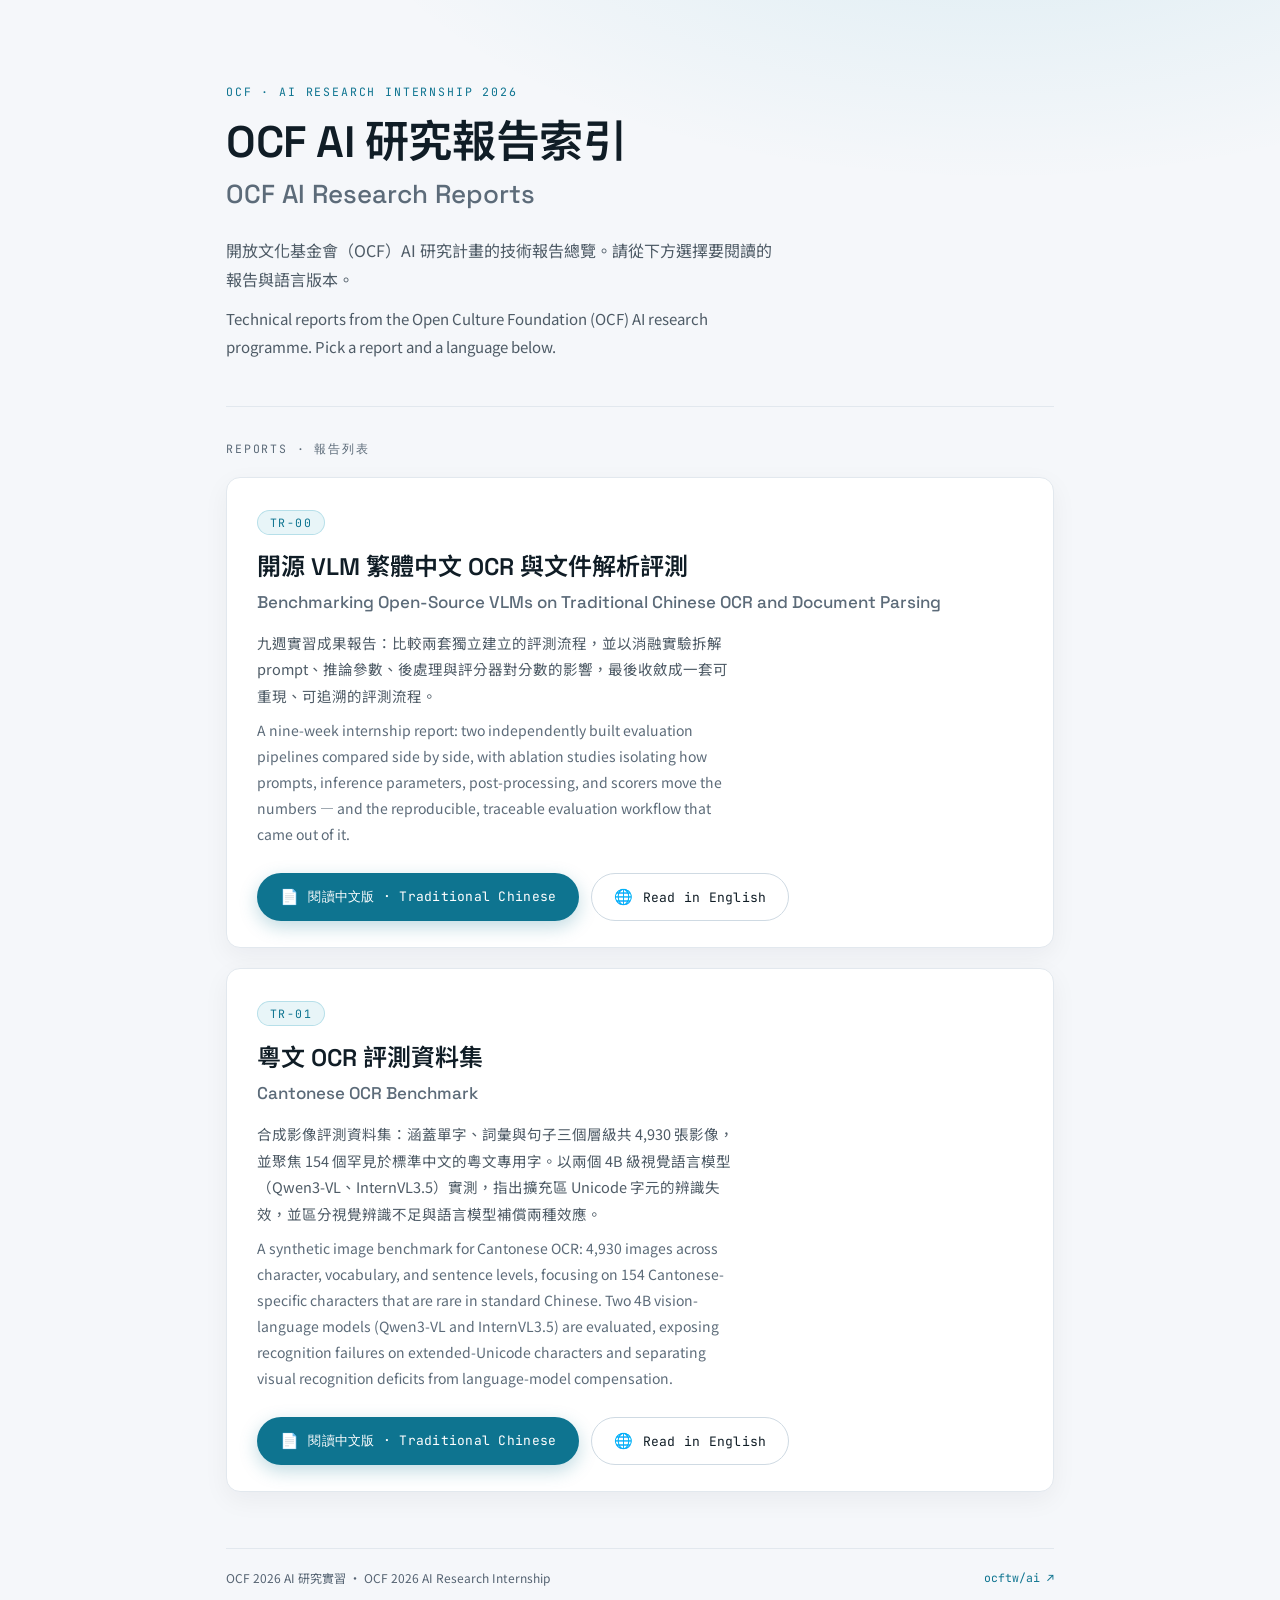
<file: index.html>
<!DOCTYPE html>
<html lang="zh-Hant">
<head>
  <meta charset="utf-8">
  <meta name="viewport" content="width=device-width, initial-scale=1">
  <meta name="description" content="OCF 2026 AI 研究實習：技術報告索引 / OCF 2026 AI Research Internship: technical report index.">
  <title>OCF AI 研究報告索引 | OCF AI Research Reports</title>

  <!-- 字型：無法連線時會自動使用系統字型。 -->
  <link rel="preconnect" href="https://fonts.googleapis.com">
  <link rel="preconnect" href="https://fonts.gstatic.com" crossorigin>
  <link href="https://fonts.googleapis.com/css2?family=JetBrains+Mono:wght@400;500;700&family=Noto+Sans+TC:wght@300;400;500;600;700&family=Space+Grotesk:wght@400;500;600&display=swap" rel="stylesheet">

  <style>
    :root {
      --color-ink: #101d26;
      --color-body: #4e5b66;
      --color-muted: #5c6b79;
      --color-brand: #0e7490;
      --color-surface: #ffffff;
      --color-page: #f5f7fa;
      --color-border: #e2e8ee;
      --font-display: "Space Grotesk", "Noto Sans TC", sans-serif;
      --font-body: "Noto Sans TC", "Space Grotesk", system-ui, sans-serif;
      --font-mono: "JetBrains Mono", monospace;
    }

    * { box-sizing: border-box; }

    html { scroll-behavior: smooth; }

    body {
      margin: 0;
      min-height: 100vh;
      background: radial-gradient(1100px 560px at 78% -10%, rgb(8 145 178 / 12%), transparent 62%), var(--color-page);
      color: var(--color-ink);
      font-family: var(--font-body);
      -webkit-font-smoothing: antialiased;
    }

    a { color: var(--color-brand); text-decoration: none; }
    a:hover { color: #0369a1; }
    ::selection { background: rgb(8 145 178 / 22%); }

    .shell {
      max-width: 880px;
      margin: 0 auto;
      padding: 84px 26px 72px;
    }

    .masthead__eyebrow {
      font-family: var(--font-mono);
      font-size: 11.5px;
      letter-spacing: .16em;
      text-transform: uppercase;
      color: var(--color-brand);
    }

    .masthead__title {
      font-family: var(--font-display);
      font-size: 44px;
      line-height: 1.18;
      font-weight: 600;
      margin: 18px 0 0;
      letter-spacing: -.01em;
    }

    .masthead__title-en {
      display: block;
      font-size: 26px;
      font-weight: 500;
      color: var(--color-muted);
      margin-top: 10px;
      letter-spacing: 0;
    }

    .masthead__lede {
      font-size: 16px;
      line-height: 1.85;
      color: var(--color-body);
      max-width: 62ch;
      margin: 26px 0 0;
    }

    .masthead__lede + .masthead__lede { margin-top: 10px; font-size: 15px; }

    .rule {
      height: 1px;
      background: var(--color-border);
      margin: 46px 0 34px;
    }

    .list-label {
      font-family: var(--font-mono);
      font-size: 11.5px;
      letter-spacing: .16em;
      text-transform: uppercase;
      color: var(--color-muted);
      margin-bottom: 20px;
    }

    .report-card {
      background: var(--color-surface);
      border: 1px solid var(--color-border);
      border-radius: 14px;
      padding: 30px 30px 26px;
      box-shadow: 0 8px 26px rgb(16 29 38 / 5%);
    }

    .report-card + .report-card { margin-top: 20px; }

    .report-card__id {
      display: inline-block;
      font-family: var(--font-mono);
      font-size: 11.5px;
      letter-spacing: .12em;
      color: var(--color-brand);
      background: rgb(8 145 178 / 9%);
      border: 1px solid rgb(8 145 178 / 22%);
      border-radius: 999px;
      padding: 4px 12px;
    }

    .report-card__title {
      font-family: var(--font-display);
      font-size: 24px;
      font-weight: 600;
      line-height: 1.35;
      margin: 16px 0 0;
    }

    .report-card__title-en {
      display: block;
      font-size: 17px;
      font-weight: 500;
      color: var(--color-muted);
      margin-top: 7px;
    }

    .report-card__desc {
      font-size: 14.5px;
      line-height: 1.85;
      color: var(--color-body);
      margin: 16px 0 0;
      max-width: 60ch;
    }

    .report-card__desc--en { font-size: 14px; color: var(--color-muted); margin-top: 8px; }

    .button-row {
      display: flex;
      flex-wrap: wrap;
      gap: 12px;
      margin-top: 26px;
    }

    .button {
      display: inline-flex;
      align-items: center;
      gap: 9px;
      padding: 13px 22px;
      border-radius: 999px;
      font-family: var(--font-mono);
      font-size: 13px;
      letter-spacing: .02em;
      border: 1px solid transparent;
      transition: transform .15s ease, box-shadow .15s ease, background .15s ease, color .15s ease;
    }

    .button:hover { transform: translateY(-1px); }

    .button--primary {
      background: var(--color-brand);
      color: #fff;
      box-shadow: 0 6px 18px rgb(14 116 144 / 26%);
    }

    .button--primary:hover { background: #0b5f76; color: #fff; }

    .button--outline {
      background: rgb(255 255 255 / 90%);
      border-color: #cfdae3;
      color: var(--color-ink);
    }

    .button--outline:hover { border-color: var(--color-brand); color: var(--color-brand); }

    .button__flag { font-size: 15px; }

    .page-footer {
      margin-top: 56px;
      padding-top: 20px;
      border-top: 1px solid var(--color-border);
      display: flex;
      flex-wrap: wrap;
      gap: 10px 18px;
      justify-content: space-between;
      align-items: center;
      font-size: 12px;
      color: #556372;
    }

    .page-footer__eyebrow { font-family: var(--font-mono); font-size: 11.5px; }

    @media (max-width: 640px) {
      .shell { padding: 52px 20px 60px; }
      .masthead__title { font-size: 32px; }
      .masthead__title-en { font-size: 20px; }
      .report-card { padding: 24px 22px 22px; }
      .button { width: 100%; justify-content: center; }
    }
  </style>
</head>
<body>

<div class="shell">

  <header class="masthead">
    <div class="masthead__eyebrow">OCF · AI Research Internship 2026</div>
    <h1 class="masthead__title">
      OCF AI 研究報告索引
      <span class="masthead__title-en">OCF AI Research Reports</span>
    </h1>
    <p class="masthead__lede">開放文化基金會（OCF）AI 研究計畫的技術報告總覽。請從下方選擇要閱讀的報告與語言版本。</p>
    <p class="masthead__lede">Technical reports from the Open Culture Foundation (OCF) AI research programme. Pick a report and a language below.</p>
  </header>

  <div class="rule"></div>

  <div class="list-label">Reports · 報告列表</div>

  <article class="report-card">
    <span class="report-card__id">TR-00</span>
    <h2 class="report-card__title">
      開源 VLM 繁體中文 OCR 與文件解析評測
      <span class="report-card__title-en">Benchmarking Open-Source VLMs on Traditional Chinese OCR and Document Parsing</span>
    </h2>
    <p class="report-card__desc">九週實習成果報告：比較兩套獨立建立的評測流程，並以消融實驗拆解 prompt、推論參數、後處理與評分器對分數的影響，最後收斂成一套可重現、可追溯的評測流程。</p>
    <p class="report-card__desc report-card__desc--en">A nine-week internship report: two independently built evaluation pipelines compared side by side, with ablation studies isolating how prompts, inference parameters, post-processing, and scorers move the numbers — and the reproducible, traceable evaluation workflow that came out of it.</p>

    <div class="button-row">
      <a class="button button--primary" href="TR-00.html" hreflang="zh-Hant">
        <span class="button__flag">📄</span>閱讀中文版 · Traditional Chinese
      </a>
      <a class="button button--outline" href="TR-00-en.html" hreflang="en">
        <span class="button__flag">🌐</span>Read in English
      </a>
    </div>
  </article>

  <article class="report-card">
    <span class="report-card__id">TR-01</span>
    <h2 class="report-card__title">
      粵文 OCR 評測資料集
      <span class="report-card__title-en">Cantonese OCR Benchmark</span>
    </h2>
    <p class="report-card__desc">合成影像評測資料集：涵蓋單字、詞彙與句子三個層級共 4,930 張影像，並聚焦 154 個罕見於標準中文的粵文專用字。以兩個 4B 級視覺語言模型（Qwen3-VL、InternVL3.5）實測，指出擴充區 Unicode 字元的辨識失效，並區分視覺辨識不足與語言模型補償兩種效應。</p>
    <p class="report-card__desc report-card__desc--en">A synthetic image benchmark for Cantonese OCR: 4,930 images across character, vocabulary, and sentence levels, focusing on 154 Cantonese-specific characters that are rare in standard Chinese. Two 4B vision-language models (Qwen3-VL and InternVL3.5) are evaluated, exposing recognition failures on extended-Unicode characters and separating visual recognition deficits from language-model compensation.</p>

    <div class="button-row">
      <a class="button button--primary" href="https://trickster-2005.github.io/Cantonese-OCR-Benchmark/" hreflang="zh-Hant">
        <span class="button__flag">📄</span>閱讀中文版 · Traditional Chinese
      </a>
      <a class="button button--outline" href="https://trickster-2005.github.io/Cantonese-OCR-Benchmark/en/" hreflang="en">
        <span class="button__flag">🌐</span>Read in English
      </a>
    </div>
  </article>

  <footer class="page-footer">
    <span>OCF 2026 AI 研究實習 · OCF 2026 AI Research Internship</span>
    <a class="page-footer__eyebrow" href="https://github.com/ocftw/ai">ocftw/ai ↗</a>
  </footer>

</div>

</body>
</html>
</file>
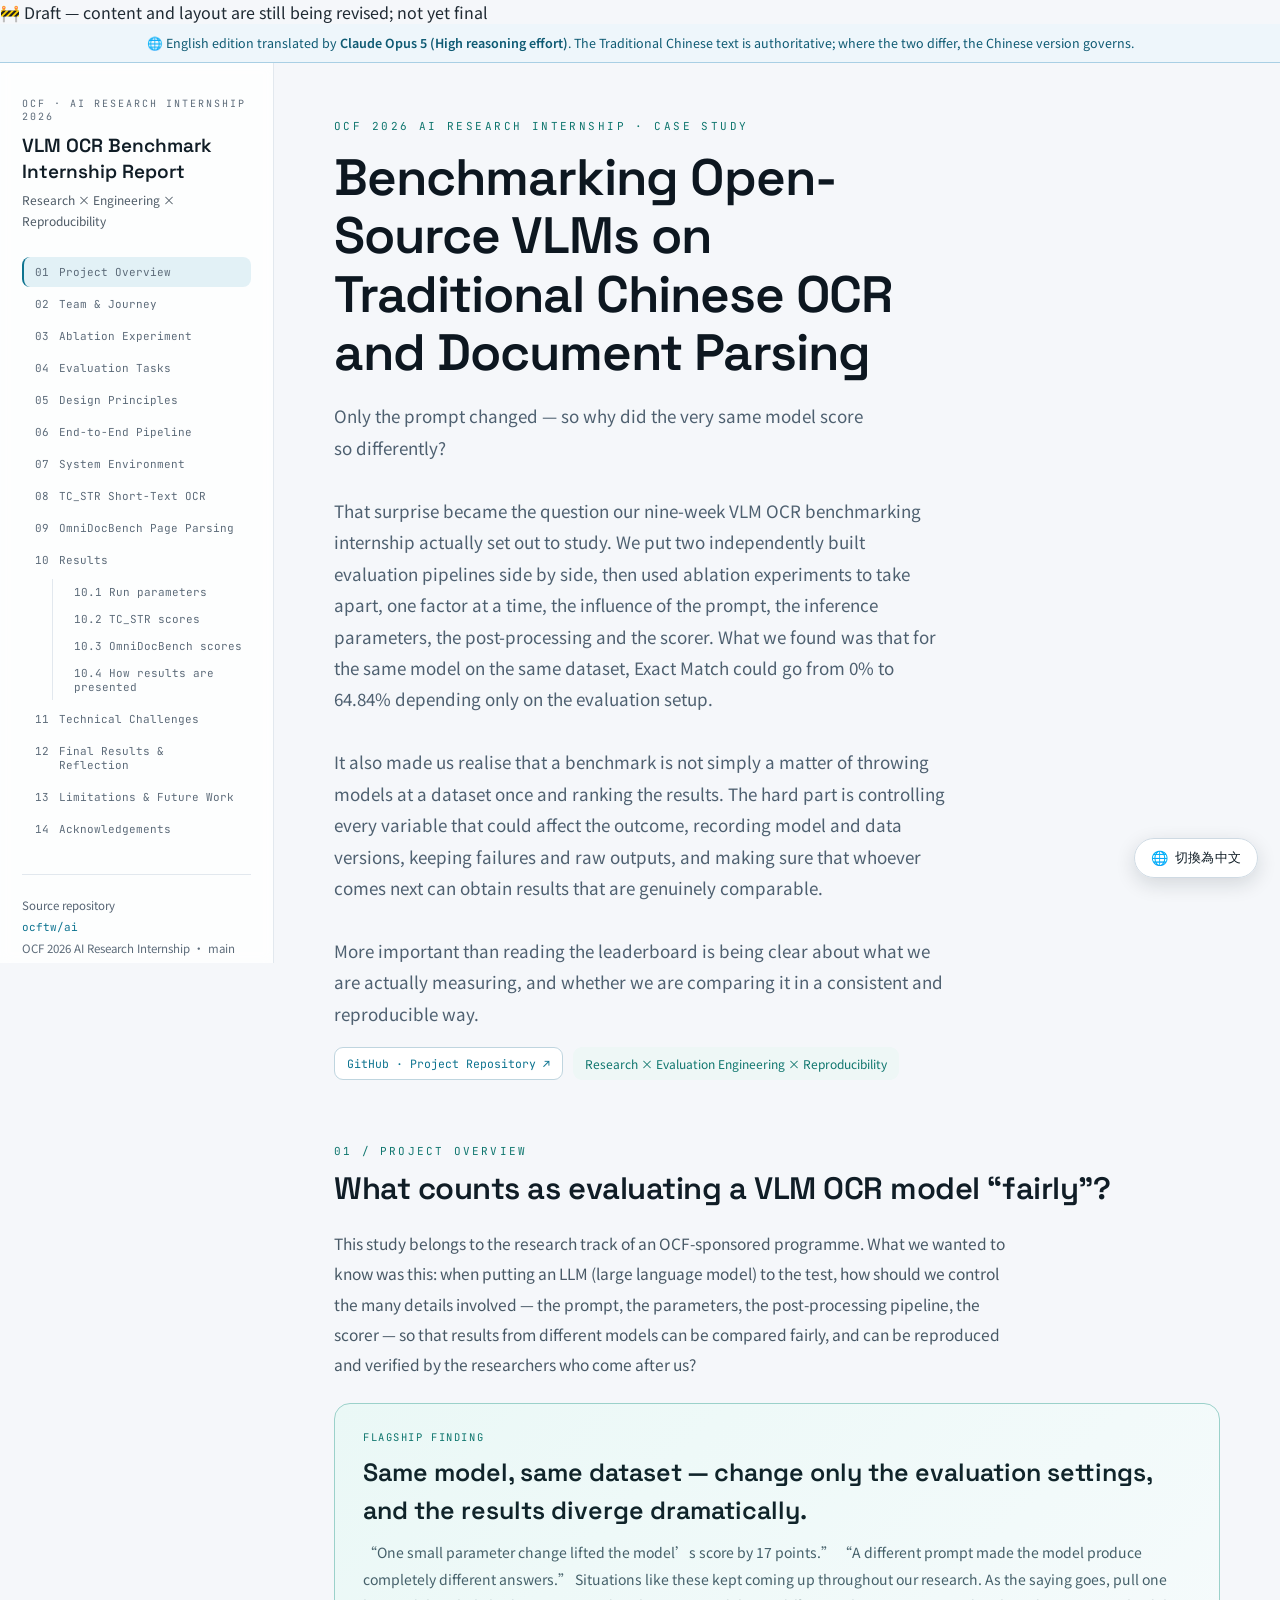
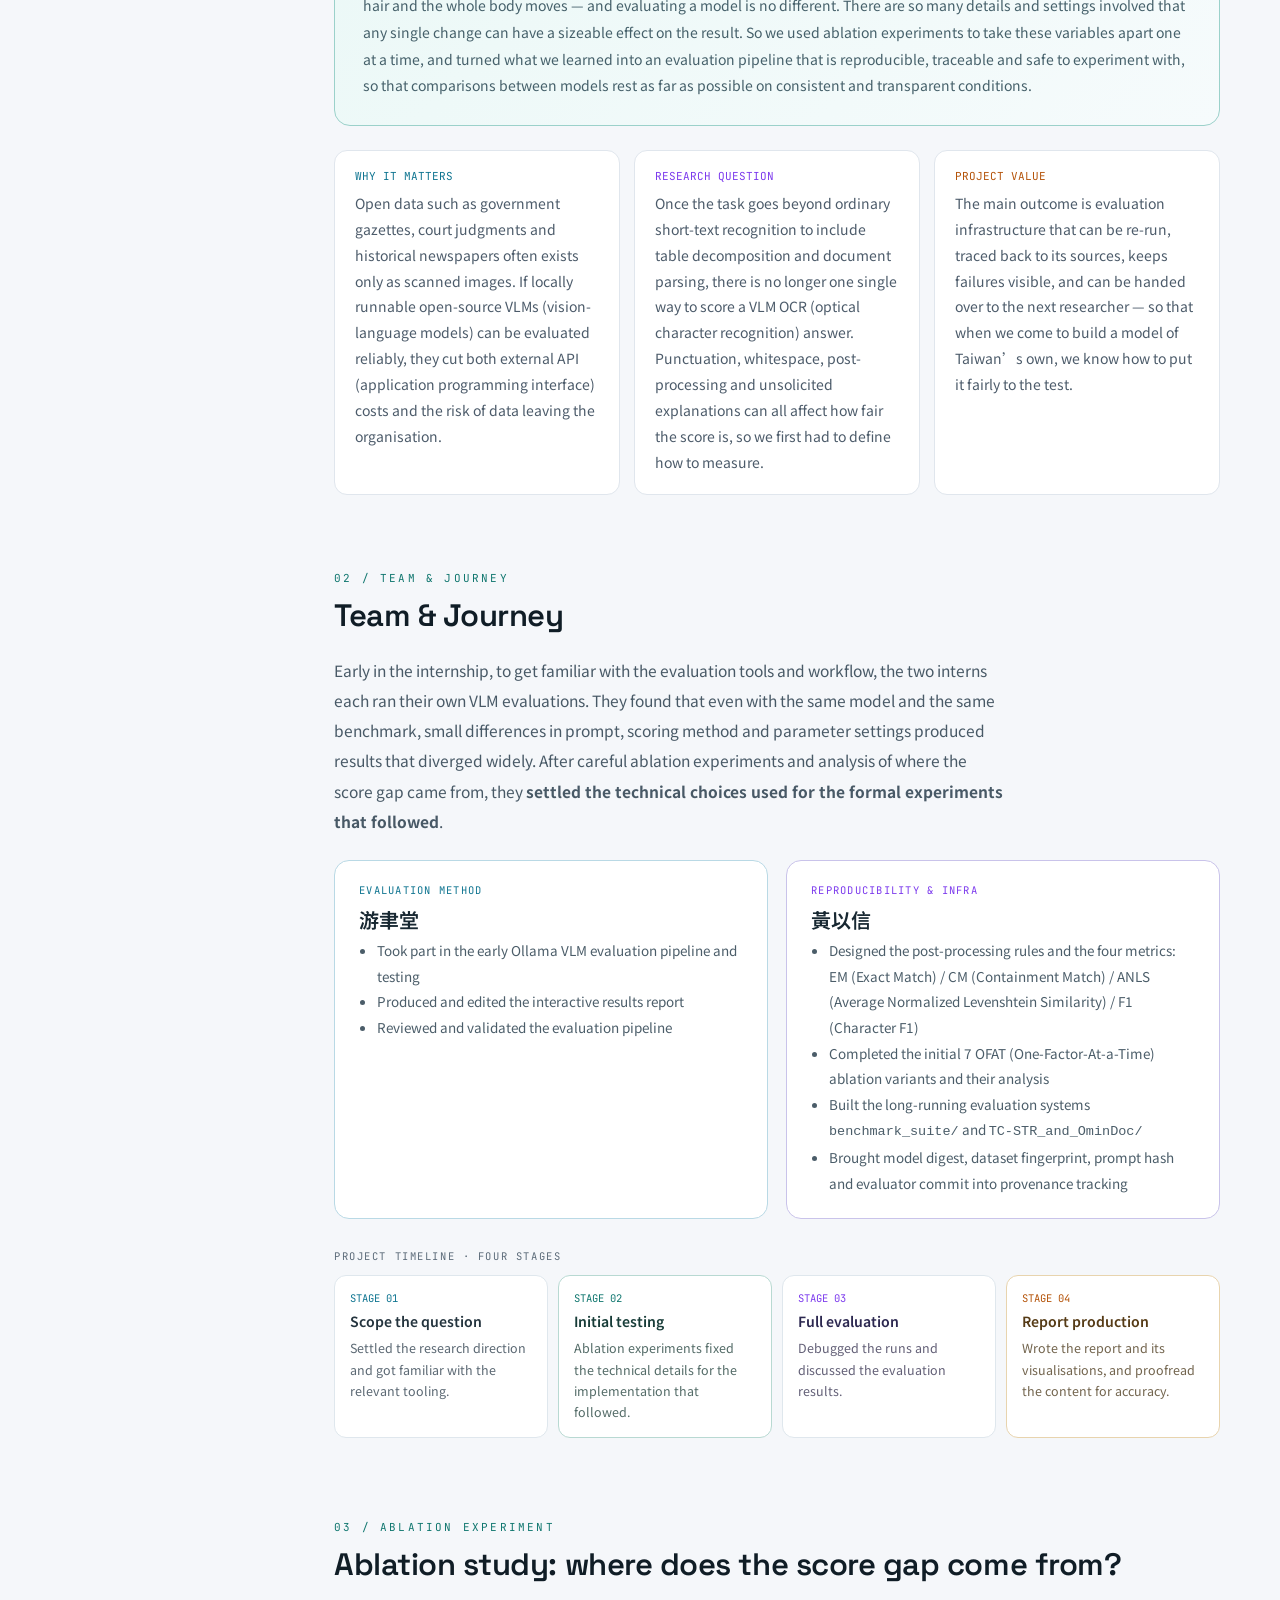
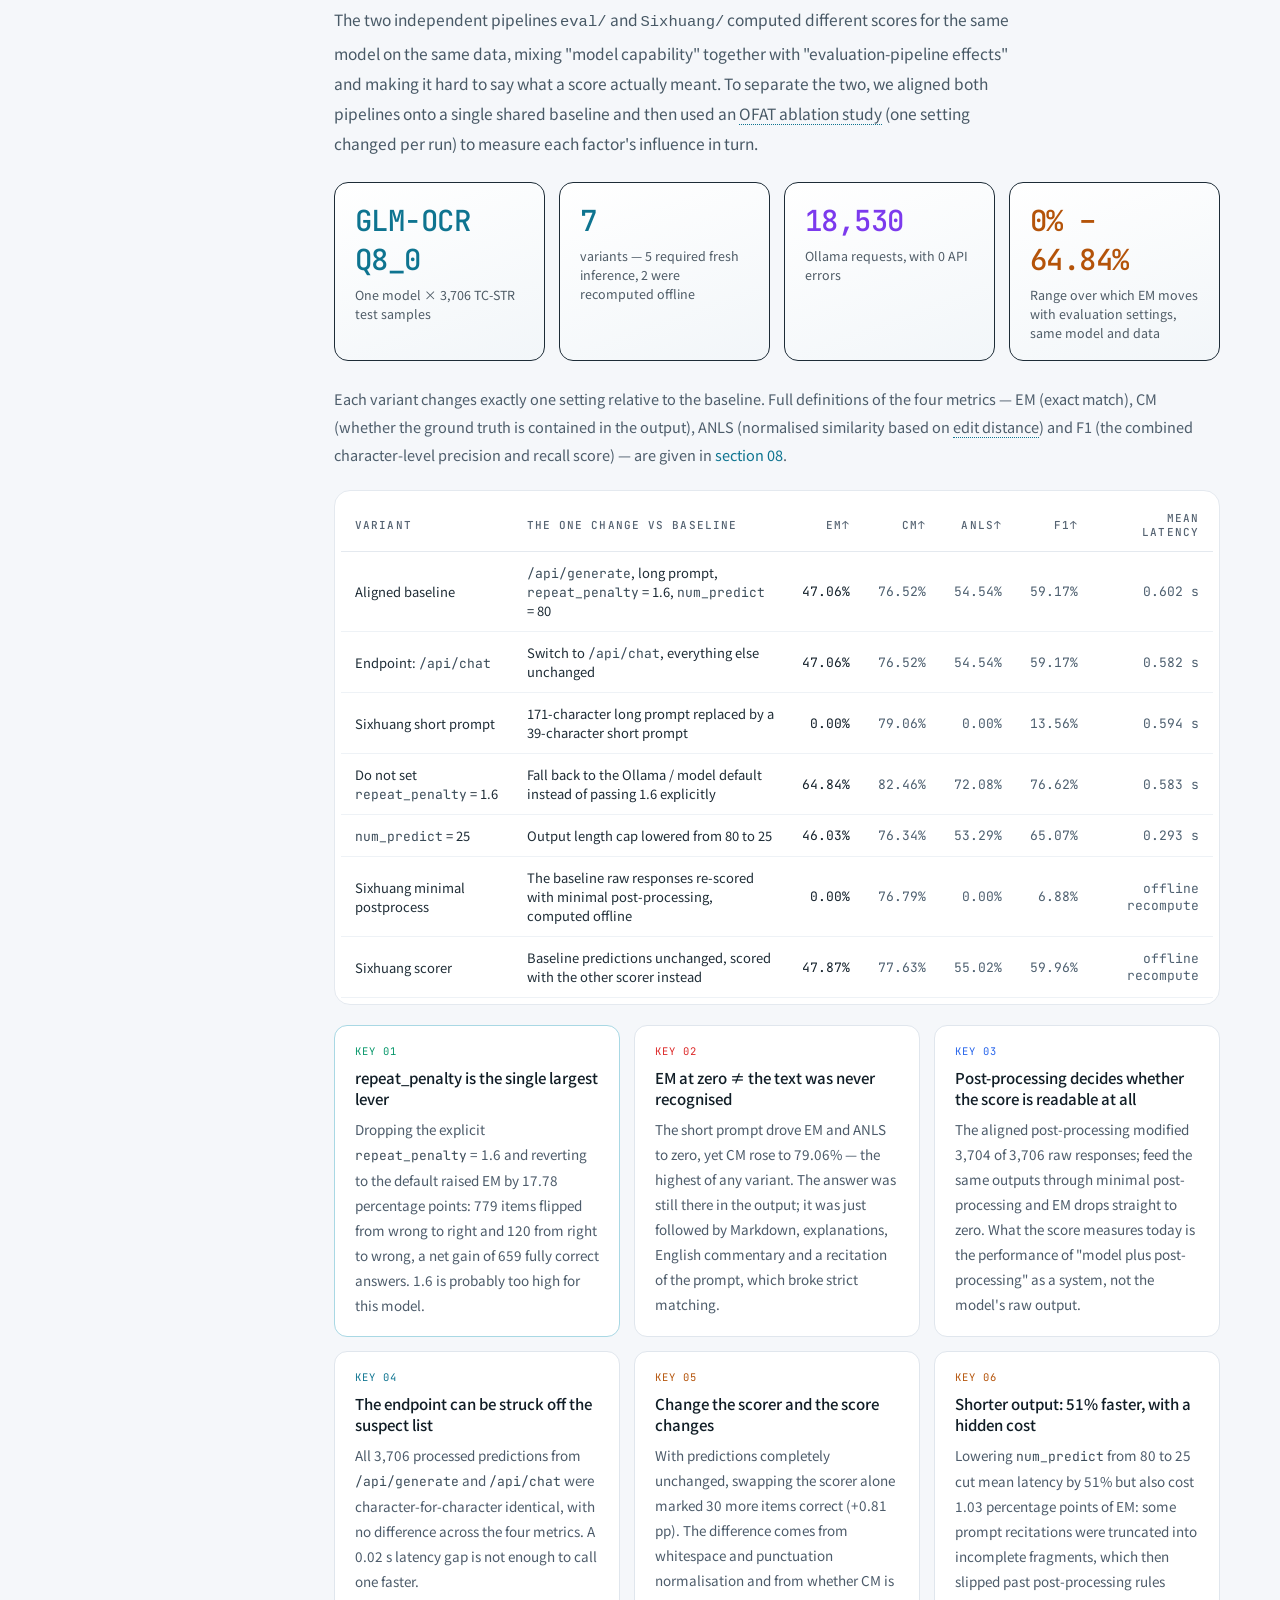
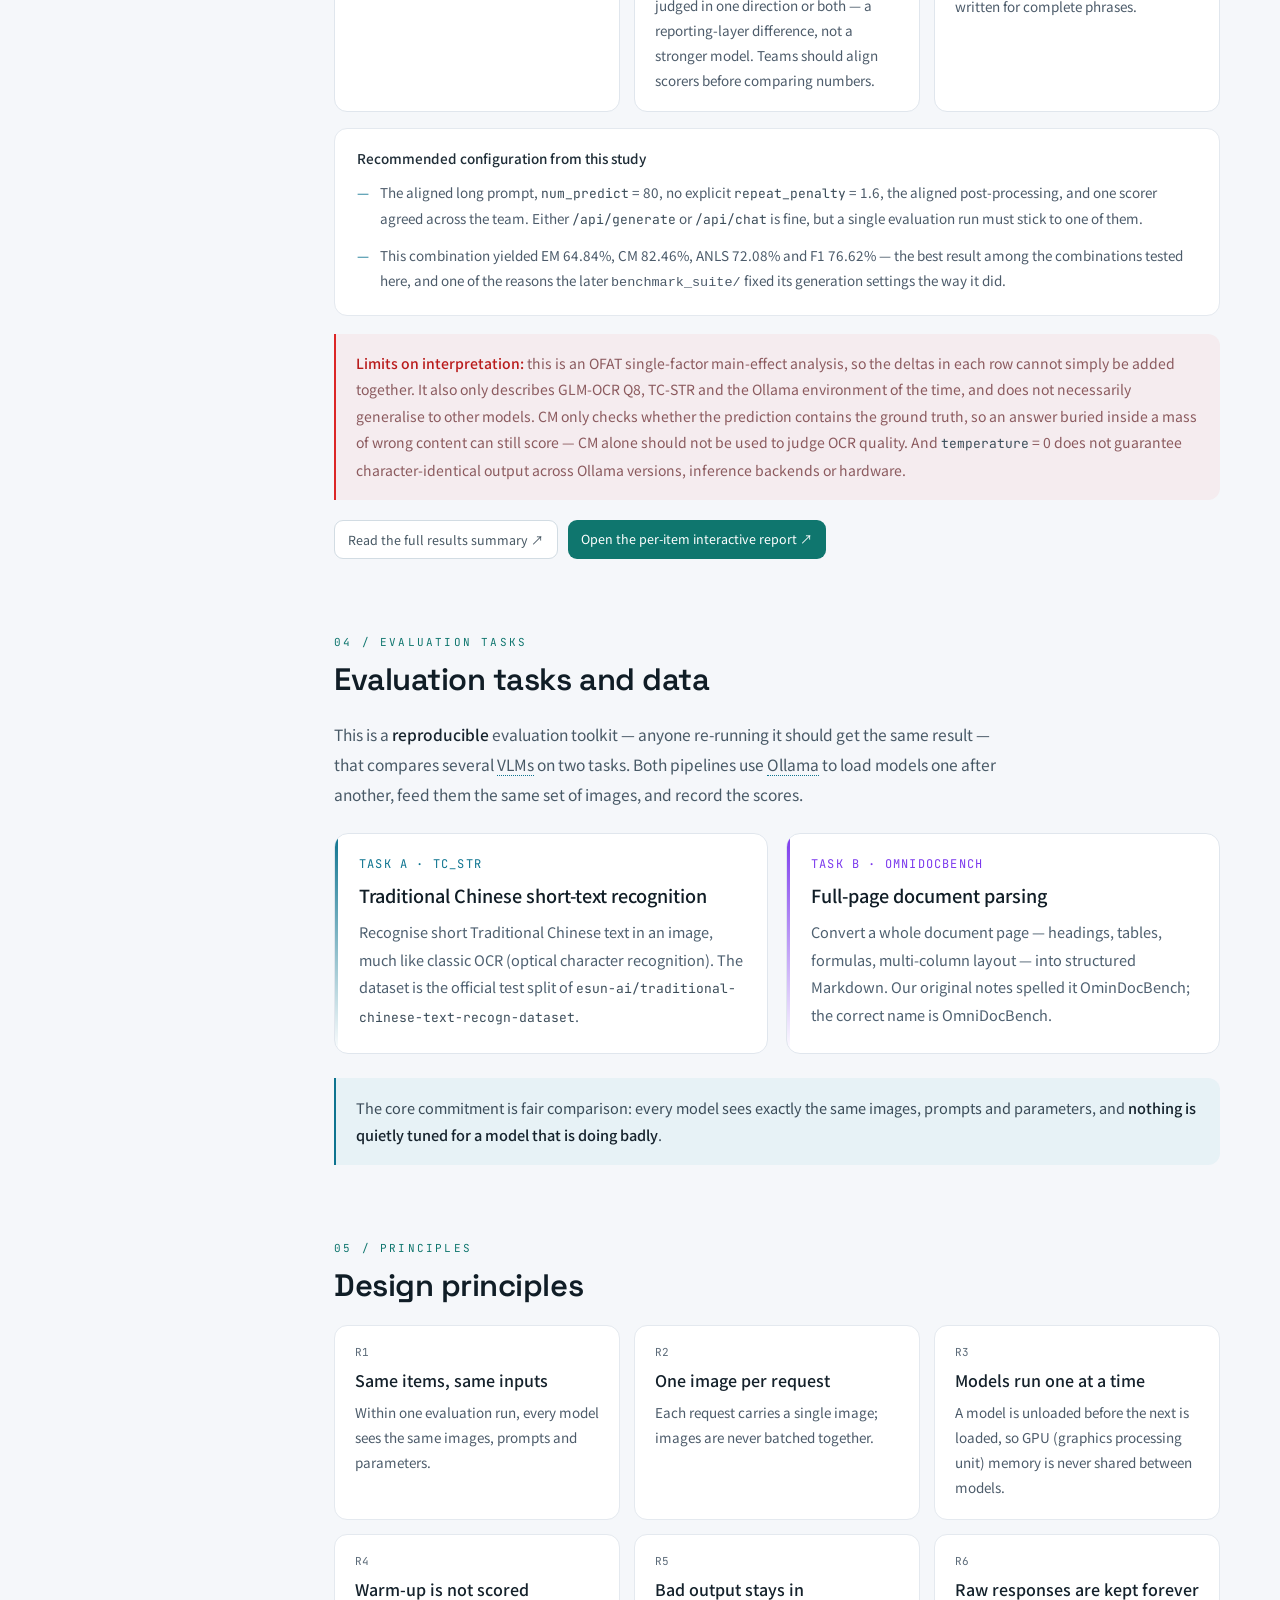
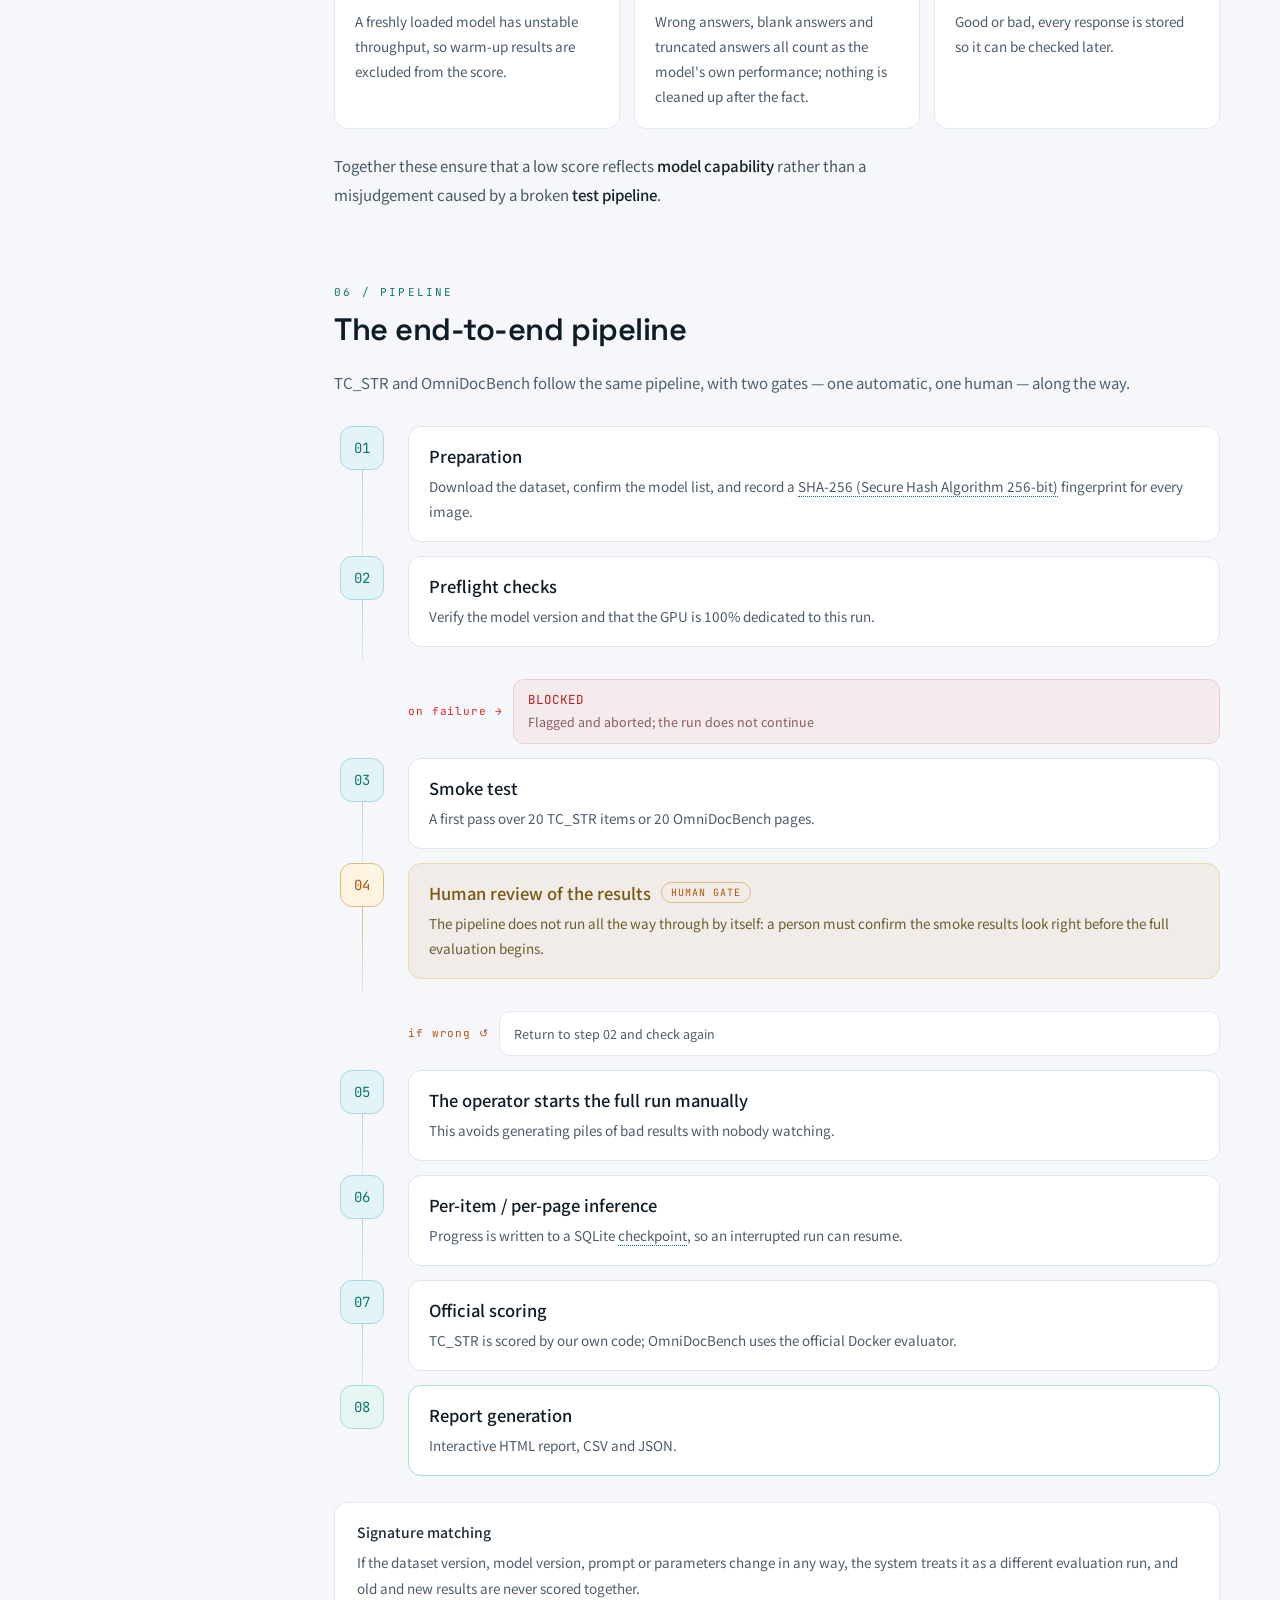
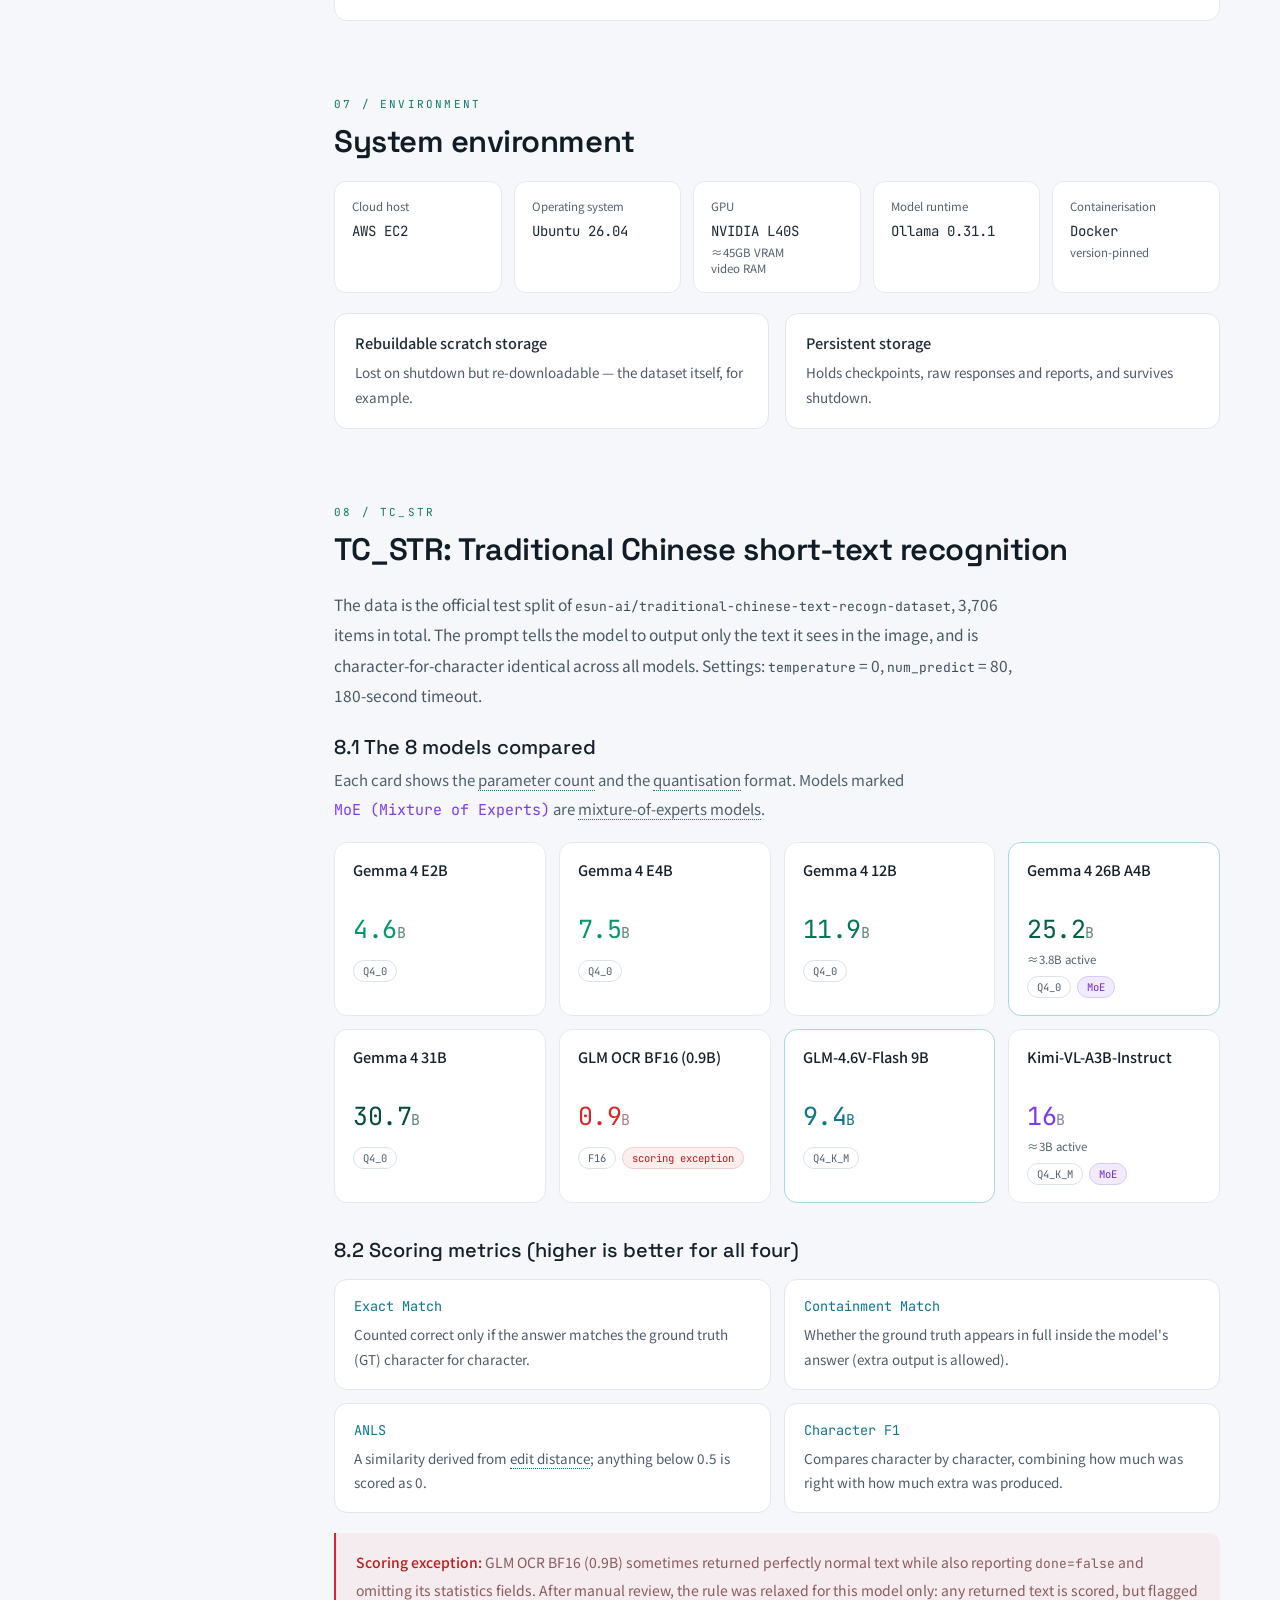
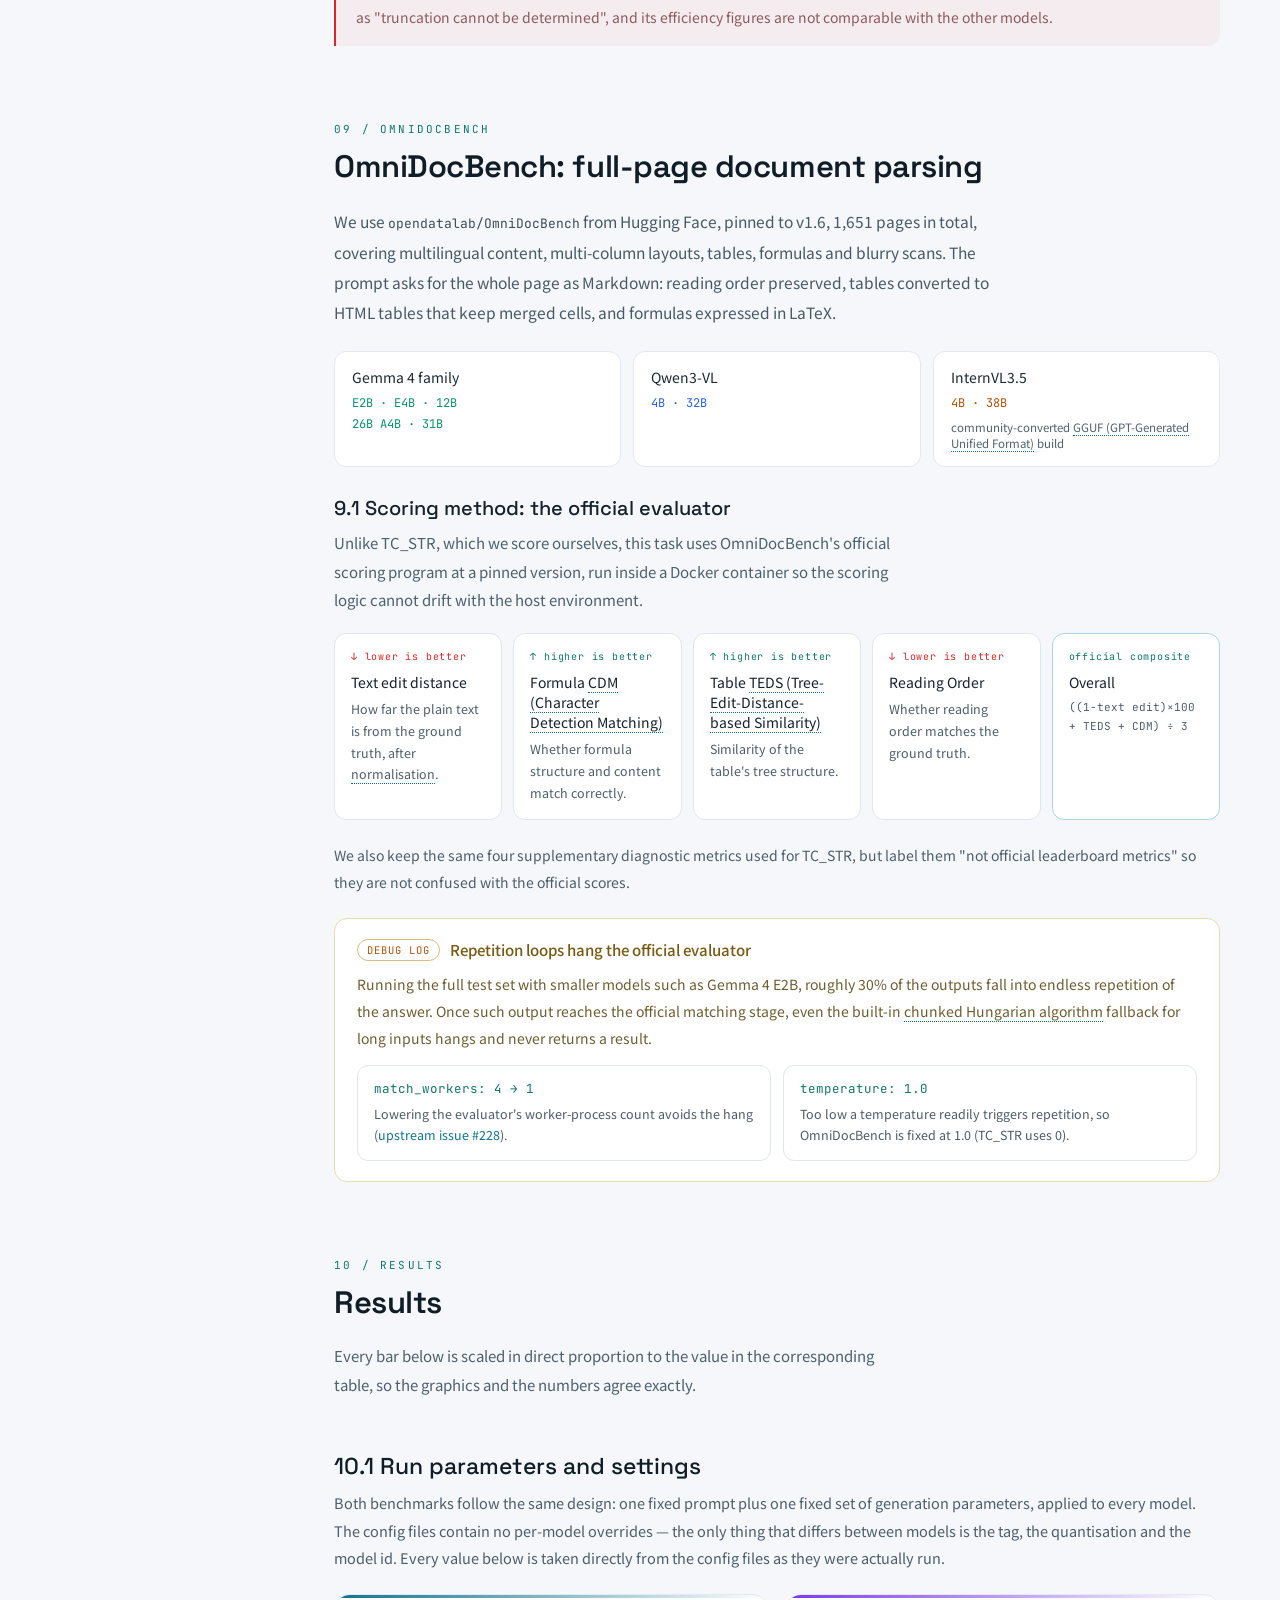
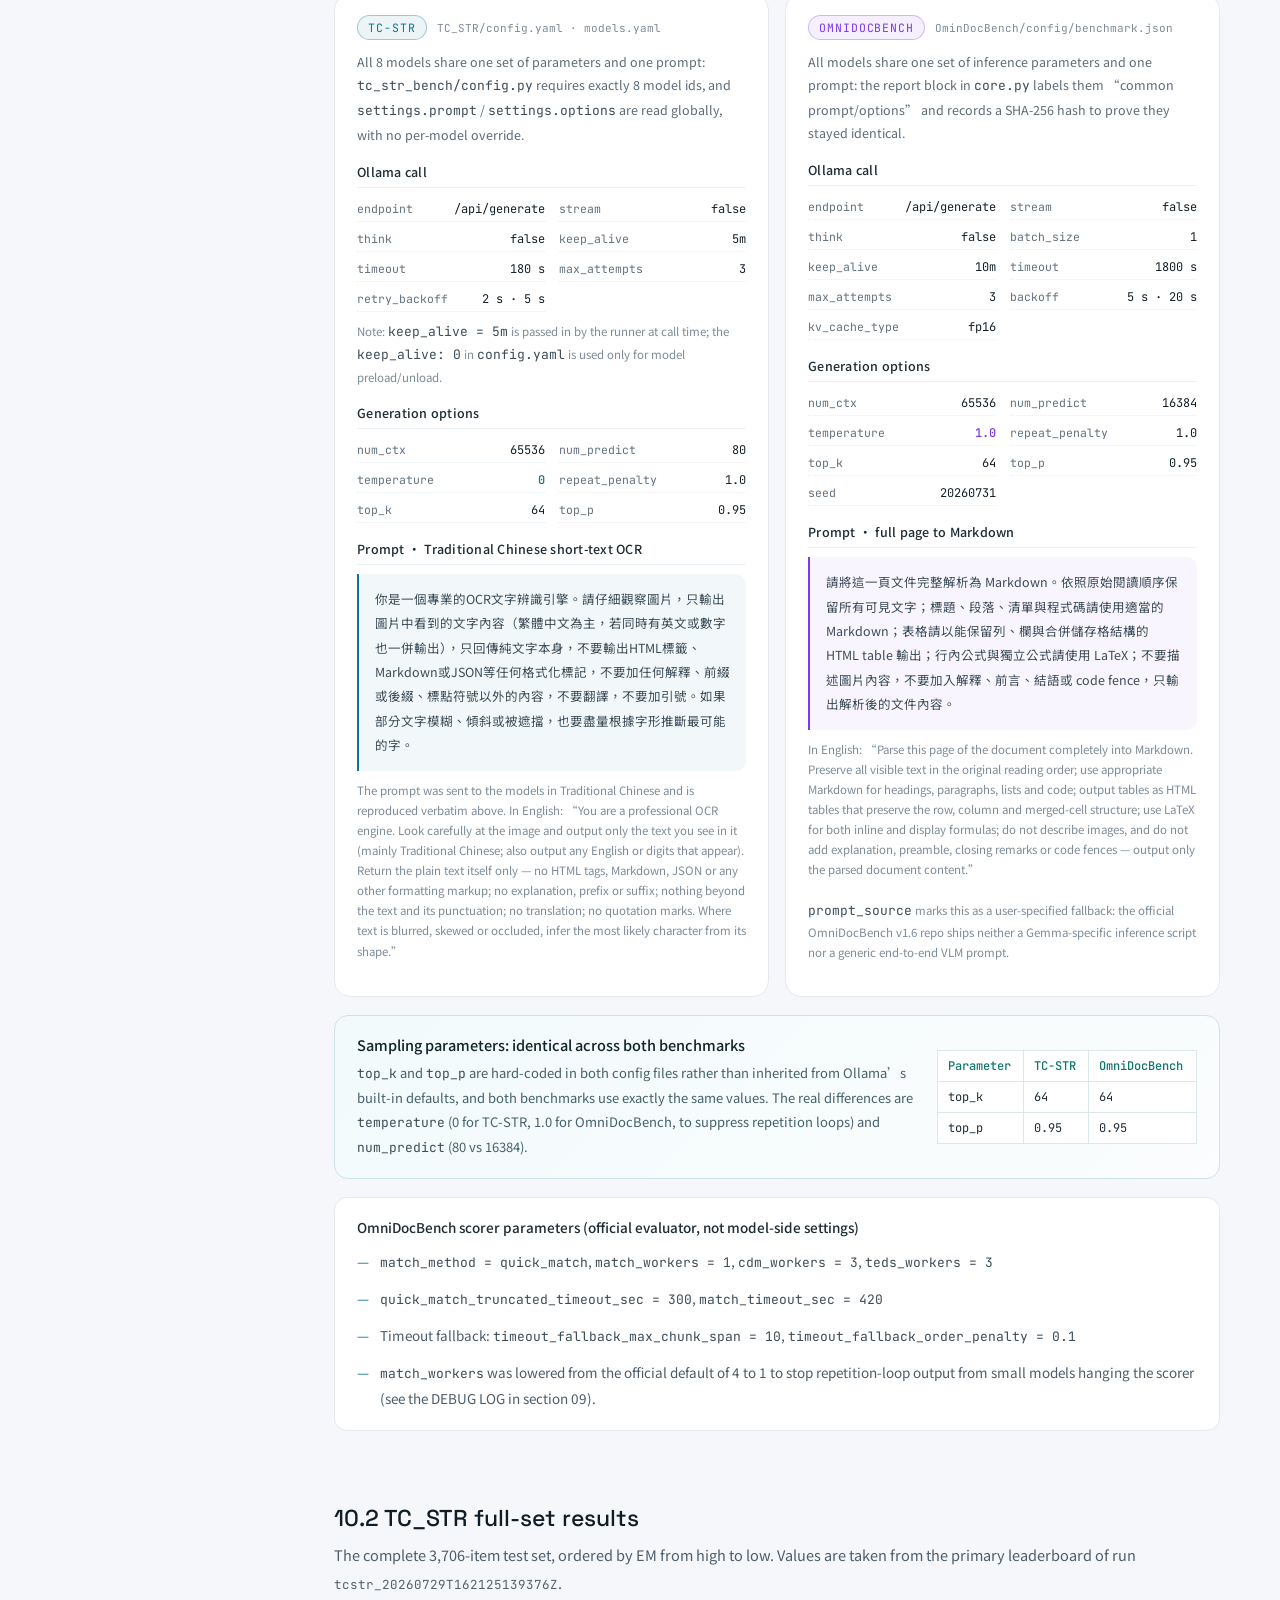
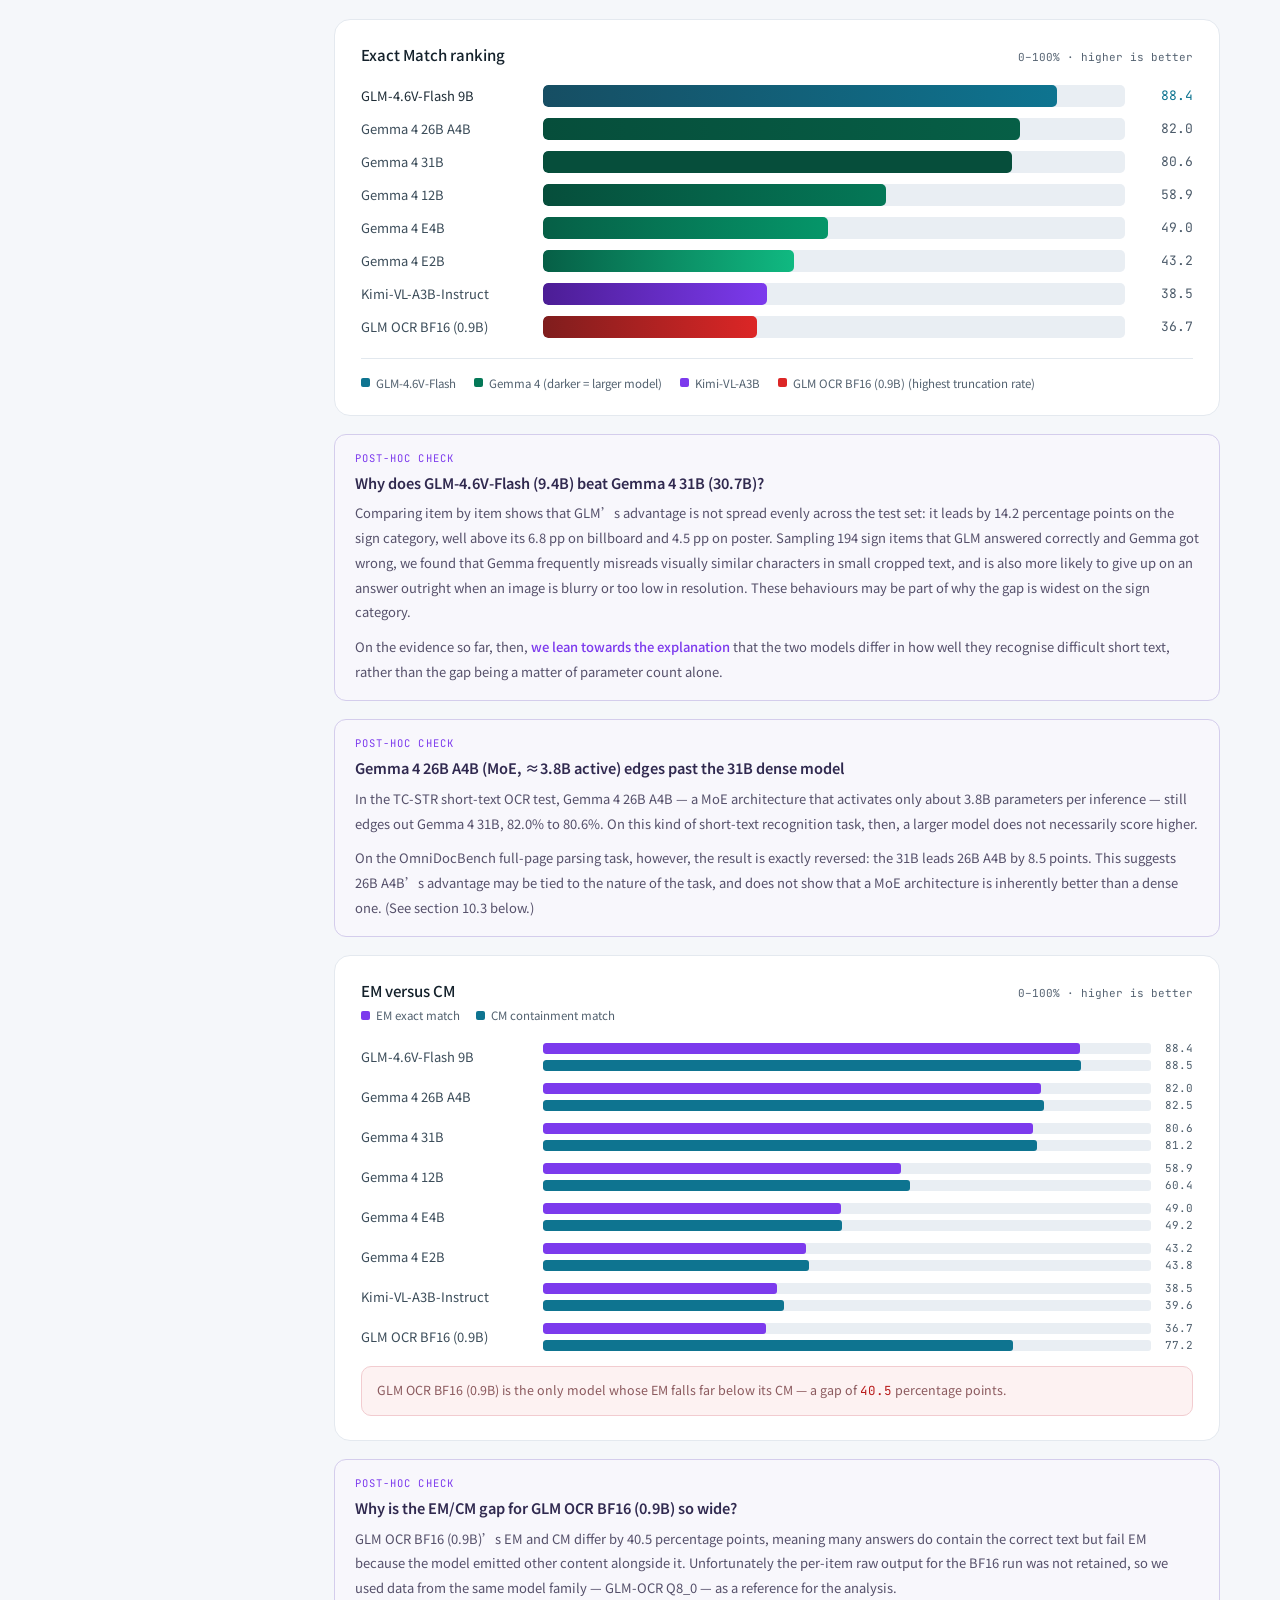
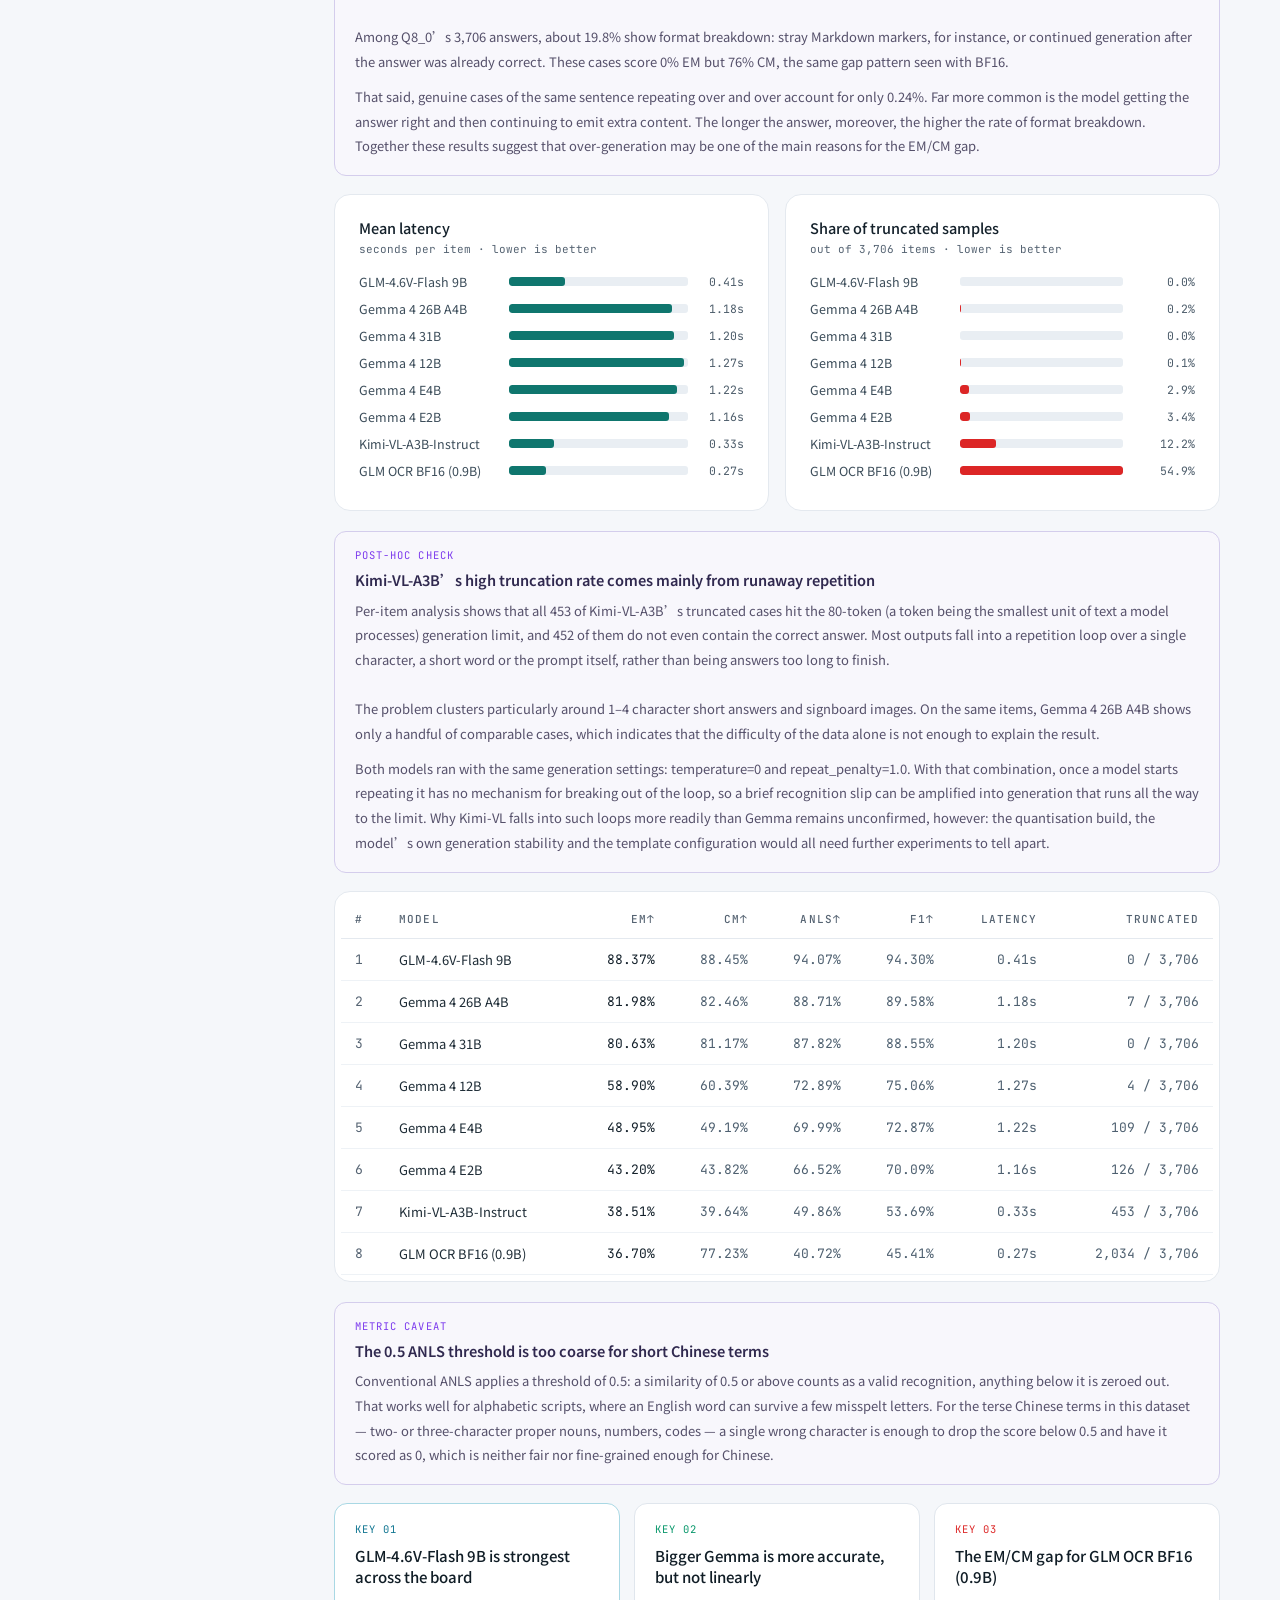
<file: index-en.html>
<!DOCTYPE html>
<html lang="en" data-lang="en">
<head>
  <meta charset="utf-8">
  <meta name="viewport" content="width=device-width, initial-scale=1">
  <meta name="description" content="OCF 2026 AI Research Internship: benchmarking open-source VLMs on Traditional Chinese OCR and document parsing.">
  <title>[Draft] VLM OCR Benchmark Internship Report | OCF 2026</title>

  <!-- Fonts: falls back to system fonts when offline. -->
  <link rel="preconnect" href="https://fonts.googleapis.com">
  <link rel="preconnect" href="https://fonts.gstatic.com" crossorigin>
  <link href="https://fonts.googleapis.com/css2?family=JetBrains+Mono:wght@400;500;700&family=Noto+Sans+TC:wght@300;400;500;600;700&family=Space+Grotesk:wght@400;500;600&display=swap" rel="stylesheet">
  <link rel="stylesheet" href="styles.css">
</head>
<body>

<div class="draft-banner">
  <span data-lang="en">🚧 Draft — content and layout are still being revised; not yet final</span>
</div>

<div class="translation-banner" data-lang="en">🌐 English edition translated by <strong>Claude Opus 5 (High reasoning effort)</strong>. The Traditional Chinese text is authoritative; where the two differ, the Chinese version governs.</div>

<a class="lang-toggle" href="index.html" hreflang="zh-Hant"
   aria-label="Switch to the Traditional Chinese version">
  <span class="lang-toggle__icon">🌐</span>
  <span class="lang-toggle__label">切換為中文</span>
</a>

<div class="page-layout">
  <aside class="sidebar" aria-label="Section navigation">
    <div class="sidebar__eyebrow">OCF · AI RESEARCH INTERNSHIP 2026</div>
    <div class="sidebar__title" data-lang="en">VLM OCR Benchmark<br>Internship Report</div>
    <div class="sidebar__subtitle">Research × Engineering × Reproducibility</div>
    <nav class="sidebar__nav" aria-label="Table of contents">
      <a class="toc-link" data-toc="project" href="#project"><span>01</span><span data-lang="en">Project Overview</span></a>
      <a class="toc-link" data-toc="journey" href="#journey"><span>02</span><span data-lang="en">Team &amp; Journey</span></a>
      <a class="toc-link" data-toc="ablation" href="#ablation"><span>03</span><span data-lang="en">Ablation Experiment</span></a>
      <a class="toc-link" data-toc="intro" href="#intro"><span>04</span><span data-lang="en">Evaluation Tasks</span></a>
      <a class="toc-link" data-toc="principles" href="#principles"><span>05</span><span data-lang="en">Design Principles</span></a>
      <a class="toc-link" data-toc="pipeline" href="#pipeline"><span>06</span><span data-lang="en">End-to-End Pipeline</span></a>
      <a class="toc-link" data-toc="env" href="#env"><span>07</span><span data-lang="en">System Environment</span></a>
      <a class="toc-link" data-toc="tcstr" href="#tcstr"><span>08</span><span data-lang="en">TC_STR Short-Text OCR</span></a>
      <a class="toc-link" data-toc="omni" href="#omni"><span>09</span><span data-lang="en">OmniDocBench Page Parsing</span></a>
      <a class="toc-link" data-toc="results" href="#results"><span>10</span><span data-lang="en">Results</span></a>
      <div class="toc-subnav">
        <a class="toc-link toc-link--sub" data-toc="results-config" href="#results-config"><span data-lang="en">10.1 Run parameters</span></a>
        <a class="toc-link toc-link--sub" data-toc="results-tcstr" href="#results-tcstr"><span data-lang="en">10.2 TC_STR scores</span></a>
        <a class="toc-link toc-link--sub" data-toc="results-omni" href="#results-omni"><span data-lang="en">10.3 OmniDocBench scores</span></a>
        <a class="toc-link toc-link--sub" data-toc="results-present" href="#results-present"><span data-lang="en">10.4 How results are presented</span></a>
      </div>
      <a class="toc-link" data-toc="challenges" href="#challenges"><span>11</span><span data-lang="en">Technical Challenges</span></a>
      <a class="toc-link" data-toc="deliverables" href="#deliverables"><span>12</span><span data-lang="en">Final Results &amp; Reflection</span></a>
      <a class="toc-link" data-toc="summary" href="#summary"><span>13</span><span data-lang="en">Limitations &amp; Future Work</span></a>
      <a class="toc-link" data-toc="acknowledgements" href="#acknowledgements"><span>14</span><span data-lang="en">Acknowledgements</span></a>
    </nav>
    <div class="sidebar__footer">
      <span class="sidebar__footer-label" data-lang="en">Source repository</span><br><a href="https://github.com/ocftw/ai">ocftw/ai</a><br><span data-lang="en">OCF 2026 AI Research Internship · main</span>
    </div>
  </aside>
  <main class="main-content">
    <div class="report-content">
      <header class="report-hero">
        <div class="report-hero__eyebrow">OCF 2026 AI RESEARCH INTERNSHIP · CASE STUDY</div>
        <h1 data-lang="en">Benchmarking Open-Source VLMs on Traditional Chinese OCR and Document Parsing</h1>
        <p class="report-hero__summary" data-lang="en">Only the prompt changed &mdash; so why did the very same model score so differently?<br><br>That surprise became the question our nine-week VLM OCR benchmarking internship actually set out to study. We put two independently built evaluation pipelines side by side, then used ablation experiments to take apart, one factor at a time, the influence of the prompt, the inference parameters, the post-processing and the scorer. What we found was that for the same model on the same dataset, Exact Match could go from 0% to 64.84% depending only on the evaluation setup.<br><br>It also made us realise that a benchmark is not simply a matter of throwing models at a dataset once and ranking the results. The hard part is controlling every variable that could affect the outcome, recording model and data versions, keeping failures and raw outputs, and making sure that whoever comes next can obtain results that are genuinely comparable.<br><br>More important than reading the leaderboard is being clear about what we are actually measuring, and whether we are comparing it in a consistent and reproducible way.</p>
        <div class="report-hero__actions">
          <a class="button button--outline" href="https://github.com/ocftw/ai">GitHub · Project Repository ↗</a>
          <span class="tag" data-lang="en">Research × Evaluation Engineering × Reproducibility</span>
        </div>
      </header>
<section id="project" class="report-section">
<div class="section-eyebrow">01 / PROJECT OVERVIEW</div>
<h2 class="section-title" data-lang="en">What counts as evaluating a VLM OCR model &ldquo;fairly&rdquo;?</h2>
<p class="section-lede" data-lang="en">This study belongs to the research track of an OCF-sponsored programme. What we wanted to know was this: when putting an LLM (large language model) to the test, how should we control the many details involved — the prompt, the parameters, the post-processing pipeline, the scorer — so that results from different models can be compared fairly, and can be reproduced and verified by the researchers who come after us?</p>
<div class="callout--teal">
<div class="callout__eyebrow">FLAGSHIP FINDING</div>
<div class="callout__headline" data-lang="en">Same model, same dataset — change only the evaluation settings, and the results diverge dramatically.</div>
<p class="callout__note" data-lang="en">&ldquo;One small parameter change lifted the model&rsquo;s score by 17 points.&rdquo; &ldquo;A different prompt made the model produce completely different answers.&rdquo; Situations like these kept coming up throughout our research. As the saying goes, pull one hair and the whole body moves — and evaluating a model is no different. There are so many details and settings involved that any single change can have a sizeable effect on the result. So we used ablation experiments to take these variables apart one at a time, and turned what we learned into an evaluation pipeline that is reproducible, traceable and safe to experiment with, so that comparisons between models rest as far as possible on consistent and transparent conditions.</p>
</div>
<div class="context-grid">
<div class="context-card"><div class="eyebrow-label--cyan">WHY IT MATTERS</div><div class="context-card__body" data-lang="en">Open data such as government gazettes, court judgments and historical newspapers often exists only as scanned images. If locally runnable open-source VLMs (vision-language models) can be evaluated reliably, they cut both external API (application programming interface) costs and the risk of data leaving the organisation.</div></div>
<div class="context-card"><div class="eyebrow-label--violet">RESEARCH QUESTION</div><div class="context-card__body" data-lang="en">Once the task goes beyond ordinary short-text recognition to include table decomposition and document parsing, there is no longer one single way to score a VLM OCR (optical character recognition) answer. Punctuation, whitespace, post-processing and unsolicited explanations can all affect how fair the score is, so we first had to define how to measure.</div></div>
<div class="context-card"><div class="eyebrow-label--amber">PROJECT VALUE</div><div class="context-card__body" data-lang="en">The main outcome is evaluation infrastructure that can be re-run, traced back to its sources, keeps failures visible, and can be handed over to the next researcher — so that when we come to build a model of Taiwan&rsquo;s own, we know how to put it fairly to the test.</div></div>
</div>
</section>
<section id="journey" class="report-section">
<div class="section-eyebrow">02 / TEAM &amp; JOURNEY</div>
<h2 class="section-title" data-lang="en">Team &amp; Journey</h2>
<p class="section-lede" data-lang="en">Early in the internship, to get familiar with the evaluation tools and workflow, the two interns each ran their own VLM evaluations. They found that even with the same model and the same benchmark, small differences in prompt, scoring method and parameter settings produced results that diverged widely. After careful ablation experiments and analysis of where the score gap came from, they <strong>settled the technical choices used for the formal experiments that followed</strong>.</p>
<div class="people-grid">
<div class="person-card--method">
<div class="person-card__label--method">EVALUATION METHOD</div>
<div class="person-card__name">游聿堂</div>
<ul class="person-card__list" data-lang="en">
<li>Took part in the early Ollama VLM evaluation pipeline and testing</li>
<li>Produced and edited the interactive results report</li>
<li>Reviewed and validated the evaluation pipeline</li>
</ul>
</div>
<div class="person-card--infra">
<div class="person-card__label--infra">REPRODUCIBILITY &amp; INFRA</div>
<div class="person-card__name">黃以信</div>
<ul class="person-card__list" data-lang="en">
<li>Designed the post-processing rules and the four metrics: EM (Exact Match) / CM (Containment Match) / ANLS (Average Normalized Levenshtein Similarity) / F1 (Character F1)</li>
<li>Completed the initial 7 OFAT (One-Factor-At-a-Time) ablation variants and their analysis</li>
<li>Built the long-running evaluation systems <code>benchmark_suite/</code> and <code>TC-STR_and_OminDoc/</code></li>
<li>Brought model digest, dataset fingerprint, prompt hash and evaluator commit into provenance tracking</li>
</ul>
</div>
</div>
<div class="timeline__eyebrow">PROJECT TIMELINE · FOUR STAGES</div>
<div class="timeline">
<div class="timeline-stage"><div class="timeline-stage__date">STAGE 01</div><div class="timeline-stage__title" data-lang="en">Scope the question</div><div class="timeline-stage__desc" data-lang="en">Settled the research direction and got familiar with the relevant tooling.</div></div>
<div class="timeline-stage--teal"><div class="timeline-stage__date--teal">STAGE 02</div><div class="timeline-stage__title--teal" data-lang="en">Initial testing</div><div class="timeline-stage__desc--teal" data-lang="en">Ablation experiments fixed the technical details for the implementation that followed.</div></div>
<div class="timeline-stage"><div class="timeline-stage__date--violet">STAGE 03</div><div class="timeline-stage__title--violet" data-lang="en">Full evaluation</div><div class="timeline-stage__desc--violet" data-lang="en">Debugged the runs and discussed the evaluation results.</div></div>
<div class="timeline-stage--amber"><div class="timeline-stage__date--amber">STAGE 04</div><div class="timeline-stage__title--amber" data-lang="en">Report production</div><div class="timeline-stage__desc--amber" data-lang="en">Wrote the report and its visualisations, and proofread the content for accuracy.</div></div>
</div>
</section>
<section id="ablation" class="report-section">
<div class="section-eyebrow">03 / ABLATION EXPERIMENT</div>
<h2 class="section-title" data-lang="en">Ablation study: where does the score gap come from?</h2>
<p class="section-lede" data-lang="en">The two independent pipelines <code>eval/</code> and <code>Sixhuang/</code> computed different scores for the same model on the same data, mixing "model capability" together with "evaluation-pipeline effects" and making it hard to say what a score actually meant. To separate the two, we aligned both pipelines onto a single shared baseline and then used an <span class="term" title="One-Factor-At-a-Time: change exactly one setting at a time and hold everything else fixed, so the main effect of that single factor can be measured. Its weakness is that it cannot capture interactions between factors.">OFAT ablation study</span> (one setting changed per run) to measure each factor's influence in turn.</p>
<div class="stats-grid">
<div class="stat-card"><div class="stat-card__value">GLM-OCR Q8_0</div><div class="stat-card__label" data-lang="en">One model × 3,706 TC-STR test samples</div></div>
<div class="stat-card"><div class="stat-card__value">7</div><div class="stat-card__label" data-lang="en">variants — 5 required fresh inference, 2 were recomputed offline</div></div>
<div class="stat-card stat-card--violet"><div class="stat-card__value">18,530</div><div class="stat-card__label" data-lang="en">Ollama requests, with 0 API errors</div></div>
<div class="stat-card stat-card--amber"><div class="stat-card__value">0% – 64.84%</div><div class="stat-card__label" data-lang="en">Range over which EM moves with evaluation settings, same model and data</div></div>
</div>
<p class="results-caption" data-lang="en">Each variant changes exactly one setting relative to the baseline. Full definitions of the four metrics — EM (exact match), CM (whether the ground truth is contained in the output), ANLS (normalised similarity based on <span class="term" title="Levenshtein distance: the minimum number of character edits needed to turn one string into another. ANLS derives a similarity from it, and anything below 0.5 is scored as 0.">edit distance</span>) and F1 (the combined character-level precision and recall score) — are given in <a href="#tcstr">section 08</a>.</p>
<div class="table-wrap">
<table class="data-table">
<thead>
<tr data-lang="en">
<th class="table-wrap__th">VARIANT</th>
<th class="table-wrap__th">THE ONE CHANGE VS BASELINE</th>
<th class="table-wrap__th--num">EM↑</th>
<th class="table-wrap__th--num">CM↑</th>
<th class="table-wrap__th--num">ANLS↑</th>
<th class="table-wrap__th--num">F1↑</th>
<th class="table-wrap__th--num">MEAN LATENCY</th>
</tr>
</thead>
<tbody>
<tr class="data-table__row" data-lang="en">
<td class="data-table__cell">Aligned baseline</td>
<td class="data-table__cell"><span class="mono-value">/api/generate</span>, long prompt, <span class="mono-value">repeat_penalty</span> = 1.6, <span class="mono-value">num_predict</span> = 80</td>
<td class="data-table__number data-table__number--strong">47.06%</td>
<td class="data-table__number">76.52%</td>
<td class="data-table__number">54.54%</td>
<td class="data-table__number">59.17%</td>
<td class="data-table__number">0.602 s</td>
</tr>
<tr class="data-table__row" data-lang="en">
<td class="data-table__cell">Endpoint: <span class="mono-value">/api/chat</span></td>
<td class="data-table__cell">Switch to <span class="mono-value">/api/chat</span>, everything else unchanged</td>
<td class="data-table__number data-table__number--strong">47.06%</td>
<td class="data-table__number">76.52%</td>
<td class="data-table__number">54.54%</td>
<td class="data-table__number">59.17%</td>
<td class="data-table__number">0.582 s</td>
</tr>
<tr class="data-table__row" data-lang="en">
<td class="data-table__cell">Sixhuang short prompt</td>
<td class="data-table__cell">171-character long prompt replaced by a 39-character short prompt</td>
<td class="data-table__number data-table__number--strong">0.00%</td>
<td class="data-table__number">79.06%</td>
<td class="data-table__number">0.00%</td>
<td class="data-table__number">13.56%</td>
<td class="data-table__number">0.594 s</td>
</tr>
<tr class="data-table__row" data-lang="en">
<td class="data-table__cell">Do not set <span class="mono-value">repeat_penalty</span> = 1.6</td>
<td class="data-table__cell">Fall back to the Ollama / model default instead of passing 1.6 explicitly</td>
<td class="data-table__number data-table__number--strong">64.84%</td>
<td class="data-table__number">82.46%</td>
<td class="data-table__number">72.08%</td>
<td class="data-table__number">76.62%</td>
<td class="data-table__number">0.583 s</td>
</tr>
<tr class="data-table__row" data-lang="en">
<td class="data-table__cell"><span class="mono-value">num_predict</span> = 25</td>
<td class="data-table__cell">Output length cap lowered from 80 to 25</td>
<td class="data-table__number data-table__number--strong">46.03%</td>
<td class="data-table__number">76.34%</td>
<td class="data-table__number">53.29%</td>
<td class="data-table__number">65.07%</td>
<td class="data-table__number">0.293 s</td>
</tr>
<tr class="data-table__row" data-lang="en">
<td class="data-table__cell">Sixhuang minimal postprocess</td>
<td class="data-table__cell">The baseline raw responses re-scored with minimal post-processing, computed offline</td>
<td class="data-table__number data-table__number--strong">0.00%</td>
<td class="data-table__number">76.79%</td>
<td class="data-table__number">0.00%</td>
<td class="data-table__number">6.88%</td>
<td class="data-table__number">offline recompute</td>
</tr>
<tr class="data-table__row" data-lang="en">
<td class="data-table__cell">Sixhuang scorer</td>
<td class="data-table__cell">Baseline predictions unchanged, scored with the other scorer instead</td>
<td class="data-table__number data-table__number--strong">47.87%</td>
<td class="data-table__number">77.63%</td>
<td class="data-table__number">55.02%</td>
<td class="data-table__number">59.96%</td>
<td class="data-table__number">offline recompute</td>
</tr>
</tbody>
</table>
</div>
<div class="key-findings-grid">
<div class="key-finding-card--highlight">
<div class="key-finding-card__label--positive">KEY 01</div>
<div class="key-finding-card__title" data-lang="en">repeat_penalty is the single largest lever</div>
<div class="principle-card__desc" data-lang="en">Dropping the explicit <span class="mono-value">repeat_penalty</span> = 1.6 and reverting to the default raised EM by 17.78 percentage points: 779 items flipped from wrong to right and 120 from right to wrong, a net gain of 659 fully correct answers. 1.6 is probably too high for this model.</div>
</div>
<div class="surface-card">
<div class="key-finding-card__label--negative">KEY 02</div>
<div class="key-finding-card__title" data-lang="en">EM at zero ≠ the text was never recognised</div>
<div class="principle-card__desc" data-lang="en">The short prompt drove EM and ANLS to zero, yet CM rose to 79.06% — the highest of any variant. The answer was still there in the output; it was just followed by Markdown, explanations, English commentary and a recitation of the prompt, which broke strict matching.</div>
</div>
<div class="surface-card">
<div class="key-finding-card__label--primary">KEY 03</div>
<div class="key-finding-card__title" data-lang="en">Post-processing decides whether the score is readable at all</div>
<div class="principle-card__desc" data-lang="en">The aligned post-processing modified 3,704 of 3,706 raw responses; feed the same outputs through minimal post-processing and EM drops straight to zero. What the score measures today is the performance of "model plus post-processing" as a system, not the model's raw output.</div>
</div>
<div class="surface-card">
<div class="key-finding-card__label--info">KEY 04</div>
<div class="key-finding-card__title" data-lang="en">The endpoint can be struck off the suspect list</div>
<div class="principle-card__desc" data-lang="en">All 3,706 processed predictions from <span class="mono-value">/api/generate</span> and <span class="mono-value">/api/chat</span> were character-for-character identical, with no difference across the four metrics. A 0.02 s latency gap is not enough to call one faster.</div>
</div>
<div class="surface-card">
<div class="key-finding-card__label--caution">KEY 05</div>
<div class="key-finding-card__title" data-lang="en">Change the scorer and the score changes</div>
<div class="principle-card__desc" data-lang="en">With predictions completely unchanged, swapping the scorer alone marked 30 more items correct (+0.81 pp). The difference comes from whitespace and punctuation normalisation and from whether CM is judged in one direction or both — a reporting-layer difference, not a stronger model. Teams should align scorers before comparing numbers.</div>
</div>
<div class="surface-card">
<div class="key-finding-card__label--caution">KEY 06</div>
<div class="key-finding-card__title" data-lang="en">Shorter output: 51% faster, with a hidden cost</div>
<div class="principle-card__desc" data-lang="en">Lowering <span class="mono-value">num_predict</span> from 80 to 25 cut mean latency by 51% but also cost 1.03 percentage points of EM: some prompt recitations were truncated into incomplete fragments, which then slipped past post-processing rules written for complete phrases.</div>
</div>
</div>
<div class="insights-card">
<div class="insights-card__title" data-lang="en">Recommended configuration from this study</div>
<div class="insights-list" data-lang="en">
<div class="insights-list__item"><span class="insights-list__marker">—</span><span>The aligned long prompt, <span class="mono-value">num_predict</span> = 80, no explicit <span class="mono-value">repeat_penalty</span> = 1.6, the aligned post-processing, and one scorer agreed across the team. Either <span class="mono-value">/api/generate</span> or <span class="mono-value">/api/chat</span> is fine, but a single evaluation run must stick to one of them.</span></div>
<div class="insights-list__item"><span class="insights-list__marker">—</span><span>This combination yielded EM 64.84%, CM 82.46%, ANLS 72.08% and F1 76.62% — the best result among the combinations tested here, and one of the reasons the later <code>benchmark_suite/</code> fixed its generation settings the way it did.</span></div>
</div>
</div>
<div class="callout--danger" data-lang="en">
<strong class="text-emphasis--danger">Limits on interpretation:</strong> this is an OFAT single-factor main-effect analysis, so the deltas in each row cannot simply be added together. It also only describes GLM-OCR Q8, TC-STR and the Ollama environment of the time, and does not necessarily generalise to other models. CM only checks whether the prediction contains the ground truth, so an answer buried inside a mass of wrong content can still score — CM alone should not be used to judge OCR quality. And <span class="mono-value">temperature</span> = 0 does not guarantee character-identical output across Ollama versions, inference backends or hardware.
      </div>
<div class="deliverables__links" data-lang="en">
<a href="https://github.com/ocftw/ai/blob/main/ablation_experiment/RESULTS.md" class="link-button--outline">Read the full results summary ↗</a>
<a href="https://github.com/ocftw/ai/blob/main/ablation_experiment/results/ablation_report.html" class="link-button--filled">Open the per-item interactive report ↗</a>
</div>
</section>
<section id="intro" class="report-section">
<div class="section-eyebrow">04 / EVALUATION TASKS</div>
<h2 class="section-title" data-lang="en">Evaluation tasks and data</h2>
<p class="section-lede" data-lang="en">This is a <strong class="text-emphasis">reproducible</strong> evaluation toolkit — anyone re-running it should get the same result — that compares several <span class="term" title="Vision-Language Model: an AI model that can both &quot;see&quot; images and &quot;understand&quot; text.">VLMs</span> on two tasks. Both pipelines use <span class="term" title="A tool for running open-source large language models locally, with no external cloud API required. This project uses it to load and unload each model in turn.">Ollama</span> to load models one after another, feed them the same set of images, and record the scores.</p>
<div class="task-grid">
<div class="task-card">
<div class="task-card__accent--cyan"></div>
<div class="task-card__eyebrow--cyan">TASK A · TC_STR</div>
<div class="task-card__title" data-lang="en">Traditional Chinese short-text recognition</div>
<p class="task-card__desc" data-lang="en">Recognise short Traditional Chinese text in an image, much like classic OCR (optical character recognition). The dataset is the official test split of <span class="mono-value">esun-ai/traditional-chinese-text-recogn-dataset</span>.</p>
</div>
<div class="task-card">
<div class="task-card__accent--violet"></div>
<div class="task-card__eyebrow--violet">TASK B · OMNIDOCBENCH</div>
<div class="task-card__title" data-lang="en">Full-page document parsing</div>
<p class="task-card__desc" data-lang="en">Convert a whole document page — headings, tables, formulas, multi-column layout — into structured Markdown. Our original notes spelled it OminDocBench; the correct name is OmniDocBench.</p>
</div>
</div>
<div class="callout-inline" data-lang="en">The core commitment is fair comparison: every model sees exactly the same images, prompts and parameters, and <strong class="text-emphasis">nothing is quietly tuned for a model that is doing badly</strong>.</div>
</section>
<section id="principles" class="report-section">
<div class="section-eyebrow">05 / PRINCIPLES</div>
<h2 class="section-title" data-lang="en">Design principles</h2>
<div class="principles-grid">
<div class="info-card">
<div class="principle-card__index">R1</div>
<div class="principle-card__title" data-lang="en">Same items, same inputs</div>
<div class="principle-card__desc" data-lang="en">Within one evaluation run, every model sees the same images, prompts and parameters.</div>
</div>
<div class="info-card">
<div class="principle-card__index">R2</div>
<div class="principle-card__title" data-lang="en">One image per request</div>
<div class="principle-card__desc" data-lang="en">Each request carries a single image; images are never batched together.</div>
</div>
<div class="info-card">
<div class="principle-card__index">R3</div>
<div class="principle-card__title" data-lang="en">Models run one at a time</div>
<div class="principle-card__desc" data-lang="en">A model is unloaded before the next is loaded, so GPU (graphics processing unit) memory is never shared between models.</div>
</div>
<div class="info-card">
<div class="principle-card__index">R4</div>
<div class="principle-card__title" data-lang="en">Warm-up is not scored</div>
<div class="principle-card__desc" data-lang="en">A freshly loaded model has unstable throughput, so warm-up results are excluded from the score.</div>
</div>
<div class="info-card">
<div class="principle-card__index">R5</div>
<div class="principle-card__title" data-lang="en">Bad output stays in</div>
<div class="principle-card__desc" data-lang="en">Wrong answers, blank answers and truncated answers all count as the model's own performance; nothing is cleaned up after the fact.</div>
</div>
<div class="info-card">
<div class="principle-card__index">R6</div>
<div class="principle-card__title" data-lang="en">Raw responses are kept forever</div>
<div class="principle-card__desc" data-lang="en">Good or bad, every response is stored so it can be checked later.</div>
</div>
</div>
<p class="principles-note" data-lang="en">Together these ensure that a low score reflects <strong class="text-emphasis">model capability</strong> rather than a misjudgement caused by a broken <strong class="text-emphasis">test pipeline</strong>.</p>
</section>
<section id="pipeline" class="report-section">
<div class="section-eyebrow">06 / PIPELINE</div>
<h2 class="section-title" data-lang="en">The end-to-end pipeline</h2>
<p class="pipeline-lede" data-lang="en">TC_STR and OmniDocBench follow the same pipeline, with two gates — one automatic, one human — along the way.</p>
<div class="pipeline-steps">
<div class="pipeline-step">
<div class="pipeline-step__rail">
<div class="pipeline-step__icon">01</div>
<div class="pipeline-step__connector"></div>
</div>
<div class="pipeline-step__card">
<div class="pipeline-step__title" data-lang="en">Preparation</div>
<div class="principle-card__desc" data-lang="en">Download the dataset, confirm the model list, and record a <span class="term" title="A hash algorithm that turns file content into a unique &quot;fingerprint&quot;, used here to confirm that a re-run uses exactly the same image data.">SHA-256 (Secure Hash Algorithm 256-bit)</span> fingerprint for every image.</div>
</div>
</div>
<div class="pipeline-step">
<div class="pipeline-step__rail">
<div class="pipeline-step__icon">02</div>
<div class="pipeline-step__connector"></div>
</div>
<div class="pipeline-step__card">
<div class="pipeline-step__title" data-lang="en">Preflight checks</div>
<div class="principle-card__desc" data-lang="en">Verify the model version and that the GPU is 100% dedicated to this run.</div>
</div>
<div class="pipeline-step__blocked-row">
<div class="pipeline-step__blocked-label" data-lang="en">on failure →</div>
<div class="pipeline-step__blocked-box">
<div class="pipeline-step__blocked-title">BLOCKED</div>
<div class="pipeline-step__blocked-desc" data-lang="en">Flagged and aborted; the run does not continue</div>
</div>
</div>
</div>
<div class="pipeline-step">
<div class="pipeline-step__rail">
<div class="pipeline-step__icon">03</div>
<div class="pipeline-step__connector"></div>
</div>
<div class="pipeline-step__card">
<div class="pipeline-step__title" data-lang="en">Smoke test</div>
<div class="principle-card__desc" data-lang="en">A first pass over 20 TC_STR items or 20 OmniDocBench pages.</div>
</div>
</div>
<div class="pipeline-step">
<div class="pipeline-step__rail">
<div class="pipeline-step__icon--warn">04</div>
<div class="pipeline-step__connector--warn"></div>
</div>
<div class="pipeline-step__card--warn">
<div class="pipeline-step__card-header">
<div class="pipeline-step__card-title--warn" data-lang="en">Human review of the results</div>
<div class="pipeline-step__badge--warn">HUMAN GATE</div>
</div>
<div class="pipeline-step__card-desc--warn" data-lang="en">The pipeline does not run all the way through by itself: a person must confirm the smoke results look right before the full evaluation begins.</div>
</div>
<div class="pipeline-step__blocked-row">
<div class="pipeline-step__blocked-label--warn" data-lang="en">if wrong ↺</div>
<div class="pipeline-step__blocked-box--warn" data-lang="en">Return to step 02 and check again</div>
</div>
</div>
<div class="pipeline-step">
<div class="pipeline-step__rail">
<div class="pipeline-step__icon">05</div>
<div class="pipeline-step__connector"></div>
</div>
<div class="pipeline-step__card">
<div class="pipeline-step__title" data-lang="en">The operator starts the full run manually</div>
<div class="principle-card__desc" data-lang="en">This avoids generating piles of bad results with nobody watching.</div>
</div>
</div>
<div class="pipeline-step">
<div class="pipeline-step__rail">
<div class="pipeline-step__icon">06</div>
<div class="pipeline-step__connector"></div>
</div>
<div class="pipeline-step__card">
<div class="pipeline-step__title" data-lang="en">Per-item / per-page inference</div>
<div class="principle-card__desc" data-lang="en">Progress is written to a SQLite <span class="term" title="Checkpoint: a lightweight database records progress item by item, so an interrupted evaluation can resume instead of starting over.">checkpoint</span>, so an interrupted run can resume.</div>
</div>
</div>
<div class="pipeline-step">
<div class="pipeline-step__rail">
<div class="pipeline-step__icon">07</div>
<div class="pipeline-step__connector"></div>
</div>
<div class="pipeline-step__card">
<div class="pipeline-step__title" data-lang="en">Official scoring</div>
<div class="principle-card__desc" data-lang="en">TC_STR is scored by our own code; OmniDocBench uses the official Docker evaluator.</div>
</div>
</div>
<div class="pipeline-step">
<div class="pipeline-step__rail">
<div class="pipeline-step__icon--final">08</div>
</div>
<div class="pipeline-step__card--final">
<div class="pipeline-step__title" data-lang="en">Report generation</div>
<div class="principle-card__desc" data-lang="en">Interactive HTML report, CSV and JSON.</div>
</div>
</div>
</div>
<div class="pipeline-signature">
<div class="pipeline-signature__title" data-lang="en">Signature matching</div>
<div class="pipeline-signature__desc" data-lang="en">If the dataset version, model version, prompt or parameters change in any way, the system treats it as a different evaluation run, and old and new results are never scored together.</div>
</div>
</section>
<section id="env" class="report-section">
<div class="section-eyebrow">07 / ENVIRONMENT</div>
<h2 class="section-title" data-lang="en">System environment</h2>
<div class="env-grid">
<div class="env-card">
<div class="env-card__label" data-lang="en">Cloud host</div>
<div class="env-card__value">AWS EC2</div>
</div>
<div class="env-card">
<div class="env-card__label" data-lang="en">Operating system</div>
<div class="env-card__value">Ubuntu 26.04</div>
</div>
<div class="env-card">
<div class="env-card__label" data-lang="en">GPU</div>
<div class="env-card__value">NVIDIA L40S</div>
<div class="env-card__note">≈45GB VRAM<br>video RAM</div>
</div>
<div class="env-card">
<div class="env-card__label" data-lang="en">Model runtime</div>
<div class="env-card__value">Ollama 0.31.1</div>
</div>
<div class="env-card">
<div class="env-card__label" data-lang="en">Containerisation</div>
<div class="env-card__value">Docker</div>
<div class="env-card__note" data-lang="en">version-pinned</div>
</div>
</div>
<div class="env-storage-grid">
<div class="surface-card">
<div class="surface-card__title" data-lang="en">Rebuildable scratch storage</div>
<div class="principle-card__desc" data-lang="en">Lost on shutdown but re-downloadable — the dataset itself, for example.</div>
</div>
<div class="surface-card">
<div class="surface-card__title" data-lang="en">Persistent storage</div>
<div class="principle-card__desc" data-lang="en">Holds checkpoints, raw responses and reports, and survives shutdown.</div>
</div>
</div>
</section>
<section id="tcstr" class="report-section">
<div class="section-eyebrow">08 / TC_STR</div>
<h2 class="section-title" data-lang="en">TC_STR: Traditional Chinese short-text recognition</h2>
<p class="section-lede" data-lang="en">The data is the official test split of <span class="mono-value">esun-ai/traditional-chinese-text-recogn-dataset</span>, 3,706 items in total. The prompt tells the model to output only the text it sees in the image, and is character-for-character identical across all models. Settings: <span class="mono-value">temperature</span> = 0, <span class="mono-value">num_predict</span> = 80, 180-second timeout.</p>
<h3 class="subsection-heading" data-lang="en">8.1 The 8 models compared</h3>
<p class="subsection-lede" data-lang="en">Each card shows the <span class="term" title="The number of tunable numeric values inside a model. Conceptually, more usually means the model knows more, but it also costs more compute and video memory.">parameter count</span> and the <span class="term" title="Compressing a model's internal numbers from high to low precision (Q4, for instance, squeezes them down to about 4 bits). The file gets smaller and uses less video memory, at some possible cost in accuracy.">quantisation</span> format. Models marked <span class="mono-emphasis--violet">MoE (Mixture of Experts)</span> are <span class="term" title="MoE (Mixture of Experts): total parameter count is large, but only a small subset of &quot;experts&quot; is activated per token, so actual compute cost is far below the total. The A3B / A4B naming indicates roughly 3B / 4B active parameters.">mixture-of-experts models</span>.</p>
<div class="model-card-grid">
<div class="info-card info-card--compact">
<div class="model-card__name">Gemma 4 E2B</div>
<div class="model-card__params" style="--accent:var(--accent-gemma-e4b)">4.6<span class="model-card__params-unit" style="--accent:#5f8577">B</span></div>
<div class="model-card__badges"><span class="model-card__badge">Q4_0</span></div>
</div>
<div class="info-card info-card--compact">
<div class="model-card__name">Gemma 4 E4B</div>
<div class="model-card__params" style="--accent:var(--accent-gemma-e4b)">7.5<span class="model-card__params-unit" style="--accent:#5f8577">B</span></div>
<div class="model-card__badges"><span class="model-card__badge">Q4_0</span></div>
</div>
<div class="info-card info-card--compact">
<div class="model-card__name">Gemma 4 12B</div>
<div class="model-card__params" style="--accent:var(--accent-gemma-12b)">11.9<span class="model-card__params-unit" style="--accent:#5f8577">B</span></div>
<div class="model-card__badges"><span class="model-card__badge">Q4_0</span></div>
</div>
<div class="model-card--highlighted">
<div class="model-card__name">Gemma 4 26B A4B</div>
<div class="model-card__params" style="--accent:var(--accent-gemma-26b)">25.2<span class="model-card__params-unit" style="--accent:#5f8577">B</span></div>
<div class="model-card__params-note" data-lang="en">≈3.8B active</div>
<div class="model-card__badges--tight"><span class="model-card__badge">Q4_0</span><span class="model-card__badge--moe">MoE</span></div>
</div>
<div class="info-card info-card--compact">
<div class="model-card__name">Gemma 4 31B</div>
<div class="model-card__params" style="--accent:var(--accent-gemma-31b)">30.7<span class="model-card__params-unit" style="--accent:#5f8577">B</span></div>
<div class="model-card__badges"><span class="model-card__badge">Q4_0</span></div>
</div>
<div class="info-card info-card--compact">
<div class="model-card__name">GLM OCR BF16 (0.9B)</div>
<div class="model-card__params" style="--accent:var(--accent-danger)">0.9<span class="model-card__params-unit" style="--accent:#a8807f">B</span></div>
<div class="model-card__badges"><span class="model-card__badge">F16</span><span class="model-card__badge--exception" data-lang="en">scoring exception</span></div>
</div>
<div class="model-card--highlighted">
<div class="model-card__name">GLM-4.6V-Flash 9B</div>
<div class="model-card__params" style="--accent:var(--accent-glm-flash)">9.4<span class="model-card__params-unit" style="--accent:var(--accent-glm-flash)">B</span></div>
<div class="model-card__badges"><span class="model-card__badge">Q4_K_M</span></div>
</div>
<div class="info-card info-card--compact">
<div class="model-card__name">Kimi-VL-A3B-Instruct</div>
<div class="model-card__params" style="--accent:var(--accent-kimi)">16<span class="model-card__params-unit" style="--accent:#8b7fb0">B</span></div>
<div class="model-card__params-note" data-lang="en">≈3B active</div>
<div class="model-card__badges--tight"><span class="model-card__badge">Q4_K_M</span><span class="model-card__badge--moe">MoE</span></div>
</div>
</div>
<h3 class="subsection-heading--spaced" data-lang="en">8.2 Scoring metrics (higher is better for all four)</h3>
<div class="metric-grid">
<div class="metric-card">
<div class="metric-card__title">Exact Match</div>
<div class="principle-card__desc" data-lang="en">Counted correct only if the answer matches the ground truth (GT) character for character.</div>
</div>
<div class="metric-card">
<div class="metric-card__title">Containment Match</div>
<div class="principle-card__desc" data-lang="en">Whether the ground truth appears in full inside the model's answer (extra output is allowed).</div>
</div>
<div class="metric-card">
<div class="metric-card__title">ANLS</div>
<div class="principle-card__desc" data-lang="en">A similarity derived from <span class="term" title="Levenshtein distance: the minimum number of character edits needed to turn one string into another. ANLS derives a similarity from it, and anything too low (&lt; 0.5) is scored as 0.">edit distance</span>; anything below 0.5 is scored as 0.</div>
</div>
<div class="metric-card">
<div class="metric-card__title">Character F1</div>
<div class="principle-card__desc" data-lang="en">Compares character by character, combining how much was right with how much extra was produced.</div>
</div>
</div>
<div class="callout--danger" data-lang="en">
<strong class="text-emphasis--danger">Scoring exception:</strong> GLM OCR BF16 (0.9B) sometimes returned perfectly normal text while also reporting <span class="mono-inline">done=false</span> and omitting its statistics fields. After manual review, the rule was relaxed for this model only: any returned text is scored, but flagged as "truncation cannot be determined", and its efficiency figures are not comparable with the other models.
      </div>
</section>
<section id="omni" class="report-section">
<div class="section-eyebrow">09 / OMNIDOCBENCH</div>
<h2 class="section-title" data-lang="en">OmniDocBench: full-page document parsing</h2>
<p class="section-lede" data-lang="en">We use <span class="mono-value">opendatalab/OmniDocBench</span> from Hugging Face, pinned to v1.6, 1,651 pages in total, covering multilingual content, multi-column layouts, tables, formulas and blurry scans. The prompt asks for the whole page as Markdown: reading order preserved, tables converted to HTML tables that keep merged cells, and formulas expressed in LaTeX.</p>
<div class="model-group-grid">
<div class="model-group-card"><div class="model-group-card__name" data-lang="en">Gemma 4 family</div><div class="model-group-card__variants">E2B · E4B · 12B<br/>26B A4B · 31B</div></div>
<div class="model-group-card"><div class="model-group-card__name">Qwen3-VL</div><div class="model-group-card__variants--blue">4B · 32B</div></div>
<div class="model-group-card"><div class="model-group-card__name">InternVL3.5</div><div class="model-group-card__variants--amber">4B · 38B</div><div class="model-card__params-note" data-lang="en">community-converted <span class="term" title="A common file format for locally run models. Because InternVL3.5 is absent from the official Ollama library, we used community-converted GGUF quantisations.">GGUF (GPT-Generated Unified Format)</span> build</div></div>
</div>
<h3 class="subsection-heading--divider" data-lang="en">9.1 Scoring method: the official evaluator</h3>
<p class="subsection-lede" data-lang="en">Unlike TC_STR, which we score ourselves, this task uses OmniDocBench's official scoring program at a pinned version, run inside a Docker container so the scoring logic cannot drift with the host environment.</p>
<div class="metric-grid--omni">
<div class="omni-metric-card">
<div class="omni-metric-card__direction--bad" data-lang="en">↓ lower is better</div>
<div class="omni-metric-card__title" data-lang="en">Text edit distance</div>
<div class="omni-metric-card__desc" data-lang="en">How far the plain text is from the ground truth, after <span class="term" title="Dividing edit distance by string length to get a 0–1 ratio, so pages of different lengths can be compared.">normalisation</span>.</div>
</div>
<div class="omni-metric-card">
<div class="omni-metric-card__direction--good" data-lang="en">↑ higher is better</div>
<div class="omni-metric-card__title" data-lang="en">Formula <span class="term" title="Character Detection Matching: a metric judging whether an output LaTeX formula matches the ground truth in both structure and symbol content.">CDM (Character Detection Matching)</span></div>
<div class="omni-metric-card__desc" data-lang="en">Whether formula structure and content match correctly.</div>
</div>
<div class="omni-metric-card">
<div class="omni-metric-card__direction--good" data-lang="en">↑ higher is better</div>
<div class="omni-metric-card__title" data-lang="en">Table <span class="term" title="Tree-Edit-Distance-based Similarity: treats a table as a tree and computes similarity, checking both cell content and the row/column/merge structure.">TEDS (Tree-Edit-Distance-based Similarity)</span></div>
<div class="omni-metric-card__desc" data-lang="en">Similarity of the table's tree structure.</div>
</div>
<div class="omni-metric-card">
<div class="omni-metric-card__direction--bad" data-lang="en">↓ lower is better</div>
<div class="omni-metric-card__title">Reading Order</div>
<div class="omni-metric-card__desc" data-lang="en">Whether reading order matches the ground truth.</div>
</div>
<div class="omni-metric-card--overall">
<div class="omni-metric-card__direction--good" data-lang="en">official composite</div>
<div class="omni-metric-card__title">Overall</div>
<div class="omni-metric-card__formula">((1−text edit)×100<br/>+ TEDS + CDM) ÷ 3</div>
</div>
</div>
<p class="omni-note" data-lang="en">We also keep the same four supplementary diagnostic metrics used for TC_STR, but label them "not official leaderboard metrics" so they are not confused with the official scores.</p>
<div class="debug-log">
<div class="debug-log__header">
<div class="debug-log__badge">DEBUG LOG</div>
<div class="debug-log__title" data-lang="en">Repetition loops hang the official evaluator</div>
</div>
<p class="debug-log__desc" data-lang="en">Running the full test set with smaller models such as Gemma 4 E2B, roughly 30% of the outputs fall into endless repetition of the answer. Once such output reaches the official matching stage, even the built-in <span class="term" title="A chunked Hungarian matching algorithm, used here to optimally pair the model's text blocks with the ground-truth blocks. Extremely long repetitive output hangs it along with its fallback path.">chunked Hungarian algorithm</span> fallback for long inputs hangs and never returns a result.</p>
<div class="debug-log__fixes">
<div class="debug-log__fix-card">
<div class="debug-log__fix-title">match_workers: 4 → 1</div>
<div class="debug-log__fix-desc" data-lang="en">Lowering the evaluator's worker-process count avoids the hang (<a href="https://github.com/opendatalab/OmniDocBench/issues/228">upstream issue #228</a>).</div>
</div>
<div class="debug-log__fix-card">
<div class="debug-log__fix-title">temperature: 1.0</div>
<div class="debug-log__fix-desc" data-lang="en">Too low a temperature readily triggers repetition, so OmniDocBench is fixed at 1.0 (TC_STR uses 0).</div>
</div>
</div>
</div>
</section>
<section id="results" class="report-section report-section--compact">
<div class="section-eyebrow">10 / RESULTS</div>
<h2 class="section-title" data-lang="en">Results</h2>
<p class="omni-results-lede" data-lang="en">Every bar below is scaled in direct proportion to the value in the corresponding table, so the graphics and the numbers agree exactly.</p>
</section>
<section id="results-config" class="report-section report-section--subsection">
<h3 class="section-subtitle" data-lang="en">10.1 Run parameters and settings</h3>
<p class="results-caption" data-lang="en">Both benchmarks follow the same design: one fixed prompt plus one fixed set of generation parameters, applied to every model. The config files contain no per-model overrides &mdash; the only thing that differs between models is the tag, the quantisation and the model id. Every value below is taken directly from the config files as they were actually run.</p>
<div class="config-grid">
<article class="config-card">
<div class="config-card__head">
<span class="config-card__badge">TC-STR</span>
<span class="config-card__source">TC_STR/config.yaml · models.yaml</span>
</div>
<p class="config-card__note" data-lang="en">All 8 models share one set of parameters and one prompt: <span class="mono-value">tc_str_bench/config.py</span> requires exactly 8 model ids, and <span class="mono-value">settings.prompt</span> / <span class="mono-value">settings.options</span> are read globally, with no per-model override.</p>
<div class="config-block">
<div class="config-block__title" data-lang="en">Ollama call</div>
<ul class="config-kv">
<li><span class="config-kv__k">endpoint</span><span class="config-kv__v">/api/generate</span></li>
<li><span class="config-kv__k">stream</span><span class="config-kv__v">false</span></li>
<li><span class="config-kv__k">think</span><span class="config-kv__v">false</span></li>
<li><span class="config-kv__k">keep_alive</span><span class="config-kv__v">5m</span></li>
<li><span class="config-kv__k">timeout</span><span class="config-kv__v">180 s</span></li>
<li><span class="config-kv__k">max_attempts</span><span class="config-kv__v">3</span></li>
<li><span class="config-kv__k">retry_backoff</span><span class="config-kv__v">2 s · 5 s</span></li>
</ul>
<p class="config-prompt__source" data-lang="en">Note: <span class="mono-value">keep_alive = 5m</span> is passed in by the runner at call time; the <span class="mono-value">keep_alive: 0</span> in <span class="mono-value">config.yaml</span> is used only for model preload/unload.</p>
</div>
<div class="config-block">
<div class="config-block__title" data-lang="en">Generation options</div>
<ul class="config-kv">
<li><span class="config-kv__k">num_ctx</span><span class="config-kv__v">65536</span></li>
<li><span class="config-kv__k">num_predict</span><span class="config-kv__v">80</span></li>
<li><span class="config-kv__k">temperature</span><span class="config-kv__v config-kv__v--accent">0</span></li>
<li><span class="config-kv__k">repeat_penalty</span><span class="config-kv__v">1.0</span></li>
<li><span class="config-kv__k">top_k</span><span class="config-kv__v">64</span></li>
<li><span class="config-kv__k">top_p</span><span class="config-kv__v">0.95</span></li>
</ul>
</div>
<div class="config-block">
<div class="config-block__title" data-lang="en">Prompt · Traditional Chinese short-text OCR</div>
<blockquote class="config-prompt" data-lang="en">你是一個專業的OCR文字辨識引擎。請仔細觀察圖片，只輸出圖片中看到的文字內容（繁體中文為主，若同時有英文或數字也一併輸出），只回傳純文字本身，不要輸出HTML標籤、Markdown或JSON等任何格式化標記，不要加任何解釋、前綴或後綴、標點符號以外的內容，不要翻譯，不要加引號。如果部分文字模糊、傾斜或被遮擋，也要盡量根據字形推斷最可能的字。</blockquote>
<p class="config-prompt__source" data-lang="en">The prompt was sent to the models in Traditional Chinese and is reproduced verbatim above. In English: &ldquo;You are a professional OCR engine. Look carefully at the image and output only the text you see in it (mainly Traditional Chinese; also output any English or digits that appear). Return the plain text itself only &mdash; no HTML tags, Markdown, JSON or any other formatting markup; no explanation, prefix or suffix; nothing beyond the text and its punctuation; no translation; no quotation marks. Where text is blurred, skewed or occluded, infer the most likely character from its shape.&rdquo;</p>
</div>
</article>
<article class="config-card config-card--violet">
<div class="config-card__head">
<span class="config-card__badge">OMNIDOCBENCH</span>
<span class="config-card__source">OminDocBench/config/benchmark.json</span>
</div>
<p class="config-card__note" data-lang="en">All models share one set of inference parameters and one prompt: the report block in <span class="mono-value">core.py</span> labels them &ldquo;common prompt/options&rdquo; and records a SHA-256 hash to prove they stayed identical.</p>
<div class="config-block">
<div class="config-block__title" data-lang="en">Ollama call</div>
<ul class="config-kv">
<li><span class="config-kv__k">endpoint</span><span class="config-kv__v">/api/generate</span></li>
<li><span class="config-kv__k">stream</span><span class="config-kv__v">false</span></li>
<li><span class="config-kv__k">think</span><span class="config-kv__v">false</span></li>
<li><span class="config-kv__k">batch_size</span><span class="config-kv__v">1</span></li>
<li><span class="config-kv__k">keep_alive</span><span class="config-kv__v">10m</span></li>
<li><span class="config-kv__k">timeout</span><span class="config-kv__v">1800 s</span></li>
<li><span class="config-kv__k">max_attempts</span><span class="config-kv__v">3</span></li>
<li><span class="config-kv__k">backoff</span><span class="config-kv__v">5 s · 20 s</span></li>
<li><span class="config-kv__k">kv_cache_type</span><span class="config-kv__v">fp16</span></li>
</ul>
</div>
<div class="config-block">
<div class="config-block__title" data-lang="en">Generation options</div>
<ul class="config-kv">
<li><span class="config-kv__k">num_ctx</span><span class="config-kv__v">65536</span></li>
<li><span class="config-kv__k">num_predict</span><span class="config-kv__v">16384</span></li>
<li><span class="config-kv__k">temperature</span><span class="config-kv__v config-kv__v--accent">1.0</span></li>
<li><span class="config-kv__k">repeat_penalty</span><span class="config-kv__v">1.0</span></li>
<li><span class="config-kv__k">top_k</span><span class="config-kv__v">64</span></li>
<li><span class="config-kv__k">top_p</span><span class="config-kv__v">0.95</span></li>
<li><span class="config-kv__k">seed</span><span class="config-kv__v">20260731</span></li>
</ul>
</div>
<div class="config-block">
<div class="config-block__title" data-lang="en">Prompt · full page to Markdown</div>
<blockquote class="config-prompt" data-lang="en">請將這一頁文件完整解析為 Markdown。依照原始閱讀順序保留所有可見文字；標題、段落、清單與程式碼請使用適當的 Markdown；表格請以能保留列、欄與合併儲存格結構的 HTML table 輸出；行內公式與獨立公式請使用 LaTeX；不要描述圖片內容，不要加入解釋、前言、結語或 code fence，只輸出解析後的文件內容。</blockquote>
<p class="config-prompt__source" data-lang="en">In English: &ldquo;Parse this page of the document completely into Markdown. Preserve all visible text in the original reading order; use appropriate Markdown for headings, paragraphs, lists and code; output tables as HTML tables that preserve the row, column and merged-cell structure; use LaTeX for both inline and display formulas; do not describe images, and do not add explanation, preamble, closing remarks or code fences &mdash; output only the parsed document content.&rdquo;<br><br><span class="mono-value">prompt_source</span> marks this as a user-specified fallback: the official OmniDocBench v1.6 repo ships neither a Gemma-specific inference script nor a generic end-to-end VLM prompt.</p>
</div>
</article>
</div>
<div class="config-shared">
<div>
<div class="config-shared__title" data-lang="en">Sampling parameters: identical across both benchmarks</div>
<p class="config-shared__desc" data-lang="en"><span class="mono-value">top_k</span> and <span class="mono-value">top_p</span> are hard-coded in both config files rather than inherited from Ollama&rsquo;s built-in defaults, and both benchmarks use exactly the same values. The real differences are <span class="mono-value">temperature</span> (0 for TC-STR, 1.0 for OmniDocBench, to suppress repetition loops) and <span class="mono-value">num_predict</span> (80 vs 16384).</p>
</div>
<table class="config-shared__table">
<thead><tr><th data-lang="en">Parameter</th><th>TC-STR</th><th>OmniDocBench</th></tr></thead>
<tbody>
<tr><td>top_k</td><td>64</td><td>64</td></tr>
<tr><td>top_p</td><td>0.95</td><td>0.95</td></tr>
</tbody>
</table>
</div>
<div class="insights-card">
<div class="insights-card__title" data-lang="en">OmniDocBench scorer parameters (official evaluator, not model-side settings)</div>
<div class="insights-list" data-lang="en">
<div class="insights-list__item"><span class="insights-list__marker">—</span><span><span class="mono-value">match_method = quick_match</span>, <span class="mono-value">match_workers = 1</span>, <span class="mono-value">cdm_workers = 3</span>, <span class="mono-value">teds_workers = 3</span></span></div>
<div class="insights-list__item"><span class="insights-list__marker">—</span><span><span class="mono-value">quick_match_truncated_timeout_sec = 300</span>, <span class="mono-value">match_timeout_sec = 420</span></span></div>
<div class="insights-list__item"><span class="insights-list__marker">—</span><span>Timeout fallback: <span class="mono-value">timeout_fallback_max_chunk_span = 10</span>, <span class="mono-value">timeout_fallback_order_penalty = 0.1</span></span></div>
<div class="insights-list__item"><span class="insights-list__marker">—</span><span><span class="mono-value">match_workers</span> was lowered from the official default of 4 to 1 to stop repetition-loop output from small models hanging the scorer (see the DEBUG LOG in section 09).</span></div>
</div>
</div>
</section>
<section id="results-tcstr" class="report-section report-section--subsection">
<h3 class="section-subtitle" data-lang="en">10.2 TC_STR full-set results</h3>
<p class="results-caption" data-lang="en">The complete 3,706-item test set, ordered by EM from high to low. Values are taken from the primary leaderboard of run <span class="run-id">tcstr_20260729T162125139376Z</span>.</p>
<div class="chart-card">
<div class="chart-card__header">
<div class="chart-card__title" data-lang="en">Exact Match ranking</div>
<div class="chart-card__unit" data-lang="en">0–100% · higher is better</div>
</div>
<div class="rank-list">
<div class="rank-row">
<div class="rank-row__name--top">GLM-4.6V-Flash 9B</div>
<div class="rank-row__track"><div class="bar-fill bar-fill--glm-flash" style="--pct:88.37"></div></div>
<div class="rank-row__value--top" style="--accent:var(--accent-glm-flash)">88.4</div>
</div>
<div class="rank-row">
<div class="rank-row__name">Gemma 4 26B A4B</div>
<div class="rank-row__track"><div class="bar-fill bar-fill--gemma-26b" style="--pct:81.98"></div></div>
<div class="rank-row__value">82.0</div>
</div>
<div class="rank-row">
<div class="rank-row__name">Gemma 4 31B</div>
<div class="rank-row__track"><div class="bar-fill bar-fill--gemma-31b" style="--pct:80.63"></div></div>
<div class="rank-row__value">80.6</div>
</div>
<div class="rank-row">
<div class="rank-row__name">Gemma 4 12B</div>
<div class="rank-row__track"><div class="bar-fill bar-fill--gemma-12b" style="--pct:58.90"></div></div>
<div class="rank-row__value">58.9</div>
</div>
<div class="rank-row">
<div class="rank-row__name">Gemma 4 E4B</div>
<div class="rank-row__track"><div class="bar-fill bar-fill--gemma-e4b" style="--pct:48.95"></div></div>
<div class="rank-row__value">49.0</div>
</div>
<div class="rank-row">
<div class="rank-row__name">Gemma 4 E2B</div>
<div class="rank-row__track"><div class="bar-fill bar-fill--gemma-e2b" style="--pct:43.20"></div></div>
<div class="rank-row__value">43.2</div>
</div>
<div class="rank-row">
<div class="rank-row__name">Kimi-VL-A3B-Instruct</div>
<div class="rank-row__track"><div class="bar-fill bar-fill--kimi" style="--pct:38.51"></div></div>
<div class="rank-row__value">38.5</div>
</div>
<div class="rank-row">
<div class="rank-row__name">GLM OCR BF16 (0.9B)</div>
<div class="rank-row__track"><div class="bar-fill bar-fill--danger" style="--pct:36.70"></div></div>
<div class="rank-row__value">36.7</div>
</div>
</div>
<div class="chart-legend" data-lang="en">
<span class="chart-legend__item"><span class="legend-dot legend-dot--cm"></span>GLM-4.6V-Flash</span>
<span class="chart-legend__item"><span class="legend-dot legend-dot--gemma-12b"></span>Gemma 4 (darker = larger model)</span>
<span class="chart-legend__item"><span class="legend-dot legend-dot--em"></span>Kimi-VL-A3B</span>
<span class="chart-legend__item"><span class="legend-dot legend-dot--danger"></span>GLM OCR BF16 (0.9B) (highest truncation rate)</span>
</div>
</div>
<div class="verify-note">
<div class="verify-note__label" data-lang="en">POST-HOC CHECK</div>
<div class="verify-note__title" data-lang="en">Why does GLM-4.6V-Flash (9.4B) beat Gemma 4 31B (30.7B)?</div>
<div class="verify-note__body" data-lang="en">Comparing item by item shows that GLM&rsquo;s advantage is not spread evenly across the test set: it leads by 14.2 percentage points on the sign category, well above its 6.8 pp on billboard and 4.5 pp on poster. Sampling 194 sign items that GLM answered correctly and Gemma got wrong, we found that Gemma frequently misreads visually similar characters in small cropped text, and is also more likely to give up on an answer outright when an image is blurry or too low in resolution. These behaviours may be part of why the gap is widest on the sign category.</div>
<div class="verify-note__body" data-lang="en">On the evidence so far, then, <span class="text-emphasis--violet">we lean towards the explanation</span> that the two models differ in how well they recognise difficult short text, rather than the gap being a matter of parameter count alone.</div>
</div>
<div class="verify-note">
<div class="verify-note__label" data-lang="en">POST-HOC CHECK</div>
<div class="verify-note__title" data-lang="en">Gemma 4 26B A4B (MoE, ≈3.8B active) edges past the 31B dense model</div>
<div class="verify-note__body" data-lang="en">In the TC-STR short-text OCR test, Gemma 4 26B A4B — a MoE architecture that activates only about 3.8B parameters per inference — still edges out Gemma 4 31B, 82.0% to 80.6%. On this kind of short-text recognition task, then, a larger model does not necessarily score higher.</div>
<div class="verify-note__body" data-lang="en">On the OmniDocBench full-page parsing task, however, the result is exactly reversed: the 31B leads 26B A4B by 8.5 points. This suggests 26B A4B&rsquo;s advantage may be tied to the nature of the task, and does not show that a MoE architecture is inherently better than a dense one. (See section 10.3 below.)</div>
</div>
<div class="chart-card">
<div class="chart-card__header--tight">
<div class="chart-card__title" data-lang="en">EM versus CM</div>
<div class="chart-card__unit" data-lang="en">0–100% · higher is better</div>
</div>
<div class="chart-legend--inline" data-lang="en">
<span class="chart-legend__item"><span class="legend-dot legend-dot--em"></span>EM exact match</span>
<span class="chart-legend__item"><span class="legend-dot legend-dot--cm"></span>CM containment match</span>
</div>

<div class="compare-row">
<div class="rank-row__name">GLM-4.6V-Flash 9B</div>
<div class="compare-row__bars">
<div class="compare-row__bar-line">
<div class="compare-row__track"><div class="bar-fill bar-fill--sm bar-fill--em" style="--pct:88.37"></div></div>
<div class="compare-row__value">88.4</div>
</div>
<div class="compare-row__bar-line">
<div class="compare-row__track"><div class="bar-fill bar-fill--sm bar-fill--cm" style="--pct:88.45"></div></div>
<div class="compare-row__value">88.5</div>
</div>
</div>
</div>

<div class="compare-row">
<div class="rank-row__name">Gemma 4 26B A4B</div>
<div class="compare-row__bars">
<div class="compare-row__bar-line">
<div class="compare-row__track"><div class="bar-fill bar-fill--sm bar-fill--em" style="--pct:81.98"></div></div>
<div class="compare-row__value">82.0</div>
</div>
<div class="compare-row__bar-line">
<div class="compare-row__track"><div class="bar-fill bar-fill--sm bar-fill--cm" style="--pct:82.46"></div></div>
<div class="compare-row__value">82.5</div>
</div>
</div>
</div>

<div class="compare-row">
<div class="rank-row__name">Gemma 4 31B</div>
<div class="compare-row__bars">
<div class="compare-row__bar-line">
<div class="compare-row__track"><div class="bar-fill bar-fill--sm bar-fill--em" style="--pct:80.63"></div></div>
<div class="compare-row__value">80.6</div>
</div>
<div class="compare-row__bar-line">
<div class="compare-row__track"><div class="bar-fill bar-fill--sm bar-fill--cm" style="--pct:81.17"></div></div>
<div class="compare-row__value">81.2</div>
</div>
</div>
</div>

<div class="compare-row">
<div class="rank-row__name">Gemma 4 12B</div>
<div class="compare-row__bars">
<div class="compare-row__bar-line">
<div class="compare-row__track"><div class="bar-fill bar-fill--sm bar-fill--em" style="--pct:58.9"></div></div>
<div class="compare-row__value">58.9</div>
</div>
<div class="compare-row__bar-line">
<div class="compare-row__track"><div class="bar-fill bar-fill--sm bar-fill--cm" style="--pct:60.39"></div></div>
<div class="compare-row__value">60.4</div>
</div>
</div>
</div>

<div class="compare-row">
<div class="rank-row__name">Gemma 4 E4B</div>
<div class="compare-row__bars">
<div class="compare-row__bar-line">
<div class="compare-row__track"><div class="bar-fill bar-fill--sm bar-fill--em" style="--pct:48.95"></div></div>
<div class="compare-row__value">49.0</div>
</div>
<div class="compare-row__bar-line">
<div class="compare-row__track"><div class="bar-fill bar-fill--sm bar-fill--cm" style="--pct:49.19"></div></div>
<div class="compare-row__value">49.2</div>
</div>
</div>
</div>

<div class="compare-row">
<div class="rank-row__name">Gemma 4 E2B</div>
<div class="compare-row__bars">
<div class="compare-row__bar-line">
<div class="compare-row__track"><div class="bar-fill bar-fill--sm bar-fill--em" style="--pct:43.2"></div></div>
<div class="compare-row__value">43.2</div>
</div>
<div class="compare-row__bar-line">
<div class="compare-row__track"><div class="bar-fill bar-fill--sm bar-fill--cm" style="--pct:43.82"></div></div>
<div class="compare-row__value">43.8</div>
</div>
</div>
</div>

<div class="compare-row">
<div class="rank-row__name">Kimi-VL-A3B-Instruct</div>
<div class="compare-row__bars">
<div class="compare-row__bar-line">
<div class="compare-row__track"><div class="bar-fill bar-fill--sm bar-fill--em" style="--pct:38.51"></div></div>
<div class="compare-row__value">38.5</div>
</div>
<div class="compare-row__bar-line">
<div class="compare-row__track"><div class="bar-fill bar-fill--sm bar-fill--cm" style="--pct:39.64"></div></div>
<div class="compare-row__value">39.6</div>
</div>
</div>
</div>

<div class="compare-row">
<div class="rank-row__name">GLM OCR BF16 (0.9B)</div>
<div class="compare-row__bars">
<div class="compare-row__bar-line">
<div class="compare-row__track"><div class="bar-fill bar-fill--sm bar-fill--em" style="--pct:36.7"></div></div>
<div class="compare-row__value">36.7</div>
</div>
<div class="compare-row__bar-line">
<div class="compare-row__track"><div class="bar-fill bar-fill--sm bar-fill--cm" style="--pct:77.23"></div></div>
<div class="compare-row__value">77.2</div>
</div>
</div>
</div>

<div class="chart-callout--danger" data-lang="en">GLM OCR BF16 (0.9B) is the only model whose EM falls far below its CM — a gap of <span class="mono-emphasis--danger">40.5</span> percentage points.</div>
</div>
<div class="verify-note">
<div class="verify-note__label" data-lang="en">POST-HOC CHECK</div>
<div class="verify-note__title" data-lang="en">Why is the EM/CM gap for GLM OCR BF16 (0.9B) so wide?</div>
<div class="verify-note__body" data-lang="en">GLM OCR BF16 (0.9B)&rsquo;s EM and CM differ by 40.5 percentage points, meaning many answers do contain the correct text but fail EM because the model emitted other content alongside it. Unfortunately the per-item raw output for the BF16 run was not retained, so we used data from the same model family — GLM-OCR Q8_0 — as a reference for the analysis.<br><br>Among Q8_0&rsquo;s 3,706 answers, about 19.8% show format breakdown: stray Markdown markers, for instance, or continued generation after the answer was already correct. These cases score 0% EM but 76% CM, the same gap pattern seen with BF16.</div>
<div class="verify-note__body" data-lang="en">That said, genuine cases of the same sentence repeating over and over account for only 0.24%. Far more common is the model getting the answer right and then continuing to emit extra content. The longer the answer, moreover, the higher the rate of format breakdown. Together these results suggest that over-generation may be one of the main reasons for the EM/CM gap.</div>
</div>
<div class="stat-chart-grid">
<div class="stat-chart-card">
<div class="stat-chart-card__title" data-lang="en">Mean latency</div>
<div class="stat-chart-card__unit" data-lang="en">seconds per item · lower is better</div>

<div class="stat-row">
<div class="stat-row__name">GLM-4.6V-Flash 9B</div>
<div class="stat-row__track"><div class="bar-fill bar-fill--xs bar-fill--latency" style="--pct:31.5"></div></div>
<div class="stat-row__value">0.41s</div>
</div>

<div class="stat-row">
<div class="stat-row__name">Gemma 4 26B A4B</div>
<div class="stat-row__track"><div class="bar-fill bar-fill--xs bar-fill--latency" style="--pct:90.8"></div></div>
<div class="stat-row__value">1.18s</div>
</div>

<div class="stat-row">
<div class="stat-row__name">Gemma 4 31B</div>
<div class="stat-row__track"><div class="bar-fill bar-fill--xs bar-fill--latency" style="--pct:92.3"></div></div>
<div class="stat-row__value">1.20s</div>
</div>

<div class="stat-row">
<div class="stat-row__name">Gemma 4 12B</div>
<div class="stat-row__track"><div class="bar-fill bar-fill--xs bar-fill--latency" style="--pct:97.7"></div></div>
<div class="stat-row__value">1.27s</div>
</div>

<div class="stat-row">
<div class="stat-row__name">Gemma 4 E4B</div>
<div class="stat-row__track"><div class="bar-fill bar-fill--xs bar-fill--latency" style="--pct:93.8"></div></div>
<div class="stat-row__value">1.22s</div>
</div>

<div class="stat-row">
<div class="stat-row__name">Gemma 4 E2B</div>
<div class="stat-row__track"><div class="bar-fill bar-fill--xs bar-fill--latency" style="--pct:89.2"></div></div>
<div class="stat-row__value">1.16s</div>
</div>

<div class="stat-row">
<div class="stat-row__name">Kimi-VL-A3B-Instruct</div>
<div class="stat-row__track"><div class="bar-fill bar-fill--xs bar-fill--latency" style="--pct:25.4"></div></div>
<div class="stat-row__value">0.33s</div>
</div>

<div class="stat-row">
<div class="stat-row__name">GLM OCR BF16 (0.9B)</div>
<div class="stat-row__track"><div class="bar-fill bar-fill--xs bar-fill--latency" style="--pct:20.8"></div></div>
<div class="stat-row__value">0.27s</div>
</div>

</div>
<div class="stat-chart-card">
<div class="stat-chart-card__title" data-lang="en">Share of truncated samples</div>
<div class="stat-chart-card__unit" data-lang="en">out of 3,706 items · lower is better</div>

<div class="stat-row--wide">
<div class="stat-row__name">GLM-4.6V-Flash 9B</div>
<div class="stat-row__track"><div class="bar-fill bar-fill--xs bar-fill--truncation" style="--pct:0.0"></div></div>
<div class="stat-row__value">0.0%</div>
</div>

<div class="stat-row--wide">
<div class="stat-row__name">Gemma 4 26B A4B</div>
<div class="stat-row__track"><div class="bar-fill bar-fill--xs bar-fill--truncation" style="--pct:0.3"></div></div>
<div class="stat-row__value">0.2%</div>
</div>

<div class="stat-row--wide">
<div class="stat-row__name">Gemma 4 31B</div>
<div class="stat-row__track"><div class="bar-fill bar-fill--xs bar-fill--truncation" style="--pct:0.0"></div></div>
<div class="stat-row__value">0.0%</div>
</div>

<div class="stat-row--wide">
<div class="stat-row__name">Gemma 4 12B</div>
<div class="stat-row__track"><div class="bar-fill bar-fill--xs bar-fill--truncation" style="--pct:0.2"></div></div>
<div class="stat-row__value">0.1%</div>
</div>

<div class="stat-row--wide">
<div class="stat-row__name">Gemma 4 E4B</div>
<div class="stat-row__track"><div class="bar-fill bar-fill--xs bar-fill--truncation" style="--pct:5.4"></div></div>
<div class="stat-row__value">2.9%</div>
</div>

<div class="stat-row--wide">
<div class="stat-row__name">Gemma 4 E2B</div>
<div class="stat-row__track"><div class="bar-fill bar-fill--xs bar-fill--truncation" style="--pct:6.2"></div></div>
<div class="stat-row__value">3.4%</div>
</div>

<div class="stat-row--wide">
<div class="stat-row__name">Kimi-VL-A3B-Instruct</div>
<div class="stat-row__track"><div class="bar-fill bar-fill--xs bar-fill--truncation" style="--pct:22.3"></div></div>
<div class="stat-row__value">12.2%</div>
</div>

<div class="stat-row--wide">
<div class="stat-row__name">GLM OCR BF16 (0.9B)</div>
<div class="stat-row__track"><div class="bar-fill bar-fill--xs bar-fill--truncation" style="--pct:100.0"></div></div>
<div class="stat-row__value">54.9%</div>
</div>

</div>
</div>

<div class="verify-note">
<div class="verify-note__label" data-lang="en">POST-HOC CHECK</div>
<div class="verify-note__title" data-lang="en">Kimi-VL-A3B&rsquo;s high truncation rate comes mainly from runaway repetition</div>
<div class="verify-note__body" data-lang="en">Per-item analysis shows that all 453 of Kimi-VL-A3B&rsquo;s truncated cases hit the 80-token (a token being the smallest unit of text a model processes) generation limit, and 452 of them do not even contain the correct answer. Most outputs fall into a repetition loop over a single character, a short word or the prompt itself, rather than being answers too long to finish.<br><br>The problem clusters particularly around 1–4 character short answers and signboard images. On the same items, Gemma 4 26B A4B shows only a handful of comparable cases, which indicates that the difficulty of the data alone is not enough to explain the result.</div>
<div class="verify-note__body" data-lang="en">Both models ran with the same generation settings: temperature=0 and repeat_penalty=1.0. With that combination, once a model starts repeating it has no mechanism for breaking out of the loop, so a brief recognition slip can be amplified into generation that runs all the way to the limit. Why Kimi-VL falls into such loops more readily than Gemma remains unconfirmed, however: the quantisation build, the model&rsquo;s own generation stability and the template configuration would all need further experiments to tell apart.</div>
</div>

<div class="table-wrap">
<table class="data-table">
<thead>
<tr data-lang="en">
<th class="table-wrap__th">#</th>
<th class="table-wrap__th">MODEL</th>
<th class="table-wrap__th--num">EM↑</th>
<th class="table-wrap__th--num">CM↑</th>
<th class="table-wrap__th--num">ANLS↑</th>
<th class="table-wrap__th--num">F1↑</th>
<th class="table-wrap__th--num">LATENCY</th>
<th class="table-wrap__th--num">TRUNCATED</th>
</tr>
</thead>
<tbody>

<tr class="data-table__row">
<td class="data-table__meta">1</td>
<td class="data-table__cell">GLM-4.6V-Flash 9B</td>
<td class="data-table__number data-table__number--strong">88.37%</td>
<td class="data-table__number">88.45%</td>
<td class="data-table__number">94.07%</td>
<td class="data-table__number">94.30%</td>
<td class="data-table__number">0.41s</td>
<td class="data-table__number">0 / 3,706</td>
</tr>

<tr class="data-table__row">
<td class="data-table__meta">2</td>
<td class="data-table__cell">Gemma 4 26B A4B</td>
<td class="data-table__number data-table__number--strong">81.98%</td>
<td class="data-table__number">82.46%</td>
<td class="data-table__number">88.71%</td>
<td class="data-table__number">89.58%</td>
<td class="data-table__number">1.18s</td>
<td class="data-table__number">7 / 3,706</td>
</tr>

<tr class="data-table__row">
<td class="data-table__meta">3</td>
<td class="data-table__cell">Gemma 4 31B</td>
<td class="data-table__number data-table__number--strong">80.63%</td>
<td class="data-table__number">81.17%</td>
<td class="data-table__number">87.82%</td>
<td class="data-table__number">88.55%</td>
<td class="data-table__number">1.20s</td>
<td class="data-table__number">0 / 3,706</td>
</tr>

<tr class="data-table__row">
<td class="data-table__meta">4</td>
<td class="data-table__cell">Gemma 4 12B</td>
<td class="data-table__number data-table__number--strong">58.90%</td>
<td class="data-table__number">60.39%</td>
<td class="data-table__number">72.89%</td>
<td class="data-table__number">75.06%</td>
<td class="data-table__number">1.27s</td>
<td class="data-table__number">4 / 3,706</td>
</tr>

<tr class="data-table__row">
<td class="data-table__meta">5</td>
<td class="data-table__cell">Gemma 4 E4B</td>
<td class="data-table__number data-table__number--strong">48.95%</td>
<td class="data-table__number">49.19%</td>
<td class="data-table__number">69.99%</td>
<td class="data-table__number">72.87%</td>
<td class="data-table__number">1.22s</td>
<td class="data-table__number">109 / 3,706</td>
</tr>

<tr class="data-table__row">
<td class="data-table__meta">6</td>
<td class="data-table__cell">Gemma 4 E2B</td>
<td class="data-table__number data-table__number--strong">43.20%</td>
<td class="data-table__number">43.82%</td>
<td class="data-table__number">66.52%</td>
<td class="data-table__number">70.09%</td>
<td class="data-table__number">1.16s</td>
<td class="data-table__number">126 / 3,706</td>
</tr>

<tr class="data-table__row">
<td class="data-table__meta">7</td>
<td class="data-table__cell">Kimi-VL-A3B-Instruct</td>
<td class="data-table__number data-table__number--strong">38.51%</td>
<td class="data-table__number">39.64%</td>
<td class="data-table__number">49.86%</td>
<td class="data-table__number">53.69%</td>
<td class="data-table__number">0.33s</td>
<td class="data-table__number">453 / 3,706</td>
</tr>

<tr class="data-table__row">
<td class="data-table__meta">8</td>
<td class="data-table__cell">GLM OCR BF16 (0.9B)</td>
<td class="data-table__number data-table__number--strong">36.70%</td>
<td class="data-table__number">77.23%</td>
<td class="data-table__number">40.72%</td>
<td class="data-table__number">45.41%</td>
<td class="data-table__number">0.27s</td>
<td class="data-table__number">2,034 / 3,706</td>
</tr>

</tbody>
</table>
</div>

<div class="verify-note">
<div class="verify-note__label" data-lang="en">METRIC CAVEAT</div>
<div class="verify-note__title" data-lang="en">The 0.5 ANLS threshold is too coarse for short Chinese terms</div>
<div class="verify-note__body" data-lang="en">Conventional ANLS applies a threshold of 0.5: a similarity of 0.5 or above counts as a valid recognition, anything below it is zeroed out. That works well for alphabetic scripts, where an English word can survive a few misspelt letters. For the terse Chinese terms in this dataset &mdash; two- or three-character proper nouns, numbers, codes &mdash; a single wrong character is enough to drop the score below 0.5 and have it scored as 0, which is neither fair nor fine-grained enough for Chinese.</div>
</div>

<div class="key-findings-grid">
<div class="key-finding-card--highlight">
<div class="key-finding-card__label--info">KEY 01</div>
<div class="key-finding-card__title" data-lang="en">GLM-4.6V-Flash 9B is strongest across the board</div>
<div class="principle-card__desc" data-lang="en">Highest on all four of EM, CM, ANLS and F1, with zero truncations, zero anomalies and a 100% success rate — and among the fastest at 0.41 s per item.</div>
</div>
<div class="surface-card">
<div class="key-finding-card__label--positive">KEY 02</div>
<div class="key-finding-card__title" data-lang="en">Bigger Gemma is more accurate, but not linearly</div>
<div class="principle-card__desc" data-lang="en">26B A4B (MoE, ≈3.8B active) edges past the larger dense 31B model, 82.0 to 80.6 — unlike section 10.3, where scores rise strictly with parameter count.</div>
</div>
<div class="surface-card">
<div class="key-finding-card__label--negative">KEY 03</div>
<div class="key-finding-card__title" data-lang="en">The EM/CM gap for GLM OCR BF16 (0.9B)</div>
<div class="principle-card__desc" data-lang="en">54.9% of samples (2,034 of 3,706) are flagged as truncated. The answer is often buried inside the output — hence the high CM — but format breakdown loses the points under strict matching, hence the low EM.</div>
</div>
</div>

<div class="insights-card">
<div class="insights-card__title" data-lang="en">Further observations</div>
<div class="insights-list" data-lang="en">
<div class="insights-list__item"><span class="insights-list__marker">—</span><span>Inference speed tracks architecture more directly than parameter count: the three non-Gemma models all sit at 0.27–0.41 s, far faster than every Gemma 4 (1.15–1.27 s). Quantisation format (F16 / Q4_K_M vs Q4_0) or inference architecture may be responsible.</span></div>
<div class="insights-list__item"><span class="insights-list__marker">—</span><span>Kimi-VL-A3B-Instruct is a MoE with few active parameters, yet its anomaly rate is far from low (453 truncations) and its EM only 38.5%. MoE alone guarantees no stability; it still comes down to each model's training and quantisation quality.</span></div>
</div>
</div>

</section>
<section id="results-omni" class="report-section report-section--subsection">
<h3 class="section-subtitle" data-lang="en">10.3 OmniDocBench full-corpus results</h3>
<p class="results-caption" data-lang="en">Official evaluator scores over the full 1,651-page corpus, ordered by Overall from high to low. Overall draws on just three components: text, table and formula.</p>
<div class="chart-card">
<div class="chart-card__header">
<div class="chart-card__title" data-lang="en">Overall score ranking</div>
<div class="chart-card__unit" data-lang="en">0–100 · higher is better</div>
</div>
<div class="rank-list">
<div class="rank-row--omni">
<div class="rank-row__name--top">Qwen3-VL 32B</div>
<div class="rank-row__track"><div class="bar-fill bar-fill--qwen-32b" style="--pct:85.31"></div></div>
<div class="rank-row__value--top" style="--accent:var(--accent-qwen-32b)">85.3</div>
</div>
<div class="rank-row--omni">
<div class="rank-row__name">Qwen3-VL 4B</div>
<div class="rank-row__track"><div class="bar-fill bar-fill--qwen-4b" style="--pct:75.62"></div></div>
<div class="rank-row__value">75.6</div>
</div>
<div class="rank-row--omni">
<div class="rank-row__name">Gemma 4 31B</div>
<div class="rank-row__track"><div class="bar-fill bar-fill--gemma-31b" style="--pct:71.93"></div></div>
<div class="rank-row__value">71.9</div>
</div>
<div class="rank-row--omni">
<div class="rank-row__name">InternVL3.5 38B</div>
<div class="rank-row__track"><div class="bar-fill bar-fill--internvl" style="--pct:70.47"></div></div>
<div class="rank-row__value">70.5</div>
</div>
<div class="rank-row--omni">
<div class="rank-row__name">InternVL3.5 4B</div>
<div class="rank-row__track"><div class="bar-fill bar-fill--internvl" style="--pct:69.64"></div></div>
<div class="rank-row__value">69.6</div>
</div>
<div class="rank-row--omni">
<div class="rank-row__name">Gemma 4 26B A4B</div>
<div class="rank-row__track"><div class="bar-fill bar-fill--gemma-26b" style="--pct:63.43"></div></div>
<div class="rank-row__value">63.4</div>
</div>
<div class="rank-row--omni">
<div class="rank-row__name">Gemma 4 12B</div>
<div class="rank-row__track"><div class="bar-fill bar-fill--gemma-12b" style="--pct:37.46"></div></div>
<div class="rank-row__value">37.5</div>
</div>
<div class="rank-row--omni">
<div class="rank-row__name">Gemma 4 E4B</div>
<div class="rank-row__track"><div class="bar-fill bar-fill--gemma-e4b" style="--pct:26.89"></div></div>
<div class="rank-row__value">26.9</div>
</div>
<div class="rank-row--omni">
<div class="rank-row__name">Gemma 4 E2B</div>
<div class="rank-row__track"><div class="bar-fill bar-fill--gemma-e2b" style="--pct:17.32"></div></div>
<div class="rank-row__value">17.3</div>
</div>
</div>
<div class="chart-legend">
<span class="chart-legend__item"><span class="legend-dot legend-dot--qwen-32b"></span>Qwen3-VL</span>
<span class="chart-legend__item"><span class="legend-dot legend-dot--gemma-12b"></span>Gemma 4</span>
<span class="chart-legend__item"><span class="legend-dot legend-dot--internvl"></span>InternVL3.5</span>
</div>
</div>
<div class="verify-note">
<div class="verify-note__label" data-lang="en">POST-HOC CHECK</div>
<div class="verify-note__title" data-lang="en">The short-text OCR advantage disappears once the task becomes full-page parsing</div>
<div class="verify-note__body" data-lang="en">In TC_STR short-text OCR, Gemma 4 26B A4B narrowly beat Gemma 4 31B. On OmniDocBench full-page document parsing the result flips completely: 26B A4B scores 63.4 against the 31B&rsquo;s 71.9, a lead of 8.5 points.</div>
<div class="verify-note__body" data-lang="en"><span class="text-emphasis--violet">Our conjecture</span> is that this relates to task complexity. Beyond recognising text, full-page document parsing also has to handle layout, tables and formulas at the same time, so it calls for the integration of more capabilities than short-text OCR does.</div>
</div>
<div class="radar-section-grid">
<div class="radar-card">
<div class="radar-card__title" data-lang="en">Capability radar</div>
<div class="radar-card__unit" data-lang="en">all rescaled to 0–100; further out is better</div>
<svg class="radar-svg" viewBox="18 14 304 274" preserveAspectRatio="xMidYMid meet" role="img">
<polygon fill="none" points="170,40 280,150 170,260 60,150" stroke="#dde5eb" stroke-width="1"></polygon>
<polygon fill="none" points="170,67.5 252.5,150 170,232.5 87.5,150" stroke="#e7ecf1" stroke-width="1"></polygon>
<polygon fill="none" points="170,95 225,150 170,205 115,150" stroke="#e7ecf1" stroke-width="1"></polygon>
<polygon fill="none" points="170,122.5 197.5,150 170,177.5 142.5,150" stroke="#e7ecf1" stroke-width="1"></polygon>
<line stroke="#dde5eb" x1="170" x2="170" y1="150" y2="40"></line>
<line stroke="#dde5eb" x1="170" x2="280" y1="150" y2="150"></line>
<line stroke="#dde5eb" x1="170" x2="170" y1="150" y2="260"></line>
<line stroke="#dde5eb" x1="170" x2="60" y1="150" y2="150"></line>

<polygon class="radar-series" data-model="Qwen3-VL 32B" stroke-linejoin="round" stroke-width="1.8"></polygon>

<polygon class="radar-series is-hidden" data-model="Qwen3-VL 4B" stroke-linejoin="round" stroke-width="1.8"></polygon>

<polygon class="radar-series" data-model="Gemma 4 31B" stroke-linejoin="round" stroke-width="1.8"></polygon>

<polygon class="radar-series is-hidden" data-model="InternVL3.5 38B" stroke-linejoin="round" stroke-width="1.8"></polygon>

<polygon class="radar-series is-hidden" data-model="InternVL3.5 4B" stroke-linejoin="round" stroke-width="1.8"></polygon>

<polygon class="radar-series is-hidden" data-model="Gemma 4 26B A4B" stroke-linejoin="round" stroke-width="1.8"></polygon>

<polygon class="radar-series is-hidden" data-model="Gemma 4 12B" stroke-linejoin="round" stroke-width="1.8"></polygon>

<polygon class="radar-series is-hidden" data-model="Gemma 4 E4B" stroke-linejoin="round" stroke-width="1.8"></polygon>

<polygon class="radar-series" data-model="Gemma 4 E2B" stroke-linejoin="round" stroke-width="1.8"></polygon>

<text fill="#4e5b66" font-family="JetBrains Mono, monospace" font-size="11" text-anchor="middle" x="170" y="28">Text</text>
<text fill="#4e5b66" font-family="JetBrains Mono, monospace" font-size="11" text-anchor="start" x="288" y="154">TEDS</text>
<text fill="#4e5b66" font-family="JetBrains Mono, monospace" font-size="11" text-anchor="middle" x="170" y="278">CDM</text>
<text fill="#4e5b66" font-family="JetBrains Mono, monospace" font-size="11" text-anchor="end" x="52" y="154">Order</text>
</svg>
<div class="radar-card__caption" data-lang="en">Text and Order have been converted from edit distance to accuracy (1 − edit). Select models on the right to overlay them.</div>
</div>
<div class="stat-chart-card">
<div class="model-picker__title" data-lang="en">Choose models to overlay</div>
<div class="model-picker__chips">

<button aria-pressed="true" data-color="#2563eb" data-model="Qwen3-VL 32B"  type="button" class="model-chip"><span class="model-chip__swatch legend-dot--qwen-32b"></span>Qwen3-VL 32B</button>

<button aria-pressed="false" data-color="#3b82f6" data-model="Qwen3-VL 4B"  type="button" class="model-chip"><span class="model-chip__swatch legend-dot--qwen-4b"></span>Qwen3-VL 4B</button>

<button aria-pressed="true" data-color="#064e3b" data-model="Gemma 4 31B"  type="button" class="model-chip"><span class="model-chip__swatch legend-dot--gemma-31b"></span>Gemma 4 31B</button>

<button aria-pressed="false" data-color="#b45309" data-model="InternVL3.5 38B"  type="button" class="model-chip"><span class="model-chip__swatch legend-dot--internvl"></span>InternVL3.5 38B</button>

<button aria-pressed="false" data-color="#b45309" data-model="InternVL3.5 4B"  type="button" class="model-chip"><span class="model-chip__swatch legend-dot--internvl"></span>InternVL3.5 4B</button>

<button aria-pressed="false" data-color="#065f46" data-model="Gemma 4 26B A4B"  type="button" class="model-chip"><span class="model-chip__swatch legend-dot--gemma-26b"></span>Gemma 4 26B A4B</button>

<button aria-pressed="false" data-color="#047857" data-model="Gemma 4 12B"  type="button" class="model-chip"><span class="model-chip__swatch legend-dot--gemma-12b"></span>Gemma 4 12B</button>

<button aria-pressed="false" data-color="#059669" data-model="Gemma 4 E4B"  type="button" class="model-chip"><span class="model-chip__swatch legend-dot--gemma-e4b"></span>Gemma 4 E4B</button>

<button aria-pressed="true" data-color="#10b981" data-model="Gemma 4 E2B"  type="button" class="model-chip"><span class="model-chip__swatch legend-dot--gemma-e2b"></span>Gemma 4 E2B</button>

</div>
<div class="model-picker__rows">

<div data-model="Qwen3-VL 32B" class="radar-row">
<div class="radar-row__header"><span class="legend-dot legend-dot--qwen-32b"></span><span class="radar-row__label">Qwen3-VL 32B</span></div>
<div class="radar-row__metrics">
<div><div class="radar-row__metric-label">Text</div><div class="mono-value">88.9</div></div>
<div><div class="radar-row__metric-label">TEDS</div><div class="mono-value">78.5</div></div>
<div><div class="radar-row__metric-label">CDM</div><div class="mono-value">88.5</div></div>
<div><div class="radar-row__metric-label">Order</div><div class="mono-value">79.4</div></div>
<div><div class="radar-row__metric-label">Overall</div><div class="radar-row__metric-value--overall">85.3</div></div>
</div>
</div>

<div data-model="Qwen3-VL 4B" class="radar-row is-hidden">
<div class="radar-row__header"><span class="legend-dot legend-dot--qwen-4b"></span><span class="radar-row__label">Qwen3-VL 4B</span></div>
<div class="radar-row__metrics">
<div><div class="radar-row__metric-label">Text</div><div class="mono-value">85.1</div></div>
<div><div class="radar-row__metric-label">TEDS</div><div class="mono-value">67.6</div></div>
<div><div class="radar-row__metric-label">CDM</div><div class="mono-value">74.2</div></div>
<div><div class="radar-row__metric-label">Order</div><div class="mono-value">75.7</div></div>
<div><div class="radar-row__metric-label">Overall</div><div class="radar-row__metric-value--overall">75.6</div></div>
</div>
</div>

<div data-model="Gemma 4 31B" class="radar-row">
<div class="radar-row__header"><span class="legend-dot legend-dot--gemma-31b"></span><span class="radar-row__label">Gemma 4 31B</span></div>
<div class="radar-row__metrics">
<div><div class="radar-row__metric-label">Text</div><div class="mono-value">71.4</div></div>
<div><div class="radar-row__metric-label">TEDS</div><div class="mono-value">63.2</div></div>
<div><div class="radar-row__metric-label">CDM</div><div class="mono-value">81.3</div></div>
<div><div class="radar-row__metric-label">Order</div><div class="mono-value">72.4</div></div>
<div><div class="radar-row__metric-label">Overall</div><div class="radar-row__metric-value--overall">71.9</div></div>
</div>
</div>

<div data-model="InternVL3.5 38B" class="radar-row is-hidden">
<div class="radar-row__header"><span class="legend-dot legend-dot--internvl"></span><span class="radar-row__label">InternVL3.5 38B</span></div>
<div class="radar-row__metrics">
<div><div class="radar-row__metric-label">Text</div><div class="mono-value">74.5</div></div>
<div><div class="radar-row__metric-label">TEDS</div><div class="mono-value">57.9</div></div>
<div><div class="radar-row__metric-label">CDM</div><div class="mono-value">79.0</div></div>
<div><div class="radar-row__metric-label">Order</div><div class="mono-value">71.8</div></div>
<div><div class="radar-row__metric-label">Overall</div><div class="radar-row__metric-value--overall">70.5</div></div>
</div>
</div>

<div data-model="InternVL3.5 4B" class="radar-row is-hidden">
<div class="radar-row__header"><span class="legend-dot legend-dot--internvl"></span><span class="radar-row__label">InternVL3.5 4B</span></div>
<div class="radar-row__metrics">
<div><div class="radar-row__metric-label">Text</div><div class="mono-value">80.4</div></div>
<div><div class="radar-row__metric-label">TEDS</div><div class="mono-value">59.3</div></div>
<div><div class="radar-row__metric-label">CDM</div><div class="mono-value">69.3</div></div>
<div><div class="radar-row__metric-label">Order</div><div class="mono-value">74.2</div></div>
<div><div class="radar-row__metric-label">Overall</div><div class="radar-row__metric-value--overall">69.6</div></div>
</div>
</div>

<div data-model="Gemma 4 26B A4B" class="radar-row is-hidden">
<div class="radar-row__header"><span class="legend-dot legend-dot--gemma-26b"></span><span class="radar-row__label">Gemma 4 26B A4B</span></div>
<div class="radar-row__metrics">
<div><div class="radar-row__metric-label">Text</div><div class="mono-value">62.6</div></div>
<div><div class="radar-row__metric-label">TEDS</div><div class="mono-value">55.3</div></div>
<div><div class="radar-row__metric-label">CDM</div><div class="mono-value">72.4</div></div>
<div><div class="radar-row__metric-label">Order</div><div class="mono-value">64.9</div></div>
<div><div class="radar-row__metric-label">Overall</div><div class="radar-row__metric-value--overall">63.4</div></div>
</div>
</div>

<div data-model="Gemma 4 12B" class="radar-row is-hidden">
<div class="radar-row__header"><span class="legend-dot legend-dot--gemma-12b"></span><span class="radar-row__label">Gemma 4 12B</span></div>
<div class="radar-row__metrics">
<div><div class="radar-row__metric-label">Text</div><div class="mono-value">35.6</div></div>
<div><div class="radar-row__metric-label">TEDS</div><div class="mono-value">30.1</div></div>
<div><div class="radar-row__metric-label">CDM</div><div class="mono-value">46.7</div></div>
<div><div class="radar-row__metric-label">Order</div><div class="mono-value">49.8</div></div>
<div><div class="radar-row__metric-label">Overall</div><div class="radar-row__metric-value--overall">37.5</div></div>
</div>
</div>

<div data-model="Gemma 4 E4B" class="radar-row is-hidden">
<div class="radar-row__header"><span class="legend-dot legend-dot--gemma-e4b"></span><span class="radar-row__label">Gemma 4 E4B</span></div>
<div class="radar-row__metrics">
<div><div class="radar-row__metric-label">Text</div><div class="mono-value">28.6</div></div>
<div><div class="radar-row__metric-label">TEDS</div><div class="mono-value">20.4</div></div>
<div><div class="radar-row__metric-label">CDM</div><div class="mono-value">31.7</div></div>
<div><div class="radar-row__metric-label">Order</div><div class="mono-value">45.1</div></div>
<div><div class="radar-row__metric-label">Overall</div><div class="radar-row__metric-value--overall">26.9</div></div>
</div>
</div>

<div data-model="Gemma 4 E2B" class="radar-row">
<div class="radar-row__header"><span class="legend-dot legend-dot--gemma-e2b"></span><span class="radar-row__label">Gemma 4 E2B</span></div>
<div class="radar-row__metrics">
<div><div class="radar-row__metric-label">Text</div><div class="mono-value">19.9</div></div>
<div><div class="radar-row__metric-label">TEDS</div><div class="mono-value">6.8</div></div>
<div><div class="radar-row__metric-label">CDM</div><div class="mono-value">25.2</div></div>
<div><div class="radar-row__metric-label">Order</div><div class="mono-value">37.3</div></div>
<div><div class="radar-row__metric-label">Overall</div><div class="radar-row__metric-value--overall">17.3</div></div>
</div>
</div>

</div>
</div>
</div>

<div class="table-wrap">
<table class="data-table">
<thead>
<tr>
<th class="table-wrap__th">#</th>
<th class="table-wrap__th">MODEL</th>
<th class="table-wrap__th--num">OVERALL↑</th>
<th class="table-wrap__th--num">TEXT EDIT↓</th>
<th class="table-wrap__th--num">TEDS↑</th>
<th class="table-wrap__th--num">CDM↑</th>
<th class="table-wrap__th--num">ORDER↓</th>
</tr>
</thead>
<tbody>

<tr class="data-table__row">
<td class="data-table__meta">1</td>
<td class="data-table__cell">Qwen3-VL 32B</td>
<td class="data-table__number data-table__number--strong">85.31</td>
<td class="data-table__number">0.111</td>
<td class="data-table__number">0.785</td>
<td class="data-table__number">0.885</td>
<td class="data-table__number">0.206</td>
</tr>

<tr class="data-table__row">
<td class="data-table__meta">2</td>
<td class="data-table__cell">Qwen3-VL 4B</td>
<td class="data-table__number data-table__number--strong">75.62</td>
<td class="data-table__number">0.149</td>
<td class="data-table__number">0.676</td>
<td class="data-table__number">0.742</td>
<td class="data-table__number">0.243</td>
</tr>

<tr class="data-table__row">
<td class="data-table__meta">3</td>
<td class="data-table__cell">Gemma 4 31B</td>
<td class="data-table__number data-table__number--strong">71.93</td>
<td class="data-table__number">0.286</td>
<td class="data-table__number">0.632</td>
<td class="data-table__number">0.813</td>
<td class="data-table__number">0.276</td>
</tr>

<tr class="data-table__row">
<td class="data-table__meta">4</td>
<td class="data-table__cell">InternVL3.5 38B</td>
<td class="data-table__number data-table__number--strong">70.47</td>
<td class="data-table__number">0.255</td>
<td class="data-table__number">0.579</td>
<td class="data-table__number">0.790</td>
<td class="data-table__number">0.282</td>
</tr>

<tr class="data-table__row">
<td class="data-table__meta">5</td>
<td class="data-table__cell">InternVL3.5 4B</td>
<td class="data-table__number data-table__number--strong">69.64</td>
<td class="data-table__number">0.196</td>
<td class="data-table__number">0.593</td>
<td class="data-table__number">0.693</td>
<td class="data-table__number">0.258</td>
</tr>

<tr class="data-table__row">
<td class="data-table__meta">6</td>
<td class="data-table__cell">Gemma 4 26B A4B</td>
<td class="data-table__number data-table__number--strong">63.43</td>
<td class="data-table__number">0.374</td>
<td class="data-table__number">0.553</td>
<td class="data-table__number">0.724</td>
<td class="data-table__number">0.351</td>
</tr>

<tr class="data-table__row">
<td class="data-table__meta">7</td>
<td class="data-table__cell">Gemma 4 12B</td>
<td class="data-table__number data-table__number--strong">37.46</td>
<td class="data-table__number">0.644</td>
<td class="data-table__number">0.301</td>
<td class="data-table__number">0.467</td>
<td class="data-table__number">0.502</td>
</tr>

<tr class="data-table__row">
<td class="data-table__meta">8</td>
<td class="data-table__cell">Gemma 4 E4B</td>
<td class="data-table__number data-table__number--strong">26.89</td>
<td class="data-table__number">0.714</td>
<td class="data-table__number">0.204</td>
<td class="data-table__number">0.317</td>
<td class="data-table__number">0.549</td>
</tr>

<tr class="data-table__row">
<td class="data-table__meta">9</td>
<td class="data-table__cell">Gemma 4 E2B</td>
<td class="data-table__number data-table__number--strong">17.32</td>
<td class="data-table__number">0.801</td>
<td class="data-table__number">0.068</td>
<td class="data-table__number">0.252</td>
<td class="data-table__number">0.627</td>
</tr>

</tbody>
</table>
</div>

<div class="key-findings-grid">
<div class="key-finding-card--highlight">
<div class="key-finding-card__label--primary">KEY 01</div>
<div class="key-finding-card__title" data-lang="en">Qwen3-VL 32B leads across the board</div>
<div class="principle-card__desc" data-lang="en">Its Overall opens a near-10-point lead over second place, and it posts the best table TEDS and formula CDM of all nine models.</div>
</div>
<div class="surface-card">
<div class="key-finding-card__label--positive">KEY 02</div>
<div class="key-finding-card__title" data-lang="en">Gemma 4 scales almost in proportion to parameter count</div>
<div class="principle-card__desc" data-lang="en">It climbs steadily from E2B (17.3) all the way to 31B (71.9) with no plateau along the way, showing that document parsing depends heavily on model scale.</div>
</div>
<div class="surface-card">
<div class="key-finding-card__label--caution">KEY 03</div>
<div class="key-finding-card__title" data-lang="en">Small models do not necessarily lose to large ones</div>
<div class="principle-card__desc" data-lang="en">Qwen3-VL 4B (75.6) beats Gemma 4 31B, and scaling InternVL3.5 from 4B (69.6) to 38B (70.5) buys only a marginal gain.</div>
</div>
</div>

<div class="insights-card">
<div class="insights-card__title" data-lang="en">Further observations</div>
<div class="insights-list" data-lang="en">
<div class="insights-list__item"><span class="insights-list__marker">—</span><span>Gemma 4 E2B's table TEDS is only 0.068 — effectively "cannot read tables at all". Scaling the same family up to 31B only reaches 0.632, so table-structure understanding is especially hard for small models.</span></div>
<div class="insights-list__item"><span class="insights-list__marker">—</span><span>Formula CDM is generally the relatively strongest metric across all nine models; even the smallest, E2B, reaches 0.252. We suspect this relates to the comparatively fixed structure of LaTeX notation.</span></div>
<div class="insights-list__item"><span class="insights-list__marker">—</span><span>Both Qwen3-VL 4B and InternVL3.5 4B post a higher Overall than the nominally larger Gemma 4 26B A4B (63.4): architecture and training-data quality sometimes matter more than the parameter count on paper.</span></div>
</div>
</div>

<div class="verify-note">
<div class="verify-note__label" data-lang="en">POST-HOC CHECK</div>
<div class="verify-note__title" data-lang="en">Gemma 4 E2B's table score collapses to 0.068 — is layout type really the cause?</div>
<div class="verify-note__body" data-lang="en">We initially suspected that complex layouts — tables spanning pages, merged cells, multi-column text — were the cause, but OmniDocBench does not provide complete annotations for these table types, so the idea cannot be verified directly. The available data even shows that pages containing tables are not particularly concentrated in multi-column layouts, which leaves the multi-column explanation without support.</div>
<div class="verify-note__body" data-lang="en">Another possible lead is that small models often fall into long repetitions, while tables generally require longer, structurally more complex output. <span class="text-emphasis--violet">Our conjecture</span> is that this makes E2B more prone to losing control on table tasks, dragging its score down.</div>
</div>
<div class="verify-note">
<div class="verify-note__label" data-lang="en">POST-HOC CHECK</div>
<div class="verify-note__title" data-lang="en">Formula recognition is less affected by model scale — but not entirely unaffected</div>
<div class="verify-note__body" data-lang="en">We first thought the formulas in OmniDocBench might simply be easier, which would explain how small models still score reasonably well. But checking all 2,066 formulas showed the test set in fact contains a fair number of matrices and complex LaTeX structures, so &ldquo;the questions are too easy&rdquo; is not enough to explain it. The results do show that formula CDM falls off far less sharply than table TEDS as models get smaller. CDM still rises with model scale, though, so the more accurate statement is this: formula recognition is relatively insensitive to model scale, not wholly unaffected by it.</div>
<div class="verify-note__body" data-lang="en"><span class="text-emphasis--violet">Our conjecture</span> is that this relates to the comparatively fixed visual patterns of the symbols and structures found in formulas. Tables, by contrast, also require understanding column and row positions and relationships across cells, and so may depend more on the model&rsquo;s overall capability. No per-formula analysis is available to confirm this directly, however.</div>
</div>

</section>
<section id="results-present" class="report-section">
<h3 class="section-subtitle" data-lang="en">10.4 How results are presented</h3>
<p class="present-lede" data-lang="en">The README deliberately avoids hard-coding in-progress scores into the documentation; the authoritative numbers are the reports in each run's output directory. The tooling also produces:</p>
<div class="key-findings-grid">
<div class="present-card">
<div class="present-card__title" data-lang="en">An interactive comparison report (HTML)</div>
<div class="principle-card__desc" data-lang="en">Sortable by any metric, with filters for best / worst / random-sample pages, so a model's weak scenarios surface quickly.</div>
</div>
<div class="present-card">
<div class="present-card__title" data-lang="en">Detailed statistics</div>
<div class="principle-card__desc" data-lang="en">Success rate, API failure count, retry count, blank-output count and mean latency — separating model-capability problems from systems-engineering problems.</div>
</div>
<div class="present-card">
<div class="present-card__title" data-lang="en">Per-page / per-item raw records</div>
<div class="principle-card__desc" data-lang="en">The model's raw answers are retained in full for later investigation or manual review.</div>
</div>
</div>
</section>
<section id="challenges" class="report-section">
<div class="section-eyebrow">11 / ENGINEERING CHALLENGES</div>
<h2 class="section-title" data-lang="en">The core technical challenge: making a score trustworthy</h2>
<p class="section-lede" data-lang="en">The three cases below best capture the research-engineering character of this internship. All three are rooted in experimental design and directly affect whether a score can be interpreted at all — they are not merely coding mistakes.</p>
<div class="challenge-list">
<div class="challenge-card--teal">
<div class="challenge-card__header"><div><div class="challenge-card__eyebrow--teal">CHALLENGE 01 · MEASUREMENT</div><div class="challenge-card__title-text--teal" data-lang="en">Two codebases, one model — why different scores?</div></div><a href="#ablation" class="challenge-card__tag--teal" data-lang="en">→ OFAT ABLATION (see section 03)</a></div>
<div class="challenge-card__body">
<div class="challenge-card__block--teal"><strong class="challenge-card__block-label--teal">Problem</strong><div class="challenge-card__block-desc--teal" data-lang="en">Differences in prompt, answer handling and scoring rules mean a score gap may not come from the model alone.</div></div>
<div class="challenge-card__block--teal"><strong class="challenge-card__block-label--teal">Action</strong><div class="challenge-card__block-desc--teal" data-lang="en">Align both test pipelines onto the same settings first, then change one condition at a time — 7 configurations compared in total, 5 of which required re-running the models.</div></div>
<div class="challenge-card__block--outcome--teal"><strong class="challenge-card__block-label--outcome--teal">Outcome</strong><div class="challenge-card__block-desc--outcome--teal" data-lang="en">The results show that changing just one setting can move the EM score substantially. From then on, every experiment recorded in full the settings actually used.</div></div>
</div>
</div>
<div class="challenge-card--amber">
<div class="challenge-card__header"><div><div class="challenge-card__eyebrow--amber">CHALLENGE 02 · OFFICIAL EVALUATOR</div><div class="challenge-card__title-text--amber" data-lang="en">Long repetitive model output stalls the OmniDocBench scoring program</div></div><div class="challenge-card__tag--amber">→ DEBUG UPSTREAM</div></div>
<div class="challenge-card__body">
<div class="challenge-card__block--amber"><strong class="challenge-card__block-label--amber">Problem</strong><div class="challenge-card__block-desc--amber" data-lang="en">Some small models repeat the same content endlessly, in roughly 30% of cases. These over-long answers not only hurt the model&rsquo;s own results but can also stop OmniDocBench&rsquo;s scoring program from completing.</div></div>
<div class="challenge-card__block--amber"><strong class="challenge-card__block-label--amber">Action</strong><div class="challenge-card__block-desc--amber" data-lang="en">Raising temperature from 0 to 1 markedly reduced long repetitive output. Following <a href="https://github.com/opendatalab/OmniDocBench/issues/228">upstream issue #228</a>, we also lowered match_workers from 4 to 1, and ran a small-scale test first to confirm the settings executed stably. The models&rsquo; raw output is retained in full to make later investigation easier.</div></div>
<div class="challenge-card__block--outcome--amber"><strong class="challenge-card__block-label--outcome--amber">Outcome</strong><div class="challenge-card__block-desc--outcome--amber" data-lang="en">After the adjustments, the scoring pipeline completes reliably. Repetitive model output is still counted as-is in the results, and is not deleted or corrected before scoring.</div></div>
</div>
</div>
<div class="challenge-card--violet">
<div class="challenge-card__header"><div><div class="challenge-card__eyebrow--violet">CHALLENGE 03 · PROVENANCE</div><div class="challenge-card__title-text--violet" data-lang="en">Same model name, different version, third-party quantisation — is it still the same model?</div></div><div class="challenge-card__tag--violet">→ TRACE EVERYTHING</div></div>
<div class="challenge-card__body">
<div class="challenge-card__block--violet"><strong class="challenge-card__block-label--violet">Problem</strong><div class="challenge-card__block-desc--violet" data-lang="en">If a model tag, dataset revision or evaluator commit changes quietly, old and new results can end up wrongly mixed together.</div></div>
<div class="challenge-card__block--violet"><strong class="challenge-card__block-label--violet">Action</strong><div class="challenge-card__block-desc--violet" data-lang="en">The resume key and run signature incorporate model digest, dataset fingerprint, prompt hash and dependency lock; third-party GGUF builds have their source and risks recorded separately.</div></div>
<div class="challenge-card__block--outcome--violet"><strong class="challenge-card__block-label--outcome--violet">Outcome</strong><div class="challenge-card__block-desc--outcome--violet" data-lang="en">Any difference in a key setting counts as a new experiment and never runs against old data, and every score can be traced back through metadata to the conditions it was actually produced under.</div></div>
</div>
</div>
</div>
</section>
<section id="deliverables" class="report-section">
<div class="section-eyebrow">12 / DELIVERABLES &amp; REFLECTION</div>
<h2 class="section-title" data-lang="en">What the internship leaves behind</h2>
<div class="deliverables-grid">
<div class="deliverable-card"><div class="eyebrow-label--cyan">01 · EVALUATION PIPELINES</div><div class="deliverable-card__title" data-lang="en">Re-runnable evaluation tooling</div><div class="deliverable-card__desc" data-lang="en"><code>eval/</code>, <code>ablation_experiment/</code>, <code>benchmark_suite/</code> and <code>TC-STR_and_OminDoc/</code>, covering short-text OCR, full-page parsing and multi-model comparison.</div></div>
<div class="deliverable-card"><div class="eyebrow-label--violet">02 · REPRODUCIBILITY METADATA</div><div class="deliverable-card__title" data-lang="en">Results that carry proof of provenance</div><div class="deliverable-card__desc" data-lang="en">Run manifests, dataset manifests, model digests, prompt hashes, version pinning and protocol exceptions, so that experiments sharing a name but differing in substance are never conflated.</div></div>
<div class="deliverable-card"><div class="eyebrow-label--amber">03 · EVIDENCE &amp; REPORTS</div><div class="deliverable-card__title" data-lang="en">Raw evidence and interactive output</div><div class="deliverable-card__desc" data-lang="en">Raw responses, per-item CSV / JSON / SQLite, ablation results and self-contained HTML reports, so conclusions can be checked by a human instead of collapsing into one final percentage.</div></div>
<div class="deliverable-card"><div class="eyebrow-label--teal">04 · HANDOFF DOCUMENTATION</div><div class="deliverable-card__title" data-lang="en">Handover-ready research documentation</div><div class="deliverable-card__desc" data-lang="en">Methodology, metrics, version pins, model provenance, runtime environment and exception records are all written down, reducing the risk that the research exists only in its original authors' memories.</div></div>
</div>
<div class="teaching-box">
<div class="teaching-box__eyebrow">WHAT THIS INTERNSHIP TAUGHT US</div>
<div class="teaching-grid" data-lang="en">
<div><div class="teaching-grid__title">A benchmark score is the product of the whole pipeline</div><div class="teaching-grid__desc">Model, prompt, generation options, post-processing and scorer can all move the result. Before comparing models, confirm that the measurement is aligned.</div></div>
<div><div class="teaching-grid__title">Reproducibility is not an appendix</div><div class="teaching-grid__desc">A long-running benchmark has to be designed from the start with resume, version identity, anomaly logging and raw-output retention — not documented after the run is over.</div></div>
<div><div class="teaching-grid__title">Failure cases are research data in their own right</div><div class="teaching-grid__desc">Repetition, truncation, missing metadata and evaluator hangs should not be silently cleared away. Keeping them is how you learn where the system's real limits are.</div></div>
</div>
</div>
<div class="insights-card">
<div class="insights-card__title" data-lang="en">Follow-up post-hoc checks: results for six hypotheses (see the "post-hoc check" blocks below the charts in 10.2 and 10.3)</div>
<div class="insights-list" data-lang="en">
<div class="insights-list__item"><span class="insights-list__marker">—</span><span>Not one of the six hypotheses could be fully confirmed. The root cause is that the per-item and per-page raw outputs of the TC_STR bench and OmniDocBench were never committed to the repository — only the aggregate scores were. Which rather proves the lesson above: reproducibility is not an appendix.</span></div>
<div class="insights-list__item"><span class="insights-list__marker">—</span><span>The most important correction: Gemma 26B A4B's "small beats large" holds only on the TC-STR short-text task. On OmniDocBench full-page parsing it loses to the 31B by 8.5 points. This is a task-dependent one-off, not a durable MoE advantage.</span></div>
<div class="insights-list__item"><span class="insights-list__marker">—</span><span>Kimi-VL's instability was originally blamed on the MoE architecture. Contrary evidence overturned that guess and pointed instead to the better-grounded lead of a third-party, unofficial quantisation.</span></div>
<div class="insights-list__item"><span class="insights-list__marker">—</span><span>GLM-4.6V-Flash beating Gemma 31B is not a scoring artefact — that much is ruled out — but why it wins, at the level of architecture or training data, remains unsolved, pending the per-item data needed to check it.</span></div>
</div>
</div>
<div class="deliverables__links" data-lang="en">
<a href="https://github.com/ocftw/ai" class="link-button--filled">Browse the full GitHub project ↗</a>
<a href="https://github.com/ocftw/ai/blob/main/CONTRIBUTORS.md" class="link-button--outline">See the full division of work and work log ↗</a>
</div>
</section>
<section id="summary" class="report-section">
<div class="section-eyebrow">13 / SUMMARY</div>
<h2 class="section-title" data-lang="en">Limitations, future work and closing remarks</h2>
<div class="summary-callout">
<p class="summary-callout__text" data-lang="en">The core value of this project is a <strong class="text-emphasis--ink">rigorous, reproducible, verifiable</strong> evaluation method; which model is stronger is a by-product along the way. The approach: fix the data, the prompts and the generation settings, and pair them with hash fingerprints, version pinning, checkpoints and exception records, so that every score can be traced back to the specific conditions that produced it. This cannot eliminate every benchmark bias, but it does make the non-model factors in this comparison more transparent, and it tells later researchers which results are comparable and which come with caveats attached.</p>
</div>
<div class="limitations-grid">
<div>
<div class="limitations__title--negative" data-lang="en">Limitations</div>
<div class="limitations__list" data-lang="en">
<div class="limitations__item"><strong class="limitations__item-label">GLM OCR BF16 (0.9B) must be read alongside its exception rule</strong><br/>Because completion metadata was missing, relaxed scoring was applied, so its EM/CM gap and truncation rate are not on exactly the same footing as the other seven models.</div>
<div class="limitations__item"><strong class="limitations__item-label">Some models are community conversions</strong><br/>InternVL3.5 (4B / 38B) are community-converted GGUF quantisations, whose performance may differ from the official native builds.</div>
<div class="limitations__item"><strong class="limitations__item-label">MoE "active parameter" figures are estimates</strong><br/>The active-parameter counts given for Gemma 4 26B A4B and Kimi-VL-A3B-Instruct are conceptual estimates, not official exact figures.</div>
<div class="limitations__item"><strong class="limitations__item-label">Sampled reports and full-corpus results are not interchangeable</strong><br/>The interactive comparison report takes only 5 best, 5 worst and 5 random pages (15 in total); this page uses the official scores over the full 1,651-page corpus.</div>
<div class="limitations__item"><strong class="limitations__item-label">Cross-environment reproducibility has limits</strong><br/>Even with temperature=0 fixed and digests and dataset versions pinned, a change of Ollama version, driver or hardware still does not guarantee character-identical output.</div>
</div>
</div>
<div>
<div class="limitations__title--positive" data-lang="en">Future work</div>
<div class="limitations__list" data-lang="en">
<div class="limitations__item"><strong class="limitations__item-label">Error analysis of GLM OCR BF16 (0.9B)'s anomalous samples</strong><br/>Review the 2,034 truncated samples item by item to establish which kinds of text — long sentences, dense small print, unusual symbols — most readily trigger repetition.</div>
<div class="limitations__item"><strong class="limitations__item-label">Detailed analysis of the weakest sub-metrics</strong><br/>For small models' table TEDS, identify which layouts (page-spanning, merged cells, multi-column) are losing the points.</div>
<div class="limitations__item"><strong class="limitations__item-label"><a href="#ablation">A finer repeat_penalty sweep and interaction testing</a></strong><br/>The ablation in section 03 showed 1.6 to be clearly harmful but did not locate the optimum, and the interactions among prompt, post-processing and <span class="mono-value">num_predict</span> remain untested — OFAT cannot capture those interaction effects.</div>
<div class="limitations__item"><strong class="limitations__item-label">Consolidation into a continuously updated dashboard</strong><br/>Merge the interactive comparison report with the static charts, so a newly evaluated model folds into the comparison automatically.</div>
</div>
</div>
</div>
</section>
<section id="acknowledgements" class="report-section">
<div class="section-eyebrow">14 / ACKNOWLEDGEMENTS</div>
<h2 class="section-title" data-lang="en">Acknowledgements</h2>
<p class="section-lede" data-lang="en">This report was funded by the FreeSEED surplus. Our thanks go to everyone who donated to FreeSEED.</p>
<p class="section-lede" data-lang="en">We thank Huang Liang-Hsun (黃亮勳), founder of Twinkle AI, for his technical guidance.</p>
<div class="translation-credit" data-lang="en">This English edition was translated from the Traditional Chinese original by <strong>Claude Opus 5</strong> (High reasoning effort). Numbers, model names, identifiers and code paths are carried over verbatim; where any wording diverges, the Traditional Chinese version is authoritative.</div>
<div class="report-footer">
<span data-lang="en">OCF 2026 AI Research Internship · VLM OCR benchmark results</span>
<a href="https://github.com/ocftw/ai" class="report-footer__eyebrow">ocftw/ai ↗</a>
</div>
</section>
</div>
</main>
</div>


<script src="script.js"></script>
</body>
</html>
</file>
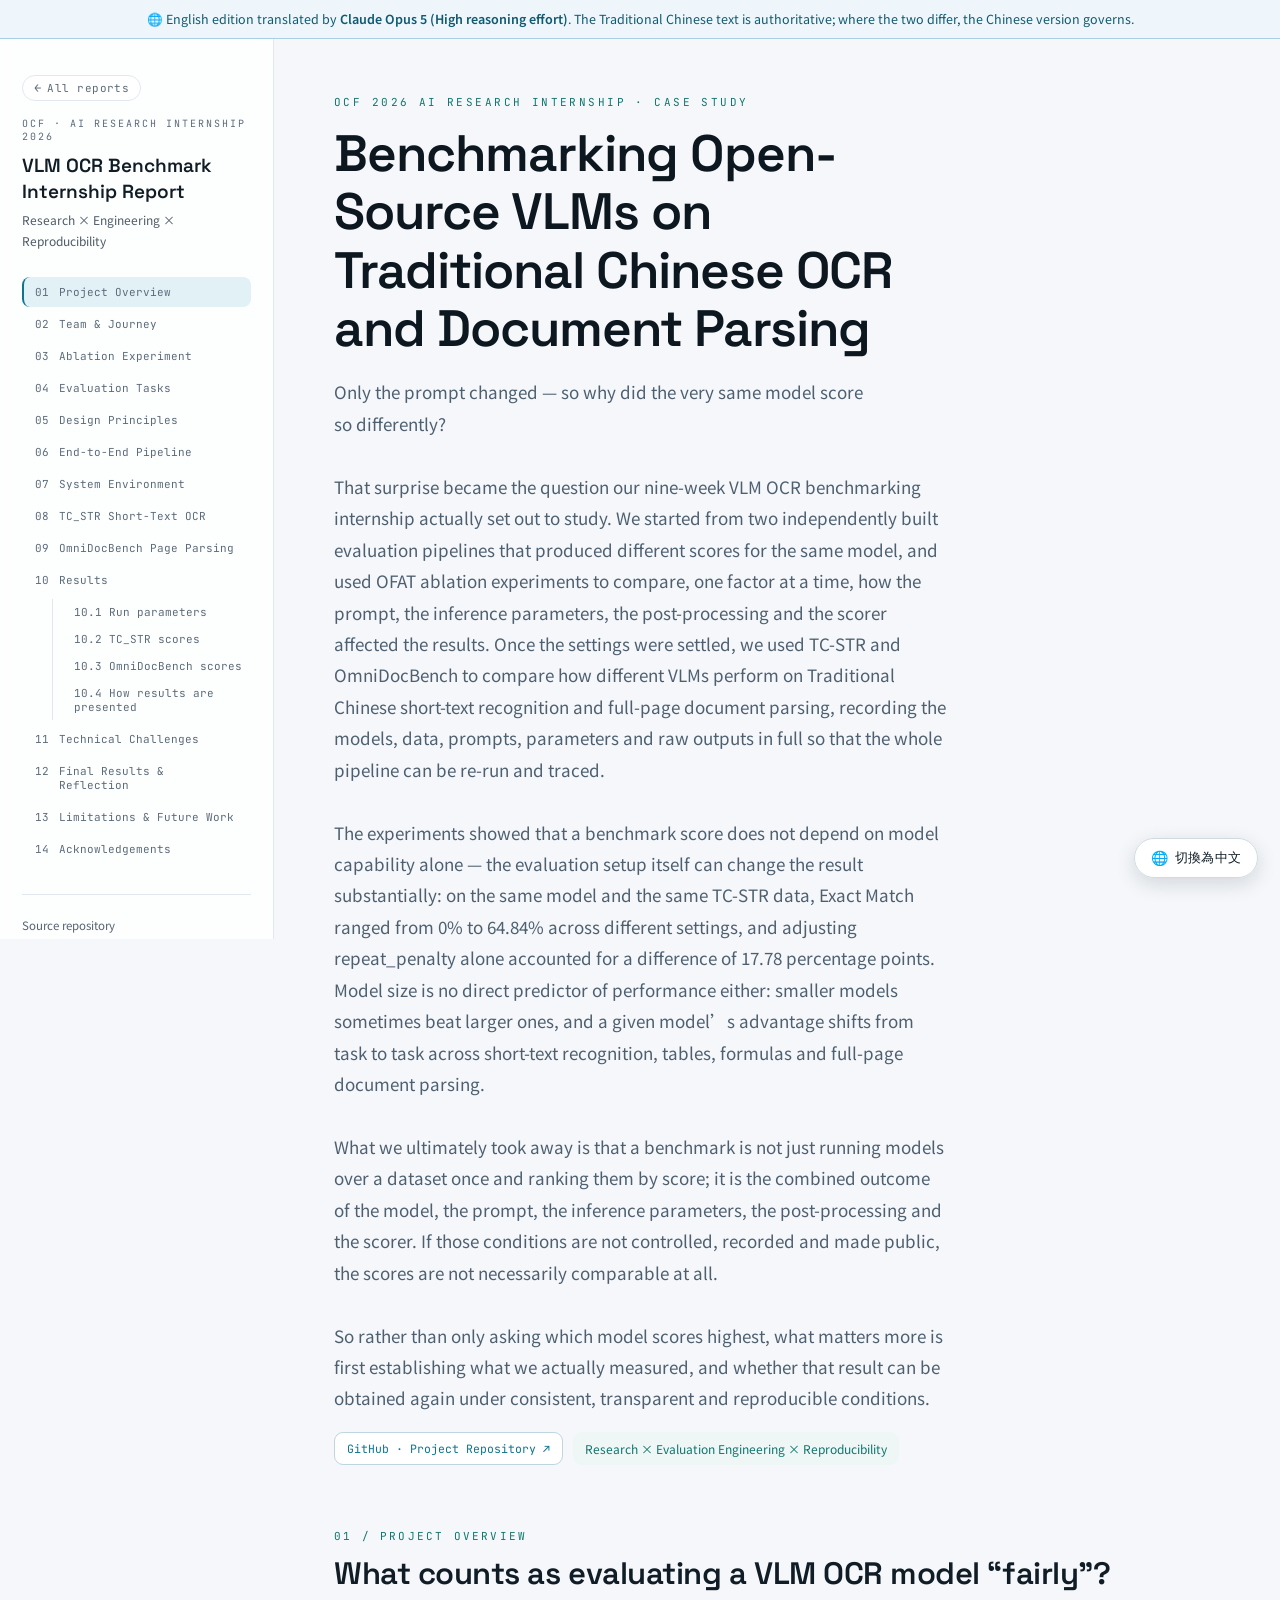
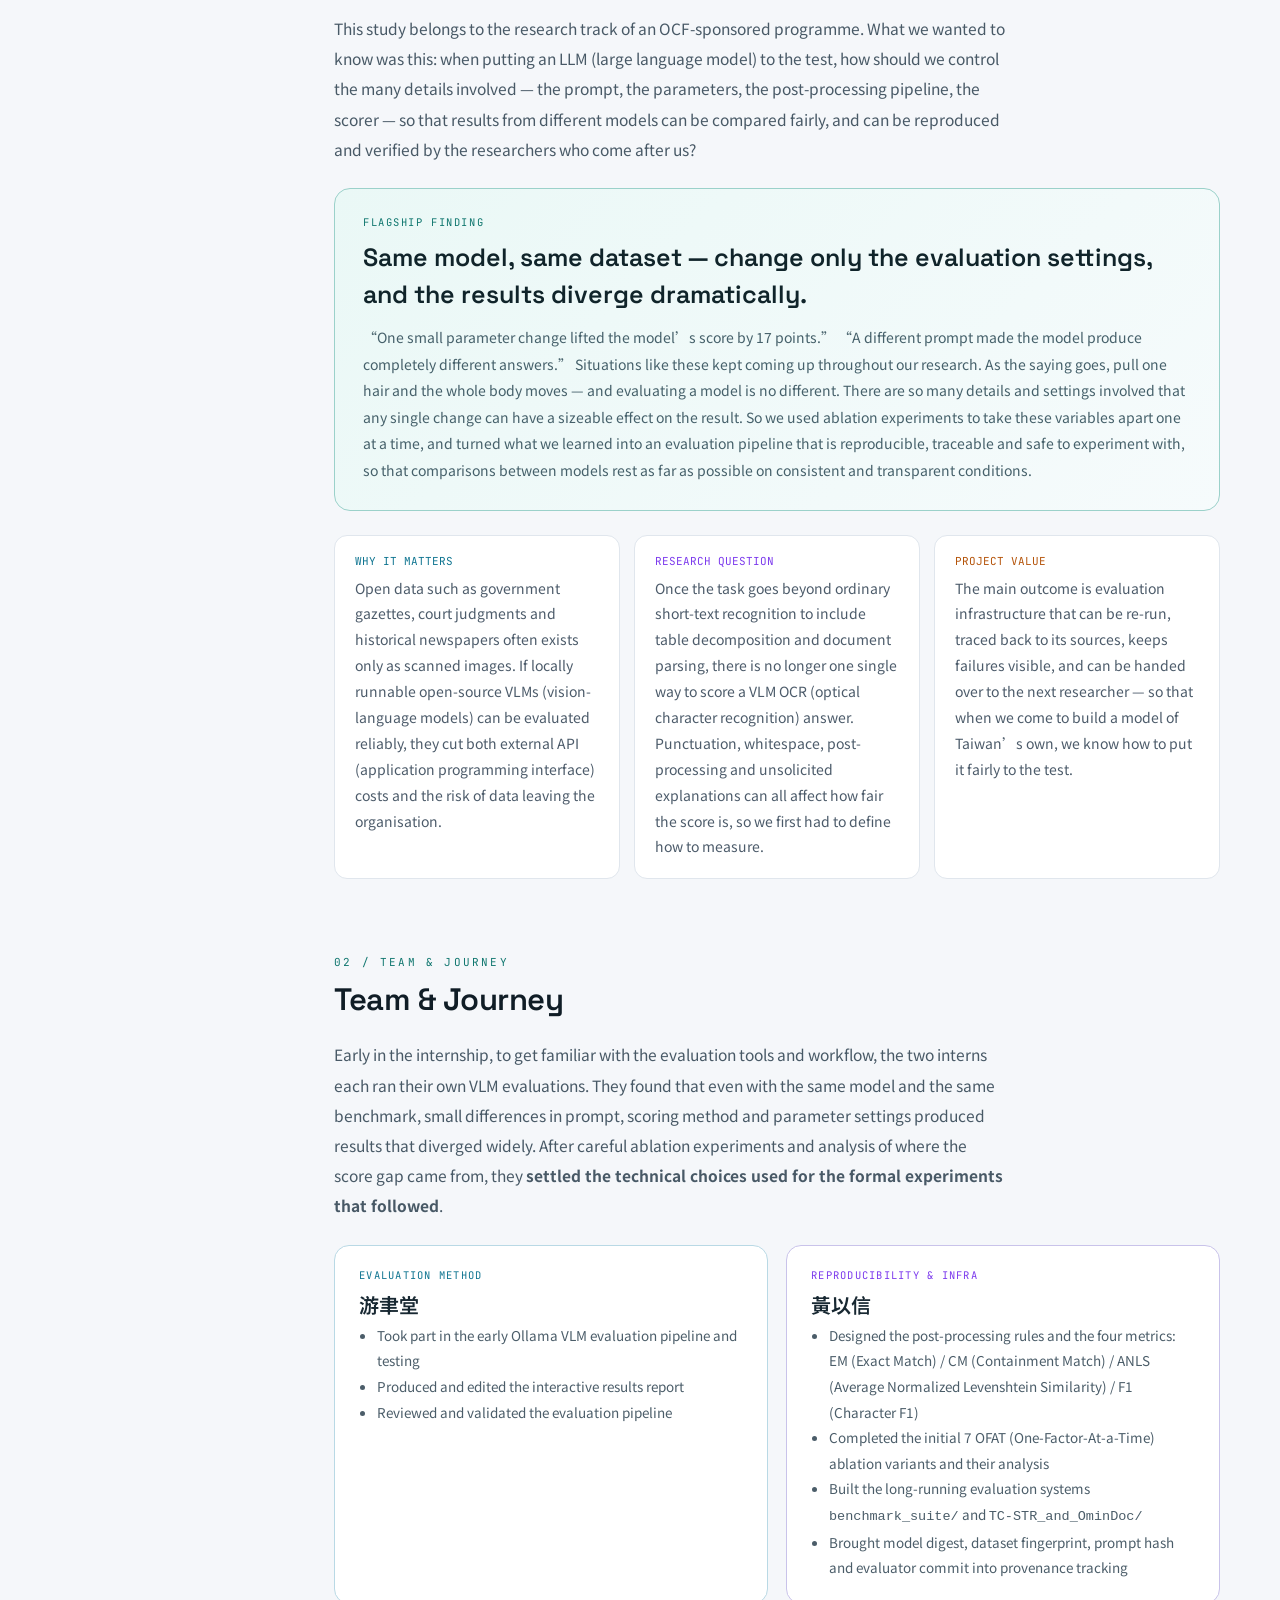
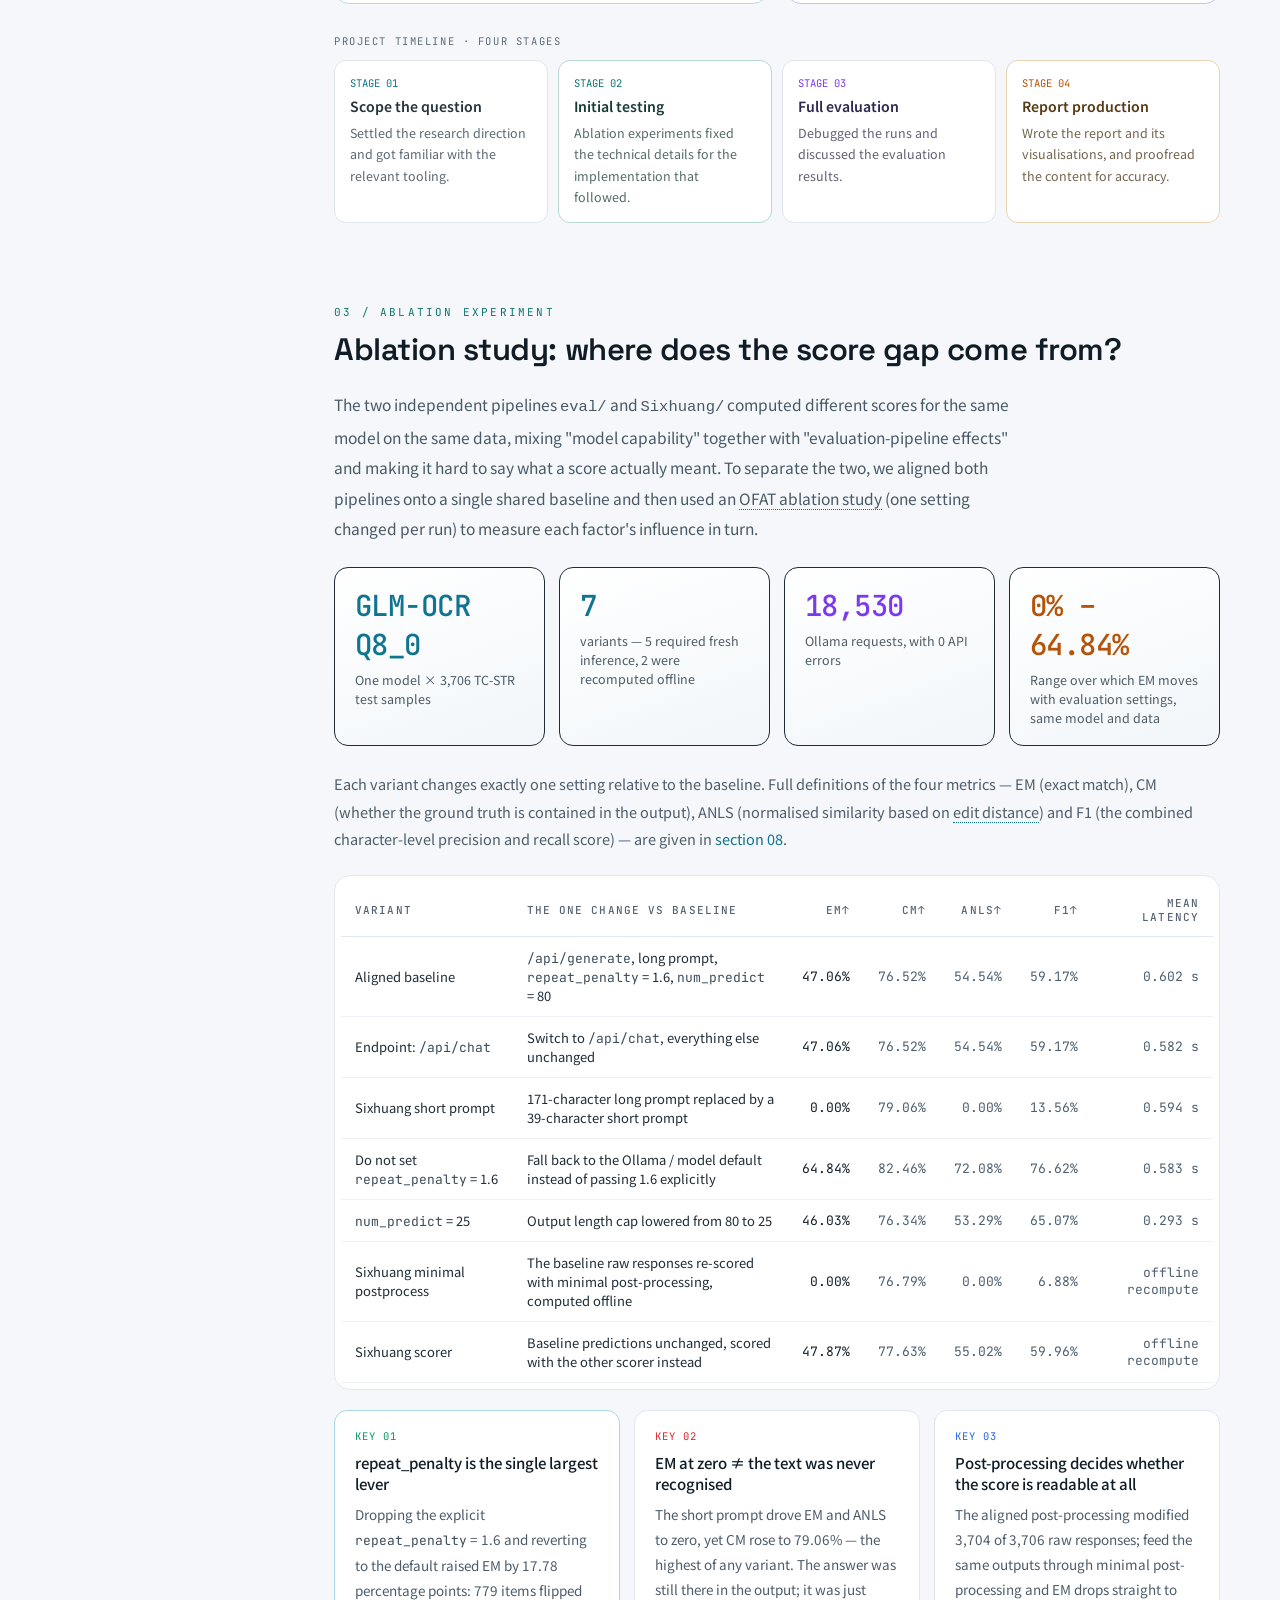
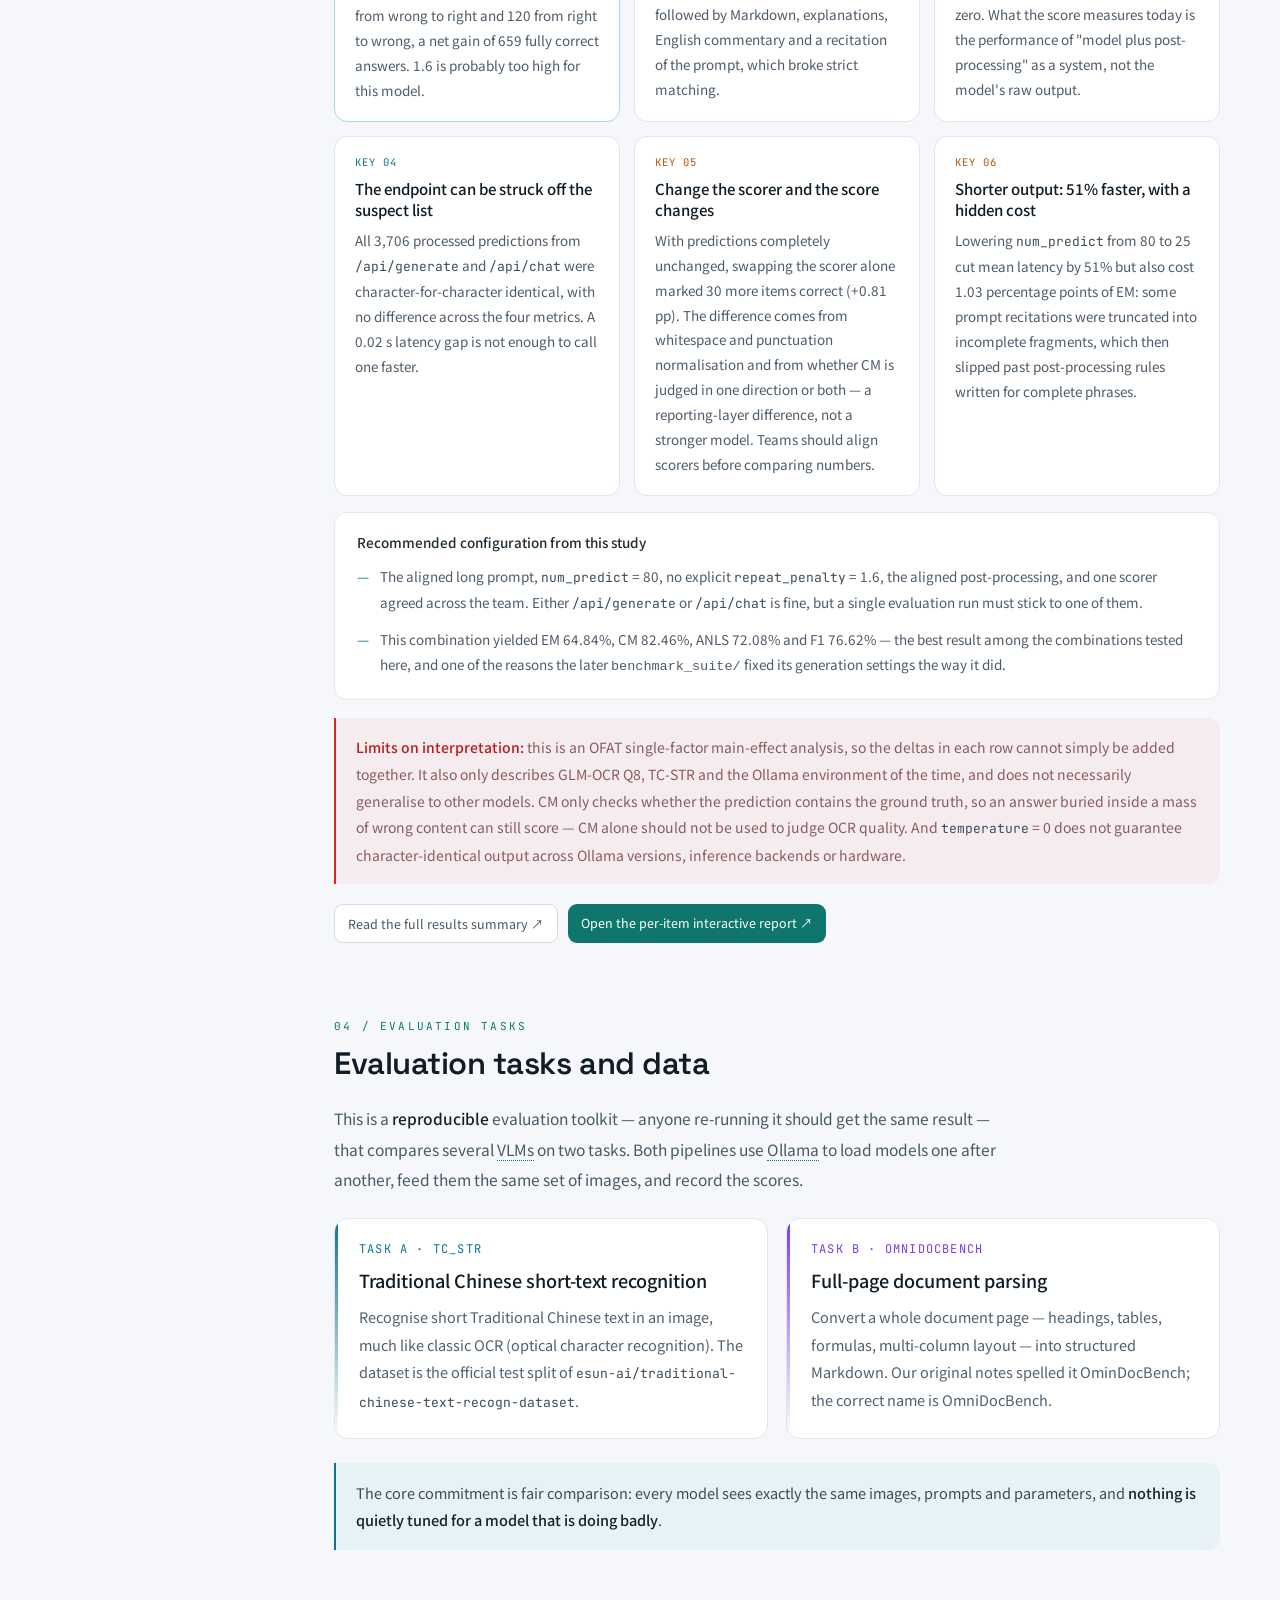
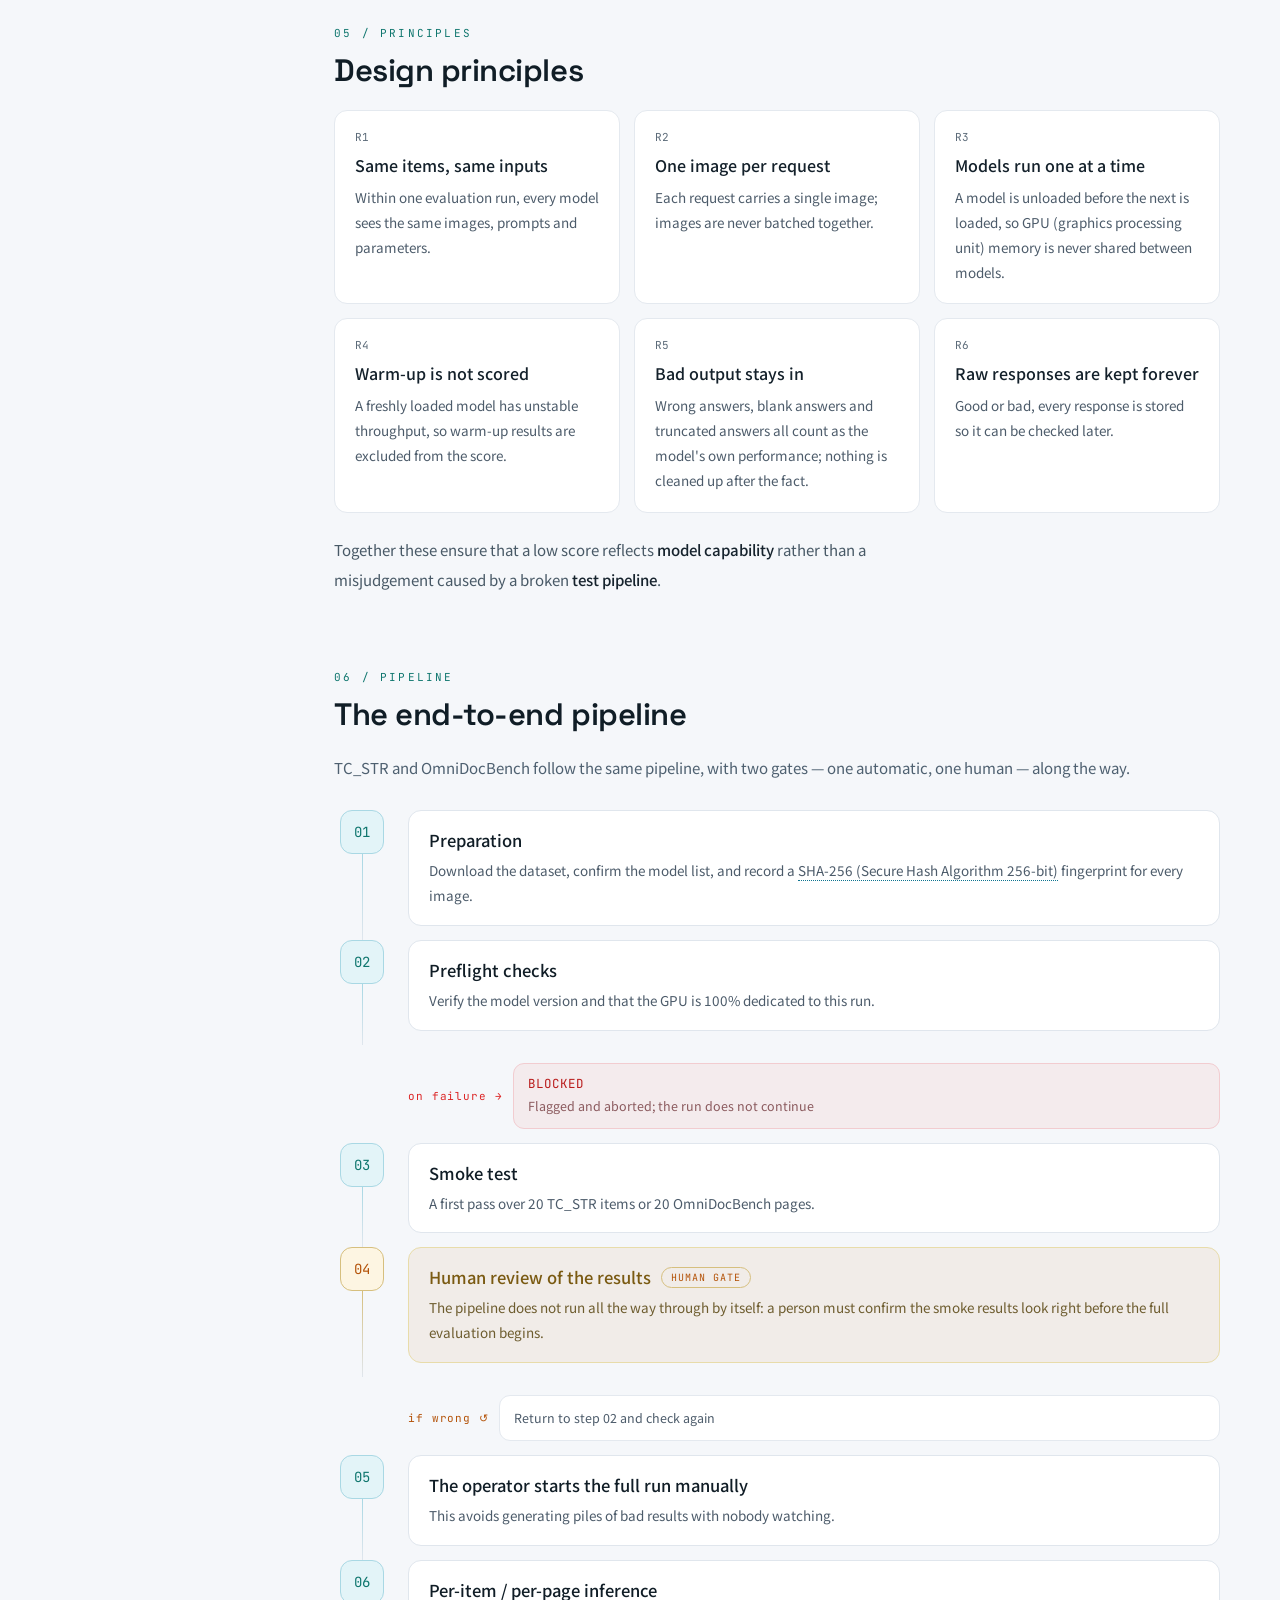
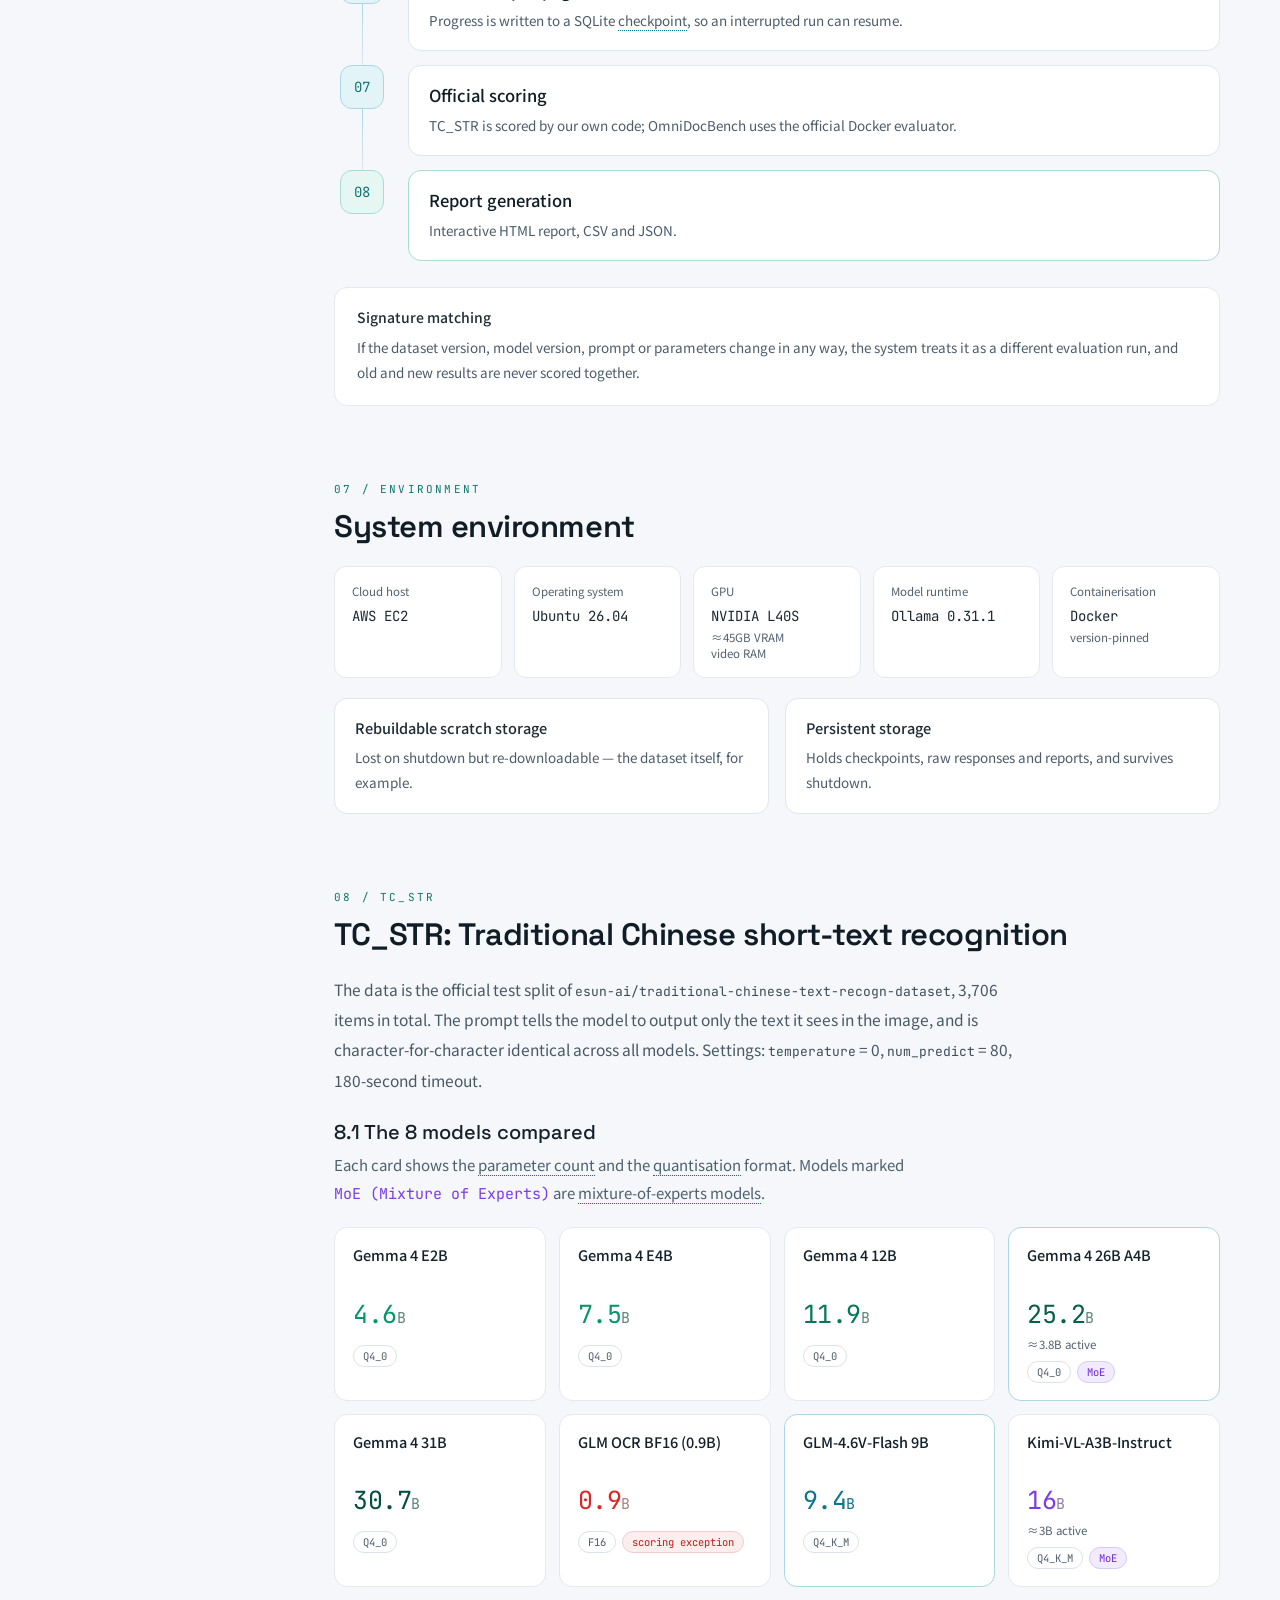
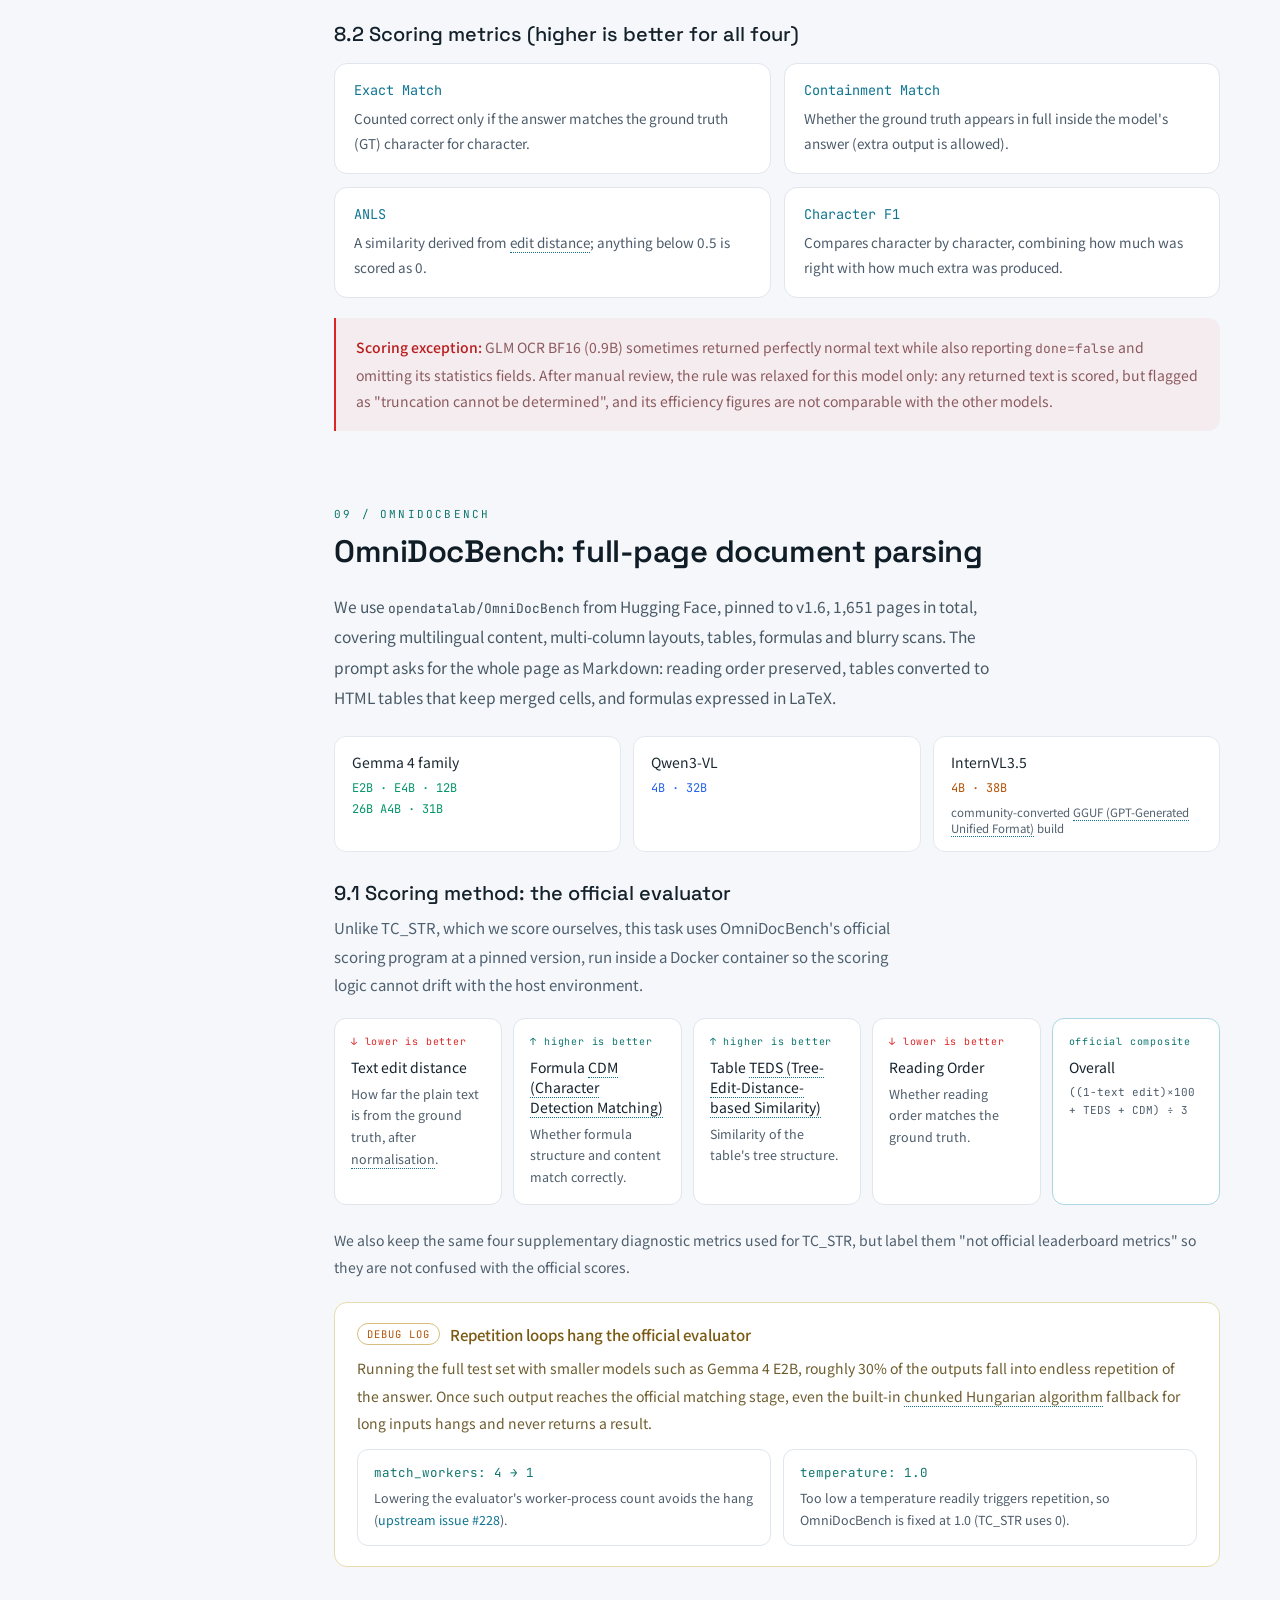
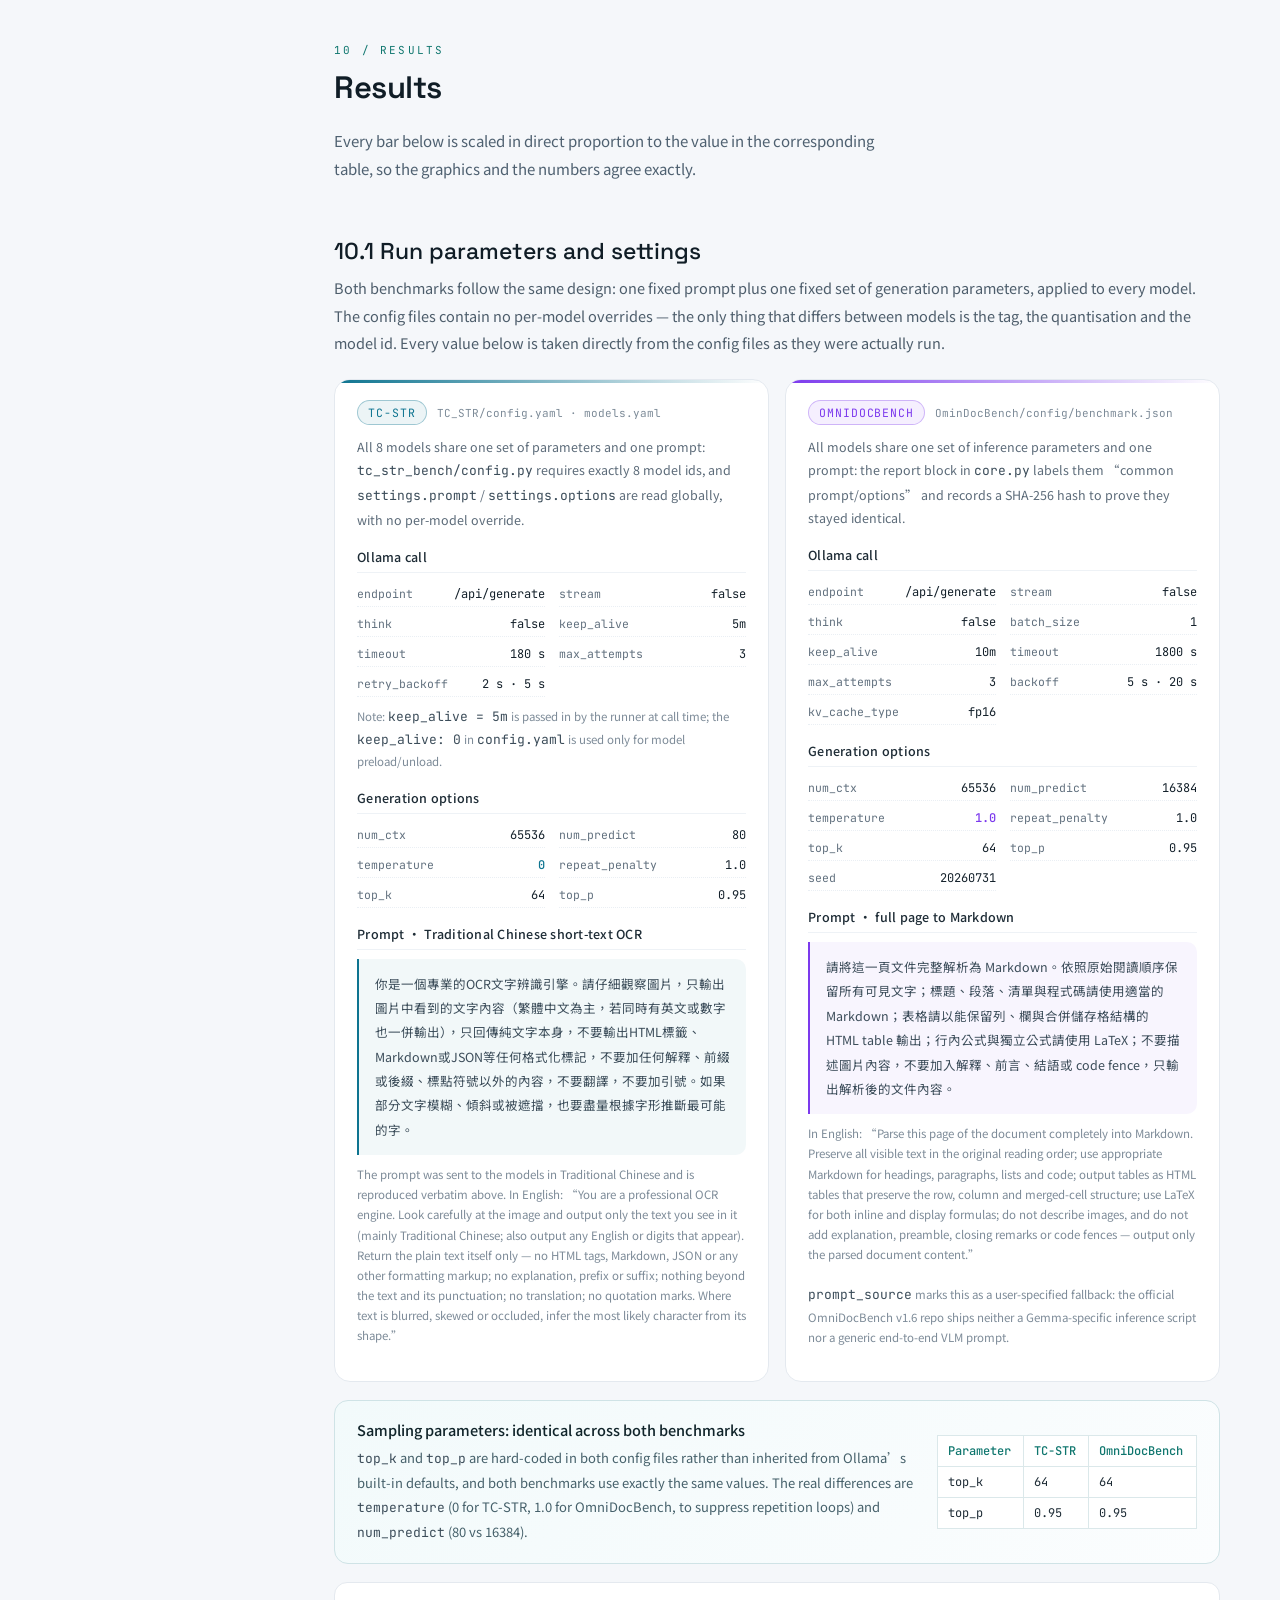
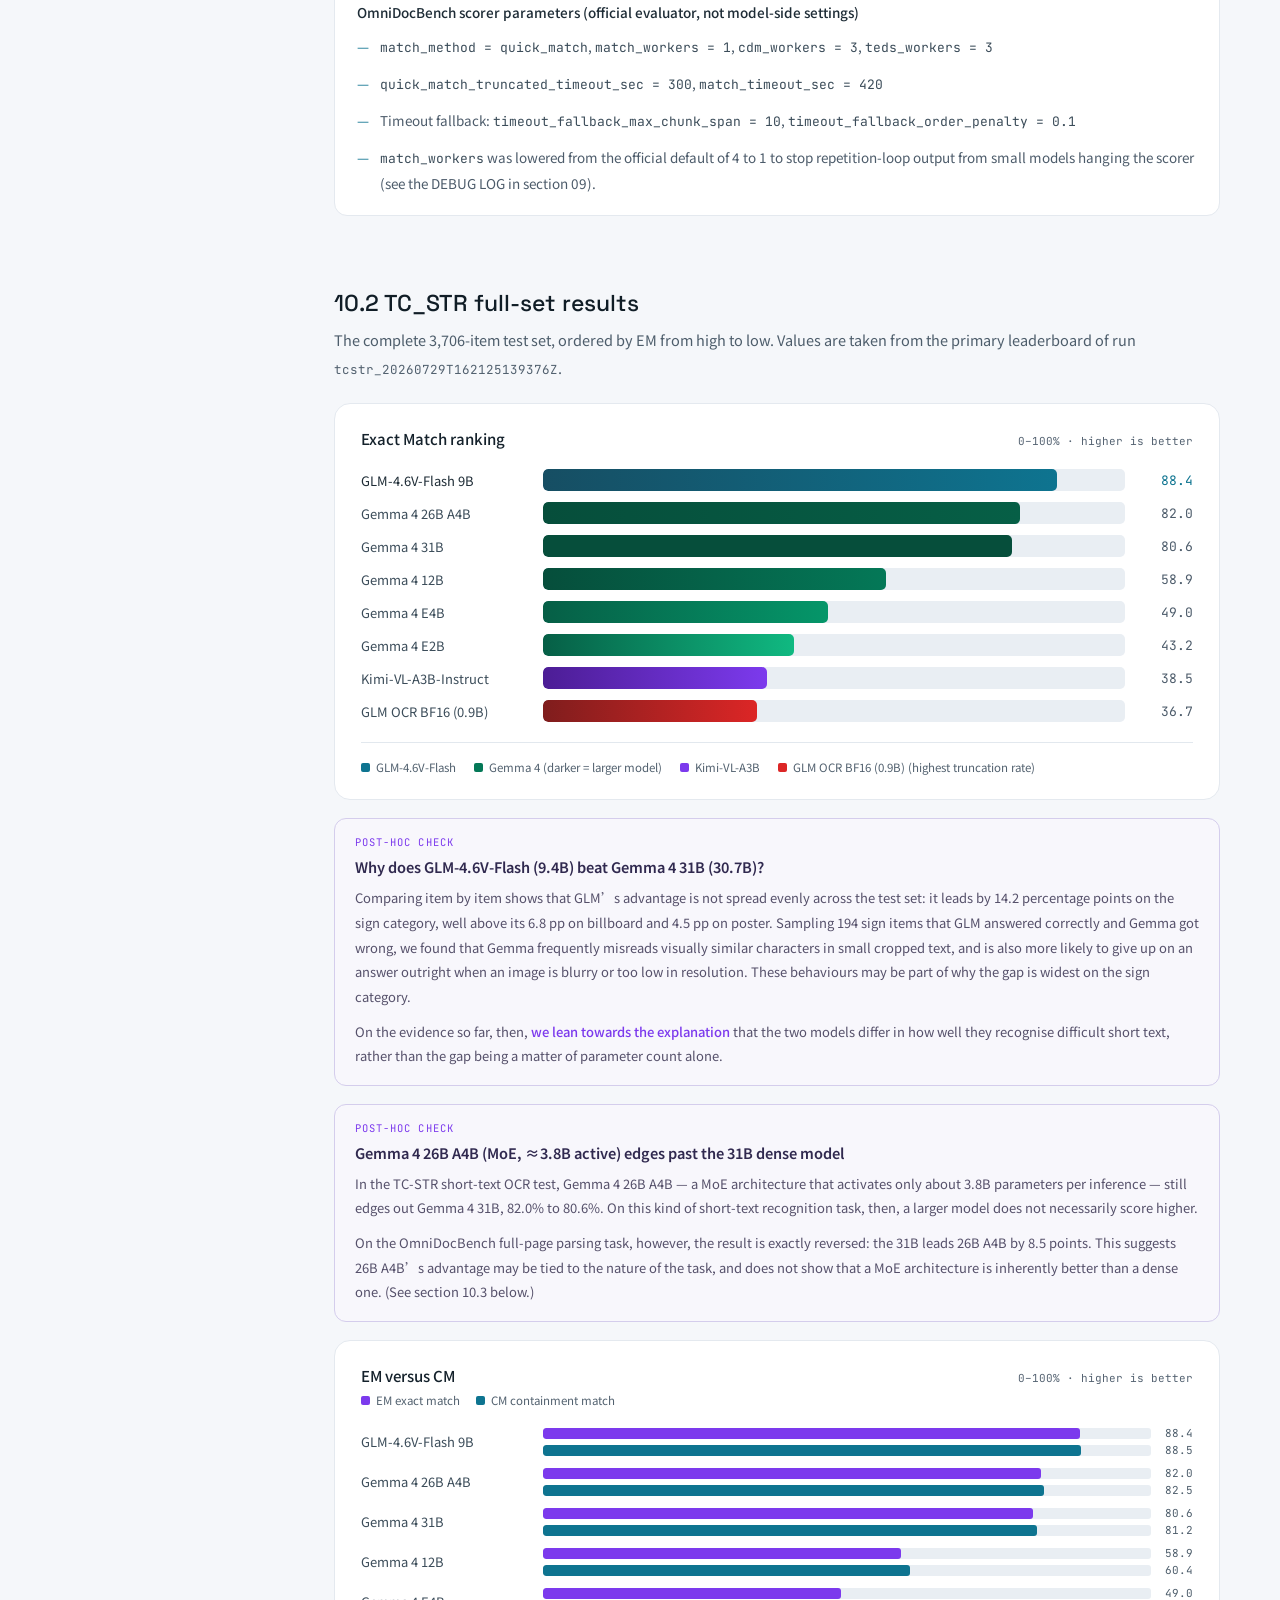
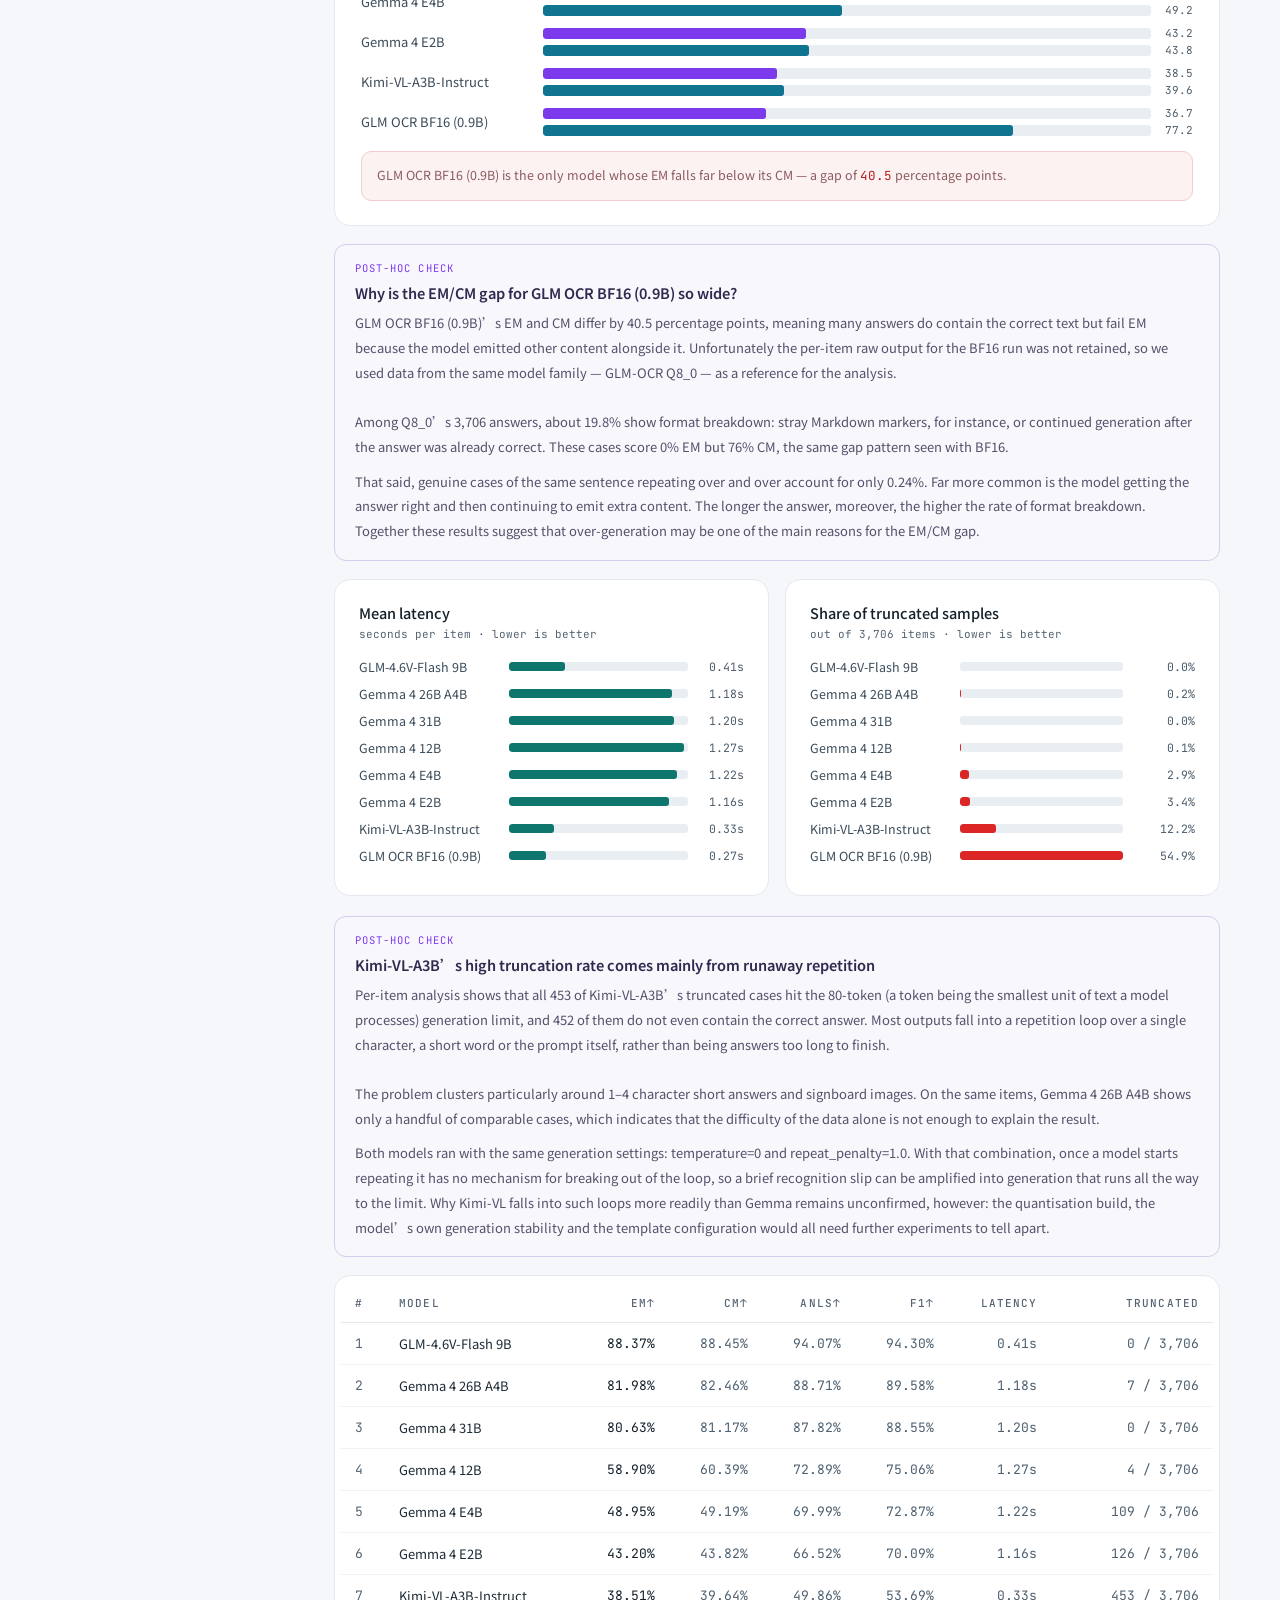
<file: TR-00-en.html>
<!DOCTYPE html>
<html lang="en" data-lang="en">
<head>
  <meta charset="utf-8">
  <meta name="viewport" content="width=device-width, initial-scale=1">
  <meta name="description" content="OCF 2026 AI Research Internship: benchmarking open-source VLMs on Traditional Chinese OCR and document parsing.">
  <title>VLM OCR Benchmark Internship Report | OCF 2026</title>

  <!-- Fonts: falls back to system fonts when offline. -->
  <link rel="preconnect" href="https://fonts.googleapis.com">
  <link rel="preconnect" href="https://fonts.gstatic.com" crossorigin>
  <link href="https://fonts.googleapis.com/css2?family=JetBrains+Mono:wght@400;500;700&family=Noto+Sans+TC:wght@300;400;500;600;700&family=Space+Grotesk:wght@400;500;600&display=swap" rel="stylesheet">
  <link rel="stylesheet" href="styles.css">
</head>
<body>

<div class="translation-banner" data-lang="en">🌐 English edition translated by <strong>Claude Opus 5 (High reasoning effort)</strong>. The Traditional Chinese text is authoritative; where the two differ, the Chinese version governs.</div>

<a class="lang-toggle" href="TR-00.html" hreflang="zh-Hant"
   aria-label="Switch to the Traditional Chinese version">
  <span class="lang-toggle__icon">🌐</span>
  <span class="lang-toggle__label">切換為中文</span>
</a>

<div class="page-layout">
  <aside class="sidebar" aria-label="Section navigation">
    <a class="sidebar__back" href="index.html" data-lang="en"><span class="sidebar__back-arrow" aria-hidden="true">←</span>All reports</a>
    <div class="sidebar__eyebrow">OCF · AI RESEARCH INTERNSHIP 2026</div>
    <div class="sidebar__title" data-lang="en">VLM OCR Benchmark<br>Internship Report</div>
    <div class="sidebar__subtitle">Research × Engineering × Reproducibility</div>
    <nav class="sidebar__nav" aria-label="Table of contents">
      <a class="toc-link" data-toc="project" href="#project"><span>01</span><span data-lang="en">Project Overview</span></a>
      <a class="toc-link" data-toc="journey" href="#journey"><span>02</span><span data-lang="en">Team &amp; Journey</span></a>
      <a class="toc-link" data-toc="ablation" href="#ablation"><span>03</span><span data-lang="en">Ablation Experiment</span></a>
      <a class="toc-link" data-toc="intro" href="#intro"><span>04</span><span data-lang="en">Evaluation Tasks</span></a>
      <a class="toc-link" data-toc="principles" href="#principles"><span>05</span><span data-lang="en">Design Principles</span></a>
      <a class="toc-link" data-toc="pipeline" href="#pipeline"><span>06</span><span data-lang="en">End-to-End Pipeline</span></a>
      <a class="toc-link" data-toc="env" href="#env"><span>07</span><span data-lang="en">System Environment</span></a>
      <a class="toc-link" data-toc="tcstr" href="#tcstr"><span>08</span><span data-lang="en">TC_STR Short-Text OCR</span></a>
      <a class="toc-link" data-toc="omni" href="#omni"><span>09</span><span data-lang="en">OmniDocBench Page Parsing</span></a>
      <a class="toc-link" data-toc="results" href="#results"><span>10</span><span data-lang="en">Results</span></a>
      <div class="toc-subnav">
        <a class="toc-link toc-link--sub" data-toc="results-config" href="#results-config"><span data-lang="en">10.1 Run parameters</span></a>
        <a class="toc-link toc-link--sub" data-toc="results-tcstr" href="#results-tcstr"><span data-lang="en">10.2 TC_STR scores</span></a>
        <a class="toc-link toc-link--sub" data-toc="results-omni" href="#results-omni"><span data-lang="en">10.3 OmniDocBench scores</span></a>
        <a class="toc-link toc-link--sub" data-toc="results-present" href="#results-present"><span data-lang="en">10.4 How results are presented</span></a>
      </div>
      <a class="toc-link" data-toc="challenges" href="#challenges"><span>11</span><span data-lang="en">Technical Challenges</span></a>
      <a class="toc-link" data-toc="deliverables" href="#deliverables"><span>12</span><span data-lang="en">Final Results &amp; Reflection</span></a>
      <a class="toc-link" data-toc="summary" href="#summary"><span>13</span><span data-lang="en">Limitations &amp; Future Work</span></a>
      <a class="toc-link" data-toc="acknowledgements" href="#acknowledgements"><span>14</span><span data-lang="en">Acknowledgements</span></a>
    </nav>
    <div class="sidebar__footer">
      <span class="sidebar__footer-label" data-lang="en">Source repository</span><br><a href="https://github.com/ocftw/ai">ocftw/ai</a><br><span data-lang="en">OCF 2026 AI Research Internship · main</span>
    </div>
  </aside>
  <main class="main-content">
    <div class="report-content">
      <header class="report-hero">
        <div class="report-hero__eyebrow">OCF 2026 AI RESEARCH INTERNSHIP · CASE STUDY</div>
        <h1 data-lang="en">Benchmarking Open-Source VLMs on Traditional Chinese OCR and Document Parsing</h1>
        <p class="report-hero__summary" data-lang="en">Only the prompt changed &mdash; so why did the very same model score so differently?<br><br>That surprise became the question our nine-week VLM OCR benchmarking internship actually set out to study. We started from two independently built evaluation pipelines that produced different scores for the same model, and used OFAT ablation experiments to compare, one factor at a time, how the prompt, the inference parameters, the post-processing and the scorer affected the results. Once the settings were settled, we used TC-STR and OmniDocBench to compare how different VLMs perform on Traditional Chinese short-text recognition and full-page document parsing, recording the models, data, prompts, parameters and raw outputs in full so that the whole pipeline can be re-run and traced.<br><br>The experiments showed that a benchmark score does not depend on model capability alone &mdash; the evaluation setup itself can change the result substantially: on the same model and the same TC-STR data, Exact Match ranged from 0% to 64.84% across different settings, and adjusting repeat_penalty alone accounted for a difference of 17.78 percentage points. Model size is no direct predictor of performance either: smaller models sometimes beat larger ones, and a given model&rsquo;s advantage shifts from task to task across short-text recognition, tables, formulas and full-page document parsing.<br><br>What we ultimately took away is that a benchmark is not just running models over a dataset once and ranking them by score; it is the combined outcome of the model, the prompt, the inference parameters, the post-processing and the scorer. If those conditions are not controlled, recorded and made public, the scores are not necessarily comparable at all.<br><br>So rather than only asking which model scores highest, what matters more is first establishing what we actually measured, and whether that result can be obtained again under consistent, transparent and reproducible conditions.</p>
        <div class="report-hero__actions">
          <a class="button button--outline" href="https://github.com/ocftw/ai">GitHub · Project Repository ↗</a>
          <span class="tag" data-lang="en">Research × Evaluation Engineering × Reproducibility</span>
        </div>
      </header>
<section id="project" class="report-section">
<div class="section-eyebrow">01 / PROJECT OVERVIEW</div>
<h2 class="section-title" data-lang="en">What counts as evaluating a VLM OCR model &ldquo;fairly&rdquo;?</h2>
<p class="section-lede" data-lang="en">This study belongs to the research track of an OCF-sponsored programme. What we wanted to know was this: when putting an LLM (large language model) to the test, how should we control the many details involved — the prompt, the parameters, the post-processing pipeline, the scorer — so that results from different models can be compared fairly, and can be reproduced and verified by the researchers who come after us?</p>
<div class="callout--teal">
<div class="callout__eyebrow">FLAGSHIP FINDING</div>
<div class="callout__headline" data-lang="en">Same model, same dataset — change only the evaluation settings, and the results diverge dramatically.</div>
<p class="callout__note" data-lang="en">&ldquo;One small parameter change lifted the model&rsquo;s score by 17 points.&rdquo; &ldquo;A different prompt made the model produce completely different answers.&rdquo; Situations like these kept coming up throughout our research. As the saying goes, pull one hair and the whole body moves — and evaluating a model is no different. There are so many details and settings involved that any single change can have a sizeable effect on the result. So we used ablation experiments to take these variables apart one at a time, and turned what we learned into an evaluation pipeline that is reproducible, traceable and safe to experiment with, so that comparisons between models rest as far as possible on consistent and transparent conditions.</p>
</div>
<div class="context-grid">
<div class="context-card"><div class="eyebrow-label--cyan">WHY IT MATTERS</div><div class="context-card__body" data-lang="en">Open data such as government gazettes, court judgments and historical newspapers often exists only as scanned images. If locally runnable open-source VLMs (vision-language models) can be evaluated reliably, they cut both external API (application programming interface) costs and the risk of data leaving the organisation.</div></div>
<div class="context-card"><div class="eyebrow-label--violet">RESEARCH QUESTION</div><div class="context-card__body" data-lang="en">Once the task goes beyond ordinary short-text recognition to include table decomposition and document parsing, there is no longer one single way to score a VLM OCR (optical character recognition) answer. Punctuation, whitespace, post-processing and unsolicited explanations can all affect how fair the score is, so we first had to define how to measure.</div></div>
<div class="context-card"><div class="eyebrow-label--amber">PROJECT VALUE</div><div class="context-card__body" data-lang="en">The main outcome is evaluation infrastructure that can be re-run, traced back to its sources, keeps failures visible, and can be handed over to the next researcher — so that when we come to build a model of Taiwan&rsquo;s own, we know how to put it fairly to the test.</div></div>
</div>
</section>
<section id="journey" class="report-section">
<div class="section-eyebrow">02 / TEAM &amp; JOURNEY</div>
<h2 class="section-title" data-lang="en">Team &amp; Journey</h2>
<p class="section-lede" data-lang="en">Early in the internship, to get familiar with the evaluation tools and workflow, the two interns each ran their own VLM evaluations. They found that even with the same model and the same benchmark, small differences in prompt, scoring method and parameter settings produced results that diverged widely. After careful ablation experiments and analysis of where the score gap came from, they <strong>settled the technical choices used for the formal experiments that followed</strong>.</p>
<div class="people-grid">
<div class="person-card--method">
<div class="person-card__label--method">EVALUATION METHOD</div>
<div class="person-card__name">游聿堂</div>
<ul class="person-card__list" data-lang="en">
<li>Took part in the early Ollama VLM evaluation pipeline and testing</li>
<li>Produced and edited the interactive results report</li>
<li>Reviewed and validated the evaluation pipeline</li>
</ul>
</div>
<div class="person-card--infra">
<div class="person-card__label--infra">REPRODUCIBILITY &amp; INFRA</div>
<div class="person-card__name">黃以信</div>
<ul class="person-card__list" data-lang="en">
<li>Designed the post-processing rules and the four metrics: EM (Exact Match) / CM (Containment Match) / ANLS (Average Normalized Levenshtein Similarity) / F1 (Character F1)</li>
<li>Completed the initial 7 OFAT (One-Factor-At-a-Time) ablation variants and their analysis</li>
<li>Built the long-running evaluation systems <code>benchmark_suite/</code> and <code>TC-STR_and_OminDoc/</code></li>
<li>Brought model digest, dataset fingerprint, prompt hash and evaluator commit into provenance tracking</li>
</ul>
</div>
</div>
<div class="timeline__eyebrow">PROJECT TIMELINE · FOUR STAGES</div>
<div class="timeline">
<div class="timeline-stage"><div class="timeline-stage__date">STAGE 01</div><div class="timeline-stage__title" data-lang="en">Scope the question</div><div class="timeline-stage__desc" data-lang="en">Settled the research direction and got familiar with the relevant tooling.</div></div>
<div class="timeline-stage--teal"><div class="timeline-stage__date--teal">STAGE 02</div><div class="timeline-stage__title--teal" data-lang="en">Initial testing</div><div class="timeline-stage__desc--teal" data-lang="en">Ablation experiments fixed the technical details for the implementation that followed.</div></div>
<div class="timeline-stage"><div class="timeline-stage__date--violet">STAGE 03</div><div class="timeline-stage__title--violet" data-lang="en">Full evaluation</div><div class="timeline-stage__desc--violet" data-lang="en">Debugged the runs and discussed the evaluation results.</div></div>
<div class="timeline-stage--amber"><div class="timeline-stage__date--amber">STAGE 04</div><div class="timeline-stage__title--amber" data-lang="en">Report production</div><div class="timeline-stage__desc--amber" data-lang="en">Wrote the report and its visualisations, and proofread the content for accuracy.</div></div>
</div>
</section>
<section id="ablation" class="report-section">
<div class="section-eyebrow">03 / ABLATION EXPERIMENT</div>
<h2 class="section-title" data-lang="en">Ablation study: where does the score gap come from?</h2>
<p class="section-lede" data-lang="en">The two independent pipelines <code>eval/</code> and <code>Sixhuang/</code> computed different scores for the same model on the same data, mixing "model capability" together with "evaluation-pipeline effects" and making it hard to say what a score actually meant. To separate the two, we aligned both pipelines onto a single shared baseline and then used an <span class="term" title="One-Factor-At-a-Time: change exactly one setting at a time and hold everything else fixed, so the main effect of that single factor can be measured. Its weakness is that it cannot capture interactions between factors.">OFAT ablation study</span> (one setting changed per run) to measure each factor's influence in turn.</p>
<div class="stats-grid">
<div class="stat-card"><div class="stat-card__value">GLM-OCR Q8_0</div><div class="stat-card__label" data-lang="en">One model × 3,706 TC-STR test samples</div></div>
<div class="stat-card"><div class="stat-card__value">7</div><div class="stat-card__label" data-lang="en">variants — 5 required fresh inference, 2 were recomputed offline</div></div>
<div class="stat-card stat-card--violet"><div class="stat-card__value">18,530</div><div class="stat-card__label" data-lang="en">Ollama requests, with 0 API errors</div></div>
<div class="stat-card stat-card--amber"><div class="stat-card__value">0% – 64.84%</div><div class="stat-card__label" data-lang="en">Range over which EM moves with evaluation settings, same model and data</div></div>
</div>
<p class="results-caption" data-lang="en">Each variant changes exactly one setting relative to the baseline. Full definitions of the four metrics — EM (exact match), CM (whether the ground truth is contained in the output), ANLS (normalised similarity based on <span class="term" title="Levenshtein distance: the minimum number of character edits needed to turn one string into another. ANLS derives a similarity from it, and anything below 0.5 is scored as 0.">edit distance</span>) and F1 (the combined character-level precision and recall score) — are given in <a href="#tcstr">section 08</a>.</p>
<div class="table-wrap">
<table class="data-table">
<thead>
<tr data-lang="en">
<th class="table-wrap__th">VARIANT</th>
<th class="table-wrap__th">THE ONE CHANGE VS BASELINE</th>
<th class="table-wrap__th--num">EM↑</th>
<th class="table-wrap__th--num">CM↑</th>
<th class="table-wrap__th--num">ANLS↑</th>
<th class="table-wrap__th--num">F1↑</th>
<th class="table-wrap__th--num">MEAN LATENCY</th>
</tr>
</thead>
<tbody>
<tr class="data-table__row" data-lang="en">
<td class="data-table__cell">Aligned baseline</td>
<td class="data-table__cell"><span class="mono-value">/api/generate</span>, long prompt, <span class="mono-value">repeat_penalty</span> = 1.6, <span class="mono-value">num_predict</span> = 80</td>
<td class="data-table__number data-table__number--strong">47.06%</td>
<td class="data-table__number">76.52%</td>
<td class="data-table__number">54.54%</td>
<td class="data-table__number">59.17%</td>
<td class="data-table__number">0.602 s</td>
</tr>
<tr class="data-table__row" data-lang="en">
<td class="data-table__cell">Endpoint: <span class="mono-value">/api/chat</span></td>
<td class="data-table__cell">Switch to <span class="mono-value">/api/chat</span>, everything else unchanged</td>
<td class="data-table__number data-table__number--strong">47.06%</td>
<td class="data-table__number">76.52%</td>
<td class="data-table__number">54.54%</td>
<td class="data-table__number">59.17%</td>
<td class="data-table__number">0.582 s</td>
</tr>
<tr class="data-table__row" data-lang="en">
<td class="data-table__cell">Sixhuang short prompt</td>
<td class="data-table__cell">171-character long prompt replaced by a 39-character short prompt</td>
<td class="data-table__number data-table__number--strong">0.00%</td>
<td class="data-table__number">79.06%</td>
<td class="data-table__number">0.00%</td>
<td class="data-table__number">13.56%</td>
<td class="data-table__number">0.594 s</td>
</tr>
<tr class="data-table__row" data-lang="en">
<td class="data-table__cell">Do not set <span class="mono-value">repeat_penalty</span> = 1.6</td>
<td class="data-table__cell">Fall back to the Ollama / model default instead of passing 1.6 explicitly</td>
<td class="data-table__number data-table__number--strong">64.84%</td>
<td class="data-table__number">82.46%</td>
<td class="data-table__number">72.08%</td>
<td class="data-table__number">76.62%</td>
<td class="data-table__number">0.583 s</td>
</tr>
<tr class="data-table__row" data-lang="en">
<td class="data-table__cell"><span class="mono-value">num_predict</span> = 25</td>
<td class="data-table__cell">Output length cap lowered from 80 to 25</td>
<td class="data-table__number data-table__number--strong">46.03%</td>
<td class="data-table__number">76.34%</td>
<td class="data-table__number">53.29%</td>
<td class="data-table__number">65.07%</td>
<td class="data-table__number">0.293 s</td>
</tr>
<tr class="data-table__row" data-lang="en">
<td class="data-table__cell">Sixhuang minimal postprocess</td>
<td class="data-table__cell">The baseline raw responses re-scored with minimal post-processing, computed offline</td>
<td class="data-table__number data-table__number--strong">0.00%</td>
<td class="data-table__number">76.79%</td>
<td class="data-table__number">0.00%</td>
<td class="data-table__number">6.88%</td>
<td class="data-table__number">offline recompute</td>
</tr>
<tr class="data-table__row" data-lang="en">
<td class="data-table__cell">Sixhuang scorer</td>
<td class="data-table__cell">Baseline predictions unchanged, scored with the other scorer instead</td>
<td class="data-table__number data-table__number--strong">47.87%</td>
<td class="data-table__number">77.63%</td>
<td class="data-table__number">55.02%</td>
<td class="data-table__number">59.96%</td>
<td class="data-table__number">offline recompute</td>
</tr>
</tbody>
</table>
</div>
<div class="key-findings-grid">
<div class="key-finding-card--highlight">
<div class="key-finding-card__label--positive">KEY 01</div>
<div class="key-finding-card__title" data-lang="en">repeat_penalty is the single largest lever</div>
<div class="principle-card__desc" data-lang="en">Dropping the explicit <span class="mono-value">repeat_penalty</span> = 1.6 and reverting to the default raised EM by 17.78 percentage points: 779 items flipped from wrong to right and 120 from right to wrong, a net gain of 659 fully correct answers. 1.6 is probably too high for this model.</div>
</div>
<div class="surface-card">
<div class="key-finding-card__label--negative">KEY 02</div>
<div class="key-finding-card__title" data-lang="en">EM at zero ≠ the text was never recognised</div>
<div class="principle-card__desc" data-lang="en">The short prompt drove EM and ANLS to zero, yet CM rose to 79.06% — the highest of any variant. The answer was still there in the output; it was just followed by Markdown, explanations, English commentary and a recitation of the prompt, which broke strict matching.</div>
</div>
<div class="surface-card">
<div class="key-finding-card__label--primary">KEY 03</div>
<div class="key-finding-card__title" data-lang="en">Post-processing decides whether the score is readable at all</div>
<div class="principle-card__desc" data-lang="en">The aligned post-processing modified 3,704 of 3,706 raw responses; feed the same outputs through minimal post-processing and EM drops straight to zero. What the score measures today is the performance of "model plus post-processing" as a system, not the model's raw output.</div>
</div>
<div class="surface-card">
<div class="key-finding-card__label--info">KEY 04</div>
<div class="key-finding-card__title" data-lang="en">The endpoint can be struck off the suspect list</div>
<div class="principle-card__desc" data-lang="en">All 3,706 processed predictions from <span class="mono-value">/api/generate</span> and <span class="mono-value">/api/chat</span> were character-for-character identical, with no difference across the four metrics. A 0.02 s latency gap is not enough to call one faster.</div>
</div>
<div class="surface-card">
<div class="key-finding-card__label--caution">KEY 05</div>
<div class="key-finding-card__title" data-lang="en">Change the scorer and the score changes</div>
<div class="principle-card__desc" data-lang="en">With predictions completely unchanged, swapping the scorer alone marked 30 more items correct (+0.81 pp). The difference comes from whitespace and punctuation normalisation and from whether CM is judged in one direction or both — a reporting-layer difference, not a stronger model. Teams should align scorers before comparing numbers.</div>
</div>
<div class="surface-card">
<div class="key-finding-card__label--caution">KEY 06</div>
<div class="key-finding-card__title" data-lang="en">Shorter output: 51% faster, with a hidden cost</div>
<div class="principle-card__desc" data-lang="en">Lowering <span class="mono-value">num_predict</span> from 80 to 25 cut mean latency by 51% but also cost 1.03 percentage points of EM: some prompt recitations were truncated into incomplete fragments, which then slipped past post-processing rules written for complete phrases.</div>
</div>
</div>
<div class="insights-card">
<div class="insights-card__title" data-lang="en">Recommended configuration from this study</div>
<div class="insights-list" data-lang="en">
<div class="insights-list__item"><span class="insights-list__marker">—</span><span>The aligned long prompt, <span class="mono-value">num_predict</span> = 80, no explicit <span class="mono-value">repeat_penalty</span> = 1.6, the aligned post-processing, and one scorer agreed across the team. Either <span class="mono-value">/api/generate</span> or <span class="mono-value">/api/chat</span> is fine, but a single evaluation run must stick to one of them.</span></div>
<div class="insights-list__item"><span class="insights-list__marker">—</span><span>This combination yielded EM 64.84%, CM 82.46%, ANLS 72.08% and F1 76.62% — the best result among the combinations tested here, and one of the reasons the later <code>benchmark_suite/</code> fixed its generation settings the way it did.</span></div>
</div>
</div>
<div class="callout--danger" data-lang="en">
<strong class="text-emphasis--danger">Limits on interpretation:</strong> this is an OFAT single-factor main-effect analysis, so the deltas in each row cannot simply be added together. It also only describes GLM-OCR Q8, TC-STR and the Ollama environment of the time, and does not necessarily generalise to other models. CM only checks whether the prediction contains the ground truth, so an answer buried inside a mass of wrong content can still score — CM alone should not be used to judge OCR quality. And <span class="mono-value">temperature</span> = 0 does not guarantee character-identical output across Ollama versions, inference backends or hardware.
      </div>
<div class="deliverables__links" data-lang="en">
<a href="https://github.com/ocftw/ai/blob/main/ablation_experiment/RESULTS.md" class="link-button--outline">Read the full results summary ↗</a>
<a href="https://ai.ocf.tw/ablation_experiment/results/ablation_report.html" class="link-button--filled">Open the per-item interactive report ↗</a>
</div>
</section>
<section id="intro" class="report-section">
<div class="section-eyebrow">04 / EVALUATION TASKS</div>
<h2 class="section-title" data-lang="en">Evaluation tasks and data</h2>
<p class="section-lede" data-lang="en">This is a <strong class="text-emphasis">reproducible</strong> evaluation toolkit — anyone re-running it should get the same result — that compares several <span class="term" title="Vision-Language Model: an AI model that can both &quot;see&quot; images and &quot;understand&quot; text.">VLMs</span> on two tasks. Both pipelines use <span class="term" title="A tool for running open-source large language models locally, with no external cloud API required. This project uses it to load and unload each model in turn.">Ollama</span> to load models one after another, feed them the same set of images, and record the scores.</p>
<div class="task-grid">
<div class="task-card">
<div class="task-card__accent--cyan"></div>
<div class="task-card__eyebrow--cyan">TASK A · TC_STR</div>
<div class="task-card__title" data-lang="en">Traditional Chinese short-text recognition</div>
<p class="task-card__desc" data-lang="en">Recognise short Traditional Chinese text in an image, much like classic OCR (optical character recognition). The dataset is the official test split of <span class="mono-value">esun-ai/traditional-chinese-text-recogn-dataset</span>.</p>
</div>
<div class="task-card">
<div class="task-card__accent--violet"></div>
<div class="task-card__eyebrow--violet">TASK B · OMNIDOCBENCH</div>
<div class="task-card__title" data-lang="en">Full-page document parsing</div>
<p class="task-card__desc" data-lang="en">Convert a whole document page — headings, tables, formulas, multi-column layout — into structured Markdown. Our original notes spelled it OminDocBench; the correct name is OmniDocBench.</p>
</div>
</div>
<div class="callout-inline" data-lang="en">The core commitment is fair comparison: every model sees exactly the same images, prompts and parameters, and <strong class="text-emphasis">nothing is quietly tuned for a model that is doing badly</strong>.</div>
</section>
<section id="principles" class="report-section">
<div class="section-eyebrow">05 / PRINCIPLES</div>
<h2 class="section-title" data-lang="en">Design principles</h2>
<div class="principles-grid">
<div class="info-card">
<div class="principle-card__index">R1</div>
<div class="principle-card__title" data-lang="en">Same items, same inputs</div>
<div class="principle-card__desc" data-lang="en">Within one evaluation run, every model sees the same images, prompts and parameters.</div>
</div>
<div class="info-card">
<div class="principle-card__index">R2</div>
<div class="principle-card__title" data-lang="en">One image per request</div>
<div class="principle-card__desc" data-lang="en">Each request carries a single image; images are never batched together.</div>
</div>
<div class="info-card">
<div class="principle-card__index">R3</div>
<div class="principle-card__title" data-lang="en">Models run one at a time</div>
<div class="principle-card__desc" data-lang="en">A model is unloaded before the next is loaded, so GPU (graphics processing unit) memory is never shared between models.</div>
</div>
<div class="info-card">
<div class="principle-card__index">R4</div>
<div class="principle-card__title" data-lang="en">Warm-up is not scored</div>
<div class="principle-card__desc" data-lang="en">A freshly loaded model has unstable throughput, so warm-up results are excluded from the score.</div>
</div>
<div class="info-card">
<div class="principle-card__index">R5</div>
<div class="principle-card__title" data-lang="en">Bad output stays in</div>
<div class="principle-card__desc" data-lang="en">Wrong answers, blank answers and truncated answers all count as the model's own performance; nothing is cleaned up after the fact.</div>
</div>
<div class="info-card">
<div class="principle-card__index">R6</div>
<div class="principle-card__title" data-lang="en">Raw responses are kept forever</div>
<div class="principle-card__desc" data-lang="en">Good or bad, every response is stored so it can be checked later.</div>
</div>
</div>
<p class="principles-note" data-lang="en">Together these ensure that a low score reflects <strong class="text-emphasis">model capability</strong> rather than a misjudgement caused by a broken <strong class="text-emphasis">test pipeline</strong>.</p>
</section>
<section id="pipeline" class="report-section">
<div class="section-eyebrow">06 / PIPELINE</div>
<h2 class="section-title" data-lang="en">The end-to-end pipeline</h2>
<p class="pipeline-lede" data-lang="en">TC_STR and OmniDocBench follow the same pipeline, with two gates — one automatic, one human — along the way.</p>
<div class="pipeline-steps">
<div class="pipeline-step">
<div class="pipeline-step__rail">
<div class="pipeline-step__icon">01</div>
<div class="pipeline-step__connector"></div>
</div>
<div class="pipeline-step__card">
<div class="pipeline-step__title" data-lang="en">Preparation</div>
<div class="principle-card__desc" data-lang="en">Download the dataset, confirm the model list, and record a <span class="term" title="A hash algorithm that turns file content into a unique &quot;fingerprint&quot;, used here to confirm that a re-run uses exactly the same image data.">SHA-256 (Secure Hash Algorithm 256-bit)</span> fingerprint for every image.</div>
</div>
</div>
<div class="pipeline-step">
<div class="pipeline-step__rail">
<div class="pipeline-step__icon">02</div>
<div class="pipeline-step__connector"></div>
</div>
<div class="pipeline-step__card">
<div class="pipeline-step__title" data-lang="en">Preflight checks</div>
<div class="principle-card__desc" data-lang="en">Verify the model version and that the GPU is 100% dedicated to this run.</div>
</div>
<div class="pipeline-step__blocked-row">
<div class="pipeline-step__blocked-label" data-lang="en">on failure →</div>
<div class="pipeline-step__blocked-box">
<div class="pipeline-step__blocked-title">BLOCKED</div>
<div class="pipeline-step__blocked-desc" data-lang="en">Flagged and aborted; the run does not continue</div>
</div>
</div>
</div>
<div class="pipeline-step">
<div class="pipeline-step__rail">
<div class="pipeline-step__icon">03</div>
<div class="pipeline-step__connector"></div>
</div>
<div class="pipeline-step__card">
<div class="pipeline-step__title" data-lang="en">Smoke test</div>
<div class="principle-card__desc" data-lang="en">A first pass over 20 TC_STR items or 20 OmniDocBench pages.</div>
</div>
</div>
<div class="pipeline-step">
<div class="pipeline-step__rail">
<div class="pipeline-step__icon--warn">04</div>
<div class="pipeline-step__connector--warn"></div>
</div>
<div class="pipeline-step__card--warn">
<div class="pipeline-step__card-header">
<div class="pipeline-step__card-title--warn" data-lang="en">Human review of the results</div>
<div class="pipeline-step__badge--warn">HUMAN GATE</div>
</div>
<div class="pipeline-step__card-desc--warn" data-lang="en">The pipeline does not run all the way through by itself: a person must confirm the smoke results look right before the full evaluation begins.</div>
</div>
<div class="pipeline-step__blocked-row">
<div class="pipeline-step__blocked-label--warn" data-lang="en">if wrong ↺</div>
<div class="pipeline-step__blocked-box--warn" data-lang="en">Return to step 02 and check again</div>
</div>
</div>
<div class="pipeline-step">
<div class="pipeline-step__rail">
<div class="pipeline-step__icon">05</div>
<div class="pipeline-step__connector"></div>
</div>
<div class="pipeline-step__card">
<div class="pipeline-step__title" data-lang="en">The operator starts the full run manually</div>
<div class="principle-card__desc" data-lang="en">This avoids generating piles of bad results with nobody watching.</div>
</div>
</div>
<div class="pipeline-step">
<div class="pipeline-step__rail">
<div class="pipeline-step__icon">06</div>
<div class="pipeline-step__connector"></div>
</div>
<div class="pipeline-step__card">
<div class="pipeline-step__title" data-lang="en">Per-item / per-page inference</div>
<div class="principle-card__desc" data-lang="en">Progress is written to a SQLite <span class="term" title="Checkpoint: a lightweight database records progress item by item, so an interrupted evaluation can resume instead of starting over.">checkpoint</span>, so an interrupted run can resume.</div>
</div>
</div>
<div class="pipeline-step">
<div class="pipeline-step__rail">
<div class="pipeline-step__icon">07</div>
<div class="pipeline-step__connector"></div>
</div>
<div class="pipeline-step__card">
<div class="pipeline-step__title" data-lang="en">Official scoring</div>
<div class="principle-card__desc" data-lang="en">TC_STR is scored by our own code; OmniDocBench uses the official Docker evaluator.</div>
</div>
</div>
<div class="pipeline-step">
<div class="pipeline-step__rail">
<div class="pipeline-step__icon--final">08</div>
</div>
<div class="pipeline-step__card--final">
<div class="pipeline-step__title" data-lang="en">Report generation</div>
<div class="principle-card__desc" data-lang="en">Interactive HTML report, CSV and JSON.</div>
</div>
</div>
</div>
<div class="pipeline-signature">
<div class="pipeline-signature__title" data-lang="en">Signature matching</div>
<div class="pipeline-signature__desc" data-lang="en">If the dataset version, model version, prompt or parameters change in any way, the system treats it as a different evaluation run, and old and new results are never scored together.</div>
</div>
</section>
<section id="env" class="report-section">
<div class="section-eyebrow">07 / ENVIRONMENT</div>
<h2 class="section-title" data-lang="en">System environment</h2>
<div class="env-grid">
<div class="env-card">
<div class="env-card__label" data-lang="en">Cloud host</div>
<div class="env-card__value">AWS EC2</div>
</div>
<div class="env-card">
<div class="env-card__label" data-lang="en">Operating system</div>
<div class="env-card__value">Ubuntu 26.04</div>
</div>
<div class="env-card">
<div class="env-card__label" data-lang="en">GPU</div>
<div class="env-card__value">NVIDIA L40S</div>
<div class="env-card__note">≈45GB VRAM<br>video RAM</div>
</div>
<div class="env-card">
<div class="env-card__label" data-lang="en">Model runtime</div>
<div class="env-card__value">Ollama 0.31.1</div>
</div>
<div class="env-card">
<div class="env-card__label" data-lang="en">Containerisation</div>
<div class="env-card__value">Docker</div>
<div class="env-card__note" data-lang="en">version-pinned</div>
</div>
</div>
<div class="env-storage-grid">
<div class="surface-card">
<div class="surface-card__title" data-lang="en">Rebuildable scratch storage</div>
<div class="principle-card__desc" data-lang="en">Lost on shutdown but re-downloadable — the dataset itself, for example.</div>
</div>
<div class="surface-card">
<div class="surface-card__title" data-lang="en">Persistent storage</div>
<div class="principle-card__desc" data-lang="en">Holds checkpoints, raw responses and reports, and survives shutdown.</div>
</div>
</div>
</section>
<section id="tcstr" class="report-section">
<div class="section-eyebrow">08 / TC_STR</div>
<h2 class="section-title" data-lang="en">TC_STR: Traditional Chinese short-text recognition</h2>
<p class="section-lede" data-lang="en">The data is the official test split of <span class="mono-value">esun-ai/traditional-chinese-text-recogn-dataset</span>, 3,706 items in total. The prompt tells the model to output only the text it sees in the image, and is character-for-character identical across all models. Settings: <span class="mono-value">temperature</span> = 0, <span class="mono-value">num_predict</span> = 80, 180-second timeout.</p>
<h3 class="subsection-heading" data-lang="en">8.1 The 8 models compared</h3>
<p class="subsection-lede" data-lang="en">Each card shows the <span class="term" title="The number of tunable numeric values inside a model. Conceptually, more usually means the model knows more, but it also costs more compute and video memory.">parameter count</span> and the <span class="term" title="Compressing a model's internal numbers from high to low precision (Q4, for instance, squeezes them down to about 4 bits). The file gets smaller and uses less video memory, at some possible cost in accuracy.">quantisation</span> format. Models marked <span class="mono-emphasis--violet">MoE (Mixture of Experts)</span> are <span class="term" title="MoE (Mixture of Experts): total parameter count is large, but only a small subset of &quot;experts&quot; is activated per token, so actual compute cost is far below the total. The A3B / A4B naming indicates roughly 3B / 4B active parameters.">mixture-of-experts models</span>.</p>
<div class="model-card-grid">
<div class="info-card info-card--compact">
<div class="model-card__name">Gemma 4 E2B</div>
<div class="model-card__params" style="--accent:var(--accent-gemma-e4b)">4.6<span class="model-card__params-unit" style="--accent:#5f8577">B</span></div>
<div class="model-card__badges"><span class="model-card__badge">Q4_0</span></div>
</div>
<div class="info-card info-card--compact">
<div class="model-card__name">Gemma 4 E4B</div>
<div class="model-card__params" style="--accent:var(--accent-gemma-e4b)">7.5<span class="model-card__params-unit" style="--accent:#5f8577">B</span></div>
<div class="model-card__badges"><span class="model-card__badge">Q4_0</span></div>
</div>
<div class="info-card info-card--compact">
<div class="model-card__name">Gemma 4 12B</div>
<div class="model-card__params" style="--accent:var(--accent-gemma-12b)">11.9<span class="model-card__params-unit" style="--accent:#5f8577">B</span></div>
<div class="model-card__badges"><span class="model-card__badge">Q4_0</span></div>
</div>
<div class="model-card--highlighted">
<div class="model-card__name">Gemma 4 26B A4B</div>
<div class="model-card__params" style="--accent:var(--accent-gemma-26b)">25.2<span class="model-card__params-unit" style="--accent:#5f8577">B</span></div>
<div class="model-card__params-note" data-lang="en">≈3.8B active</div>
<div class="model-card__badges--tight"><span class="model-card__badge">Q4_0</span><span class="model-card__badge--moe">MoE</span></div>
</div>
<div class="info-card info-card--compact">
<div class="model-card__name">Gemma 4 31B</div>
<div class="model-card__params" style="--accent:var(--accent-gemma-31b)">30.7<span class="model-card__params-unit" style="--accent:#5f8577">B</span></div>
<div class="model-card__badges"><span class="model-card__badge">Q4_0</span></div>
</div>
<div class="info-card info-card--compact">
<div class="model-card__name">GLM OCR BF16 (0.9B)</div>
<div class="model-card__params" style="--accent:var(--accent-danger)">0.9<span class="model-card__params-unit" style="--accent:#a8807f">B</span></div>
<div class="model-card__badges"><span class="model-card__badge">F16</span><span class="model-card__badge--exception" data-lang="en">scoring exception</span></div>
</div>
<div class="model-card--highlighted">
<div class="model-card__name">GLM-4.6V-Flash 9B</div>
<div class="model-card__params" style="--accent:var(--accent-glm-flash)">9.4<span class="model-card__params-unit" style="--accent:var(--accent-glm-flash)">B</span></div>
<div class="model-card__badges"><span class="model-card__badge">Q4_K_M</span></div>
</div>
<div class="info-card info-card--compact">
<div class="model-card__name">Kimi-VL-A3B-Instruct</div>
<div class="model-card__params" style="--accent:var(--accent-kimi)">16<span class="model-card__params-unit" style="--accent:#8b7fb0">B</span></div>
<div class="model-card__params-note" data-lang="en">≈3B active</div>
<div class="model-card__badges--tight"><span class="model-card__badge">Q4_K_M</span><span class="model-card__badge--moe">MoE</span></div>
</div>
</div>
<h3 class="subsection-heading--spaced" data-lang="en">8.2 Scoring metrics (higher is better for all four)</h3>
<div class="metric-grid">
<div class="metric-card">
<div class="metric-card__title">Exact Match</div>
<div class="principle-card__desc" data-lang="en">Counted correct only if the answer matches the ground truth (GT) character for character.</div>
</div>
<div class="metric-card">
<div class="metric-card__title">Containment Match</div>
<div class="principle-card__desc" data-lang="en">Whether the ground truth appears in full inside the model's answer (extra output is allowed).</div>
</div>
<div class="metric-card">
<div class="metric-card__title">ANLS</div>
<div class="principle-card__desc" data-lang="en">A similarity derived from <span class="term" title="Levenshtein distance: the minimum number of character edits needed to turn one string into another. ANLS derives a similarity from it, and anything too low (&lt; 0.5) is scored as 0.">edit distance</span>; anything below 0.5 is scored as 0.</div>
</div>
<div class="metric-card">
<div class="metric-card__title">Character F1</div>
<div class="principle-card__desc" data-lang="en">Compares character by character, combining how much was right with how much extra was produced.</div>
</div>
</div>
<div class="callout--danger" data-lang="en">
<strong class="text-emphasis--danger">Scoring exception:</strong> GLM OCR BF16 (0.9B) sometimes returned perfectly normal text while also reporting <span class="mono-inline">done=false</span> and omitting its statistics fields. After manual review, the rule was relaxed for this model only: any returned text is scored, but flagged as "truncation cannot be determined", and its efficiency figures are not comparable with the other models.
      </div>
</section>
<section id="omni" class="report-section">
<div class="section-eyebrow">09 / OMNIDOCBENCH</div>
<h2 class="section-title" data-lang="en">OmniDocBench: full-page document parsing</h2>
<p class="section-lede" data-lang="en">We use <span class="mono-value">opendatalab/OmniDocBench</span> from Hugging Face, pinned to v1.6, 1,651 pages in total, covering multilingual content, multi-column layouts, tables, formulas and blurry scans. The prompt asks for the whole page as Markdown: reading order preserved, tables converted to HTML tables that keep merged cells, and formulas expressed in LaTeX.</p>
<div class="model-group-grid">
<div class="model-group-card"><div class="model-group-card__name" data-lang="en">Gemma 4 family</div><div class="model-group-card__variants">E2B · E4B · 12B<br/>26B A4B · 31B</div></div>
<div class="model-group-card"><div class="model-group-card__name">Qwen3-VL</div><div class="model-group-card__variants--blue">4B · 32B</div></div>
<div class="model-group-card"><div class="model-group-card__name">InternVL3.5</div><div class="model-group-card__variants--amber">4B · 38B</div><div class="model-card__params-note" data-lang="en">community-converted <span class="term" title="A common file format for locally run models. Because InternVL3.5 is absent from the official Ollama library, we used community-converted GGUF quantisations.">GGUF (GPT-Generated Unified Format)</span> build</div></div>
</div>
<h3 class="subsection-heading--divider" data-lang="en">9.1 Scoring method: the official evaluator</h3>
<p class="subsection-lede" data-lang="en">Unlike TC_STR, which we score ourselves, this task uses OmniDocBench's official scoring program at a pinned version, run inside a Docker container so the scoring logic cannot drift with the host environment.</p>
<div class="metric-grid--omni">
<div class="omni-metric-card">
<div class="omni-metric-card__direction--bad" data-lang="en">↓ lower is better</div>
<div class="omni-metric-card__title" data-lang="en">Text edit distance</div>
<div class="omni-metric-card__desc" data-lang="en">How far the plain text is from the ground truth, after <span class="term" title="Dividing edit distance by string length to get a 0–1 ratio, so pages of different lengths can be compared.">normalisation</span>.</div>
</div>
<div class="omni-metric-card">
<div class="omni-metric-card__direction--good" data-lang="en">↑ higher is better</div>
<div class="omni-metric-card__title" data-lang="en">Formula <span class="term" title="Character Detection Matching: a metric judging whether an output LaTeX formula matches the ground truth in both structure and symbol content.">CDM (Character Detection Matching)</span></div>
<div class="omni-metric-card__desc" data-lang="en">Whether formula structure and content match correctly.</div>
</div>
<div class="omni-metric-card">
<div class="omni-metric-card__direction--good" data-lang="en">↑ higher is better</div>
<div class="omni-metric-card__title" data-lang="en">Table <span class="term" title="Tree-Edit-Distance-based Similarity: treats a table as a tree and computes similarity, checking both cell content and the row/column/merge structure.">TEDS (Tree-Edit-Distance-based Similarity)</span></div>
<div class="omni-metric-card__desc" data-lang="en">Similarity of the table's tree structure.</div>
</div>
<div class="omni-metric-card">
<div class="omni-metric-card__direction--bad" data-lang="en">↓ lower is better</div>
<div class="omni-metric-card__title">Reading Order</div>
<div class="omni-metric-card__desc" data-lang="en">Whether reading order matches the ground truth.</div>
</div>
<div class="omni-metric-card--overall">
<div class="omni-metric-card__direction--good" data-lang="en">official composite</div>
<div class="omni-metric-card__title">Overall</div>
<div class="omni-metric-card__formula">((1−text edit)×100<br/>+ TEDS + CDM) ÷ 3</div>
</div>
</div>
<p class="omni-note" data-lang="en">We also keep the same four supplementary diagnostic metrics used for TC_STR, but label them "not official leaderboard metrics" so they are not confused with the official scores.</p>
<div class="debug-log">
<div class="debug-log__header">
<div class="debug-log__badge">DEBUG LOG</div>
<div class="debug-log__title" data-lang="en">Repetition loops hang the official evaluator</div>
</div>
<p class="debug-log__desc" data-lang="en">Running the full test set with smaller models such as Gemma 4 E2B, roughly 30% of the outputs fall into endless repetition of the answer. Once such output reaches the official matching stage, even the built-in <span class="term" title="A chunked Hungarian matching algorithm, used here to optimally pair the model's text blocks with the ground-truth blocks. Extremely long repetitive output hangs it along with its fallback path.">chunked Hungarian algorithm</span> fallback for long inputs hangs and never returns a result.</p>
<div class="debug-log__fixes">
<div class="debug-log__fix-card">
<div class="debug-log__fix-title">match_workers: 4 → 1</div>
<div class="debug-log__fix-desc" data-lang="en">Lowering the evaluator's worker-process count avoids the hang (<a href="https://github.com/opendatalab/OmniDocBench/issues/228">upstream issue #228</a>).</div>
</div>
<div class="debug-log__fix-card">
<div class="debug-log__fix-title">temperature: 1.0</div>
<div class="debug-log__fix-desc" data-lang="en">Too low a temperature readily triggers repetition, so OmniDocBench is fixed at 1.0 (TC_STR uses 0).</div>
</div>
</div>
</div>
</section>
<section id="results" class="report-section report-section--compact">
<div class="section-eyebrow">10 / RESULTS</div>
<h2 class="section-title" data-lang="en">Results</h2>
<p class="omni-results-lede" data-lang="en">Every bar below is scaled in direct proportion to the value in the corresponding table, so the graphics and the numbers agree exactly.</p>
</section>
<section id="results-config" class="report-section report-section--subsection">
<h3 class="section-subtitle" data-lang="en">10.1 Run parameters and settings</h3>
<p class="results-caption" data-lang="en">Both benchmarks follow the same design: one fixed prompt plus one fixed set of generation parameters, applied to every model. The config files contain no per-model overrides &mdash; the only thing that differs between models is the tag, the quantisation and the model id. Every value below is taken directly from the config files as they were actually run.</p>
<div class="config-grid">
<article class="config-card">
<div class="config-card__head">
<span class="config-card__badge">TC-STR</span>
<span class="config-card__source">TC_STR/config.yaml · models.yaml</span>
</div>
<p class="config-card__note" data-lang="en">All 8 models share one set of parameters and one prompt: <span class="mono-value">tc_str_bench/config.py</span> requires exactly 8 model ids, and <span class="mono-value">settings.prompt</span> / <span class="mono-value">settings.options</span> are read globally, with no per-model override.</p>
<div class="config-block">
<div class="config-block__title" data-lang="en">Ollama call</div>
<ul class="config-kv">
<li><span class="config-kv__k">endpoint</span><span class="config-kv__v">/api/generate</span></li>
<li><span class="config-kv__k">stream</span><span class="config-kv__v">false</span></li>
<li><span class="config-kv__k">think</span><span class="config-kv__v">false</span></li>
<li><span class="config-kv__k">keep_alive</span><span class="config-kv__v">5m</span></li>
<li><span class="config-kv__k">timeout</span><span class="config-kv__v">180 s</span></li>
<li><span class="config-kv__k">max_attempts</span><span class="config-kv__v">3</span></li>
<li><span class="config-kv__k">retry_backoff</span><span class="config-kv__v">2 s · 5 s</span></li>
</ul>
<p class="config-prompt__source" data-lang="en">Note: <span class="mono-value">keep_alive = 5m</span> is passed in by the runner at call time; the <span class="mono-value">keep_alive: 0</span> in <span class="mono-value">config.yaml</span> is used only for model preload/unload.</p>
</div>
<div class="config-block">
<div class="config-block__title" data-lang="en">Generation options</div>
<ul class="config-kv">
<li><span class="config-kv__k">num_ctx</span><span class="config-kv__v">65536</span></li>
<li><span class="config-kv__k">num_predict</span><span class="config-kv__v">80</span></li>
<li><span class="config-kv__k">temperature</span><span class="config-kv__v config-kv__v--accent">0</span></li>
<li><span class="config-kv__k">repeat_penalty</span><span class="config-kv__v">1.0</span></li>
<li><span class="config-kv__k">top_k</span><span class="config-kv__v">64</span></li>
<li><span class="config-kv__k">top_p</span><span class="config-kv__v">0.95</span></li>
</ul>
</div>
<div class="config-block">
<div class="config-block__title" data-lang="en">Prompt · Traditional Chinese short-text OCR</div>
<blockquote class="config-prompt" data-lang="en">你是一個專業的OCR文字辨識引擎。請仔細觀察圖片，只輸出圖片中看到的文字內容（繁體中文為主，若同時有英文或數字也一併輸出），只回傳純文字本身，不要輸出HTML標籤、Markdown或JSON等任何格式化標記，不要加任何解釋、前綴或後綴、標點符號以外的內容，不要翻譯，不要加引號。如果部分文字模糊、傾斜或被遮擋，也要盡量根據字形推斷最可能的字。</blockquote>
<p class="config-prompt__source" data-lang="en">The prompt was sent to the models in Traditional Chinese and is reproduced verbatim above. In English: &ldquo;You are a professional OCR engine. Look carefully at the image and output only the text you see in it (mainly Traditional Chinese; also output any English or digits that appear). Return the plain text itself only &mdash; no HTML tags, Markdown, JSON or any other formatting markup; no explanation, prefix or suffix; nothing beyond the text and its punctuation; no translation; no quotation marks. Where text is blurred, skewed or occluded, infer the most likely character from its shape.&rdquo;</p>
</div>
</article>
<article class="config-card config-card--violet">
<div class="config-card__head">
<span class="config-card__badge">OMNIDOCBENCH</span>
<span class="config-card__source">OminDocBench/config/benchmark.json</span>
</div>
<p class="config-card__note" data-lang="en">All models share one set of inference parameters and one prompt: the report block in <span class="mono-value">core.py</span> labels them &ldquo;common prompt/options&rdquo; and records a SHA-256 hash to prove they stayed identical.</p>
<div class="config-block">
<div class="config-block__title" data-lang="en">Ollama call</div>
<ul class="config-kv">
<li><span class="config-kv__k">endpoint</span><span class="config-kv__v">/api/generate</span></li>
<li><span class="config-kv__k">stream</span><span class="config-kv__v">false</span></li>
<li><span class="config-kv__k">think</span><span class="config-kv__v">false</span></li>
<li><span class="config-kv__k">batch_size</span><span class="config-kv__v">1</span></li>
<li><span class="config-kv__k">keep_alive</span><span class="config-kv__v">10m</span></li>
<li><span class="config-kv__k">timeout</span><span class="config-kv__v">1800 s</span></li>
<li><span class="config-kv__k">max_attempts</span><span class="config-kv__v">3</span></li>
<li><span class="config-kv__k">backoff</span><span class="config-kv__v">5 s · 20 s</span></li>
<li><span class="config-kv__k">kv_cache_type</span><span class="config-kv__v">fp16</span></li>
</ul>
</div>
<div class="config-block">
<div class="config-block__title" data-lang="en">Generation options</div>
<ul class="config-kv">
<li><span class="config-kv__k">num_ctx</span><span class="config-kv__v">65536</span></li>
<li><span class="config-kv__k">num_predict</span><span class="config-kv__v">16384</span></li>
<li><span class="config-kv__k">temperature</span><span class="config-kv__v config-kv__v--accent">1.0</span></li>
<li><span class="config-kv__k">repeat_penalty</span><span class="config-kv__v">1.0</span></li>
<li><span class="config-kv__k">top_k</span><span class="config-kv__v">64</span></li>
<li><span class="config-kv__k">top_p</span><span class="config-kv__v">0.95</span></li>
<li><span class="config-kv__k">seed</span><span class="config-kv__v">20260731</span></li>
</ul>
</div>
<div class="config-block">
<div class="config-block__title" data-lang="en">Prompt · full page to Markdown</div>
<blockquote class="config-prompt" data-lang="en">請將這一頁文件完整解析為 Markdown。依照原始閱讀順序保留所有可見文字；標題、段落、清單與程式碼請使用適當的 Markdown；表格請以能保留列、欄與合併儲存格結構的 HTML table 輸出；行內公式與獨立公式請使用 LaTeX；不要描述圖片內容，不要加入解釋、前言、結語或 code fence，只輸出解析後的文件內容。</blockquote>
<p class="config-prompt__source" data-lang="en">In English: &ldquo;Parse this page of the document completely into Markdown. Preserve all visible text in the original reading order; use appropriate Markdown for headings, paragraphs, lists and code; output tables as HTML tables that preserve the row, column and merged-cell structure; use LaTeX for both inline and display formulas; do not describe images, and do not add explanation, preamble, closing remarks or code fences &mdash; output only the parsed document content.&rdquo;<br><br><span class="mono-value">prompt_source</span> marks this as a user-specified fallback: the official OmniDocBench v1.6 repo ships neither a Gemma-specific inference script nor a generic end-to-end VLM prompt.</p>
</div>
</article>
</div>
<div class="config-shared">
<div>
<div class="config-shared__title" data-lang="en">Sampling parameters: identical across both benchmarks</div>
<p class="config-shared__desc" data-lang="en"><span class="mono-value">top_k</span> and <span class="mono-value">top_p</span> are hard-coded in both config files rather than inherited from Ollama&rsquo;s built-in defaults, and both benchmarks use exactly the same values. The real differences are <span class="mono-value">temperature</span> (0 for TC-STR, 1.0 for OmniDocBench, to suppress repetition loops) and <span class="mono-value">num_predict</span> (80 vs 16384).</p>
</div>
<table class="config-shared__table">
<thead><tr><th data-lang="en">Parameter</th><th>TC-STR</th><th>OmniDocBench</th></tr></thead>
<tbody>
<tr><td>top_k</td><td>64</td><td>64</td></tr>
<tr><td>top_p</td><td>0.95</td><td>0.95</td></tr>
</tbody>
</table>
</div>
<div class="insights-card">
<div class="insights-card__title" data-lang="en">OmniDocBench scorer parameters (official evaluator, not model-side settings)</div>
<div class="insights-list" data-lang="en">
<div class="insights-list__item"><span class="insights-list__marker">—</span><span><span class="mono-value">match_method = quick_match</span>, <span class="mono-value">match_workers = 1</span>, <span class="mono-value">cdm_workers = 3</span>, <span class="mono-value">teds_workers = 3</span></span></div>
<div class="insights-list__item"><span class="insights-list__marker">—</span><span><span class="mono-value">quick_match_truncated_timeout_sec = 300</span>, <span class="mono-value">match_timeout_sec = 420</span></span></div>
<div class="insights-list__item"><span class="insights-list__marker">—</span><span>Timeout fallback: <span class="mono-value">timeout_fallback_max_chunk_span = 10</span>, <span class="mono-value">timeout_fallback_order_penalty = 0.1</span></span></div>
<div class="insights-list__item"><span class="insights-list__marker">—</span><span><span class="mono-value">match_workers</span> was lowered from the official default of 4 to 1 to stop repetition-loop output from small models hanging the scorer (see the DEBUG LOG in section 09).</span></div>
</div>
</div>
</section>
<section id="results-tcstr" class="report-section report-section--subsection">
<h3 class="section-subtitle" data-lang="en">10.2 TC_STR full-set results</h3>
<p class="results-caption" data-lang="en">The complete 3,706-item test set, ordered by EM from high to low. Values are taken from the primary leaderboard of run <span class="run-id">tcstr_20260729T162125139376Z</span>.</p>
<div class="chart-card">
<div class="chart-card__header">
<div class="chart-card__title" data-lang="en">Exact Match ranking</div>
<div class="chart-card__unit" data-lang="en">0–100% · higher is better</div>
</div>
<div class="rank-list">
<div class="rank-row">
<div class="rank-row__name--top">GLM-4.6V-Flash 9B</div>
<div class="rank-row__track"><div class="bar-fill bar-fill--glm-flash" style="--pct:88.37"></div></div>
<div class="rank-row__value--top" style="--accent:var(--accent-glm-flash)">88.4</div>
</div>
<div class="rank-row">
<div class="rank-row__name">Gemma 4 26B A4B</div>
<div class="rank-row__track"><div class="bar-fill bar-fill--gemma-26b" style="--pct:81.98"></div></div>
<div class="rank-row__value">82.0</div>
</div>
<div class="rank-row">
<div class="rank-row__name">Gemma 4 31B</div>
<div class="rank-row__track"><div class="bar-fill bar-fill--gemma-31b" style="--pct:80.63"></div></div>
<div class="rank-row__value">80.6</div>
</div>
<div class="rank-row">
<div class="rank-row__name">Gemma 4 12B</div>
<div class="rank-row__track"><div class="bar-fill bar-fill--gemma-12b" style="--pct:58.90"></div></div>
<div class="rank-row__value">58.9</div>
</div>
<div class="rank-row">
<div class="rank-row__name">Gemma 4 E4B</div>
<div class="rank-row__track"><div class="bar-fill bar-fill--gemma-e4b" style="--pct:48.95"></div></div>
<div class="rank-row__value">49.0</div>
</div>
<div class="rank-row">
<div class="rank-row__name">Gemma 4 E2B</div>
<div class="rank-row__track"><div class="bar-fill bar-fill--gemma-e2b" style="--pct:43.20"></div></div>
<div class="rank-row__value">43.2</div>
</div>
<div class="rank-row">
<div class="rank-row__name">Kimi-VL-A3B-Instruct</div>
<div class="rank-row__track"><div class="bar-fill bar-fill--kimi" style="--pct:38.51"></div></div>
<div class="rank-row__value">38.5</div>
</div>
<div class="rank-row">
<div class="rank-row__name">GLM OCR BF16 (0.9B)</div>
<div class="rank-row__track"><div class="bar-fill bar-fill--danger" style="--pct:36.70"></div></div>
<div class="rank-row__value">36.7</div>
</div>
</div>
<div class="chart-legend" data-lang="en">
<span class="chart-legend__item"><span class="legend-dot legend-dot--cm"></span>GLM-4.6V-Flash</span>
<span class="chart-legend__item"><span class="legend-dot legend-dot--gemma-12b"></span>Gemma 4 (darker = larger model)</span>
<span class="chart-legend__item"><span class="legend-dot legend-dot--em"></span>Kimi-VL-A3B</span>
<span class="chart-legend__item"><span class="legend-dot legend-dot--danger"></span>GLM OCR BF16 (0.9B) (highest truncation rate)</span>
</div>
</div>
<div class="verify-note">
<div class="verify-note__label" data-lang="en">POST-HOC CHECK</div>
<div class="verify-note__title" data-lang="en">Why does GLM-4.6V-Flash (9.4B) beat Gemma 4 31B (30.7B)?</div>
<div class="verify-note__body" data-lang="en">Comparing item by item shows that GLM&rsquo;s advantage is not spread evenly across the test set: it leads by 14.2 percentage points on the sign category, well above its 6.8 pp on billboard and 4.5 pp on poster. Sampling 194 sign items that GLM answered correctly and Gemma got wrong, we found that Gemma frequently misreads visually similar characters in small cropped text, and is also more likely to give up on an answer outright when an image is blurry or too low in resolution. These behaviours may be part of why the gap is widest on the sign category.</div>
<div class="verify-note__body" data-lang="en">On the evidence so far, then, <span class="text-emphasis--violet">we lean towards the explanation</span> that the two models differ in how well they recognise difficult short text, rather than the gap being a matter of parameter count alone.</div>
</div>
<div class="verify-note">
<div class="verify-note__label" data-lang="en">POST-HOC CHECK</div>
<div class="verify-note__title" data-lang="en">Gemma 4 26B A4B (MoE, ≈3.8B active) edges past the 31B dense model</div>
<div class="verify-note__body" data-lang="en">In the TC-STR short-text OCR test, Gemma 4 26B A4B — a MoE architecture that activates only about 3.8B parameters per inference — still edges out Gemma 4 31B, 82.0% to 80.6%. On this kind of short-text recognition task, then, a larger model does not necessarily score higher.</div>
<div class="verify-note__body" data-lang="en">On the OmniDocBench full-page parsing task, however, the result is exactly reversed: the 31B leads 26B A4B by 8.5 points. This suggests 26B A4B&rsquo;s advantage may be tied to the nature of the task, and does not show that a MoE architecture is inherently better than a dense one. (See section 10.3 below.)</div>
</div>
<div class="chart-card">
<div class="chart-card__header--tight">
<div class="chart-card__title" data-lang="en">EM versus CM</div>
<div class="chart-card__unit" data-lang="en">0–100% · higher is better</div>
</div>
<div class="chart-legend--inline" data-lang="en">
<span class="chart-legend__item"><span class="legend-dot legend-dot--em"></span>EM exact match</span>
<span class="chart-legend__item"><span class="legend-dot legend-dot--cm"></span>CM containment match</span>
</div>

<div class="compare-row">
<div class="rank-row__name">GLM-4.6V-Flash 9B</div>
<div class="compare-row__bars">
<div class="compare-row__bar-line">
<div class="compare-row__track"><div class="bar-fill bar-fill--sm bar-fill--em" style="--pct:88.37"></div></div>
<div class="compare-row__value">88.4</div>
</div>
<div class="compare-row__bar-line">
<div class="compare-row__track"><div class="bar-fill bar-fill--sm bar-fill--cm" style="--pct:88.45"></div></div>
<div class="compare-row__value">88.5</div>
</div>
</div>
</div>

<div class="compare-row">
<div class="rank-row__name">Gemma 4 26B A4B</div>
<div class="compare-row__bars">
<div class="compare-row__bar-line">
<div class="compare-row__track"><div class="bar-fill bar-fill--sm bar-fill--em" style="--pct:81.98"></div></div>
<div class="compare-row__value">82.0</div>
</div>
<div class="compare-row__bar-line">
<div class="compare-row__track"><div class="bar-fill bar-fill--sm bar-fill--cm" style="--pct:82.46"></div></div>
<div class="compare-row__value">82.5</div>
</div>
</div>
</div>

<div class="compare-row">
<div class="rank-row__name">Gemma 4 31B</div>
<div class="compare-row__bars">
<div class="compare-row__bar-line">
<div class="compare-row__track"><div class="bar-fill bar-fill--sm bar-fill--em" style="--pct:80.63"></div></div>
<div class="compare-row__value">80.6</div>
</div>
<div class="compare-row__bar-line">
<div class="compare-row__track"><div class="bar-fill bar-fill--sm bar-fill--cm" style="--pct:81.17"></div></div>
<div class="compare-row__value">81.2</div>
</div>
</div>
</div>

<div class="compare-row">
<div class="rank-row__name">Gemma 4 12B</div>
<div class="compare-row__bars">
<div class="compare-row__bar-line">
<div class="compare-row__track"><div class="bar-fill bar-fill--sm bar-fill--em" style="--pct:58.9"></div></div>
<div class="compare-row__value">58.9</div>
</div>
<div class="compare-row__bar-line">
<div class="compare-row__track"><div class="bar-fill bar-fill--sm bar-fill--cm" style="--pct:60.39"></div></div>
<div class="compare-row__value">60.4</div>
</div>
</div>
</div>

<div class="compare-row">
<div class="rank-row__name">Gemma 4 E4B</div>
<div class="compare-row__bars">
<div class="compare-row__bar-line">
<div class="compare-row__track"><div class="bar-fill bar-fill--sm bar-fill--em" style="--pct:48.95"></div></div>
<div class="compare-row__value">49.0</div>
</div>
<div class="compare-row__bar-line">
<div class="compare-row__track"><div class="bar-fill bar-fill--sm bar-fill--cm" style="--pct:49.19"></div></div>
<div class="compare-row__value">49.2</div>
</div>
</div>
</div>

<div class="compare-row">
<div class="rank-row__name">Gemma 4 E2B</div>
<div class="compare-row__bars">
<div class="compare-row__bar-line">
<div class="compare-row__track"><div class="bar-fill bar-fill--sm bar-fill--em" style="--pct:43.2"></div></div>
<div class="compare-row__value">43.2</div>
</div>
<div class="compare-row__bar-line">
<div class="compare-row__track"><div class="bar-fill bar-fill--sm bar-fill--cm" style="--pct:43.82"></div></div>
<div class="compare-row__value">43.8</div>
</div>
</div>
</div>

<div class="compare-row">
<div class="rank-row__name">Kimi-VL-A3B-Instruct</div>
<div class="compare-row__bars">
<div class="compare-row__bar-line">
<div class="compare-row__track"><div class="bar-fill bar-fill--sm bar-fill--em" style="--pct:38.51"></div></div>
<div class="compare-row__value">38.5</div>
</div>
<div class="compare-row__bar-line">
<div class="compare-row__track"><div class="bar-fill bar-fill--sm bar-fill--cm" style="--pct:39.64"></div></div>
<div class="compare-row__value">39.6</div>
</div>
</div>
</div>

<div class="compare-row">
<div class="rank-row__name">GLM OCR BF16 (0.9B)</div>
<div class="compare-row__bars">
<div class="compare-row__bar-line">
<div class="compare-row__track"><div class="bar-fill bar-fill--sm bar-fill--em" style="--pct:36.7"></div></div>
<div class="compare-row__value">36.7</div>
</div>
<div class="compare-row__bar-line">
<div class="compare-row__track"><div class="bar-fill bar-fill--sm bar-fill--cm" style="--pct:77.23"></div></div>
<div class="compare-row__value">77.2</div>
</div>
</div>
</div>

<div class="chart-callout--danger" data-lang="en">GLM OCR BF16 (0.9B) is the only model whose EM falls far below its CM — a gap of <span class="mono-emphasis--danger">40.5</span> percentage points.</div>
</div>
<div class="verify-note">
<div class="verify-note__label" data-lang="en">POST-HOC CHECK</div>
<div class="verify-note__title" data-lang="en">Why is the EM/CM gap for GLM OCR BF16 (0.9B) so wide?</div>
<div class="verify-note__body" data-lang="en">GLM OCR BF16 (0.9B)&rsquo;s EM and CM differ by 40.5 percentage points, meaning many answers do contain the correct text but fail EM because the model emitted other content alongside it. Unfortunately the per-item raw output for the BF16 run was not retained, so we used data from the same model family — GLM-OCR Q8_0 — as a reference for the analysis.<br><br>Among Q8_0&rsquo;s 3,706 answers, about 19.8% show format breakdown: stray Markdown markers, for instance, or continued generation after the answer was already correct. These cases score 0% EM but 76% CM, the same gap pattern seen with BF16.</div>
<div class="verify-note__body" data-lang="en">That said, genuine cases of the same sentence repeating over and over account for only 0.24%. Far more common is the model getting the answer right and then continuing to emit extra content. The longer the answer, moreover, the higher the rate of format breakdown. Together these results suggest that over-generation may be one of the main reasons for the EM/CM gap.</div>
</div>
<div class="stat-chart-grid">
<div class="stat-chart-card">
<div class="stat-chart-card__title" data-lang="en">Mean latency</div>
<div class="stat-chart-card__unit" data-lang="en">seconds per item · lower is better</div>

<div class="stat-row">
<div class="stat-row__name">GLM-4.6V-Flash 9B</div>
<div class="stat-row__track"><div class="bar-fill bar-fill--xs bar-fill--latency" style="--pct:31.5"></div></div>
<div class="stat-row__value">0.41s</div>
</div>

<div class="stat-row">
<div class="stat-row__name">Gemma 4 26B A4B</div>
<div class="stat-row__track"><div class="bar-fill bar-fill--xs bar-fill--latency" style="--pct:90.8"></div></div>
<div class="stat-row__value">1.18s</div>
</div>

<div class="stat-row">
<div class="stat-row__name">Gemma 4 31B</div>
<div class="stat-row__track"><div class="bar-fill bar-fill--xs bar-fill--latency" style="--pct:92.3"></div></div>
<div class="stat-row__value">1.20s</div>
</div>

<div class="stat-row">
<div class="stat-row__name">Gemma 4 12B</div>
<div class="stat-row__track"><div class="bar-fill bar-fill--xs bar-fill--latency" style="--pct:97.7"></div></div>
<div class="stat-row__value">1.27s</div>
</div>

<div class="stat-row">
<div class="stat-row__name">Gemma 4 E4B</div>
<div class="stat-row__track"><div class="bar-fill bar-fill--xs bar-fill--latency" style="--pct:93.8"></div></div>
<div class="stat-row__value">1.22s</div>
</div>

<div class="stat-row">
<div class="stat-row__name">Gemma 4 E2B</div>
<div class="stat-row__track"><div class="bar-fill bar-fill--xs bar-fill--latency" style="--pct:89.2"></div></div>
<div class="stat-row__value">1.16s</div>
</div>

<div class="stat-row">
<div class="stat-row__name">Kimi-VL-A3B-Instruct</div>
<div class="stat-row__track"><div class="bar-fill bar-fill--xs bar-fill--latency" style="--pct:25.4"></div></div>
<div class="stat-row__value">0.33s</div>
</div>

<div class="stat-row">
<div class="stat-row__name">GLM OCR BF16 (0.9B)</div>
<div class="stat-row__track"><div class="bar-fill bar-fill--xs bar-fill--latency" style="--pct:20.8"></div></div>
<div class="stat-row__value">0.27s</div>
</div>

</div>
<div class="stat-chart-card">
<div class="stat-chart-card__title" data-lang="en">Share of truncated samples</div>
<div class="stat-chart-card__unit" data-lang="en">out of 3,706 items · lower is better</div>

<div class="stat-row--wide">
<div class="stat-row__name">GLM-4.6V-Flash 9B</div>
<div class="stat-row__track"><div class="bar-fill bar-fill--xs bar-fill--truncation" style="--pct:0.0"></div></div>
<div class="stat-row__value">0.0%</div>
</div>

<div class="stat-row--wide">
<div class="stat-row__name">Gemma 4 26B A4B</div>
<div class="stat-row__track"><div class="bar-fill bar-fill--xs bar-fill--truncation" style="--pct:0.3"></div></div>
<div class="stat-row__value">0.2%</div>
</div>

<div class="stat-row--wide">
<div class="stat-row__name">Gemma 4 31B</div>
<div class="stat-row__track"><div class="bar-fill bar-fill--xs bar-fill--truncation" style="--pct:0.0"></div></div>
<div class="stat-row__value">0.0%</div>
</div>

<div class="stat-row--wide">
<div class="stat-row__name">Gemma 4 12B</div>
<div class="stat-row__track"><div class="bar-fill bar-fill--xs bar-fill--truncation" style="--pct:0.2"></div></div>
<div class="stat-row__value">0.1%</div>
</div>

<div class="stat-row--wide">
<div class="stat-row__name">Gemma 4 E4B</div>
<div class="stat-row__track"><div class="bar-fill bar-fill--xs bar-fill--truncation" style="--pct:5.4"></div></div>
<div class="stat-row__value">2.9%</div>
</div>

<div class="stat-row--wide">
<div class="stat-row__name">Gemma 4 E2B</div>
<div class="stat-row__track"><div class="bar-fill bar-fill--xs bar-fill--truncation" style="--pct:6.2"></div></div>
<div class="stat-row__value">3.4%</div>
</div>

<div class="stat-row--wide">
<div class="stat-row__name">Kimi-VL-A3B-Instruct</div>
<div class="stat-row__track"><div class="bar-fill bar-fill--xs bar-fill--truncation" style="--pct:22.3"></div></div>
<div class="stat-row__value">12.2%</div>
</div>

<div class="stat-row--wide">
<div class="stat-row__name">GLM OCR BF16 (0.9B)</div>
<div class="stat-row__track"><div class="bar-fill bar-fill--xs bar-fill--truncation" style="--pct:100.0"></div></div>
<div class="stat-row__value">54.9%</div>
</div>

</div>
</div>

<div class="verify-note">
<div class="verify-note__label" data-lang="en">POST-HOC CHECK</div>
<div class="verify-note__title" data-lang="en">Kimi-VL-A3B&rsquo;s high truncation rate comes mainly from runaway repetition</div>
<div class="verify-note__body" data-lang="en">Per-item analysis shows that all 453 of Kimi-VL-A3B&rsquo;s truncated cases hit the 80-token (a token being the smallest unit of text a model processes) generation limit, and 452 of them do not even contain the correct answer. Most outputs fall into a repetition loop over a single character, a short word or the prompt itself, rather than being answers too long to finish.<br><br>The problem clusters particularly around 1–4 character short answers and signboard images. On the same items, Gemma 4 26B A4B shows only a handful of comparable cases, which indicates that the difficulty of the data alone is not enough to explain the result.</div>
<div class="verify-note__body" data-lang="en">Both models ran with the same generation settings: temperature=0 and repeat_penalty=1.0. With that combination, once a model starts repeating it has no mechanism for breaking out of the loop, so a brief recognition slip can be amplified into generation that runs all the way to the limit. Why Kimi-VL falls into such loops more readily than Gemma remains unconfirmed, however: the quantisation build, the model&rsquo;s own generation stability and the template configuration would all need further experiments to tell apart.</div>
</div>

<div class="table-wrap">
<table class="data-table">
<thead>
<tr data-lang="en">
<th class="table-wrap__th">#</th>
<th class="table-wrap__th">MODEL</th>
<th class="table-wrap__th--num">EM↑</th>
<th class="table-wrap__th--num">CM↑</th>
<th class="table-wrap__th--num">ANLS↑</th>
<th class="table-wrap__th--num">F1↑</th>
<th class="table-wrap__th--num">LATENCY</th>
<th class="table-wrap__th--num">TRUNCATED</th>
</tr>
</thead>
<tbody>

<tr class="data-table__row">
<td class="data-table__meta">1</td>
<td class="data-table__cell">GLM-4.6V-Flash 9B</td>
<td class="data-table__number data-table__number--strong">88.37%</td>
<td class="data-table__number">88.45%</td>
<td class="data-table__number">94.07%</td>
<td class="data-table__number">94.30%</td>
<td class="data-table__number">0.41s</td>
<td class="data-table__number">0 / 3,706</td>
</tr>

<tr class="data-table__row">
<td class="data-table__meta">2</td>
<td class="data-table__cell">Gemma 4 26B A4B</td>
<td class="data-table__number data-table__number--strong">81.98%</td>
<td class="data-table__number">82.46%</td>
<td class="data-table__number">88.71%</td>
<td class="data-table__number">89.58%</td>
<td class="data-table__number">1.18s</td>
<td class="data-table__number">7 / 3,706</td>
</tr>

<tr class="data-table__row">
<td class="data-table__meta">3</td>
<td class="data-table__cell">Gemma 4 31B</td>
<td class="data-table__number data-table__number--strong">80.63%</td>
<td class="data-table__number">81.17%</td>
<td class="data-table__number">87.82%</td>
<td class="data-table__number">88.55%</td>
<td class="data-table__number">1.20s</td>
<td class="data-table__number">0 / 3,706</td>
</tr>

<tr class="data-table__row">
<td class="data-table__meta">4</td>
<td class="data-table__cell">Gemma 4 12B</td>
<td class="data-table__number data-table__number--strong">58.90%</td>
<td class="data-table__number">60.39%</td>
<td class="data-table__number">72.89%</td>
<td class="data-table__number">75.06%</td>
<td class="data-table__number">1.27s</td>
<td class="data-table__number">4 / 3,706</td>
</tr>

<tr class="data-table__row">
<td class="data-table__meta">5</td>
<td class="data-table__cell">Gemma 4 E4B</td>
<td class="data-table__number data-table__number--strong">48.95%</td>
<td class="data-table__number">49.19%</td>
<td class="data-table__number">69.99%</td>
<td class="data-table__number">72.87%</td>
<td class="data-table__number">1.22s</td>
<td class="data-table__number">109 / 3,706</td>
</tr>

<tr class="data-table__row">
<td class="data-table__meta">6</td>
<td class="data-table__cell">Gemma 4 E2B</td>
<td class="data-table__number data-table__number--strong">43.20%</td>
<td class="data-table__number">43.82%</td>
<td class="data-table__number">66.52%</td>
<td class="data-table__number">70.09%</td>
<td class="data-table__number">1.16s</td>
<td class="data-table__number">126 / 3,706</td>
</tr>

<tr class="data-table__row">
<td class="data-table__meta">7</td>
<td class="data-table__cell">Kimi-VL-A3B-Instruct</td>
<td class="data-table__number data-table__number--strong">38.51%</td>
<td class="data-table__number">39.64%</td>
<td class="data-table__number">49.86%</td>
<td class="data-table__number">53.69%</td>
<td class="data-table__number">0.33s</td>
<td class="data-table__number">453 / 3,706</td>
</tr>

<tr class="data-table__row">
<td class="data-table__meta">8</td>
<td class="data-table__cell">GLM OCR BF16 (0.9B)</td>
<td class="data-table__number data-table__number--strong">36.70%</td>
<td class="data-table__number">77.23%</td>
<td class="data-table__number">40.72%</td>
<td class="data-table__number">45.41%</td>
<td class="data-table__number">0.27s</td>
<td class="data-table__number">2,034 / 3,706</td>
</tr>

</tbody>
</table>
</div>

<div class="verify-note">
<div class="verify-note__label" data-lang="en">METRIC CAVEAT</div>
<div class="verify-note__title" data-lang="en">The 0.5 ANLS threshold is too coarse for short Chinese terms</div>
<div class="verify-note__body" data-lang="en">Conventional ANLS applies a threshold of 0.5: a similarity of 0.5 or above counts as a valid recognition, anything below it is zeroed out. That works well for alphabetic scripts, where an English word can survive a few misspelt letters. For the terse Chinese terms in this dataset &mdash; two- or three-character proper nouns, numbers, codes &mdash; a single wrong character is enough to drop the score below 0.5 and have it scored as 0, which is neither fair nor fine-grained enough for Chinese.</div>
</div>

<div class="key-findings-grid">
<div class="key-finding-card--highlight">
<div class="key-finding-card__label--info">KEY 01</div>
<div class="key-finding-card__title" data-lang="en">GLM-4.6V-Flash 9B is strongest across the board</div>
<div class="principle-card__desc" data-lang="en">Highest on all four of EM, CM, ANLS and F1, with zero truncations, zero anomalies and a 100% success rate — and among the fastest at 0.41 s per item.</div>
</div>
<div class="surface-card">
<div class="key-finding-card__label--positive">KEY 02</div>
<div class="key-finding-card__title" data-lang="en">Bigger Gemma is more accurate, but not linearly</div>
<div class="principle-card__desc" data-lang="en">26B A4B (MoE, ≈3.8B active) edges past the larger dense 31B model, 82.0 to 80.6 — unlike section 10.3, where scores rise strictly with parameter count.</div>
</div>
<div class="surface-card">
<div class="key-finding-card__label--negative">KEY 03</div>
<div class="key-finding-card__title" data-lang="en">The EM/CM gap for GLM OCR BF16 (0.9B)</div>
<div class="principle-card__desc" data-lang="en">54.9% of samples (2,034 of 3,706) are flagged as truncated. The answer is often buried inside the output — hence the high CM — but format breakdown loses the points under strict matching, hence the low EM.</div>
</div>
</div>

<div class="insights-card">
<div class="insights-card__title" data-lang="en">Further observations</div>
<div class="insights-list" data-lang="en">
<div class="insights-list__item"><span class="insights-list__marker">—</span><span>Inference speed tracks architecture more directly than parameter count: the three non-Gemma models all sit at 0.27–0.41 s, far faster than every Gemma 4 (1.15–1.27 s). Quantisation format (F16 / Q4_K_M vs Q4_0) or inference architecture may be responsible.</span></div>
<div class="insights-list__item"><span class="insights-list__marker">—</span><span>Kimi-VL-A3B-Instruct is a MoE with few active parameters, yet its anomaly rate is far from low (453 truncations) and its EM only 38.5%. MoE alone guarantees no stability; it still comes down to each model's training and quantisation quality.</span></div>
</div>
</div>

</section>
<section id="results-omni" class="report-section report-section--subsection">
<h3 class="section-subtitle" data-lang="en">10.3 OmniDocBench full-corpus results</h3>
<p class="results-caption" data-lang="en">Official evaluator scores over the full 1,651-page corpus, ordered by Overall from high to low. Overall draws on just three components: text, table and formula.</p>
<div class="chart-card">
<div class="chart-card__header">
<div class="chart-card__title" data-lang="en">Overall score ranking</div>
<div class="chart-card__unit" data-lang="en">0–100 · higher is better</div>
</div>
<div class="rank-list">
<div class="rank-row--omni">
<div class="rank-row__name--top">Qwen3-VL 32B</div>
<div class="rank-row__track"><div class="bar-fill bar-fill--qwen-32b" style="--pct:85.31"></div></div>
<div class="rank-row__value--top" style="--accent:var(--accent-qwen-32b)">85.3</div>
</div>
<div class="rank-row--omni">
<div class="rank-row__name">Qwen3-VL 4B</div>
<div class="rank-row__track"><div class="bar-fill bar-fill--qwen-4b" style="--pct:75.62"></div></div>
<div class="rank-row__value">75.6</div>
</div>
<div class="rank-row--omni">
<div class="rank-row__name">Gemma 4 31B</div>
<div class="rank-row__track"><div class="bar-fill bar-fill--gemma-31b" style="--pct:71.93"></div></div>
<div class="rank-row__value">71.9</div>
</div>
<div class="rank-row--omni">
<div class="rank-row__name">InternVL3.5 38B</div>
<div class="rank-row__track"><div class="bar-fill bar-fill--internvl" style="--pct:70.47"></div></div>
<div class="rank-row__value">70.5</div>
</div>
<div class="rank-row--omni">
<div class="rank-row__name">InternVL3.5 4B</div>
<div class="rank-row__track"><div class="bar-fill bar-fill--internvl" style="--pct:69.64"></div></div>
<div class="rank-row__value">69.6</div>
</div>
<div class="rank-row--omni">
<div class="rank-row__name">Gemma 4 26B A4B</div>
<div class="rank-row__track"><div class="bar-fill bar-fill--gemma-26b" style="--pct:63.43"></div></div>
<div class="rank-row__value">63.4</div>
</div>
<div class="rank-row--omni">
<div class="rank-row__name">Gemma 4 12B</div>
<div class="rank-row__track"><div class="bar-fill bar-fill--gemma-12b" style="--pct:37.46"></div></div>
<div class="rank-row__value">37.5</div>
</div>
<div class="rank-row--omni">
<div class="rank-row__name">Gemma 4 E4B</div>
<div class="rank-row__track"><div class="bar-fill bar-fill--gemma-e4b" style="--pct:26.89"></div></div>
<div class="rank-row__value">26.9</div>
</div>
<div class="rank-row--omni">
<div class="rank-row__name">Gemma 4 E2B</div>
<div class="rank-row__track"><div class="bar-fill bar-fill--gemma-e2b" style="--pct:17.32"></div></div>
<div class="rank-row__value">17.3</div>
</div>
</div>
<div class="chart-legend">
<span class="chart-legend__item"><span class="legend-dot legend-dot--qwen-32b"></span>Qwen3-VL</span>
<span class="chart-legend__item"><span class="legend-dot legend-dot--gemma-12b"></span>Gemma 4</span>
<span class="chart-legend__item"><span class="legend-dot legend-dot--internvl"></span>InternVL3.5</span>
</div>
</div>
<div class="verify-note">
<div class="verify-note__label" data-lang="en">POST-HOC CHECK</div>
<div class="verify-note__title" data-lang="en">The short-text OCR advantage disappears once the task becomes full-page parsing</div>
<div class="verify-note__body" data-lang="en">In TC_STR short-text OCR, Gemma 4 26B A4B narrowly beat Gemma 4 31B. On OmniDocBench full-page document parsing the result flips completely: 26B A4B scores 63.4 against the 31B&rsquo;s 71.9, a lead of 8.5 points.</div>
<div class="verify-note__body" data-lang="en"><span class="text-emphasis--violet">Our conjecture</span> is that this relates to task complexity. Beyond recognising text, full-page document parsing also has to handle layout, tables and formulas at the same time, so it calls for the integration of more capabilities than short-text OCR does.</div>
</div>
<div class="radar-section-grid">
<div class="radar-card">
<div class="radar-card__title" data-lang="en">Capability radar</div>
<div class="radar-card__unit" data-lang="en">all rescaled to 0–100; further out is better</div>
<svg class="radar-svg" viewBox="18 14 304 274" preserveAspectRatio="xMidYMid meet" role="img">
<polygon fill="none" points="170,40 280,150 170,260 60,150" stroke="#dde5eb" stroke-width="1"></polygon>
<polygon fill="none" points="170,67.5 252.5,150 170,232.5 87.5,150" stroke="#e7ecf1" stroke-width="1"></polygon>
<polygon fill="none" points="170,95 225,150 170,205 115,150" stroke="#e7ecf1" stroke-width="1"></polygon>
<polygon fill="none" points="170,122.5 197.5,150 170,177.5 142.5,150" stroke="#e7ecf1" stroke-width="1"></polygon>
<line stroke="#dde5eb" x1="170" x2="170" y1="150" y2="40"></line>
<line stroke="#dde5eb" x1="170" x2="280" y1="150" y2="150"></line>
<line stroke="#dde5eb" x1="170" x2="170" y1="150" y2="260"></line>
<line stroke="#dde5eb" x1="170" x2="60" y1="150" y2="150"></line>

<polygon class="radar-series" data-model="Qwen3-VL 32B" stroke-linejoin="round" stroke-width="1.8"></polygon>

<polygon class="radar-series is-hidden" data-model="Qwen3-VL 4B" stroke-linejoin="round" stroke-width="1.8"></polygon>

<polygon class="radar-series" data-model="Gemma 4 31B" stroke-linejoin="round" stroke-width="1.8"></polygon>

<polygon class="radar-series is-hidden" data-model="InternVL3.5 38B" stroke-linejoin="round" stroke-width="1.8"></polygon>

<polygon class="radar-series is-hidden" data-model="InternVL3.5 4B" stroke-linejoin="round" stroke-width="1.8"></polygon>

<polygon class="radar-series is-hidden" data-model="Gemma 4 26B A4B" stroke-linejoin="round" stroke-width="1.8"></polygon>

<polygon class="radar-series is-hidden" data-model="Gemma 4 12B" stroke-linejoin="round" stroke-width="1.8"></polygon>

<polygon class="radar-series is-hidden" data-model="Gemma 4 E4B" stroke-linejoin="round" stroke-width="1.8"></polygon>

<polygon class="radar-series" data-model="Gemma 4 E2B" stroke-linejoin="round" stroke-width="1.8"></polygon>

<text fill="#4e5b66" font-family="JetBrains Mono, monospace" font-size="11" text-anchor="middle" x="170" y="28">Text</text>
<text fill="#4e5b66" font-family="JetBrains Mono, monospace" font-size="11" text-anchor="start" x="288" y="154">TEDS</text>
<text fill="#4e5b66" font-family="JetBrains Mono, monospace" font-size="11" text-anchor="middle" x="170" y="278">CDM</text>
<text fill="#4e5b66" font-family="JetBrains Mono, monospace" font-size="11" text-anchor="end" x="52" y="154">Order</text>
</svg>
<div class="radar-card__caption" data-lang="en">Text and Order have been converted from edit distance to accuracy (1 − edit). Select models on the right to overlay them.</div>
</div>
<div class="stat-chart-card">
<div class="model-picker__title" data-lang="en">Choose models to overlay</div>
<div class="model-picker__chips">

<button aria-pressed="true" data-color="#2563eb" data-model="Qwen3-VL 32B"  type="button" class="model-chip"><span class="model-chip__swatch legend-dot--qwen-32b"></span>Qwen3-VL 32B</button>

<button aria-pressed="false" data-color="#3b82f6" data-model="Qwen3-VL 4B"  type="button" class="model-chip"><span class="model-chip__swatch legend-dot--qwen-4b"></span>Qwen3-VL 4B</button>

<button aria-pressed="true" data-color="#064e3b" data-model="Gemma 4 31B"  type="button" class="model-chip"><span class="model-chip__swatch legend-dot--gemma-31b"></span>Gemma 4 31B</button>

<button aria-pressed="false" data-color="#b45309" data-model="InternVL3.5 38B"  type="button" class="model-chip"><span class="model-chip__swatch legend-dot--internvl"></span>InternVL3.5 38B</button>

<button aria-pressed="false" data-color="#b45309" data-model="InternVL3.5 4B"  type="button" class="model-chip"><span class="model-chip__swatch legend-dot--internvl"></span>InternVL3.5 4B</button>

<button aria-pressed="false" data-color="#065f46" data-model="Gemma 4 26B A4B"  type="button" class="model-chip"><span class="model-chip__swatch legend-dot--gemma-26b"></span>Gemma 4 26B A4B</button>

<button aria-pressed="false" data-color="#047857" data-model="Gemma 4 12B"  type="button" class="model-chip"><span class="model-chip__swatch legend-dot--gemma-12b"></span>Gemma 4 12B</button>

<button aria-pressed="false" data-color="#059669" data-model="Gemma 4 E4B"  type="button" class="model-chip"><span class="model-chip__swatch legend-dot--gemma-e4b"></span>Gemma 4 E4B</button>

<button aria-pressed="true" data-color="#10b981" data-model="Gemma 4 E2B"  type="button" class="model-chip"><span class="model-chip__swatch legend-dot--gemma-e2b"></span>Gemma 4 E2B</button>

</div>
<div class="model-picker__rows">

<div data-model="Qwen3-VL 32B" class="radar-row">
<div class="radar-row__header"><span class="legend-dot legend-dot--qwen-32b"></span><span class="radar-row__label">Qwen3-VL 32B</span></div>
<div class="radar-row__metrics">
<div><div class="radar-row__metric-label">Text</div><div class="mono-value">88.9</div></div>
<div><div class="radar-row__metric-label">TEDS</div><div class="mono-value">78.5</div></div>
<div><div class="radar-row__metric-label">CDM</div><div class="mono-value">88.5</div></div>
<div><div class="radar-row__metric-label">Order</div><div class="mono-value">79.4</div></div>
<div><div class="radar-row__metric-label">Overall</div><div class="radar-row__metric-value--overall">85.3</div></div>
</div>
</div>

<div data-model="Qwen3-VL 4B" class="radar-row is-hidden">
<div class="radar-row__header"><span class="legend-dot legend-dot--qwen-4b"></span><span class="radar-row__label">Qwen3-VL 4B</span></div>
<div class="radar-row__metrics">
<div><div class="radar-row__metric-label">Text</div><div class="mono-value">85.1</div></div>
<div><div class="radar-row__metric-label">TEDS</div><div class="mono-value">67.6</div></div>
<div><div class="radar-row__metric-label">CDM</div><div class="mono-value">74.2</div></div>
<div><div class="radar-row__metric-label">Order</div><div class="mono-value">75.7</div></div>
<div><div class="radar-row__metric-label">Overall</div><div class="radar-row__metric-value--overall">75.6</div></div>
</div>
</div>

<div data-model="Gemma 4 31B" class="radar-row">
<div class="radar-row__header"><span class="legend-dot legend-dot--gemma-31b"></span><span class="radar-row__label">Gemma 4 31B</span></div>
<div class="radar-row__metrics">
<div><div class="radar-row__metric-label">Text</div><div class="mono-value">71.4</div></div>
<div><div class="radar-row__metric-label">TEDS</div><div class="mono-value">63.2</div></div>
<div><div class="radar-row__metric-label">CDM</div><div class="mono-value">81.3</div></div>
<div><div class="radar-row__metric-label">Order</div><div class="mono-value">72.4</div></div>
<div><div class="radar-row__metric-label">Overall</div><div class="radar-row__metric-value--overall">71.9</div></div>
</div>
</div>

<div data-model="InternVL3.5 38B" class="radar-row is-hidden">
<div class="radar-row__header"><span class="legend-dot legend-dot--internvl"></span><span class="radar-row__label">InternVL3.5 38B</span></div>
<div class="radar-row__metrics">
<div><div class="radar-row__metric-label">Text</div><div class="mono-value">74.5</div></div>
<div><div class="radar-row__metric-label">TEDS</div><div class="mono-value">57.9</div></div>
<div><div class="radar-row__metric-label">CDM</div><div class="mono-value">79.0</div></div>
<div><div class="radar-row__metric-label">Order</div><div class="mono-value">71.8</div></div>
<div><div class="radar-row__metric-label">Overall</div><div class="radar-row__metric-value--overall">70.5</div></div>
</div>
</div>

<div data-model="InternVL3.5 4B" class="radar-row is-hidden">
<div class="radar-row__header"><span class="legend-dot legend-dot--internvl"></span><span class="radar-row__label">InternVL3.5 4B</span></div>
<div class="radar-row__metrics">
<div><div class="radar-row__metric-label">Text</div><div class="mono-value">80.4</div></div>
<div><div class="radar-row__metric-label">TEDS</div><div class="mono-value">59.3</div></div>
<div><div class="radar-row__metric-label">CDM</div><div class="mono-value">69.3</div></div>
<div><div class="radar-row__metric-label">Order</div><div class="mono-value">74.2</div></div>
<div><div class="radar-row__metric-label">Overall</div><div class="radar-row__metric-value--overall">69.6</div></div>
</div>
</div>

<div data-model="Gemma 4 26B A4B" class="radar-row is-hidden">
<div class="radar-row__header"><span class="legend-dot legend-dot--gemma-26b"></span><span class="radar-row__label">Gemma 4 26B A4B</span></div>
<div class="radar-row__metrics">
<div><div class="radar-row__metric-label">Text</div><div class="mono-value">62.6</div></div>
<div><div class="radar-row__metric-label">TEDS</div><div class="mono-value">55.3</div></div>
<div><div class="radar-row__metric-label">CDM</div><div class="mono-value">72.4</div></div>
<div><div class="radar-row__metric-label">Order</div><div class="mono-value">64.9</div></div>
<div><div class="radar-row__metric-label">Overall</div><div class="radar-row__metric-value--overall">63.4</div></div>
</div>
</div>

<div data-model="Gemma 4 12B" class="radar-row is-hidden">
<div class="radar-row__header"><span class="legend-dot legend-dot--gemma-12b"></span><span class="radar-row__label">Gemma 4 12B</span></div>
<div class="radar-row__metrics">
<div><div class="radar-row__metric-label">Text</div><div class="mono-value">35.6</div></div>
<div><div class="radar-row__metric-label">TEDS</div><div class="mono-value">30.1</div></div>
<div><div class="radar-row__metric-label">CDM</div><div class="mono-value">46.7</div></div>
<div><div class="radar-row__metric-label">Order</div><div class="mono-value">49.8</div></div>
<div><div class="radar-row__metric-label">Overall</div><div class="radar-row__metric-value--overall">37.5</div></div>
</div>
</div>

<div data-model="Gemma 4 E4B" class="radar-row is-hidden">
<div class="radar-row__header"><span class="legend-dot legend-dot--gemma-e4b"></span><span class="radar-row__label">Gemma 4 E4B</span></div>
<div class="radar-row__metrics">
<div><div class="radar-row__metric-label">Text</div><div class="mono-value">28.6</div></div>
<div><div class="radar-row__metric-label">TEDS</div><div class="mono-value">20.4</div></div>
<div><div class="radar-row__metric-label">CDM</div><div class="mono-value">31.7</div></div>
<div><div class="radar-row__metric-label">Order</div><div class="mono-value">45.1</div></div>
<div><div class="radar-row__metric-label">Overall</div><div class="radar-row__metric-value--overall">26.9</div></div>
</div>
</div>

<div data-model="Gemma 4 E2B" class="radar-row">
<div class="radar-row__header"><span class="legend-dot legend-dot--gemma-e2b"></span><span class="radar-row__label">Gemma 4 E2B</span></div>
<div class="radar-row__metrics">
<div><div class="radar-row__metric-label">Text</div><div class="mono-value">19.9</div></div>
<div><div class="radar-row__metric-label">TEDS</div><div class="mono-value">6.8</div></div>
<div><div class="radar-row__metric-label">CDM</div><div class="mono-value">25.2</div></div>
<div><div class="radar-row__metric-label">Order</div><div class="mono-value">37.3</div></div>
<div><div class="radar-row__metric-label">Overall</div><div class="radar-row__metric-value--overall">17.3</div></div>
</div>
</div>

</div>
</div>
</div>

<div class="table-wrap">
<table class="data-table">
<thead>
<tr>
<th class="table-wrap__th">#</th>
<th class="table-wrap__th">MODEL</th>
<th class="table-wrap__th--num">OVERALL↑</th>
<th class="table-wrap__th--num">TEXT EDIT↓</th>
<th class="table-wrap__th--num">TEDS↑</th>
<th class="table-wrap__th--num">CDM↑</th>
<th class="table-wrap__th--num">ORDER↓</th>
</tr>
</thead>
<tbody>

<tr class="data-table__row">
<td class="data-table__meta">1</td>
<td class="data-table__cell">Qwen3-VL 32B</td>
<td class="data-table__number data-table__number--strong">85.31</td>
<td class="data-table__number">0.111</td>
<td class="data-table__number">0.785</td>
<td class="data-table__number">0.885</td>
<td class="data-table__number">0.206</td>
</tr>

<tr class="data-table__row">
<td class="data-table__meta">2</td>
<td class="data-table__cell">Qwen3-VL 4B</td>
<td class="data-table__number data-table__number--strong">75.62</td>
<td class="data-table__number">0.149</td>
<td class="data-table__number">0.676</td>
<td class="data-table__number">0.742</td>
<td class="data-table__number">0.243</td>
</tr>

<tr class="data-table__row">
<td class="data-table__meta">3</td>
<td class="data-table__cell">Gemma 4 31B</td>
<td class="data-table__number data-table__number--strong">71.93</td>
<td class="data-table__number">0.286</td>
<td class="data-table__number">0.632</td>
<td class="data-table__number">0.813</td>
<td class="data-table__number">0.276</td>
</tr>

<tr class="data-table__row">
<td class="data-table__meta">4</td>
<td class="data-table__cell">InternVL3.5 38B</td>
<td class="data-table__number data-table__number--strong">70.47</td>
<td class="data-table__number">0.255</td>
<td class="data-table__number">0.579</td>
<td class="data-table__number">0.790</td>
<td class="data-table__number">0.282</td>
</tr>

<tr class="data-table__row">
<td class="data-table__meta">5</td>
<td class="data-table__cell">InternVL3.5 4B</td>
<td class="data-table__number data-table__number--strong">69.64</td>
<td class="data-table__number">0.196</td>
<td class="data-table__number">0.593</td>
<td class="data-table__number">0.693</td>
<td class="data-table__number">0.258</td>
</tr>

<tr class="data-table__row">
<td class="data-table__meta">6</td>
<td class="data-table__cell">Gemma 4 26B A4B</td>
<td class="data-table__number data-table__number--strong">63.43</td>
<td class="data-table__number">0.374</td>
<td class="data-table__number">0.553</td>
<td class="data-table__number">0.724</td>
<td class="data-table__number">0.351</td>
</tr>

<tr class="data-table__row">
<td class="data-table__meta">7</td>
<td class="data-table__cell">Gemma 4 12B</td>
<td class="data-table__number data-table__number--strong">37.46</td>
<td class="data-table__number">0.644</td>
<td class="data-table__number">0.301</td>
<td class="data-table__number">0.467</td>
<td class="data-table__number">0.502</td>
</tr>

<tr class="data-table__row">
<td class="data-table__meta">8</td>
<td class="data-table__cell">Gemma 4 E4B</td>
<td class="data-table__number data-table__number--strong">26.89</td>
<td class="data-table__number">0.714</td>
<td class="data-table__number">0.204</td>
<td class="data-table__number">0.317</td>
<td class="data-table__number">0.549</td>
</tr>

<tr class="data-table__row">
<td class="data-table__meta">9</td>
<td class="data-table__cell">Gemma 4 E2B</td>
<td class="data-table__number data-table__number--strong">17.32</td>
<td class="data-table__number">0.801</td>
<td class="data-table__number">0.068</td>
<td class="data-table__number">0.252</td>
<td class="data-table__number">0.627</td>
</tr>

</tbody>
</table>
</div>

<div class="key-findings-grid">
<div class="key-finding-card--highlight">
<div class="key-finding-card__label--primary">KEY 01</div>
<div class="key-finding-card__title" data-lang="en">Qwen3-VL 32B leads across the board</div>
<div class="principle-card__desc" data-lang="en">Its Overall opens a near-10-point lead over second place, and it posts the best table TEDS and formula CDM of all nine models.</div>
</div>
<div class="surface-card">
<div class="key-finding-card__label--positive">KEY 02</div>
<div class="key-finding-card__title" data-lang="en">Gemma 4 scales almost in proportion to parameter count</div>
<div class="principle-card__desc" data-lang="en">It climbs steadily from E2B (17.3) all the way to 31B (71.9) with no plateau along the way, showing that document parsing depends heavily on model scale.</div>
</div>
<div class="surface-card">
<div class="key-finding-card__label--caution">KEY 03</div>
<div class="key-finding-card__title" data-lang="en">Small models do not necessarily lose to large ones</div>
<div class="principle-card__desc" data-lang="en">Qwen3-VL 4B (75.6) beats Gemma 4 31B, and scaling InternVL3.5 from 4B (69.6) to 38B (70.5) buys only a marginal gain.</div>
</div>
</div>

<div class="insights-card">
<div class="insights-card__title" data-lang="en">Further observations</div>
<div class="insights-list" data-lang="en">
<div class="insights-list__item"><span class="insights-list__marker">—</span><span>Gemma 4 E2B's table TEDS is only 0.068 — effectively "cannot read tables at all". Scaling the same family up to 31B only reaches 0.632, so table-structure understanding is especially hard for small models.</span></div>
<div class="insights-list__item"><span class="insights-list__marker">—</span><span>Formula CDM is generally the relatively strongest metric across all nine models; even the smallest, E2B, reaches 0.252. We suspect this relates to the comparatively fixed structure of LaTeX notation.</span></div>
<div class="insights-list__item"><span class="insights-list__marker">—</span><span>Both Qwen3-VL 4B and InternVL3.5 4B post a higher Overall than the nominally larger Gemma 4 26B A4B (63.4): architecture and training-data quality sometimes matter more than the parameter count on paper.</span></div>
</div>
</div>

<div class="verify-note">
<div class="verify-note__label" data-lang="en">POST-HOC CHECK</div>
<div class="verify-note__title" data-lang="en">Gemma 4 E2B's table score collapses to 0.068 — is layout type really the cause?</div>
<div class="verify-note__body" data-lang="en">We initially suspected that complex layouts — tables spanning pages, merged cells, multi-column text — were the cause, but OmniDocBench does not provide complete annotations for these table types, so the idea cannot be verified directly. The available data even shows that pages containing tables are not particularly concentrated in multi-column layouts, which leaves the multi-column explanation without support.</div>
<div class="verify-note__body" data-lang="en">Another possible lead is that small models often fall into long repetitions, while tables generally require longer, structurally more complex output. <span class="text-emphasis--violet">Our conjecture</span> is that this makes E2B more prone to losing control on table tasks, dragging its score down.</div>
</div>
<div class="verify-note">
<div class="verify-note__label" data-lang="en">POST-HOC CHECK</div>
<div class="verify-note__title" data-lang="en">Formula recognition is less affected by model scale — but not entirely unaffected</div>
<div class="verify-note__body" data-lang="en">We first thought the formulas in OmniDocBench might simply be easier, which would explain how small models still score reasonably well. But checking all 2,066 formulas showed the test set in fact contains a fair number of matrices and complex LaTeX structures, so &ldquo;the questions are too easy&rdquo; is not enough to explain it. The results do show that formula CDM falls off far less sharply than table TEDS as models get smaller. CDM still rises with model scale, though, so the more accurate statement is this: formula recognition is relatively insensitive to model scale, not wholly unaffected by it.</div>
<div class="verify-note__body" data-lang="en"><span class="text-emphasis--violet">Our conjecture</span> is that this relates to the comparatively fixed visual patterns of the symbols and structures found in formulas. Tables, by contrast, also require understanding column and row positions and relationships across cells, and so may depend more on the model&rsquo;s overall capability. No per-formula analysis is available to confirm this directly, however.</div>
</div>

</section>
<section id="results-present" class="report-section">
<h3 class="section-subtitle" data-lang="en">10.4 How results are presented</h3>
<p class="present-lede" data-lang="en">The README deliberately avoids hard-coding in-progress scores into the documentation; the authoritative numbers are the reports in each run's output directory. The tooling also produces:</p>
<div class="key-findings-grid">
<div class="present-card">
<div class="present-card__title" data-lang="en">An interactive comparison report (HTML)</div>
<div class="principle-card__desc" data-lang="en">Sortable by any metric, with filters for best / worst / random-sample pages, so a model's weak scenarios surface quickly.</div>
</div>
<div class="present-card">
<div class="present-card__title" data-lang="en">Detailed statistics</div>
<div class="principle-card__desc" data-lang="en">Success rate, API failure count, retry count, blank-output count and mean latency — separating model-capability problems from systems-engineering problems.</div>
</div>
<div class="present-card">
<div class="present-card__title" data-lang="en">Per-page / per-item raw records</div>
<div class="principle-card__desc" data-lang="en">The model's raw answers are retained in full for later investigation or manual review.</div>
</div>
</div>
</section>
<section id="challenges" class="report-section">
<div class="section-eyebrow">11 / ENGINEERING CHALLENGES</div>
<h2 class="section-title" data-lang="en">The core technical challenge: making a score trustworthy</h2>
<p class="section-lede" data-lang="en">The three cases below best capture the research-engineering character of this internship. All three are rooted in experimental design and directly affect whether a score can be interpreted at all — they are not merely coding mistakes.</p>
<div class="challenge-list">
<div class="challenge-card--teal">
<div class="challenge-card__header"><div><div class="challenge-card__eyebrow--teal">CHALLENGE 01 · MEASUREMENT</div><div class="challenge-card__title-text--teal" data-lang="en">Two codebases, one model — why different scores?</div></div><a href="#ablation" class="challenge-card__tag--teal" data-lang="en">→ OFAT ABLATION (see section 03)</a></div>
<div class="challenge-card__body">
<div class="challenge-card__block--teal"><strong class="challenge-card__block-label--teal">Problem</strong><div class="challenge-card__block-desc--teal" data-lang="en">Differences in prompt, answer handling and scoring rules mean a score gap may not come from the model alone.</div></div>
<div class="challenge-card__block--teal"><strong class="challenge-card__block-label--teal">Action</strong><div class="challenge-card__block-desc--teal" data-lang="en">Align both test pipelines onto the same settings first, then change one condition at a time — 7 configurations compared in total, 5 of which required re-running the models.</div></div>
<div class="challenge-card__block--outcome--teal"><strong class="challenge-card__block-label--outcome--teal">Outcome</strong><div class="challenge-card__block-desc--outcome--teal" data-lang="en">The results show that changing just one setting can move the EM score substantially. From then on, every experiment recorded in full the settings actually used.</div></div>
</div>
</div>
<div class="challenge-card--amber">
<div class="challenge-card__header"><div><div class="challenge-card__eyebrow--amber">CHALLENGE 02 · OFFICIAL EVALUATOR</div><div class="challenge-card__title-text--amber" data-lang="en">Long repetitive model output stalls the OmniDocBench scoring program</div></div><div class="challenge-card__tag--amber">→ DEBUG UPSTREAM</div></div>
<div class="challenge-card__body">
<div class="challenge-card__block--amber"><strong class="challenge-card__block-label--amber">Problem</strong><div class="challenge-card__block-desc--amber" data-lang="en">Some small models repeat the same content endlessly, in roughly 30% of cases. These over-long answers not only hurt the model&rsquo;s own results but can also stop OmniDocBench&rsquo;s scoring program from completing.</div></div>
<div class="challenge-card__block--amber"><strong class="challenge-card__block-label--amber">Action</strong><div class="challenge-card__block-desc--amber" data-lang="en">Raising temperature from 0 to 1 markedly reduced long repetitive output. Following <a href="https://github.com/opendatalab/OmniDocBench/issues/228">upstream issue #228</a>, we also lowered match_workers from 4 to 1, and ran a small-scale test first to confirm the settings executed stably. The models&rsquo; raw output is retained in full to make later investigation easier.</div></div>
<div class="challenge-card__block--outcome--amber"><strong class="challenge-card__block-label--outcome--amber">Outcome</strong><div class="challenge-card__block-desc--outcome--amber" data-lang="en">After the adjustments, the scoring pipeline completes reliably. Repetitive model output is still counted as-is in the results, and is not deleted or corrected before scoring.</div></div>
</div>
</div>
<div class="challenge-card--violet">
<div class="challenge-card__header"><div><div class="challenge-card__eyebrow--violet">CHALLENGE 03 · PROVENANCE</div><div class="challenge-card__title-text--violet" data-lang="en">Same model name, different version, third-party quantisation — is it still the same model?</div></div><div class="challenge-card__tag--violet">→ TRACE EVERYTHING</div></div>
<div class="challenge-card__body">
<div class="challenge-card__block--violet"><strong class="challenge-card__block-label--violet">Problem</strong><div class="challenge-card__block-desc--violet" data-lang="en">If a model tag, dataset revision or evaluator commit changes quietly, old and new results can end up wrongly mixed together.</div></div>
<div class="challenge-card__block--violet"><strong class="challenge-card__block-label--violet">Action</strong><div class="challenge-card__block-desc--violet" data-lang="en">The resume key and run signature incorporate model digest, dataset fingerprint, prompt hash and dependency lock; third-party GGUF builds have their source and risks recorded separately.</div></div>
<div class="challenge-card__block--outcome--violet"><strong class="challenge-card__block-label--outcome--violet">Outcome</strong><div class="challenge-card__block-desc--outcome--violet" data-lang="en">Any difference in a key setting counts as a new experiment and never runs against old data, and every score can be traced back through metadata to the conditions it was actually produced under.</div></div>
</div>
</div>
</div>
</section>
<section id="deliverables" class="report-section">
<div class="section-eyebrow">12 / DELIVERABLES &amp; REFLECTION</div>
<h2 class="section-title" data-lang="en">What the internship leaves behind</h2>
<div class="deliverables-grid">
<div class="deliverable-card"><div class="eyebrow-label--cyan">01 · EVALUATION PIPELINES</div><div class="deliverable-card__title" data-lang="en">Re-runnable evaluation tooling</div><div class="deliverable-card__desc" data-lang="en"><code>eval/</code>, <code>ablation_experiment/</code>, <code>benchmark_suite/</code> and <code>TC-STR_and_OminDoc/</code>, covering short-text OCR, full-page parsing and multi-model comparison.</div></div>
<div class="deliverable-card"><div class="eyebrow-label--violet">02 · REPRODUCIBILITY METADATA</div><div class="deliverable-card__title" data-lang="en">Results that carry proof of provenance</div><div class="deliverable-card__desc" data-lang="en">Run manifests, dataset manifests, model digests, prompt hashes, version pinning and protocol exceptions, so that experiments sharing a name but differing in substance are never conflated.</div></div>
<div class="deliverable-card"><div class="eyebrow-label--amber">03 · EVIDENCE &amp; REPORTS</div><div class="deliverable-card__title" data-lang="en">Raw evidence and interactive output</div><div class="deliverable-card__desc" data-lang="en">Raw responses, per-item CSV / JSON / SQLite, ablation results and self-contained HTML reports, so conclusions can be checked by a human instead of collapsing into one final percentage.</div></div>
<div class="deliverable-card"><div class="eyebrow-label--teal">04 · HANDOFF DOCUMENTATION</div><div class="deliverable-card__title" data-lang="en">Handover-ready research documentation</div><div class="deliverable-card__desc" data-lang="en">Methodology, metrics, version pins, model provenance, runtime environment and exception records are all written down, reducing the risk that the research exists only in its original authors' memories.</div></div>
</div>
<div class="teaching-box">
<div class="teaching-box__eyebrow">WHAT THIS INTERNSHIP TAUGHT US</div>
<div class="teaching-grid" data-lang="en">
<div><div class="teaching-grid__title">A benchmark score is the product of the whole pipeline</div><div class="teaching-grid__desc">Model, prompt, generation options, post-processing and scorer can all move the result. Before comparing models, confirm that the measurement is aligned.</div></div>
<div><div class="teaching-grid__title">Reproducibility is not an appendix</div><div class="teaching-grid__desc">A long-running benchmark has to be designed from the start with resume, version identity, anomaly logging and raw-output retention — not documented after the run is over.</div></div>
<div><div class="teaching-grid__title">Failure cases are research data in their own right</div><div class="teaching-grid__desc">Repetition, truncation, missing metadata and evaluator hangs should not be silently cleared away. Keeping them is how you learn where the system's real limits are.</div></div>
</div>
</div>
<div class="insights-card">
<div class="insights-card__title" data-lang="en">Follow-up post-hoc checks: results for six hypotheses (see the "post-hoc check" blocks below the charts in 10.2 and 10.3)</div>
<div class="insights-list" data-lang="en">
<div class="insights-list__item"><span class="insights-list__marker">—</span><span>Not one of the six hypotheses could be fully confirmed. The root cause is that the per-item and per-page raw outputs of the TC_STR bench and OmniDocBench were never committed to the repository — only the aggregate scores were. Which rather proves the lesson above: reproducibility is not an appendix.</span></div>
<div class="insights-list__item"><span class="insights-list__marker">—</span><span>The most important correction: Gemma 26B A4B's "small beats large" holds only on the TC-STR short-text task. On OmniDocBench full-page parsing it loses to the 31B by 8.5 points. This is a task-dependent one-off, not a durable MoE advantage.</span></div>
<div class="insights-list__item"><span class="insights-list__marker">—</span><span>Kimi-VL's instability was originally blamed on the MoE architecture. Contrary evidence overturned that guess and pointed instead to the better-grounded lead of a third-party, unofficial quantisation.</span></div>
<div class="insights-list__item"><span class="insights-list__marker">—</span><span>GLM-4.6V-Flash beating Gemma 31B is not a scoring artefact — that much is ruled out — but why it wins, at the level of architecture or training data, remains unsolved, pending the per-item data needed to check it.</span></div>
</div>
</div>
<div class="deliverables__links" data-lang="en">
<a href="https://github.com/ocftw/ai" class="link-button--filled">Browse the full GitHub project ↗</a>
<a href="https://github.com/ocftw/ai/blob/main/CONTRIBUTORS.md" class="link-button--outline">See the full division of work and work log ↗</a>
</div>
</section>
<section id="summary" class="report-section">
<div class="section-eyebrow">13 / SUMMARY</div>
<h2 class="section-title" data-lang="en">Limitations, future work and closing remarks</h2>
<div class="summary-callout">
<p class="summary-callout__text" data-lang="en">The core value of this project is a <strong class="text-emphasis--ink">rigorous, reproducible, verifiable</strong> evaluation method; which model is stronger is a by-product along the way. The approach: fix the data, the prompts and the generation settings, and pair them with hash fingerprints, version pinning, checkpoints and exception records, so that every score can be traced back to the specific conditions that produced it. This cannot eliminate every benchmark bias, but it does make the non-model factors in this comparison more transparent, and it tells later researchers which results are comparable and which come with caveats attached.</p>
</div>
<div class="limitations-grid">
<div>
<div class="limitations__title--negative" data-lang="en">Limitations</div>
<div class="limitations__list" data-lang="en">
<div class="limitations__item"><strong class="limitations__item-label">GLM OCR BF16 (0.9B) must be read alongside its exception rule</strong><br/>Because completion metadata was missing, relaxed scoring was applied, so its EM/CM gap and truncation rate are not on exactly the same footing as the other seven models.</div>
<div class="limitations__item"><strong class="limitations__item-label">Some models are community conversions</strong><br/>InternVL3.5 (4B / 38B) are community-converted GGUF quantisations, whose performance may differ from the official native builds.</div>
<div class="limitations__item"><strong class="limitations__item-label">MoE "active parameter" figures are estimates</strong><br/>The active-parameter counts given for Gemma 4 26B A4B and Kimi-VL-A3B-Instruct are conceptual estimates, not official exact figures.</div>
<div class="limitations__item"><strong class="limitations__item-label">Sampled reports and full-corpus results are not interchangeable</strong><br/>The interactive comparison report takes only 5 best, 5 worst and 5 random pages (15 in total); this page uses the official scores over the full 1,651-page corpus.</div>
<div class="limitations__item"><strong class="limitations__item-label">Cross-environment reproducibility has limits</strong><br/>Even with temperature=0 fixed and digests and dataset versions pinned, a change of Ollama version, driver or hardware still does not guarantee character-identical output.</div>
</div>
</div>
<div>
<div class="limitations__title--positive" data-lang="en">Future work</div>
<div class="limitations__list" data-lang="en">
<div class="limitations__item"><strong class="limitations__item-label">Error analysis of GLM OCR BF16 (0.9B)'s anomalous samples</strong><br/>Review the 2,034 truncated samples item by item to establish which kinds of text — long sentences, dense small print, unusual symbols — most readily trigger repetition.</div>
<div class="limitations__item"><strong class="limitations__item-label">Detailed analysis of the weakest sub-metrics</strong><br/>For small models' table TEDS, identify which layouts (page-spanning, merged cells, multi-column) are losing the points.</div>
<div class="limitations__item"><strong class="limitations__item-label"><a href="#ablation">A finer repeat_penalty sweep and interaction testing</a></strong><br/>The ablation in section 03 showed 1.6 to be clearly harmful but did not locate the optimum, and the interactions among prompt, post-processing and <span class="mono-value">num_predict</span> remain untested — OFAT cannot capture those interaction effects.</div>
<div class="limitations__item"><strong class="limitations__item-label">Consolidation into a continuously updated dashboard</strong><br/>Merge the interactive comparison report with the static charts, so a newly evaluated model folds into the comparison automatically.</div>
</div>
</div>
</div>
</section>
<section id="acknowledgements" class="report-section">
<div class="section-eyebrow">14 / ACKNOWLEDGEMENTS</div>
<h2 class="section-title" data-lang="en">Acknowledgements</h2>
<p class="section-lede" data-lang="en">This report was funded by the FreeSEED surplus. Our thanks go to everyone who donated to FreeSEED.</p>
<p class="section-lede" data-lang="en">We thank Huang Liang-Hsun (黃亮勳), founder of Twinkle AI, for his technical guidance.</p>
<div class="translation-credit" data-lang="en">This English edition was translated from the Traditional Chinese original by <strong>Claude Opus 5</strong> (High reasoning effort). Numbers, model names, identifiers and code paths are carried over verbatim; where any wording diverges, the Traditional Chinese version is authoritative.</div>
<div class="report-footer">
<span data-lang="en">OCF 2026 AI Research Internship · VLM OCR benchmark results</span>
<a href="https://github.com/ocftw/ai" class="report-footer__eyebrow">ocftw/ai ↗</a>
</div>
</section>
</div>
</main>
</div>


<script src="script.js"></script>
</body>
</html>
</file>
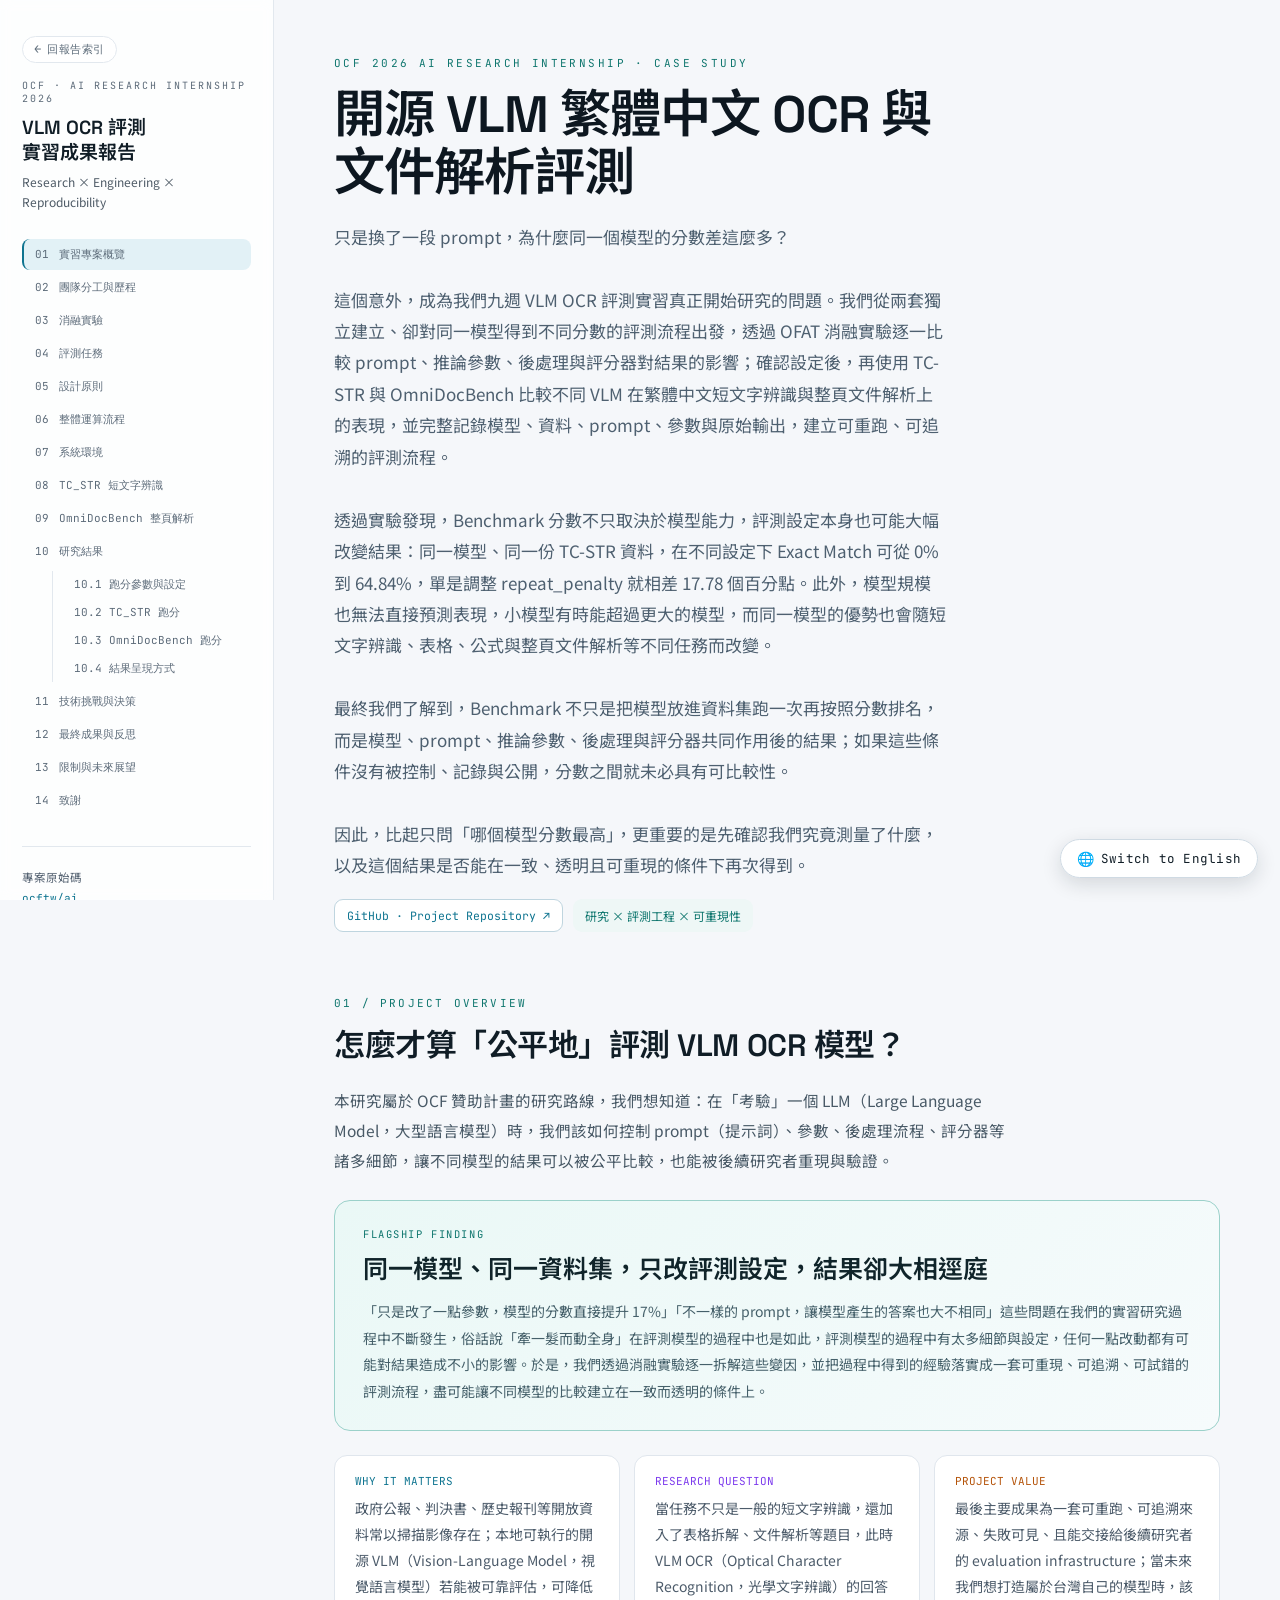
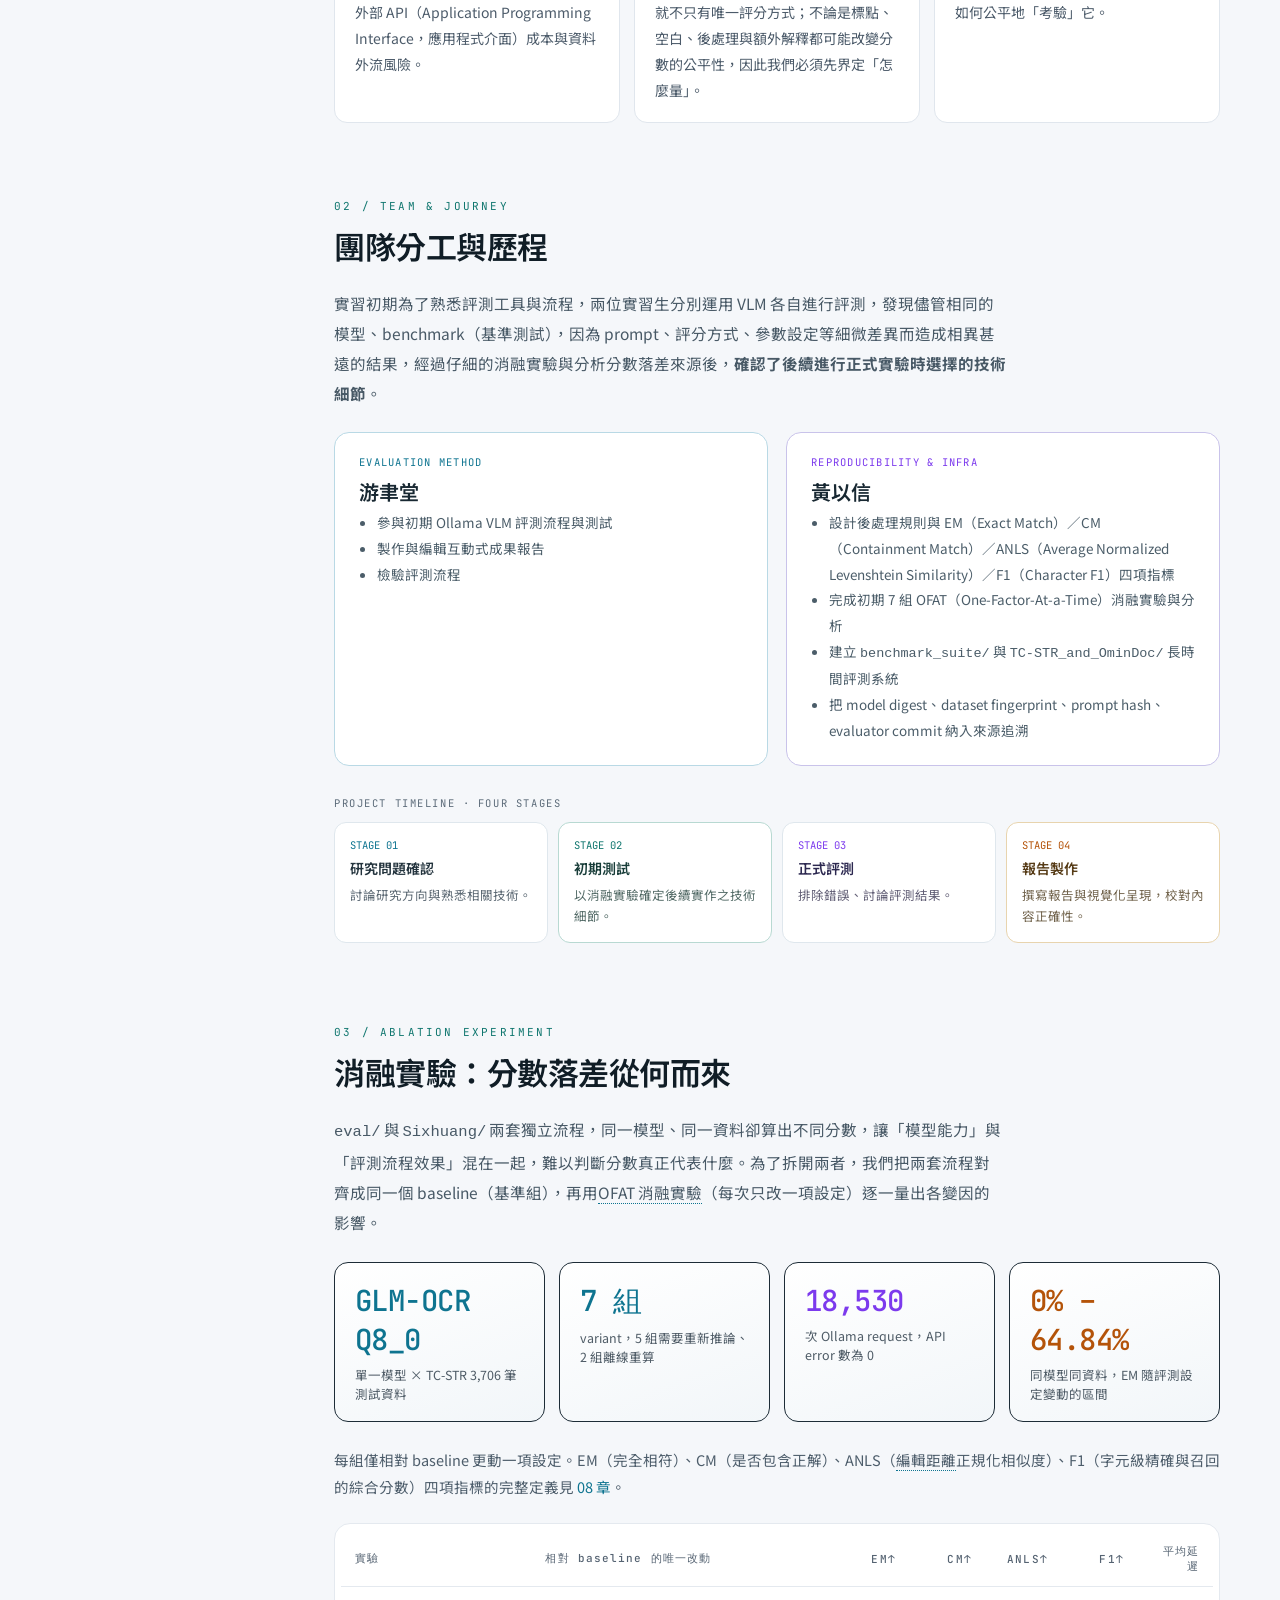
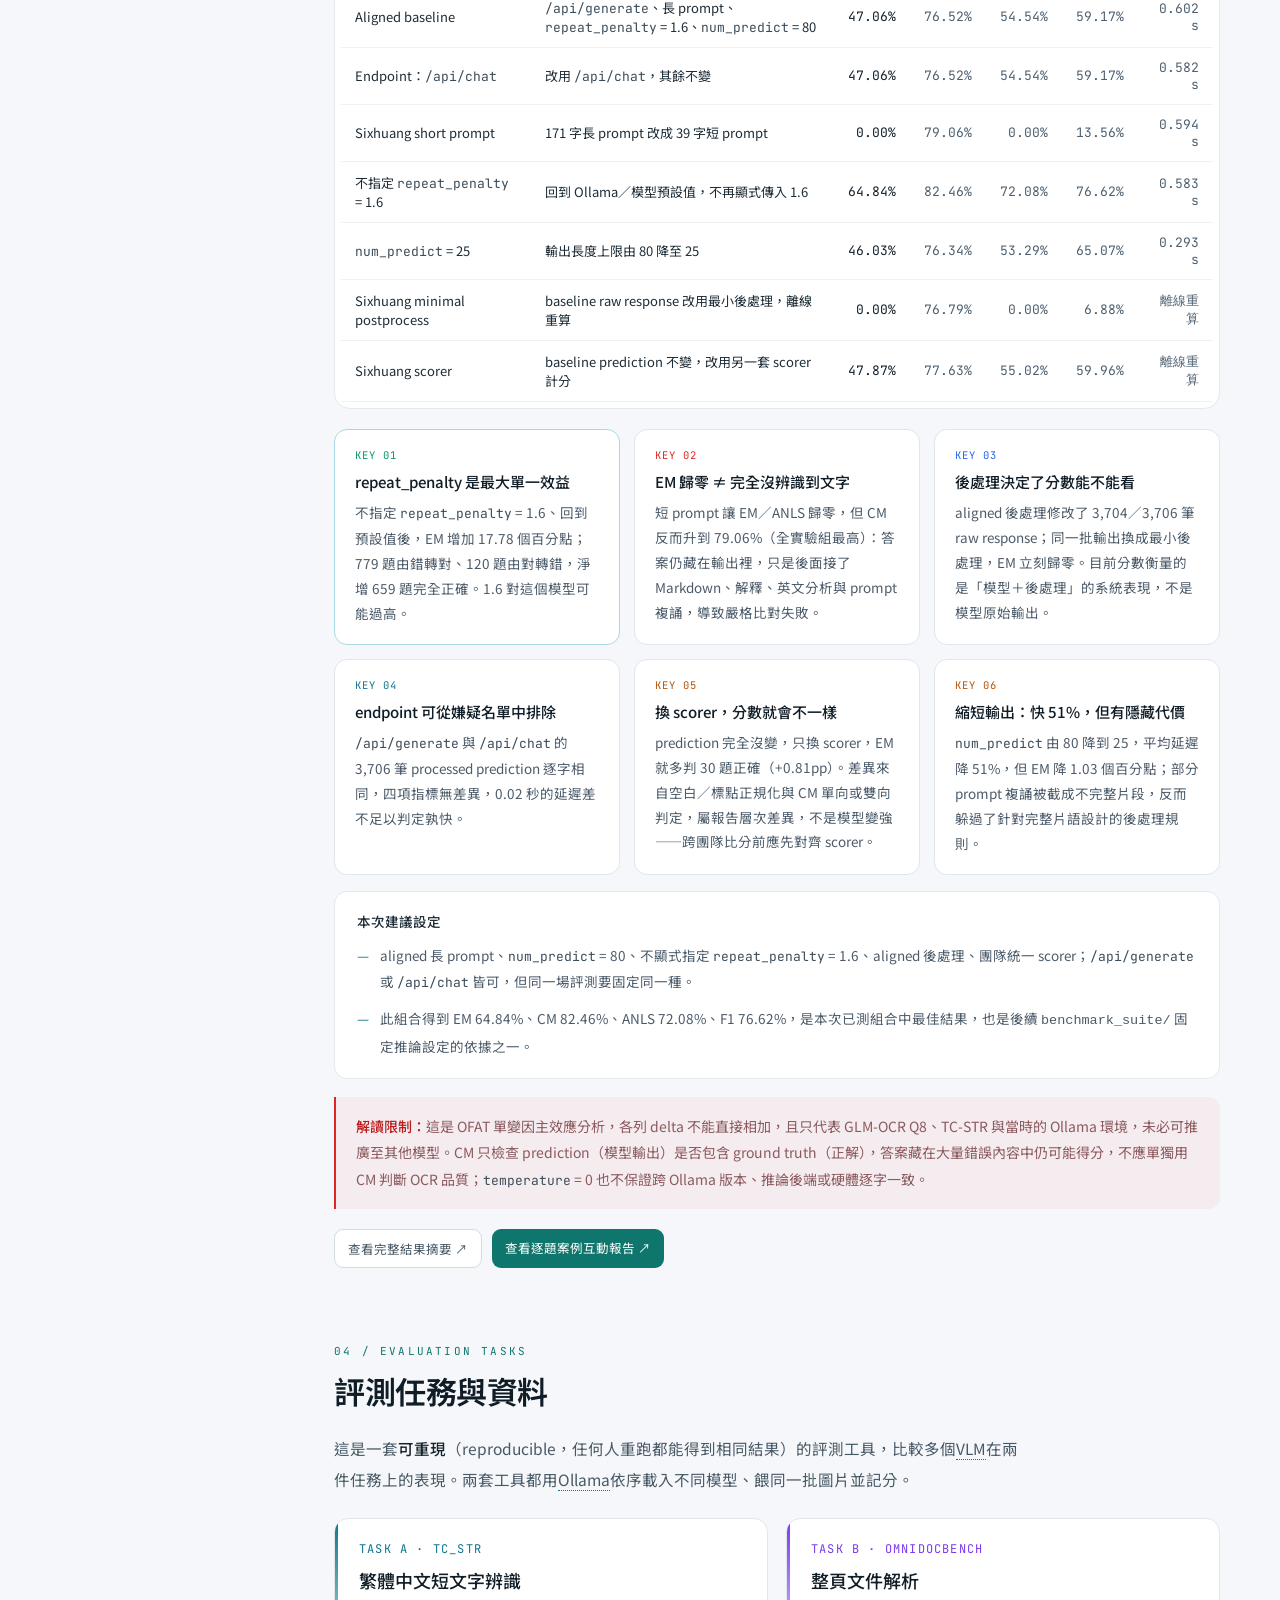
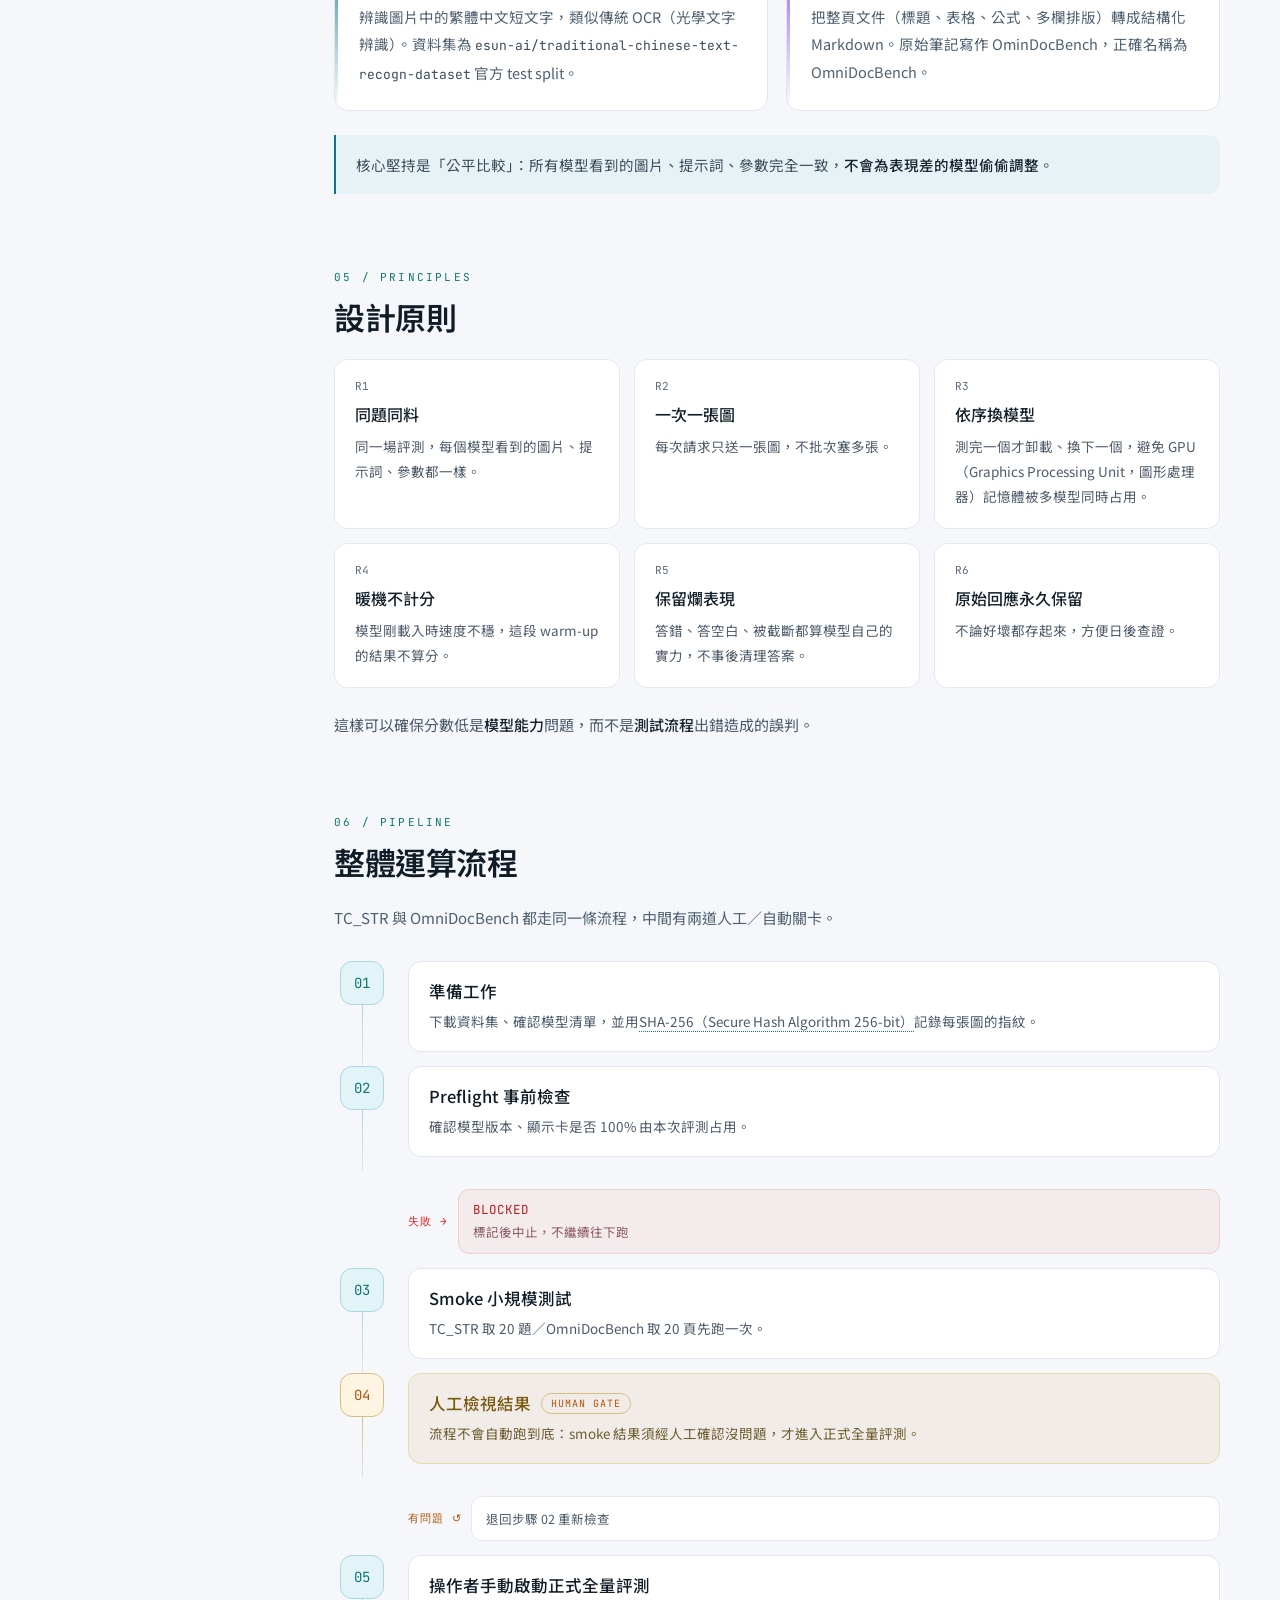
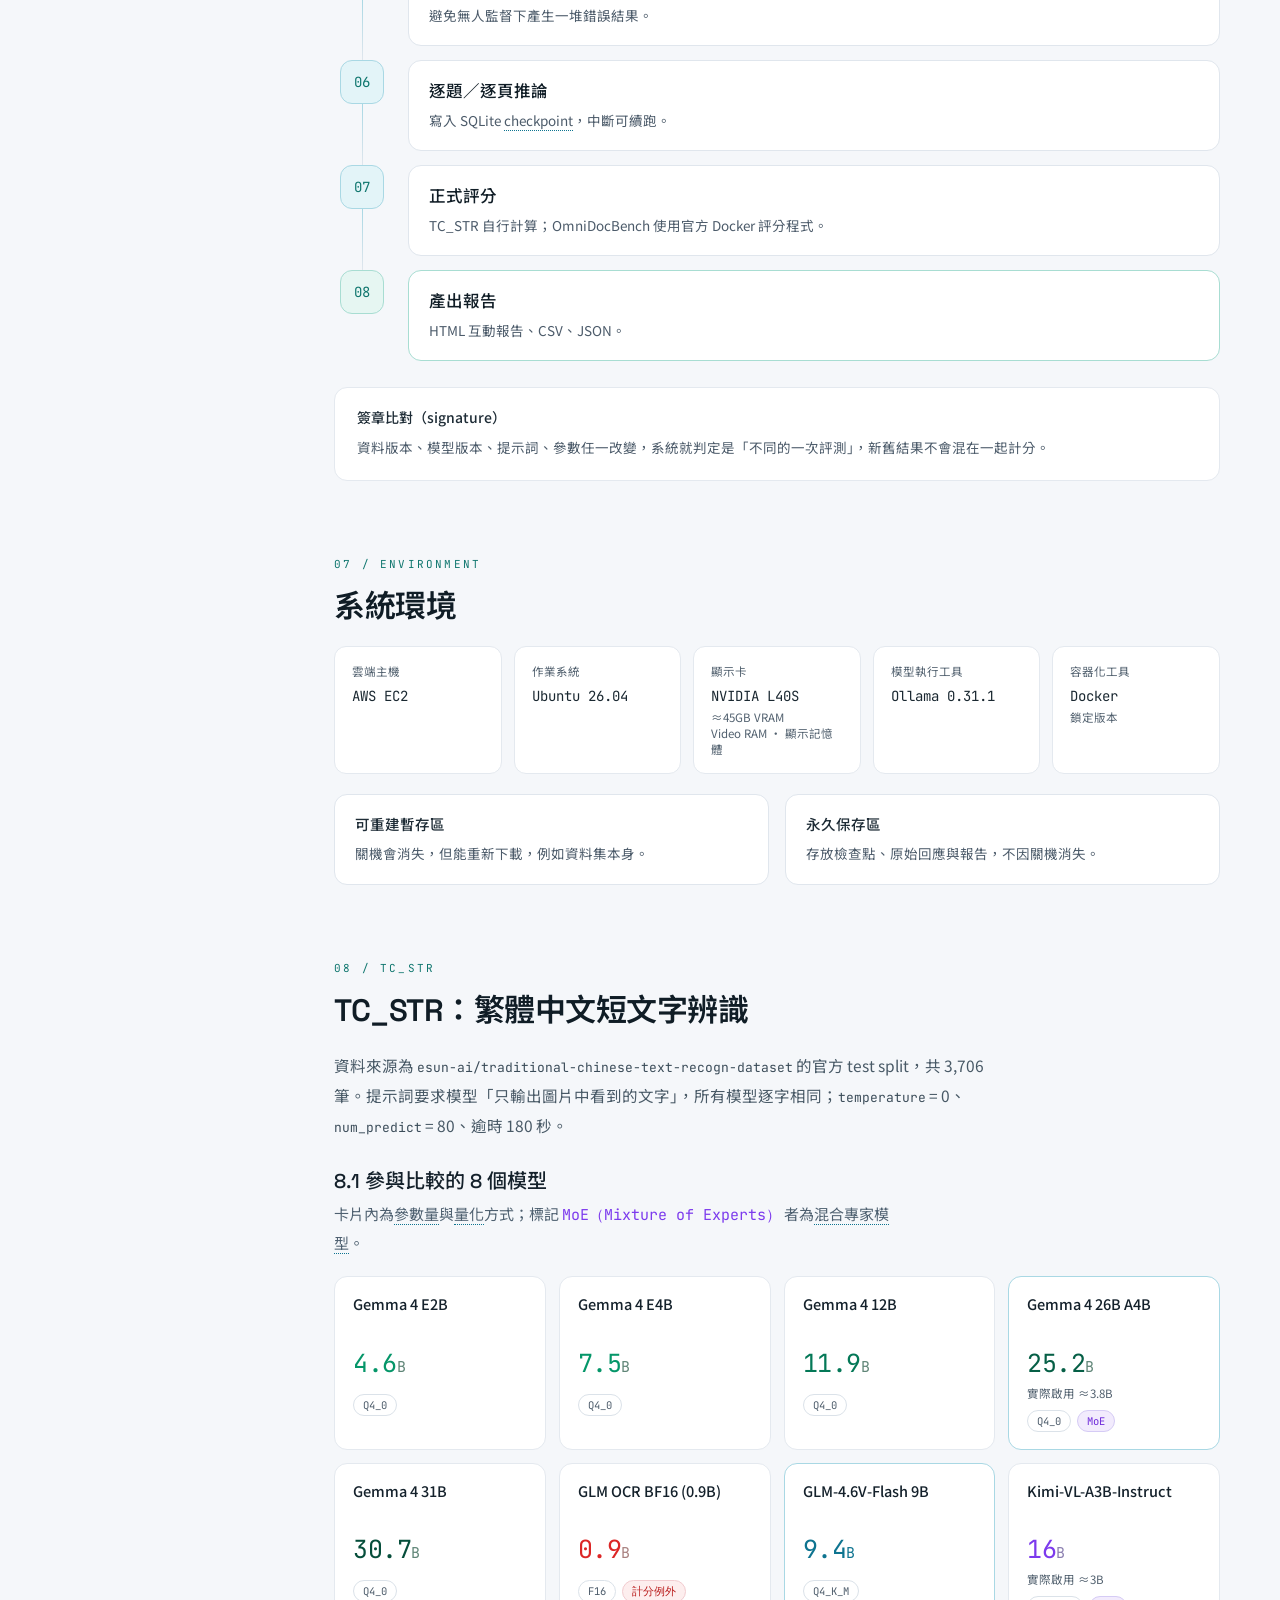
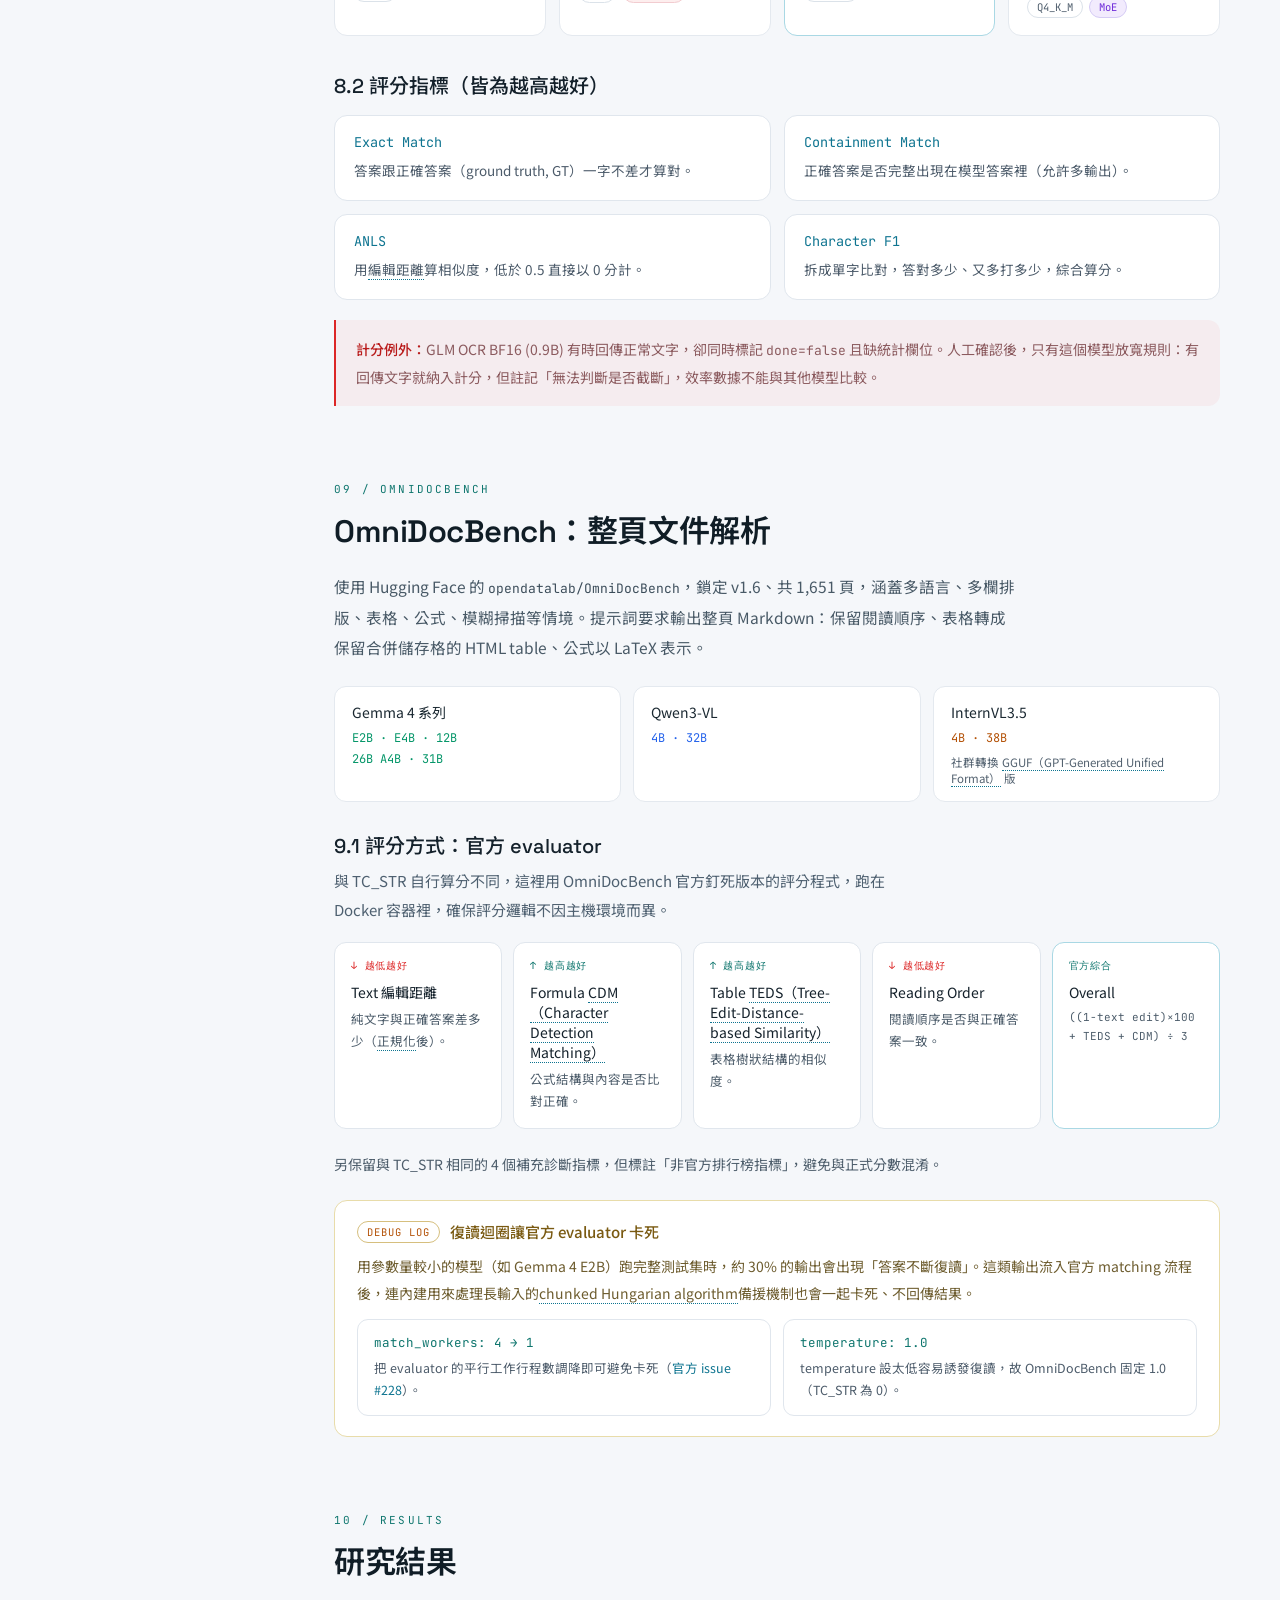
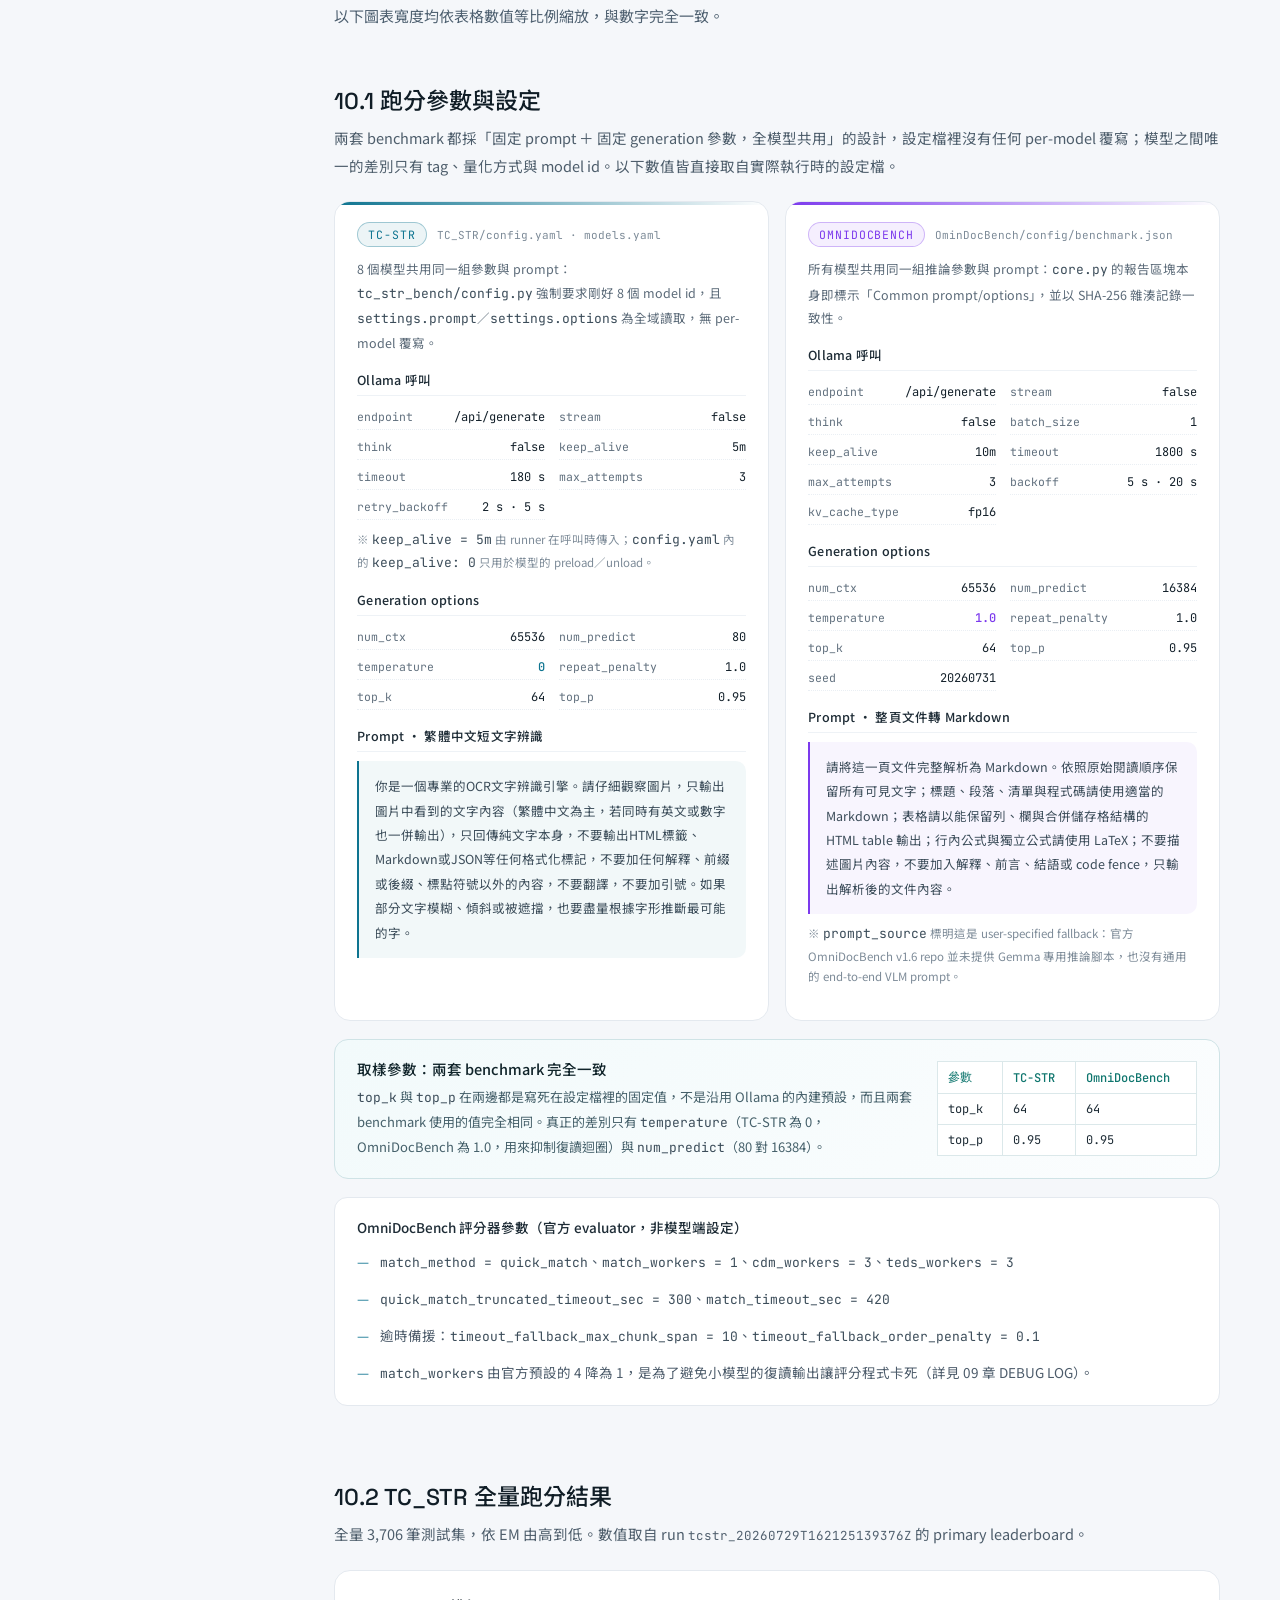
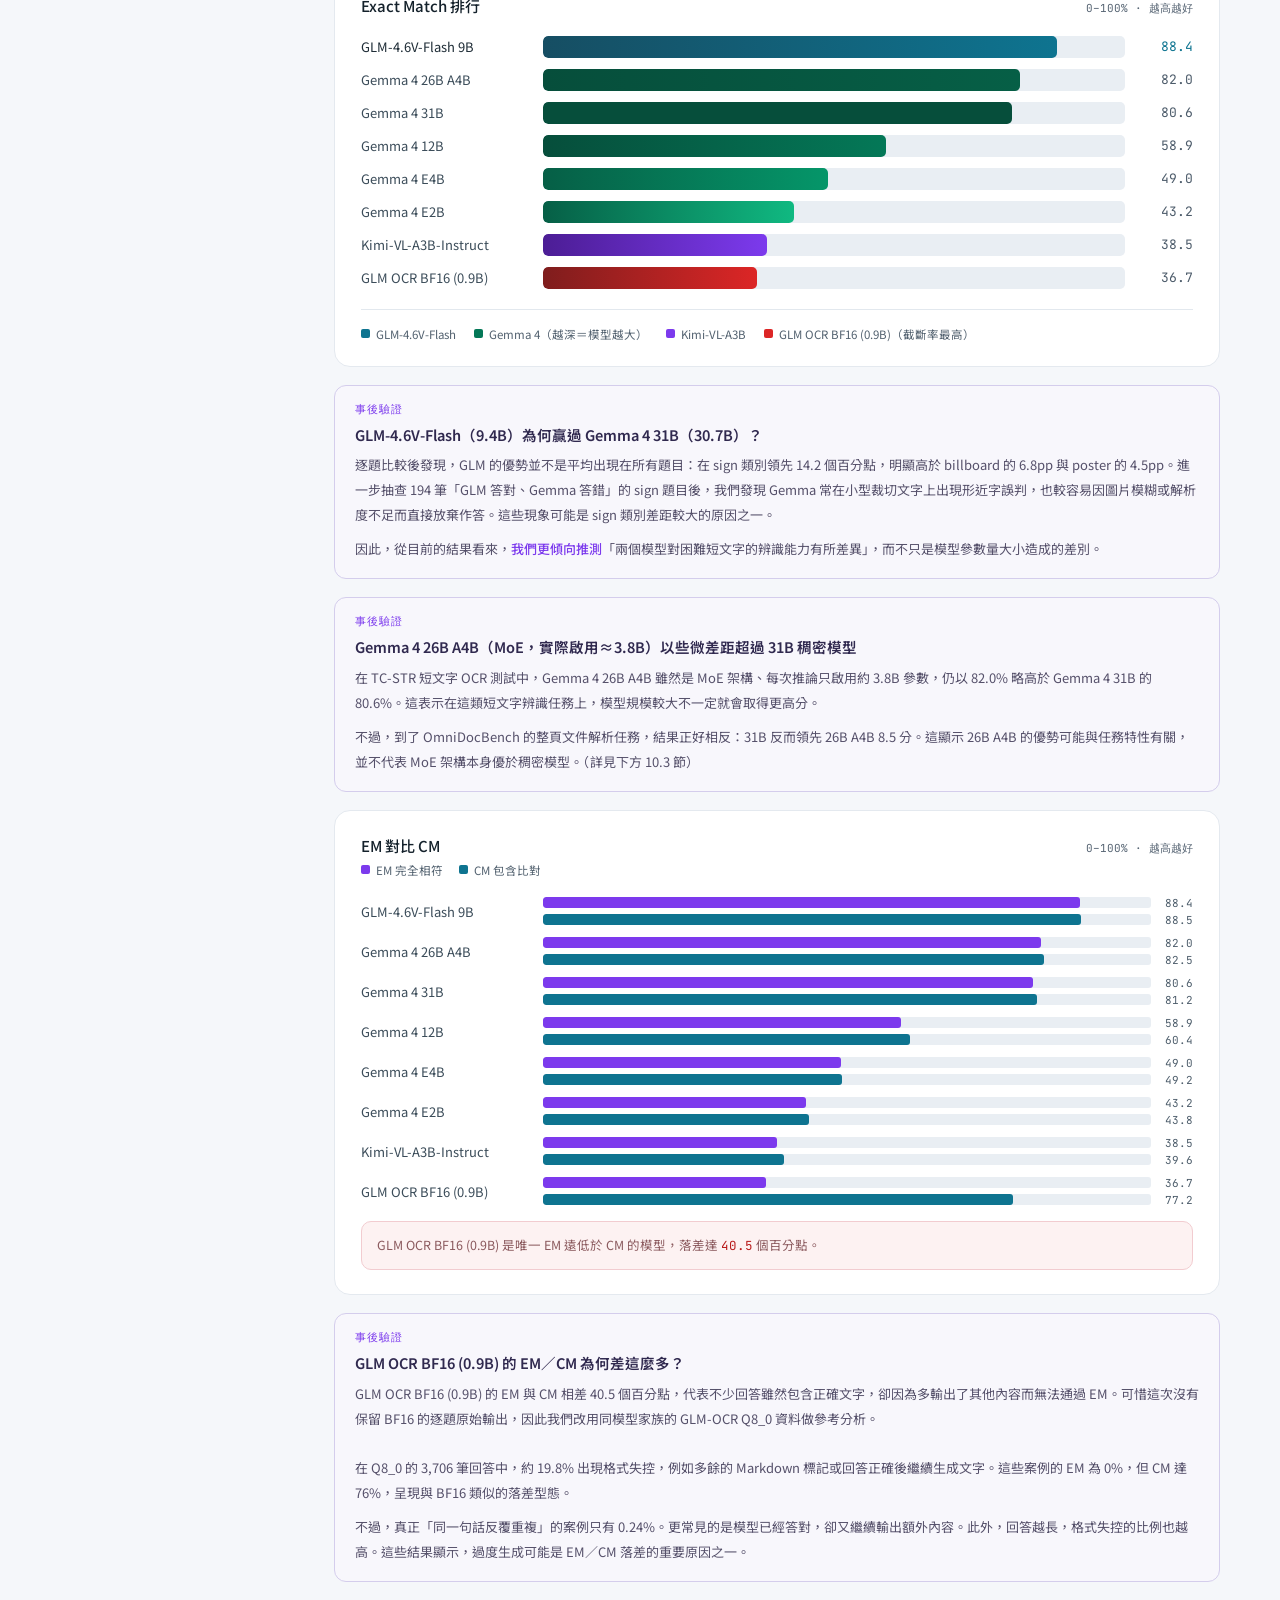
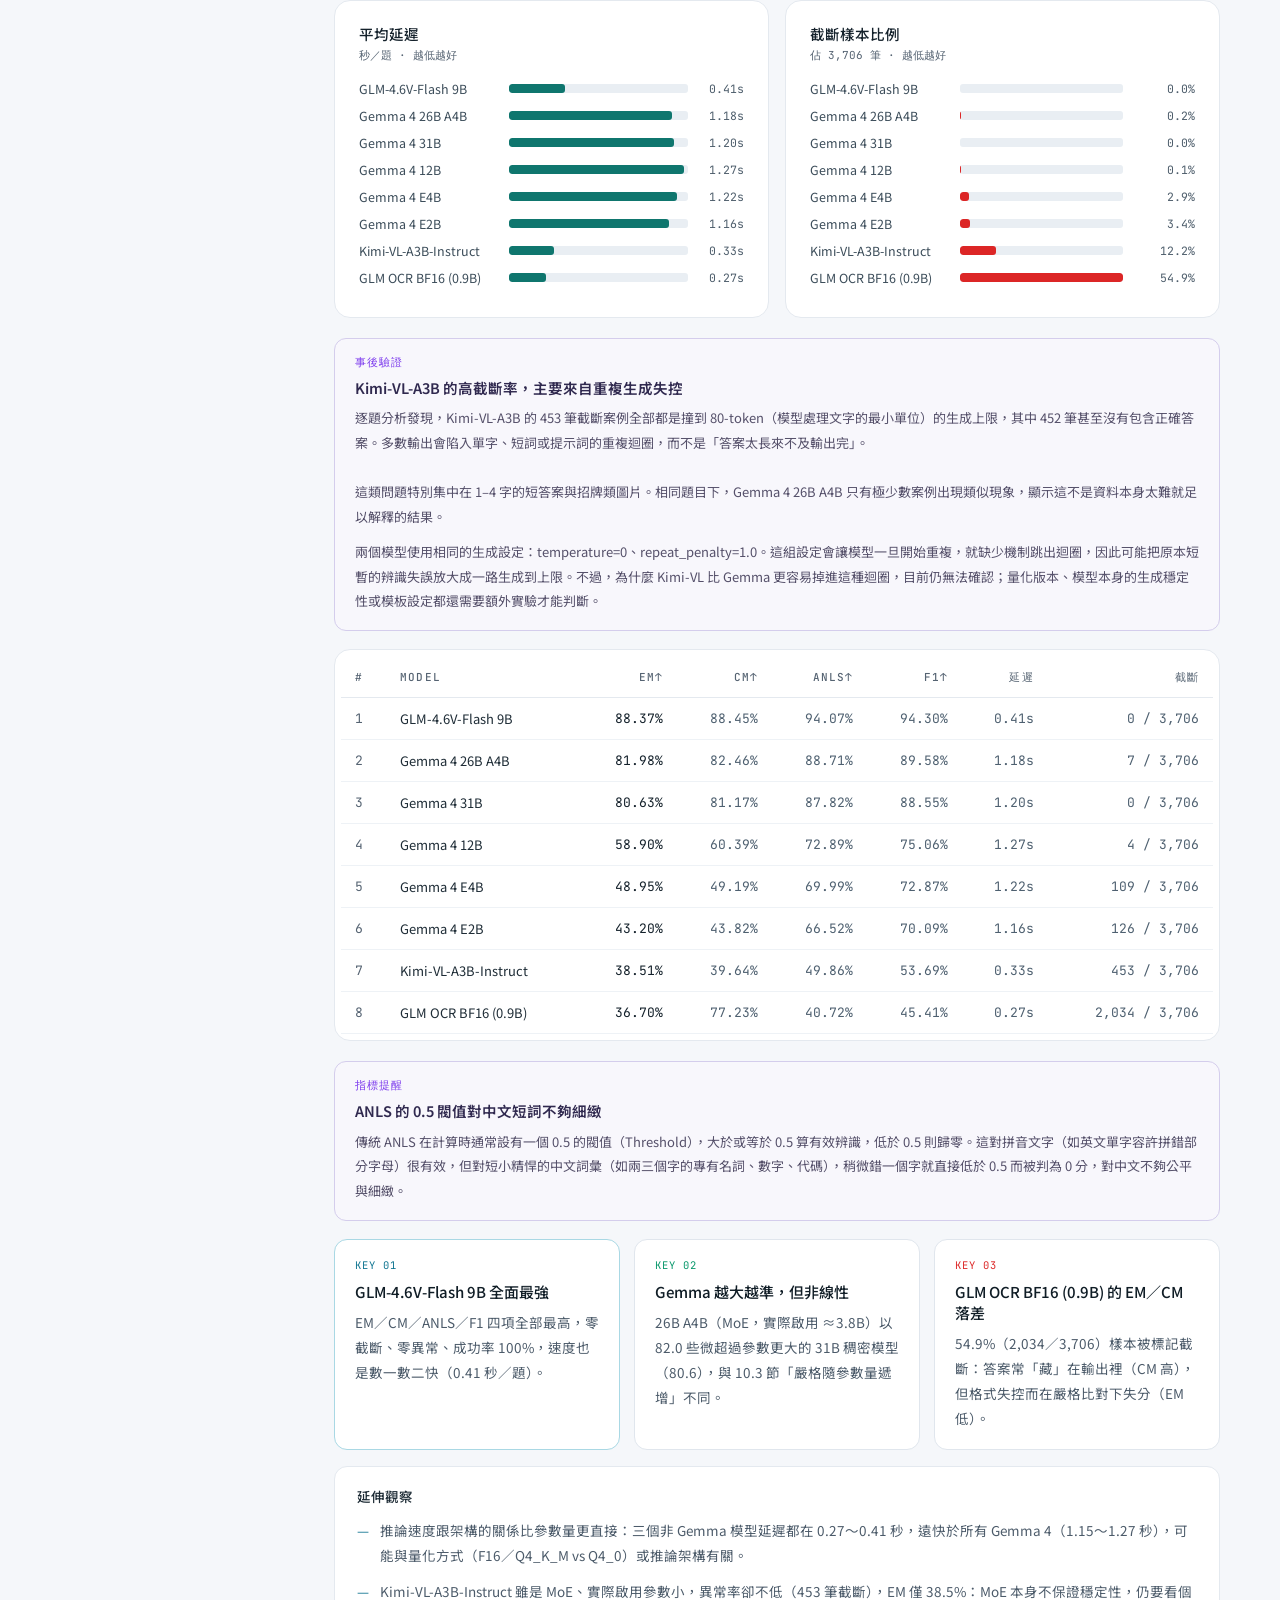
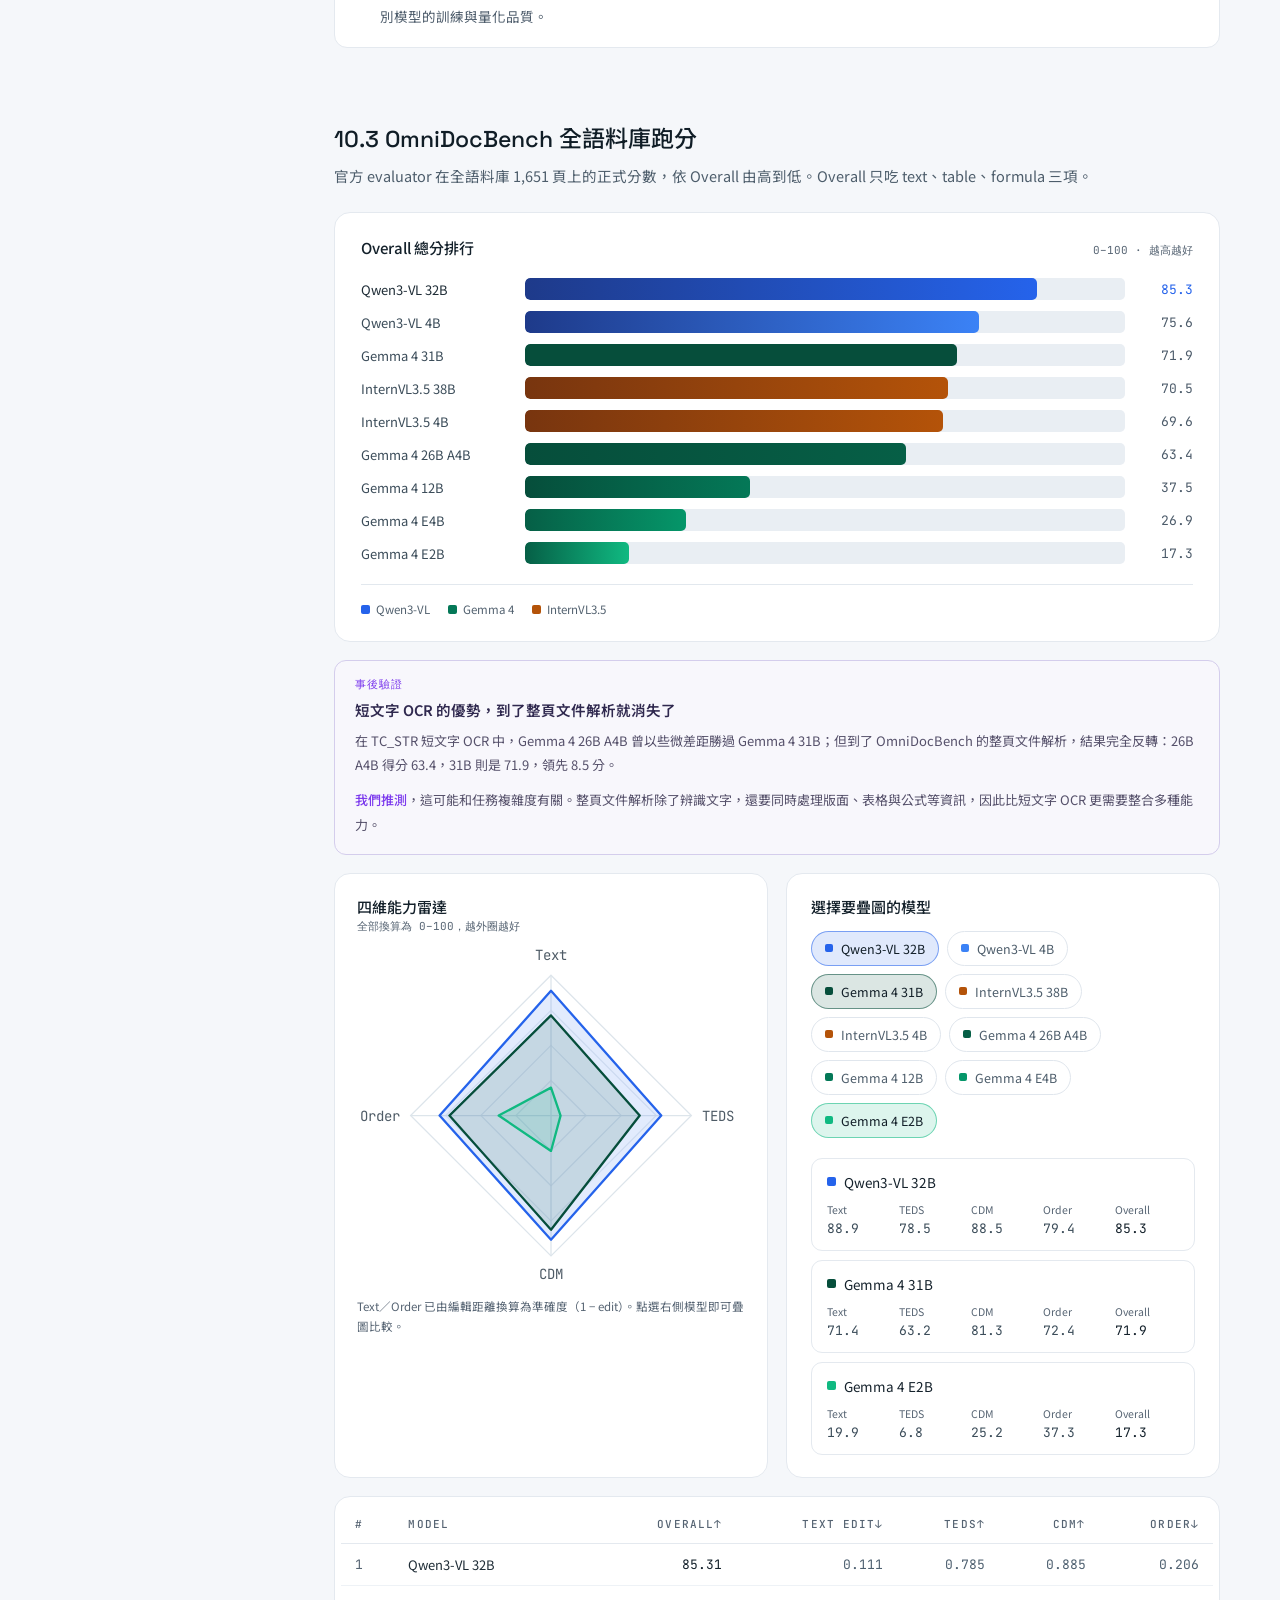
<file: TR-00.html>
<!DOCTYPE html>
<html lang="zh-Hant" data-lang="zh">
<head>
  <meta charset="utf-8">
  <meta name="viewport" content="width=device-width, initial-scale=1">
  <meta name="description" content="OCF 2026 AI 研究實習：開源 VLM 繁體中文 OCR 與文件解析評測成果報告">
  <title>VLM OCR 評測實習成果報告 | OCF 2026</title>

  <!-- 字型：無法連線時會自動使用系統字型。 -->
  <link rel="preconnect" href="https://fonts.googleapis.com">
  <link rel="preconnect" href="https://fonts.gstatic.com" crossorigin>
  <link href="https://fonts.googleapis.com/css2?family=JetBrains+Mono:wght@400;500;700&family=Noto+Sans+TC:wght@300;400;500;600;700&family=Space+Grotesk:wght@400;500;600&display=swap" rel="stylesheet">
  <link rel="stylesheet" href="styles.css">
</head>
<body>

<a class="lang-toggle" href="TR-00-en.html" hreflang="en"
   aria-label="切換為英文版 / Switch to the English version">
  <span class="lang-toggle__icon">🌐</span>
  <span class="lang-toggle__label">Switch to English</span>
</a>

<div class="page-layout">
  <aside class="sidebar" aria-label="章節導覽">
    <a class="sidebar__back" href="index.html" data-lang="zh"><span class="sidebar__back-arrow" aria-hidden="true">←</span>回報告索引</a>
    <div class="sidebar__eyebrow">OCF · AI RESEARCH INTERNSHIP 2026</div>
    <div class="sidebar__title" data-lang="zh">VLM OCR 評測<br>實習成果報告</div>
    <div class="sidebar__subtitle">Research × Engineering × Reproducibility</div>
    <nav class="sidebar__nav" aria-label="報告目錄">
      <a class="toc-link" data-toc="project" href="#project"><span>01</span><span data-lang="zh">實習專案概覽</span></a>
      <a class="toc-link" data-toc="journey" href="#journey"><span>02</span><span data-lang="zh">團隊分工與歷程</span></a>
      <a class="toc-link" data-toc="ablation" href="#ablation"><span>03</span><span data-lang="zh">消融實驗</span></a>
      <a class="toc-link" data-toc="intro" href="#intro"><span>04</span><span data-lang="zh">評測任務</span></a>
      <a class="toc-link" data-toc="principles" href="#principles"><span>05</span><span data-lang="zh">設計原則</span></a>
      <a class="toc-link" data-toc="pipeline" href="#pipeline"><span>06</span><span data-lang="zh">整體運算流程</span></a>
      <a class="toc-link" data-toc="env" href="#env"><span>07</span><span data-lang="zh">系統環境</span></a>
      <a class="toc-link" data-toc="tcstr" href="#tcstr"><span>08</span><span data-lang="zh">TC_STR 短文字辨識</span></a>
      <a class="toc-link" data-toc="omni" href="#omni"><span>09</span><span data-lang="zh">OmniDocBench 整頁解析</span></a>
      <a class="toc-link" data-toc="results" href="#results"><span>10</span><span data-lang="zh">研究結果</span></a>
      <div class="toc-subnav">
        <a class="toc-link toc-link--sub" data-toc="results-config" href="#results-config"><span data-lang="zh">10.1 跑分參數與設定</span></a>
        <a class="toc-link toc-link--sub" data-toc="results-tcstr" href="#results-tcstr"><span data-lang="zh">10.2 TC_STR 跑分</span></a>
        <a class="toc-link toc-link--sub" data-toc="results-omni" href="#results-omni"><span data-lang="zh">10.3 OmniDocBench 跑分</span></a>
        <a class="toc-link toc-link--sub" data-toc="results-present" href="#results-present"><span data-lang="zh">10.4 結果呈現方式</span></a>
      </div>
      <a class="toc-link" data-toc="challenges" href="#challenges"><span>11</span><span data-lang="zh">技術挑戰與決策</span></a>
      <a class="toc-link" data-toc="deliverables" href="#deliverables"><span>12</span><span data-lang="zh">最終成果與反思</span></a>
      <a class="toc-link" data-toc="summary" href="#summary"><span>13</span><span data-lang="zh">限制與未來展望</span></a>
      <a class="toc-link" data-toc="acknowledgements" href="#acknowledgements"><span>14</span><span data-lang="zh">致謝</span></a>
    </nav>
    <div class="sidebar__footer">
      <span class="sidebar__footer-label" data-lang="zh">專案原始碼</span><br><a href="https://github.com/ocftw/ai">ocftw/ai</a><br><span data-lang="zh">OCF 2026 AI 研究實習 · main</span>
    </div>
  </aside>
  <main class="main-content">
    <div class="report-content">
      <header class="report-hero">
        <div class="report-hero__eyebrow">OCF 2026 AI RESEARCH INTERNSHIP · CASE STUDY</div>
        <h1 data-lang="zh">開源 VLM 繁體中文 OCR 與文件解析評測</h1>
        <p class="report-hero__summary" data-lang="zh">只是換了一段 prompt，為什麼同一個模型的分數差這麼多？<br><br>這個意外，成為我們九週 VLM OCR 評測實習真正開始研究的問題。我們從兩套獨立建立、卻對同一模型得到不同分數的評測流程出發，透過 OFAT 消融實驗逐一比較 prompt、推論參數、後處理與評分器對結果的影響；確認設定後，再使用 TC-STR 與 OmniDocBench 比較不同 VLM 在繁體中文短文字辨識與整頁文件解析上的表現，並完整記錄模型、資料、prompt、參數與原始輸出，建立可重跑、可追溯的評測流程。<br><br>透過實驗發現，Benchmark 分數不只取決於模型能力，評測設定本身也可能大幅改變結果：同一模型、同一份 TC-STR 資料，在不同設定下 Exact Match 可從 0% 到 64.84%，單是調整 repeat_penalty 就相差 17.78 個百分點。此外，模型規模也無法直接預測表現，小模型有時能超過更大的模型，而同一模型的優勢也會隨短文字辨識、表格、公式與整頁文件解析等不同任務而改變。<br><br>最終我們了解到，Benchmark 不只是把模型放進資料集跑一次再按照分數排名，而是模型、prompt、推論參數、後處理與評分器共同作用後的結果；如果這些條件沒有被控制、記錄與公開，分數之間就未必具有可比較性。<br><br>因此，比起只問「哪個模型分數最高」，更重要的是先確認我們究竟測量了什麼，以及這個結果是否能在一致、透明且可重現的條件下再次得到。</p>
        <div class="report-hero__actions">
          <a class="button button--outline" href="https://github.com/ocftw/ai">GitHub · Project Repository ↗</a>
          <span class="tag" data-lang="zh">研究 × 評測工程 × 可重現性</span>
        </div>
      </header>
<section id="project" class="report-section">
<div class="section-eyebrow">01 / PROJECT OVERVIEW</div>
<h2 class="section-title" data-lang="zh">怎麼才算「公平地」評測 VLM OCR 模型？</h2>
<p class="section-lede" data-lang="zh">本研究屬於 OCF 贊助計畫的研究路線，我們想知道：在「考驗」一個 LLM（Large Language Model，大型語言模型）時，我們該如何控制 prompt（提示詞）、參數、後處理流程、評分器等諸多細節，讓不同模型的結果可以被公平比較，也能被後續研究者重現與驗證。</p>
<div class="callout--teal">
<div class="callout__eyebrow">FLAGSHIP FINDING</div>
<div class="callout__headline" data-lang="zh">同一模型、同一資料集，只改評測設定，結果卻大相逕庭</div>
<p class="callout__note" data-lang="zh">「只是改了一點參數，模型的分數直接提升 17%」「不一樣的 prompt，讓模型產生的答案也大不相同」這些問題在我們的實習研究過程中不斷發生，俗話說「牽一髮而動全身」在評測模型的過程中也是如此，評測模型的過程中有太多細節與設定，任何一點改動都有可能對結果造成不小的影響。於是，我們透過消融實驗逐一拆解這些變因，並把過程中得到的經驗落實成一套可重現、可追溯、可試錯的評測流程，盡可能讓不同模型的比較建立在一致而透明的條件上。</p>
</div>
<div class="context-grid">
<div class="context-card"><div class="eyebrow-label--cyan">WHY IT MATTERS</div><div class="context-card__body" data-lang="zh">政府公報、判決書、歷史報刊等開放資料常以掃描影像存在；本地可執行的開源 VLM（Vision-Language Model，視覺語言模型）若能被可靠評估，可降低外部 API（Application Programming Interface，應用程式介面）成本與資料外流風險。</div></div>
<div class="context-card"><div class="eyebrow-label--violet">RESEARCH QUESTION</div><div class="context-card__body" data-lang="zh">當任務不只是一般的短文字辨識，還加入了表格拆解、文件解析等題目，此時 VLM OCR（Optical Character Recognition，光學文字辨識）的回答就不只有唯一評分方式；不論是標點、空白、後處理與額外解釋都可能改變分數的公平性，因此我們必須先界定「怎麼量」。</div></div>
<div class="context-card"><div class="eyebrow-label--amber">PROJECT VALUE</div><div class="context-card__body" data-lang="zh">最後主要成果為一套可重跑、可追溯來源、失敗可見、且能交接給後續研究者的 evaluation infrastructure；當未來我們想打造屬於台灣自己的模型時，該如何公平地「考驗」它。</div></div>
</div>
</section>
<section id="journey" class="report-section">
<div class="section-eyebrow">02 / TEAM &amp; JOURNEY</div>
<h2 class="section-title" data-lang="zh">團隊分工與歷程</h2>
<p class="section-lede" data-lang="zh">實習初期為了熟悉評測工具與流程，兩位實習生分別運用 VLM 各自進行評測，發現儘管相同的模型、benchmark（基準測試），因為 prompt、評分方式、參數設定等細微差異而造成相異甚遠的結果，經過仔細的消融實驗與分析分數落差來源後，<strong>確認了後續進行正式實驗時選擇的技術細節</strong>。</p>
<div class="people-grid">
<div class="person-card--method">
<div class="person-card__label--method">EVALUATION METHOD</div>
<div class="person-card__name">游聿堂</div>
<ul class="person-card__list" data-lang="zh">
<li>參與初期 Ollama VLM 評測流程與測試</li>
<li>製作與編輯互動式成果報告</li>
<li>檢驗評測流程</li>
</ul>
</div>
<div class="person-card--infra">
<div class="person-card__label--infra">REPRODUCIBILITY &amp; INFRA</div>
<div class="person-card__name">黃以信</div>
<ul class="person-card__list" data-lang="zh">
<li>設計後處理規則與 EM（Exact Match）／CM（Containment Match）／ANLS（Average Normalized Levenshtein Similarity）／F1（Character F1）四項指標</li>
<li>完成初期 7 組 OFAT（One-Factor-At-a-Time）消融實驗與分析</li>
<li>建立 <code>benchmark_suite/</code> 與 <code>TC-STR_and_OminDoc/</code> 長時間評測系統</li>
<li>把 model digest、dataset fingerprint、prompt hash、evaluator commit 納入來源追溯</li>
</ul>
</div>
</div>
<div class="timeline__eyebrow">PROJECT TIMELINE · FOUR STAGES</div>
<div class="timeline">
<div class="timeline-stage"><div class="timeline-stage__date">STAGE 01</div><div class="timeline-stage__title" data-lang="zh">研究問題確認</div><div class="timeline-stage__desc" data-lang="zh">討論研究方向與熟悉相關技術。</div></div>
<div class="timeline-stage--teal"><div class="timeline-stage__date--teal">STAGE 02</div><div class="timeline-stage__title--teal" data-lang="zh">初期測試</div><div class="timeline-stage__desc--teal" data-lang="zh">以消融實驗確定後續實作之技術細節。</div></div>
<div class="timeline-stage"><div class="timeline-stage__date--violet">STAGE 03</div><div class="timeline-stage__title--violet" data-lang="zh">正式評測</div><div class="timeline-stage__desc--violet" data-lang="zh">排除錯誤、討論評測結果。</div></div>
<div class="timeline-stage--amber"><div class="timeline-stage__date--amber">STAGE 04</div><div class="timeline-stage__title--amber" data-lang="zh">報告製作</div><div class="timeline-stage__desc--amber" data-lang="zh">撰寫報告與視覺化呈現，校對內容正確性。</div></div>
</div>
</section>
<section id="ablation" class="report-section">
<div class="section-eyebrow">03 / ABLATION EXPERIMENT</div>
<h2 class="section-title" data-lang="zh">消融實驗：分數落差從何而來</h2>
<p class="section-lede" data-lang="zh"><code>eval/</code> 與 <code>Sixhuang/</code> 兩套獨立流程，同一模型、同一資料卻算出不同分數，讓「模型能力」與「評測流程效果」混在一起，難以判斷分數真正代表什麼。為了拆開兩者，我們把兩套流程對齊成同一個 baseline（基準組），再用<span class="term" title="One-Factor-At-a-Time：每次只改一項設定，其餘維持不變，藉此量出該變因單獨造成的主效應；缺點是無法捕捉變因之間的交互作用。">OFAT 消融實驗</span>（每次只改一項設定）逐一量出各變因的影響。</p>
<div class="stats-grid">
<div class="stat-card"><div class="stat-card__value">GLM-OCR Q8_0</div><div class="stat-card__label" data-lang="zh">單一模型 × TC-STR 3,706 筆測試資料</div></div>
<div class="stat-card"><div class="stat-card__value">7 組</div><div class="stat-card__label" data-lang="zh">variant，5 組需要重新推論、2 組離線重算</div></div>
<div class="stat-card stat-card--violet"><div class="stat-card__value">18,530</div><div class="stat-card__label" data-lang="zh">次 Ollama request，API error 數為 0</div></div>
<div class="stat-card stat-card--amber"><div class="stat-card__value">0% – 64.84%</div><div class="stat-card__label" data-lang="zh">同模型同資料，EM 隨評測設定變動的區間</div></div>
</div>
<p class="results-caption" data-lang="zh">每組僅相對 baseline 更動一項設定。EM（完全相符）、CM（是否包含正解）、ANLS（<span class="term" title="Levenshtein Distance：計算把一個字串改成另一個字串最少要改幾個字，ANLS 以此算相似度，低於 0.5 直接以 0 分計。">編輯距離</span>正規化相似度）、F1（字元級精確與召回的綜合分數）四項指標的完整定義見 <a href="#tcstr">08 章</a>。</p>
<div class="table-wrap">
<table class="data-table">
<thead>
<tr data-lang="zh">
<th class="table-wrap__th">實驗</th>
<th class="table-wrap__th">相對 baseline 的唯一改動</th>
<th class="table-wrap__th--num">EM↑</th>
<th class="table-wrap__th--num">CM↑</th>
<th class="table-wrap__th--num">ANLS↑</th>
<th class="table-wrap__th--num">F1↑</th>
<th class="table-wrap__th--num">平均延遲</th>
</tr>
</thead>
<tbody>
<tr class="data-table__row" data-lang="zh">
<td class="data-table__cell">Aligned baseline</td>
<td class="data-table__cell"><span class="mono-value">/api/generate</span>、長 prompt、<span class="mono-value">repeat_penalty</span> = 1.6、<span class="mono-value">num_predict</span> = 80</td>
<td class="data-table__number data-table__number--strong">47.06%</td>
<td class="data-table__number">76.52%</td>
<td class="data-table__number">54.54%</td>
<td class="data-table__number">59.17%</td>
<td class="data-table__number">0.602 s</td>
</tr>
<tr class="data-table__row" data-lang="zh">
<td class="data-table__cell">Endpoint：<span class="mono-value">/api/chat</span></td>
<td class="data-table__cell">改用 <span class="mono-value">/api/chat</span>，其餘不變</td>
<td class="data-table__number data-table__number--strong">47.06%</td>
<td class="data-table__number">76.52%</td>
<td class="data-table__number">54.54%</td>
<td class="data-table__number">59.17%</td>
<td class="data-table__number">0.582 s</td>
</tr>
<tr class="data-table__row" data-lang="zh">
<td class="data-table__cell">Sixhuang short prompt</td>
<td class="data-table__cell">171 字長 prompt 改成 39 字短 prompt</td>
<td class="data-table__number data-table__number--strong">0.00%</td>
<td class="data-table__number">79.06%</td>
<td class="data-table__number">0.00%</td>
<td class="data-table__number">13.56%</td>
<td class="data-table__number">0.594 s</td>
</tr>
<tr class="data-table__row" data-lang="zh">
<td class="data-table__cell">不指定 <span class="mono-value">repeat_penalty</span> = 1.6</td>
<td class="data-table__cell">回到 Ollama／模型預設值，不再顯式傳入 1.6</td>
<td class="data-table__number data-table__number--strong">64.84%</td>
<td class="data-table__number">82.46%</td>
<td class="data-table__number">72.08%</td>
<td class="data-table__number">76.62%</td>
<td class="data-table__number">0.583 s</td>
</tr>
<tr class="data-table__row" data-lang="zh">
<td class="data-table__cell"><span class="mono-value">num_predict</span> = 25</td>
<td class="data-table__cell">輸出長度上限由 80 降至 25</td>
<td class="data-table__number data-table__number--strong">46.03%</td>
<td class="data-table__number">76.34%</td>
<td class="data-table__number">53.29%</td>
<td class="data-table__number">65.07%</td>
<td class="data-table__number">0.293 s</td>
</tr>
<tr class="data-table__row" data-lang="zh">
<td class="data-table__cell">Sixhuang minimal postprocess</td>
<td class="data-table__cell">baseline raw response 改用最小後處理，離線重算</td>
<td class="data-table__number data-table__number--strong">0.00%</td>
<td class="data-table__number">76.79%</td>
<td class="data-table__number">0.00%</td>
<td class="data-table__number">6.88%</td>
<td class="data-table__number">離線重算</td>
</tr>
<tr class="data-table__row" data-lang="zh">
<td class="data-table__cell">Sixhuang scorer</td>
<td class="data-table__cell">baseline prediction 不變，改用另一套 scorer 計分</td>
<td class="data-table__number data-table__number--strong">47.87%</td>
<td class="data-table__number">77.63%</td>
<td class="data-table__number">55.02%</td>
<td class="data-table__number">59.96%</td>
<td class="data-table__number">離線重算</td>
</tr>
</tbody>
</table>
</div>
<div class="key-findings-grid">
<div class="key-finding-card--highlight">
<div class="key-finding-card__label--positive">KEY 01</div>
<div class="key-finding-card__title" data-lang="zh">repeat_penalty 是最大單一效益</div>
<div class="principle-card__desc" data-lang="zh">不指定 <span class="mono-value">repeat_penalty</span> = 1.6、回到預設值後，EM 增加 17.78 個百分點；779 題由錯轉對、120 題由對轉錯，淨增 659 題完全正確。1.6 對這個模型可能過高。</div>
</div>
<div class="surface-card">
<div class="key-finding-card__label--negative">KEY 02</div>
<div class="key-finding-card__title" data-lang="zh">EM 歸零 ≠ 完全沒辨識到文字</div>
<div class="principle-card__desc" data-lang="zh">短 prompt 讓 EM／ANLS 歸零，但 CM 反而升到 79.06%（全實驗組最高）：答案仍藏在輸出裡，只是後面接了 Markdown、解釋、英文分析與 prompt 複誦，導致嚴格比對失敗。</div>
</div>
<div class="surface-card">
<div class="key-finding-card__label--primary">KEY 03</div>
<div class="key-finding-card__title" data-lang="zh">後處理決定了分數能不能看</div>
<div class="principle-card__desc" data-lang="zh">aligned 後處理修改了 3,704／3,706 筆 raw response；同一批輸出換成最小後處理，EM 立刻歸零。目前分數衡量的是「模型＋後處理」的系統表現，不是模型原始輸出。</div>
</div>
<div class="surface-card">
<div class="key-finding-card__label--info">KEY 04</div>
<div class="key-finding-card__title" data-lang="zh">endpoint 可從嫌疑名單中排除</div>
<div class="principle-card__desc" data-lang="zh"><span class="mono-value">/api/generate</span> 與 <span class="mono-value">/api/chat</span> 的 3,706 筆 processed prediction 逐字相同，四項指標無差異，0.02 秒的延遲差不足以判定孰快。</div>
</div>
<div class="surface-card">
<div class="key-finding-card__label--caution">KEY 05</div>
<div class="key-finding-card__title" data-lang="zh">換 scorer，分數就會不一樣</div>
<div class="principle-card__desc" data-lang="zh">prediction 完全沒變，只換 scorer，EM 就多判 30 題正確（+0.81pp）。差異來自空白／標點正規化與 CM 單向或雙向判定，屬報告層次差異，不是模型變強——跨團隊比分前應先對齊 scorer。</div>
</div>
<div class="surface-card">
<div class="key-finding-card__label--caution">KEY 06</div>
<div class="key-finding-card__title" data-lang="zh">縮短輸出：快 51%，但有隱藏代價</div>
<div class="principle-card__desc" data-lang="zh"><span class="mono-value">num_predict</span> 由 80 降到 25，平均延遲降 51%，但 EM 降 1.03 個百分點；部分 prompt 複誦被截成不完整片段，反而躲過了針對完整片語設計的後處理規則。</div>
</div>
</div>
<div class="insights-card">
<div class="insights-card__title" data-lang="zh">本次建議設定</div>
<div class="insights-list" data-lang="zh">
<div class="insights-list__item"><span class="insights-list__marker">—</span><span>aligned 長 prompt、<span class="mono-value">num_predict</span> = 80、不顯式指定 <span class="mono-value">repeat_penalty</span> = 1.6、aligned 後處理、團隊統一 scorer；<span class="mono-value">/api/generate</span> 或 <span class="mono-value">/api/chat</span> 皆可，但同一場評測要固定同一種。</span></div>
<div class="insights-list__item"><span class="insights-list__marker">—</span><span>此組合得到 EM 64.84%、CM 82.46%、ANLS 72.08%、F1 76.62%，是本次已測組合中最佳結果，也是後續 <code>benchmark_suite/</code> 固定推論設定的依據之一。</span></div>
</div>
</div>
<div class="callout--danger" data-lang="zh">
<strong class="text-emphasis--danger">解讀限制：</strong>這是 OFAT 單變因主效應分析，各列 delta 不能直接相加，且只代表 GLM-OCR Q8、TC-STR 與當時的 Ollama 環境，未必可推廣至其他模型。CM 只檢查 prediction（模型輸出）是否包含 ground truth（正解），答案藏在大量錯誤內容中仍可能得分，不應單獨用 CM 判斷 OCR 品質；<span class="mono-value">temperature</span> = 0 也不保證跨 Ollama 版本、推論後端或硬體逐字一致。
      </div>
<div class="deliverables__links" data-lang="zh">
<a href="https://github.com/ocftw/ai/blob/main/ablation_experiment/RESULTS.md" class="link-button--outline">查看完整結果摘要 ↗</a>
<a href="https://ai.ocf.tw/ablation_experiment/results/ablation_report.html" class="link-button--filled">查看逐題案例互動報告 ↗</a>
</div>
</section>
<section id="intro" class="report-section">
<div class="section-eyebrow">04 / EVALUATION TASKS</div>
<h2 class="section-title" data-lang="zh">評測任務與資料</h2>
<p class="section-lede" data-lang="zh">這是一套<strong class="text-emphasis">可重現</strong>（reproducible，任何人重跑都能得到相同結果）的評測工具，比較多個<span class="term" title="Vision-Language Model，視覺語言模型：能同時「看圖」又「懂文字」的 AI 模型。">VLM</span>在兩件任務上的表現。兩套工具都用<span class="term" title="在本機端執行開源大型語言模型的工具，不需連上外部雲端 API；本專案用它依序載入、卸載各個模型。">Ollama</span>依序載入不同模型、餵同一批圖片並記分。</p>
<div class="task-grid">
<div class="task-card">
<div class="task-card__accent--cyan"></div>
<div class="task-card__eyebrow--cyan">TASK A · TC_STR</div>
<div class="task-card__title" data-lang="zh">繁體中文短文字辨識</div>
<p class="task-card__desc" data-lang="zh">辨識圖片中的繁體中文短文字，類似傳統 OCR（光學文字辨識）。資料集為 <span class="mono-value">esun-ai/traditional-chinese-text-recogn-dataset</span> 官方 test split。</p>
</div>
<div class="task-card">
<div class="task-card__accent--violet"></div>
<div class="task-card__eyebrow--violet">TASK B · OMNIDOCBENCH</div>
<div class="task-card__title" data-lang="zh">整頁文件解析</div>
<p class="task-card__desc" data-lang="zh">把整頁文件（標題、表格、公式、多欄排版）轉成結構化 Markdown。原始筆記寫作 OminDocBench，正確名稱為 OmniDocBench。</p>
</div>
</div>
<div class="callout-inline" data-lang="zh">核心堅持是「公平比較」：所有模型看到的圖片、提示詞、參數完全一致，<strong class="text-emphasis">不會為表現差的模型偷偷調整</strong>。</div>
</section>
<section id="principles" class="report-section">
<div class="section-eyebrow">05 / PRINCIPLES</div>
<h2 class="section-title" data-lang="zh">設計原則</h2>
<div class="principles-grid">
<div class="info-card">
<div class="principle-card__index">R1</div>
<div class="principle-card__title" data-lang="zh">同題同料</div>
<div class="principle-card__desc" data-lang="zh">同一場評測，每個模型看到的圖片、提示詞、參數都一樣。</div>
</div>
<div class="info-card">
<div class="principle-card__index">R2</div>
<div class="principle-card__title" data-lang="zh">一次一張圖</div>
<div class="principle-card__desc" data-lang="zh">每次請求只送一張圖，不批次塞多張。</div>
</div>
<div class="info-card">
<div class="principle-card__index">R3</div>
<div class="principle-card__title" data-lang="zh">依序換模型</div>
<div class="principle-card__desc" data-lang="zh">測完一個才卸載、換下一個，避免 GPU（Graphics Processing Unit，圖形處理器）記憶體被多模型同時占用。</div>
</div>
<div class="info-card">
<div class="principle-card__index">R4</div>
<div class="principle-card__title" data-lang="zh">暖機不計分</div>
<div class="principle-card__desc" data-lang="zh">模型剛載入時速度不穩，這段 warm-up 的結果不算分。</div>
</div>
<div class="info-card">
<div class="principle-card__index">R5</div>
<div class="principle-card__title" data-lang="zh">保留爛表現</div>
<div class="principle-card__desc" data-lang="zh">答錯、答空白、被截斷都算模型自己的實力，不事後清理答案。</div>
</div>
<div class="info-card">
<div class="principle-card__index">R6</div>
<div class="principle-card__title" data-lang="zh">原始回應永久保留</div>
<div class="principle-card__desc" data-lang="zh">不論好壞都存起來，方便日後查證。</div>
</div>
</div>
<p class="principles-note" data-lang="zh">這樣可以確保分數低是<strong class="text-emphasis">模型能力</strong>問題，而不是<strong class="text-emphasis">測試流程</strong>出錯造成的誤判。</p>
</section>
<section id="pipeline" class="report-section">
<div class="section-eyebrow">06 / PIPELINE</div>
<h2 class="section-title" data-lang="zh">整體運算流程</h2>
<p class="pipeline-lede" data-lang="zh">TC_STR 與 OmniDocBench 都走同一條流程，中間有兩道人工／自動關卡。</p>
<div class="pipeline-steps">
<div class="pipeline-step">
<div class="pipeline-step__rail">
<div class="pipeline-step__icon">01</div>
<div class="pipeline-step__connector"></div>
</div>
<div class="pipeline-step__card">
<div class="pipeline-step__title" data-lang="zh">準備工作</div>
<div class="principle-card__desc" data-lang="zh">下載資料集、確認模型清單，並用<span class="term" title="一種雜湊演算法，把檔案內容轉成不重複的「指紋碼」；用來確認重跑時使用的是同一份圖片資料。">SHA-256（Secure Hash Algorithm 256-bit）</span>記錄每張圖的指紋。</div>
</div>
</div>
<div class="pipeline-step">
<div class="pipeline-step__rail">
<div class="pipeline-step__icon">02</div>
<div class="pipeline-step__connector"></div>
</div>
<div class="pipeline-step__card">
<div class="pipeline-step__title" data-lang="zh">Preflight 事前檢查</div>
<div class="principle-card__desc" data-lang="zh">確認模型版本、顯示卡是否 100% 由本次評測占用。</div>
</div>
<div class="pipeline-step__blocked-row">
<div class="pipeline-step__blocked-label" data-lang="zh">失敗 →</div>
<div class="pipeline-step__blocked-box">
<div class="pipeline-step__blocked-title">BLOCKED</div>
<div class="pipeline-step__blocked-desc" data-lang="zh">標記後中止，不繼續往下跑</div>
</div>
</div>
</div>
<div class="pipeline-step">
<div class="pipeline-step__rail">
<div class="pipeline-step__icon">03</div>
<div class="pipeline-step__connector"></div>
</div>
<div class="pipeline-step__card">
<div class="pipeline-step__title" data-lang="zh">Smoke 小規模測試</div>
<div class="principle-card__desc" data-lang="zh">TC_STR 取 20 題／OmniDocBench 取 20 頁先跑一次。</div>
</div>
</div>
<div class="pipeline-step">
<div class="pipeline-step__rail">
<div class="pipeline-step__icon--warn">04</div>
<div class="pipeline-step__connector--warn"></div>
</div>
<div class="pipeline-step__card--warn">
<div class="pipeline-step__card-header">
<div class="pipeline-step__card-title--warn" data-lang="zh">人工檢視結果</div>
<div class="pipeline-step__badge--warn">HUMAN GATE</div>
</div>
<div class="pipeline-step__card-desc--warn" data-lang="zh">流程不會自動跑到底：smoke 結果須經人工確認沒問題，才進入正式全量評測。</div>
</div>
<div class="pipeline-step__blocked-row">
<div class="pipeline-step__blocked-label--warn" data-lang="zh">有問題 ↺</div>
<div class="pipeline-step__blocked-box--warn" data-lang="zh">退回步驟 02 重新檢查</div>
</div>
</div>
<div class="pipeline-step">
<div class="pipeline-step__rail">
<div class="pipeline-step__icon">05</div>
<div class="pipeline-step__connector"></div>
</div>
<div class="pipeline-step__card">
<div class="pipeline-step__title" data-lang="zh">操作者手動啟動正式全量評測</div>
<div class="principle-card__desc" data-lang="zh">避免無人監督下產生一堆錯誤結果。</div>
</div>
</div>
<div class="pipeline-step">
<div class="pipeline-step__rail">
<div class="pipeline-step__icon">06</div>
<div class="pipeline-step__connector"></div>
</div>
<div class="pipeline-step__card">
<div class="pipeline-step__title" data-lang="zh">逐題／逐頁推論</div>
<div class="principle-card__desc" data-lang="zh">寫入 SQLite <span class="term" title="檢查點：用輕量資料庫逐題記錄進度，評測中途被中斷也能接著跑，不必從頭開始。">checkpoint</span>，中斷可續跑。</div>
</div>
</div>
<div class="pipeline-step">
<div class="pipeline-step__rail">
<div class="pipeline-step__icon">07</div>
<div class="pipeline-step__connector"></div>
</div>
<div class="pipeline-step__card">
<div class="pipeline-step__title" data-lang="zh">正式評分</div>
<div class="principle-card__desc" data-lang="zh">TC_STR 自行計算；OmniDocBench 使用官方 Docker 評分程式。</div>
</div>
</div>
<div class="pipeline-step">
<div class="pipeline-step__rail">
<div class="pipeline-step__icon--final">08</div>
</div>
<div class="pipeline-step__card--final">
<div class="pipeline-step__title" data-lang="zh">產出報告</div>
<div class="principle-card__desc" data-lang="zh">HTML 互動報告、CSV、JSON。</div>
</div>
</div>
</div>
<div class="pipeline-signature">
<div class="pipeline-signature__title" data-lang="zh">簽章比對（signature）</div>
<div class="pipeline-signature__desc" data-lang="zh">資料版本、模型版本、提示詞、參數任一改變，系統就判定是「不同的一次評測」，新舊結果不會混在一起計分。</div>
</div>
</section>
<section id="env" class="report-section">
<div class="section-eyebrow">07 / ENVIRONMENT</div>
<h2 class="section-title" data-lang="zh">系統環境</h2>
<div class="env-grid">
<div class="env-card">
<div class="env-card__label" data-lang="zh">雲端主機</div>
<div class="env-card__value">AWS EC2</div>
</div>
<div class="env-card">
<div class="env-card__label" data-lang="zh">作業系統</div>
<div class="env-card__value">Ubuntu 26.04</div>
</div>
<div class="env-card">
<div class="env-card__label" data-lang="zh">顯示卡</div>
<div class="env-card__value">NVIDIA L40S</div>
<div class="env-card__note">≈45GB VRAM<br>Video RAM · 顯示記憶體</div>
</div>
<div class="env-card">
<div class="env-card__label" data-lang="zh">模型執行工具</div>
<div class="env-card__value">Ollama 0.31.1</div>
</div>
<div class="env-card">
<div class="env-card__label" data-lang="zh">容器化工具</div>
<div class="env-card__value">Docker</div>
<div class="env-card__note" data-lang="zh">鎖定版本</div>
</div>
</div>
<div class="env-storage-grid">
<div class="surface-card">
<div class="surface-card__title" data-lang="zh">可重建暫存區</div>
<div class="principle-card__desc" data-lang="zh">關機會消失，但能重新下載，例如資料集本身。</div>
</div>
<div class="surface-card">
<div class="surface-card__title" data-lang="zh">永久保存區</div>
<div class="principle-card__desc" data-lang="zh">存放檢查點、原始回應與報告，不因關機消失。</div>
</div>
</div>
</section>
<section id="tcstr" class="report-section">
<div class="section-eyebrow">08 / TC_STR</div>
<h2 class="section-title" data-lang="zh">TC_STR：繁體中文短文字辨識</h2>
<p class="section-lede" data-lang="zh">資料來源為 <span class="mono-value">esun-ai/traditional-chinese-text-recogn-dataset</span> 的官方 test split，共 3,706 筆。提示詞要求模型「只輸出圖片中看到的文字」，所有模型逐字相同；<span class="mono-value">temperature</span> = 0、<span class="mono-value">num_predict</span> = 80、逾時 180 秒。</p>
<h3 class="subsection-heading" data-lang="zh">8.1 參與比較的 8 個模型</h3>
<p class="subsection-lede" data-lang="zh">卡片內為<span class="term" title="模型內部可調整的數字量。概念上越多通常代表模型懂得越多，但也更耗運算資源與顯示記憶體。">參數量</span>與<span class="term" title="把模型內部數字從高精度壓縮成低精度（如 Q4 約壓到 4-bit），檔案變小、更省顯示記憶體，但可能犧牲一點準確度。">量化</span>方式；標記 <span class="mono-emphasis--violet">MoE（Mixture of Experts）</span> 者為<span class="term" title="MoE（Mixture of Experts）：總參數量很大，但每次只啟用其中一小部分「專家」，實際耗費的運算資源比總參數量小很多。A3B／A4B 的命名即代表實際啟用約 3B／4B。">混合專家模型</span>。</p>
<div class="model-card-grid">
<div class="info-card info-card--compact">
<div class="model-card__name">Gemma 4 E2B</div>
<div class="model-card__params" style="--accent:var(--accent-gemma-e4b)">4.6<span class="model-card__params-unit" style="--accent:#5f8577">B</span></div>
<div class="model-card__badges"><span class="model-card__badge">Q4_0</span></div>
</div>
<div class="info-card info-card--compact">
<div class="model-card__name">Gemma 4 E4B</div>
<div class="model-card__params" style="--accent:var(--accent-gemma-e4b)">7.5<span class="model-card__params-unit" style="--accent:#5f8577">B</span></div>
<div class="model-card__badges"><span class="model-card__badge">Q4_0</span></div>
</div>
<div class="info-card info-card--compact">
<div class="model-card__name">Gemma 4 12B</div>
<div class="model-card__params" style="--accent:var(--accent-gemma-12b)">11.9<span class="model-card__params-unit" style="--accent:#5f8577">B</span></div>
<div class="model-card__badges"><span class="model-card__badge">Q4_0</span></div>
</div>
<div class="model-card--highlighted">
<div class="model-card__name">Gemma 4 26B A4B</div>
<div class="model-card__params" style="--accent:var(--accent-gemma-26b)">25.2<span class="model-card__params-unit" style="--accent:#5f8577">B</span></div>
<div class="model-card__params-note" data-lang="zh">實際啟用 ≈3.8B</div>
<div class="model-card__badges--tight"><span class="model-card__badge">Q4_0</span><span class="model-card__badge--moe">MoE</span></div>
</div>
<div class="info-card info-card--compact">
<div class="model-card__name">Gemma 4 31B</div>
<div class="model-card__params" style="--accent:var(--accent-gemma-31b)">30.7<span class="model-card__params-unit" style="--accent:#5f8577">B</span></div>
<div class="model-card__badges"><span class="model-card__badge">Q4_0</span></div>
</div>
<div class="info-card info-card--compact">
<div class="model-card__name">GLM OCR BF16 (0.9B)</div>
<div class="model-card__params" style="--accent:var(--accent-danger)">0.9<span class="model-card__params-unit" style="--accent:#a8807f">B</span></div>
<div class="model-card__badges"><span class="model-card__badge">F16</span><span class="model-card__badge--exception" data-lang="zh">計分例外</span></div>
</div>
<div class="model-card--highlighted">
<div class="model-card__name">GLM-4.6V-Flash 9B</div>
<div class="model-card__params" style="--accent:var(--accent-glm-flash)">9.4<span class="model-card__params-unit" style="--accent:var(--accent-glm-flash)">B</span></div>
<div class="model-card__badges"><span class="model-card__badge">Q4_K_M</span></div>
</div>
<div class="info-card info-card--compact">
<div class="model-card__name">Kimi-VL-A3B-Instruct</div>
<div class="model-card__params" style="--accent:var(--accent-kimi)">16<span class="model-card__params-unit" style="--accent:#8b7fb0">B</span></div>
<div class="model-card__params-note" data-lang="zh">實際啟用 ≈3B</div>
<div class="model-card__badges--tight"><span class="model-card__badge">Q4_K_M</span><span class="model-card__badge--moe">MoE</span></div>
</div>
</div>
<h3 class="subsection-heading--spaced" data-lang="zh">8.2 評分指標（皆為越高越好）</h3>
<div class="metric-grid">
<div class="metric-card">
<div class="metric-card__title">Exact Match</div>
<div class="principle-card__desc" data-lang="zh">答案跟正確答案（ground truth, GT）一字不差才算對。</div>
</div>
<div class="metric-card">
<div class="metric-card__title">Containment Match</div>
<div class="principle-card__desc" data-lang="zh">正確答案是否完整出現在模型答案裡（允許多輸出）。</div>
</div>
<div class="metric-card">
<div class="metric-card__title">ANLS</div>
<div class="principle-card__desc" data-lang="zh">用<span class="term" title="Levenshtein Distance：計算把一個字串改成另一個字串最少要改幾個字。ANLS 以此算相似度，太低（&lt; 0.5）直接算 0 分。">編輯距離</span>算相似度，低於 0.5 直接以 0 分計。</div>
</div>
<div class="metric-card">
<div class="metric-card__title">Character F1</div>
<div class="principle-card__desc" data-lang="zh">拆成單字比對，答對多少、又多打多少，綜合算分。</div>
</div>
</div>
<div class="callout--danger" data-lang="zh">
<strong class="text-emphasis--danger">計分例外：</strong>GLM OCR BF16 (0.9B) 有時回傳正常文字，卻同時標記 <span class="mono-inline">done=false</span> 且缺統計欄位。人工確認後，只有這個模型放寬規則：有回傳文字就納入計分，但註記「無法判斷是否截斷」，效率數據不能與其他模型比較。
      </div>
</section>
<section id="omni" class="report-section">
<div class="section-eyebrow">09 / OMNIDOCBENCH</div>
<h2 class="section-title" data-lang="zh">OmniDocBench：整頁文件解析</h2>
<p class="section-lede" data-lang="zh">使用 Hugging Face 的 <span class="mono-value">opendatalab/OmniDocBench</span>，鎖定 v1.6、共 1,651 頁，涵蓋多語言、多欄排版、表格、公式、模糊掃描等情境。提示詞要求輸出整頁 Markdown：保留閱讀順序、表格轉成保留合併儲存格的 HTML table、公式以 LaTeX 表示。</p>
<div class="model-group-grid">
<div class="model-group-card"><div class="model-group-card__name" data-lang="zh">Gemma 4 系列</div><div class="model-group-card__variants">E2B · E4B · 12B<br/>26B A4B · 31B</div></div>
<div class="model-group-card"><div class="model-group-card__name">Qwen3-VL</div><div class="model-group-card__variants--blue">4B · 32B</div></div>
<div class="model-group-card"><div class="model-group-card__name">InternVL3.5</div><div class="model-group-card__variants--amber">4B · 38B</div><div class="model-card__params-note" data-lang="zh">社群轉換 <span class="term" title="常見的本機端模型檔案格式。InternVL3.5 因官方 Ollama 模型庫未收錄，採用社群自行轉換的 GGUF 量化版本。">GGUF（GPT-Generated Unified Format）</span> 版</div></div>
</div>
<h3 class="subsection-heading--divider" data-lang="zh">9.1 評分方式：官方 evaluator</h3>
<p class="subsection-lede" data-lang="zh">與 TC_STR 自行算分不同，這裡用 OmniDocBench 官方釘死版本的評分程式，跑在 Docker 容器裡，確保評分邏輯不因主機環境而異。</p>
<div class="metric-grid--omni">
<div class="omni-metric-card">
<div class="omni-metric-card__direction--bad" data-lang="zh">↓ 越低越好</div>
<div class="omni-metric-card__title" data-lang="zh">Text 編輯距離</div>
<div class="omni-metric-card__desc" data-lang="zh">純文字與正確答案差多少（<span class="term" title="把編輯距離除以字串長度，換算成 0–1 的比例，讓長短不同的頁面可以互相比較。">正規化</span>後）。</div>
</div>
<div class="omni-metric-card">
<div class="omni-metric-card__direction--good" data-lang="zh">↑ 越高越好</div>
<div class="omni-metric-card__title" data-lang="zh">Formula <span class="term" title="Character Detection Matching：判斷輸出的 LaTeX 公式在結構與符號內容上是否與正確答案相符的指標。">CDM（Character Detection Matching）</span></div>
<div class="omni-metric-card__desc" data-lang="zh">公式結構與內容是否比對正確。</div>
</div>
<div class="omni-metric-card">
<div class="omni-metric-card__direction--good" data-lang="zh">↑ 越高越好</div>
<div class="omni-metric-card__title" data-lang="zh">Table <span class="term" title="Tree-Edit-Distance-based Similarity：把表格視為樹狀結構後計算相似度，同時看儲存格內容與列欄／合併結構是否正確。">TEDS（Tree-Edit-Distance-based Similarity）</span></div>
<div class="omni-metric-card__desc" data-lang="zh">表格樹狀結構的相似度。</div>
</div>
<div class="omni-metric-card">
<div class="omni-metric-card__direction--bad" data-lang="zh">↓ 越低越好</div>
<div class="omni-metric-card__title">Reading Order</div>
<div class="omni-metric-card__desc" data-lang="zh">閱讀順序是否與正確答案一致。</div>
</div>
<div class="omni-metric-card--overall">
<div class="omni-metric-card__direction--good" data-lang="zh">官方綜合</div>
<div class="omni-metric-card__title">Overall</div>
<div class="omni-metric-card__formula">((1−text edit)×100<br/>+ TEDS + CDM) ÷ 3</div>
</div>
</div>
<p class="omni-note" data-lang="zh">另保留與 TC_STR 相同的 4 個補充診斷指標，但標註「非官方排行榜指標」，避免與正式分數混淆。</p>
<div class="debug-log">
<div class="debug-log__header">
<div class="debug-log__badge">DEBUG LOG</div>
<div class="debug-log__title" data-lang="zh">復讀迴圈讓官方 evaluator 卡死</div>
</div>
<p class="debug-log__desc" data-lang="zh">用參數量較小的模型（如 Gemma 4 E2B）跑完整測試集時，約 30% 的輸出會出現「答案不斷復讀」。這類輸出流入官方 matching 流程後，連內建用來處理長輸入的<span class="term" title="區塊化的匈牙利配對演算法，這裡用來把模型輸出的文字區塊跟 ground truth 區塊做最佳配對；遇到極長的復讀輸出時會連同備援機制一起卡死。">chunked Hungarian algorithm</span>備援機制也會一起卡死、不回傳結果。</p>
<div class="debug-log__fixes">
<div class="debug-log__fix-card">
<div class="debug-log__fix-title">match_workers: 4 → 1</div>
<div class="debug-log__fix-desc" data-lang="zh">把 evaluator 的平行工作行程數調降即可避免卡死（<a href="https://github.com/opendatalab/OmniDocBench/issues/228">官方 issue #228</a>）。</div>
</div>
<div class="debug-log__fix-card">
<div class="debug-log__fix-title">temperature: 1.0</div>
<div class="debug-log__fix-desc" data-lang="zh">temperature 設太低容易誘發復讀，故 OmniDocBench 固定 1.0（TC_STR 為 0）。</div>
</div>
</div>
</div>
</section>
<section id="results" class="report-section report-section--compact">
<div class="section-eyebrow">10 / RESULTS</div>
<h2 class="section-title" data-lang="zh">研究結果</h2>
<p class="omni-results-lede" data-lang="zh">以下圖表寬度均依表格數值等比例縮放，與數字完全一致。</p>
</section>
<section id="results-config" class="report-section report-section--subsection">
<h3 class="section-subtitle" data-lang="zh">10.1 跑分參數與設定</h3>
<p class="results-caption" data-lang="zh">兩套 benchmark 都採「固定 prompt ＋ 固定 generation 參數，全模型共用」的設計，設定檔裡沒有任何 per-model 覆寫；模型之間唯一的差別只有 tag、量化方式與 model id。以下數值皆直接取自實際執行時的設定檔。</p>
<div class="config-grid">
<article class="config-card">
<div class="config-card__head">
<span class="config-card__badge">TC-STR</span>
<span class="config-card__source">TC_STR/config.yaml · models.yaml</span>
</div>
<p class="config-card__note" data-lang="zh">8 個模型共用同一組參數與 prompt：<span class="mono-value">tc_str_bench/config.py</span> 強制要求剛好 8 個 model id，且 <span class="mono-value">settings.prompt</span>／<span class="mono-value">settings.options</span> 為全域讀取，無 per-model 覆寫。</p>
<div class="config-block">
<div class="config-block__title" data-lang="zh">Ollama 呼叫</div>
<ul class="config-kv">
<li><span class="config-kv__k">endpoint</span><span class="config-kv__v">/api/generate</span></li>
<li><span class="config-kv__k">stream</span><span class="config-kv__v">false</span></li>
<li><span class="config-kv__k">think</span><span class="config-kv__v">false</span></li>
<li><span class="config-kv__k">keep_alive</span><span class="config-kv__v">5m</span></li>
<li><span class="config-kv__k">timeout</span><span class="config-kv__v">180 s</span></li>
<li><span class="config-kv__k">max_attempts</span><span class="config-kv__v">3</span></li>
<li><span class="config-kv__k">retry_backoff</span><span class="config-kv__v">2 s · 5 s</span></li>
</ul>
<p class="config-prompt__source" data-lang="zh">※ <span class="mono-value">keep_alive = 5m</span> 由 runner 在呼叫時傳入；<span class="mono-value">config.yaml</span> 內的 <span class="mono-value">keep_alive: 0</span> 只用於模型的 preload／unload。</p>
</div>
<div class="config-block">
<div class="config-block__title" data-lang="zh">Generation options</div>
<ul class="config-kv">
<li><span class="config-kv__k">num_ctx</span><span class="config-kv__v">65536</span></li>
<li><span class="config-kv__k">num_predict</span><span class="config-kv__v">80</span></li>
<li><span class="config-kv__k">temperature</span><span class="config-kv__v config-kv__v--accent">0</span></li>
<li><span class="config-kv__k">repeat_penalty</span><span class="config-kv__v">1.0</span></li>
<li><span class="config-kv__k">top_k</span><span class="config-kv__v">64</span></li>
<li><span class="config-kv__k">top_p</span><span class="config-kv__v">0.95</span></li>
</ul>
</div>
<div class="config-block">
<div class="config-block__title" data-lang="zh">Prompt · 繁體中文短文字辨識</div>
<blockquote class="config-prompt" data-lang="zh">你是一個專業的OCR文字辨識引擎。請仔細觀察圖片，只輸出圖片中看到的文字內容（繁體中文為主，若同時有英文或數字也一併輸出），只回傳純文字本身，不要輸出HTML標籤、Markdown或JSON等任何格式化標記，不要加任何解釋、前綴或後綴、標點符號以外的內容，不要翻譯，不要加引號。如果部分文字模糊、傾斜或被遮擋，也要盡量根據字形推斷最可能的字。</blockquote>
</div>
</article>
<article class="config-card config-card--violet">
<div class="config-card__head">
<span class="config-card__badge">OMNIDOCBENCH</span>
<span class="config-card__source">OminDocBench/config/benchmark.json</span>
</div>
<p class="config-card__note" data-lang="zh">所有模型共用同一組推論參數與 prompt：<span class="mono-value">core.py</span> 的報告區塊本身即標示「Common prompt/options」，並以 SHA-256 雜湊記錄一致性。</p>
<div class="config-block">
<div class="config-block__title" data-lang="zh">Ollama 呼叫</div>
<ul class="config-kv">
<li><span class="config-kv__k">endpoint</span><span class="config-kv__v">/api/generate</span></li>
<li><span class="config-kv__k">stream</span><span class="config-kv__v">false</span></li>
<li><span class="config-kv__k">think</span><span class="config-kv__v">false</span></li>
<li><span class="config-kv__k">batch_size</span><span class="config-kv__v">1</span></li>
<li><span class="config-kv__k">keep_alive</span><span class="config-kv__v">10m</span></li>
<li><span class="config-kv__k">timeout</span><span class="config-kv__v">1800 s</span></li>
<li><span class="config-kv__k">max_attempts</span><span class="config-kv__v">3</span></li>
<li><span class="config-kv__k">backoff</span><span class="config-kv__v">5 s · 20 s</span></li>
<li><span class="config-kv__k">kv_cache_type</span><span class="config-kv__v">fp16</span></li>
</ul>
</div>
<div class="config-block">
<div class="config-block__title" data-lang="zh">Generation options</div>
<ul class="config-kv">
<li><span class="config-kv__k">num_ctx</span><span class="config-kv__v">65536</span></li>
<li><span class="config-kv__k">num_predict</span><span class="config-kv__v">16384</span></li>
<li><span class="config-kv__k">temperature</span><span class="config-kv__v config-kv__v--accent">1.0</span></li>
<li><span class="config-kv__k">repeat_penalty</span><span class="config-kv__v">1.0</span></li>
<li><span class="config-kv__k">top_k</span><span class="config-kv__v">64</span></li>
<li><span class="config-kv__k">top_p</span><span class="config-kv__v">0.95</span></li>
<li><span class="config-kv__k">seed</span><span class="config-kv__v">20260731</span></li>
</ul>
</div>
<div class="config-block">
<div class="config-block__title" data-lang="zh">Prompt · 整頁文件轉 Markdown</div>
<blockquote class="config-prompt" data-lang="zh">請將這一頁文件完整解析為 Markdown。依照原始閱讀順序保留所有可見文字；標題、段落、清單與程式碼請使用適當的 Markdown；表格請以能保留列、欄與合併儲存格結構的 HTML table 輸出；行內公式與獨立公式請使用 LaTeX；不要描述圖片內容，不要加入解釋、前言、結語或 code fence，只輸出解析後的文件內容。</blockquote>
<p class="config-prompt__source" data-lang="zh">※ <span class="mono-value">prompt_source</span> 標明這是 user-specified fallback：官方 OmniDocBench v1.6 repo 並未提供 Gemma 專用推論腳本，也沒有通用的 end-to-end VLM prompt。</p>
</div>
</article>
</div>
<div class="config-shared">
<div>
<div class="config-shared__title" data-lang="zh">取樣參數：兩套 benchmark 完全一致</div>
<p class="config-shared__desc" data-lang="zh"><span class="mono-value">top_k</span> 與 <span class="mono-value">top_p</span> 在兩邊都是寫死在設定檔裡的固定值，不是沿用 Ollama 的內建預設，而且兩套 benchmark 使用的值完全相同。真正的差別只有 <span class="mono-value">temperature</span>（TC-STR 為 0，OmniDocBench 為 1.0，用來抑制復讀迴圈）與 <span class="mono-value">num_predict</span>（80 對 16384）。</p>
</div>
<table class="config-shared__table">
<thead><tr><th data-lang="zh">參數</th><th>TC-STR</th><th>OmniDocBench</th></tr></thead>
<tbody>
<tr><td>top_k</td><td>64</td><td>64</td></tr>
<tr><td>top_p</td><td>0.95</td><td>0.95</td></tr>
</tbody>
</table>
</div>
<div class="insights-card">
<div class="insights-card__title" data-lang="zh">OmniDocBench 評分器參數（官方 evaluator，非模型端設定）</div>
<div class="insights-list" data-lang="zh">
<div class="insights-list__item"><span class="insights-list__marker">—</span><span><span class="mono-value">match_method = quick_match</span>、<span class="mono-value">match_workers = 1</span>、<span class="mono-value">cdm_workers = 3</span>、<span class="mono-value">teds_workers = 3</span></span></div>
<div class="insights-list__item"><span class="insights-list__marker">—</span><span><span class="mono-value">quick_match_truncated_timeout_sec = 300</span>、<span class="mono-value">match_timeout_sec = 420</span></span></div>
<div class="insights-list__item"><span class="insights-list__marker">—</span><span>逾時備援：<span class="mono-value">timeout_fallback_max_chunk_span = 10</span>、<span class="mono-value">timeout_fallback_order_penalty = 0.1</span></span></div>
<div class="insights-list__item"><span class="insights-list__marker">—</span><span><span class="mono-value">match_workers</span> 由官方預設的 4 降為 1，是為了避免小模型的復讀輸出讓評分程式卡死（詳見 09 章 DEBUG LOG）。</span></div>
</div>
</div>
</section>
<section id="results-tcstr" class="report-section report-section--subsection">
<h3 class="section-subtitle" data-lang="zh">10.2 TC_STR 全量跑分結果</h3>
<p class="results-caption" data-lang="zh">全量 3,706 筆測試集，依 EM 由高到低。數值取自 run <span class="run-id">tcstr_20260729T162125139376Z</span> 的 primary leaderboard。</p>
<div class="chart-card">
<div class="chart-card__header">
<div class="chart-card__title" data-lang="zh">Exact Match 排行</div>
<div class="chart-card__unit" data-lang="zh">0–100% · 越高越好</div>
</div>
<div class="rank-list">
<div class="rank-row">
<div class="rank-row__name--top">GLM-4.6V-Flash 9B</div>
<div class="rank-row__track"><div class="bar-fill bar-fill--glm-flash" style="--pct:88.37"></div></div>
<div class="rank-row__value--top" style="--accent:var(--accent-glm-flash)">88.4</div>
</div>
<div class="rank-row">
<div class="rank-row__name">Gemma 4 26B A4B</div>
<div class="rank-row__track"><div class="bar-fill bar-fill--gemma-26b" style="--pct:81.98"></div></div>
<div class="rank-row__value">82.0</div>
</div>
<div class="rank-row">
<div class="rank-row__name">Gemma 4 31B</div>
<div class="rank-row__track"><div class="bar-fill bar-fill--gemma-31b" style="--pct:80.63"></div></div>
<div class="rank-row__value">80.6</div>
</div>
<div class="rank-row">
<div class="rank-row__name">Gemma 4 12B</div>
<div class="rank-row__track"><div class="bar-fill bar-fill--gemma-12b" style="--pct:58.90"></div></div>
<div class="rank-row__value">58.9</div>
</div>
<div class="rank-row">
<div class="rank-row__name">Gemma 4 E4B</div>
<div class="rank-row__track"><div class="bar-fill bar-fill--gemma-e4b" style="--pct:48.95"></div></div>
<div class="rank-row__value">49.0</div>
</div>
<div class="rank-row">
<div class="rank-row__name">Gemma 4 E2B</div>
<div class="rank-row__track"><div class="bar-fill bar-fill--gemma-e2b" style="--pct:43.20"></div></div>
<div class="rank-row__value">43.2</div>
</div>
<div class="rank-row">
<div class="rank-row__name">Kimi-VL-A3B-Instruct</div>
<div class="rank-row__track"><div class="bar-fill bar-fill--kimi" style="--pct:38.51"></div></div>
<div class="rank-row__value">38.5</div>
</div>
<div class="rank-row">
<div class="rank-row__name">GLM OCR BF16 (0.9B)</div>
<div class="rank-row__track"><div class="bar-fill bar-fill--danger" style="--pct:36.70"></div></div>
<div class="rank-row__value">36.7</div>
</div>
</div>
<div class="chart-legend" data-lang="zh">
<span class="chart-legend__item"><span class="legend-dot legend-dot--cm"></span>GLM-4.6V-Flash</span>
<span class="chart-legend__item"><span class="legend-dot legend-dot--gemma-12b"></span>Gemma 4（越深＝模型越大）</span>
<span class="chart-legend__item"><span class="legend-dot legend-dot--em"></span>Kimi-VL-A3B</span>
<span class="chart-legend__item"><span class="legend-dot legend-dot--danger"></span>GLM OCR BF16 (0.9B)（截斷率最高）</span>
</div>
</div>
<div class="verify-note">
<div class="verify-note__label" data-lang="zh">事後驗證</div>
<div class="verify-note__title" data-lang="zh">GLM-4.6V-Flash（9.4B）為何贏過 Gemma 4 31B（30.7B）？</div>
<div class="verify-note__body" data-lang="zh">逐題比較後發現，GLM 的優勢並不是平均出現在所有題目：在 sign 類別領先 14.2 個百分點，明顯高於 billboard 的 6.8pp 與 poster 的 4.5pp。進一步抽查 194 筆「GLM 答對、Gemma 答錯」的 sign 題目後，我們發現 Gemma 常在小型裁切文字上出現形近字誤判，也較容易因圖片模糊或解析度不足而直接放棄作答。這些現象可能是 sign 類別差距較大的原因之一。</div>
<div class="verify-note__body" data-lang="zh">因此，從目前的結果看來，<span class="text-emphasis--violet">我們更傾向推測</span>「兩個模型對困難短文字的辨識能力有所差異」，而不只是模型參數量大小造成的差別。</div>
</div>
<div class="verify-note">
<div class="verify-note__label" data-lang="zh">事後驗證</div>
<div class="verify-note__title" data-lang="zh">Gemma 4 26B A4B（MoE，實際啟用≈3.8B）以些微差距超過 31B 稠密模型</div>
<div class="verify-note__body" data-lang="zh">在 TC-STR 短文字 OCR 測試中，Gemma 4 26B A4B 雖然是 MoE 架構、每次推論只啟用約 3.8B 參數，仍以 82.0% 略高於 Gemma 4 31B 的 80.6%。這表示在這類短文字辨識任務上，模型規模較大不一定就會取得更高分。</div>
<div class="verify-note__body" data-lang="zh">不過，到了 OmniDocBench 的整頁文件解析任務，結果正好相反：31B 反而領先 26B A4B 8.5 分。這顯示 26B A4B 的優勢可能與任務特性有關，並不代表 MoE 架構本身優於稠密模型。（詳見下方 10.3 節）</div>
</div>
<div class="chart-card">
<div class="chart-card__header--tight">
<div class="chart-card__title" data-lang="zh">EM 對比 CM</div>
<div class="chart-card__unit" data-lang="zh">0–100% · 越高越好</div>
</div>
<div class="chart-legend--inline" data-lang="zh">
<span class="chart-legend__item"><span class="legend-dot legend-dot--em"></span>EM 完全相符</span>
<span class="chart-legend__item"><span class="legend-dot legend-dot--cm"></span>CM 包含比對</span>
</div>

<div class="compare-row">
<div class="rank-row__name">GLM-4.6V-Flash 9B</div>
<div class="compare-row__bars">
<div class="compare-row__bar-line">
<div class="compare-row__track"><div class="bar-fill bar-fill--sm bar-fill--em" style="--pct:88.37"></div></div>
<div class="compare-row__value">88.4</div>
</div>
<div class="compare-row__bar-line">
<div class="compare-row__track"><div class="bar-fill bar-fill--sm bar-fill--cm" style="--pct:88.45"></div></div>
<div class="compare-row__value">88.5</div>
</div>
</div>
</div>

<div class="compare-row">
<div class="rank-row__name">Gemma 4 26B A4B</div>
<div class="compare-row__bars">
<div class="compare-row__bar-line">
<div class="compare-row__track"><div class="bar-fill bar-fill--sm bar-fill--em" style="--pct:81.98"></div></div>
<div class="compare-row__value">82.0</div>
</div>
<div class="compare-row__bar-line">
<div class="compare-row__track"><div class="bar-fill bar-fill--sm bar-fill--cm" style="--pct:82.46"></div></div>
<div class="compare-row__value">82.5</div>
</div>
</div>
</div>

<div class="compare-row">
<div class="rank-row__name">Gemma 4 31B</div>
<div class="compare-row__bars">
<div class="compare-row__bar-line">
<div class="compare-row__track"><div class="bar-fill bar-fill--sm bar-fill--em" style="--pct:80.63"></div></div>
<div class="compare-row__value">80.6</div>
</div>
<div class="compare-row__bar-line">
<div class="compare-row__track"><div class="bar-fill bar-fill--sm bar-fill--cm" style="--pct:81.17"></div></div>
<div class="compare-row__value">81.2</div>
</div>
</div>
</div>

<div class="compare-row">
<div class="rank-row__name">Gemma 4 12B</div>
<div class="compare-row__bars">
<div class="compare-row__bar-line">
<div class="compare-row__track"><div class="bar-fill bar-fill--sm bar-fill--em" style="--pct:58.9"></div></div>
<div class="compare-row__value">58.9</div>
</div>
<div class="compare-row__bar-line">
<div class="compare-row__track"><div class="bar-fill bar-fill--sm bar-fill--cm" style="--pct:60.39"></div></div>
<div class="compare-row__value">60.4</div>
</div>
</div>
</div>

<div class="compare-row">
<div class="rank-row__name">Gemma 4 E4B</div>
<div class="compare-row__bars">
<div class="compare-row__bar-line">
<div class="compare-row__track"><div class="bar-fill bar-fill--sm bar-fill--em" style="--pct:48.95"></div></div>
<div class="compare-row__value">49.0</div>
</div>
<div class="compare-row__bar-line">
<div class="compare-row__track"><div class="bar-fill bar-fill--sm bar-fill--cm" style="--pct:49.19"></div></div>
<div class="compare-row__value">49.2</div>
</div>
</div>
</div>

<div class="compare-row">
<div class="rank-row__name">Gemma 4 E2B</div>
<div class="compare-row__bars">
<div class="compare-row__bar-line">
<div class="compare-row__track"><div class="bar-fill bar-fill--sm bar-fill--em" style="--pct:43.2"></div></div>
<div class="compare-row__value">43.2</div>
</div>
<div class="compare-row__bar-line">
<div class="compare-row__track"><div class="bar-fill bar-fill--sm bar-fill--cm" style="--pct:43.82"></div></div>
<div class="compare-row__value">43.8</div>
</div>
</div>
</div>

<div class="compare-row">
<div class="rank-row__name">Kimi-VL-A3B-Instruct</div>
<div class="compare-row__bars">
<div class="compare-row__bar-line">
<div class="compare-row__track"><div class="bar-fill bar-fill--sm bar-fill--em" style="--pct:38.51"></div></div>
<div class="compare-row__value">38.5</div>
</div>
<div class="compare-row__bar-line">
<div class="compare-row__track"><div class="bar-fill bar-fill--sm bar-fill--cm" style="--pct:39.64"></div></div>
<div class="compare-row__value">39.6</div>
</div>
</div>
</div>

<div class="compare-row">
<div class="rank-row__name">GLM OCR BF16 (0.9B)</div>
<div class="compare-row__bars">
<div class="compare-row__bar-line">
<div class="compare-row__track"><div class="bar-fill bar-fill--sm bar-fill--em" style="--pct:36.7"></div></div>
<div class="compare-row__value">36.7</div>
</div>
<div class="compare-row__bar-line">
<div class="compare-row__track"><div class="bar-fill bar-fill--sm bar-fill--cm" style="--pct:77.23"></div></div>
<div class="compare-row__value">77.2</div>
</div>
</div>
</div>

<div class="chart-callout--danger" data-lang="zh">GLM OCR BF16 (0.9B) 是唯一 EM 遠低於 CM 的模型，落差達 <span class="mono-emphasis--danger">40.5</span> 個百分點。</div>
</div>
<div class="verify-note">
<div class="verify-note__label" data-lang="zh">事後驗證</div>
<div class="verify-note__title" data-lang="zh">GLM OCR BF16 (0.9B) 的 EM／CM 為何差這麼多？</div>
<div class="verify-note__body" data-lang="zh">GLM OCR BF16 (0.9B) 的 EM 與 CM 相差 40.5 個百分點，代表不少回答雖然包含正確文字，卻因為多輸出了其他內容而無法通過 EM。可惜這次沒有保留 BF16 的逐題原始輸出，因此我們改用同模型家族的 GLM-OCR Q8_0 資料做參考分析。<br><br>在 Q8_0 的 3,706 筆回答中，約 19.8% 出現格式失控，例如多餘的 Markdown 標記或回答正確後繼續生成文字。這些案例的 EM 為 0%，但 CM 達 76%，呈現與 BF16 類似的落差型態。</div>
<div class="verify-note__body" data-lang="zh">不過，真正「同一句話反覆重複」的案例只有 0.24%。更常見的是模型已經答對，卻又繼續輸出額外內容。此外，回答越長，格式失控的比例也越高。這些結果顯示，過度生成可能是 EM／CM 落差的重要原因之一。</div>
</div>
<div class="stat-chart-grid">
<div class="stat-chart-card">
<div class="stat-chart-card__title" data-lang="zh">平均延遲</div>
<div class="stat-chart-card__unit" data-lang="zh">秒／題 · 越低越好</div>

<div class="stat-row">
<div class="stat-row__name">GLM-4.6V-Flash 9B</div>
<div class="stat-row__track"><div class="bar-fill bar-fill--xs bar-fill--latency" style="--pct:31.5"></div></div>
<div class="stat-row__value">0.41s</div>
</div>

<div class="stat-row">
<div class="stat-row__name">Gemma 4 26B A4B</div>
<div class="stat-row__track"><div class="bar-fill bar-fill--xs bar-fill--latency" style="--pct:90.8"></div></div>
<div class="stat-row__value">1.18s</div>
</div>

<div class="stat-row">
<div class="stat-row__name">Gemma 4 31B</div>
<div class="stat-row__track"><div class="bar-fill bar-fill--xs bar-fill--latency" style="--pct:92.3"></div></div>
<div class="stat-row__value">1.20s</div>
</div>

<div class="stat-row">
<div class="stat-row__name">Gemma 4 12B</div>
<div class="stat-row__track"><div class="bar-fill bar-fill--xs bar-fill--latency" style="--pct:97.7"></div></div>
<div class="stat-row__value">1.27s</div>
</div>

<div class="stat-row">
<div class="stat-row__name">Gemma 4 E4B</div>
<div class="stat-row__track"><div class="bar-fill bar-fill--xs bar-fill--latency" style="--pct:93.8"></div></div>
<div class="stat-row__value">1.22s</div>
</div>

<div class="stat-row">
<div class="stat-row__name">Gemma 4 E2B</div>
<div class="stat-row__track"><div class="bar-fill bar-fill--xs bar-fill--latency" style="--pct:89.2"></div></div>
<div class="stat-row__value">1.16s</div>
</div>

<div class="stat-row">
<div class="stat-row__name">Kimi-VL-A3B-Instruct</div>
<div class="stat-row__track"><div class="bar-fill bar-fill--xs bar-fill--latency" style="--pct:25.4"></div></div>
<div class="stat-row__value">0.33s</div>
</div>

<div class="stat-row">
<div class="stat-row__name">GLM OCR BF16 (0.9B)</div>
<div class="stat-row__track"><div class="bar-fill bar-fill--xs bar-fill--latency" style="--pct:20.8"></div></div>
<div class="stat-row__value">0.27s</div>
</div>

</div>
<div class="stat-chart-card">
<div class="stat-chart-card__title" data-lang="zh">截斷樣本比例</div>
<div class="stat-chart-card__unit" data-lang="zh">佔 3,706 筆 · 越低越好</div>

<div class="stat-row--wide">
<div class="stat-row__name">GLM-4.6V-Flash 9B</div>
<div class="stat-row__track"><div class="bar-fill bar-fill--xs bar-fill--truncation" style="--pct:0.0"></div></div>
<div class="stat-row__value">0.0%</div>
</div>

<div class="stat-row--wide">
<div class="stat-row__name">Gemma 4 26B A4B</div>
<div class="stat-row__track"><div class="bar-fill bar-fill--xs bar-fill--truncation" style="--pct:0.3"></div></div>
<div class="stat-row__value">0.2%</div>
</div>

<div class="stat-row--wide">
<div class="stat-row__name">Gemma 4 31B</div>
<div class="stat-row__track"><div class="bar-fill bar-fill--xs bar-fill--truncation" style="--pct:0.0"></div></div>
<div class="stat-row__value">0.0%</div>
</div>

<div class="stat-row--wide">
<div class="stat-row__name">Gemma 4 12B</div>
<div class="stat-row__track"><div class="bar-fill bar-fill--xs bar-fill--truncation" style="--pct:0.2"></div></div>
<div class="stat-row__value">0.1%</div>
</div>

<div class="stat-row--wide">
<div class="stat-row__name">Gemma 4 E4B</div>
<div class="stat-row__track"><div class="bar-fill bar-fill--xs bar-fill--truncation" style="--pct:5.4"></div></div>
<div class="stat-row__value">2.9%</div>
</div>

<div class="stat-row--wide">
<div class="stat-row__name">Gemma 4 E2B</div>
<div class="stat-row__track"><div class="bar-fill bar-fill--xs bar-fill--truncation" style="--pct:6.2"></div></div>
<div class="stat-row__value">3.4%</div>
</div>

<div class="stat-row--wide">
<div class="stat-row__name">Kimi-VL-A3B-Instruct</div>
<div class="stat-row__track"><div class="bar-fill bar-fill--xs bar-fill--truncation" style="--pct:22.3"></div></div>
<div class="stat-row__value">12.2%</div>
</div>

<div class="stat-row--wide">
<div class="stat-row__name">GLM OCR BF16 (0.9B)</div>
<div class="stat-row__track"><div class="bar-fill bar-fill--xs bar-fill--truncation" style="--pct:100.0"></div></div>
<div class="stat-row__value">54.9%</div>
</div>

</div>
</div>

<div class="verify-note">
<div class="verify-note__label" data-lang="zh">事後驗證</div>
<div class="verify-note__title" data-lang="zh">Kimi-VL-A3B 的高截斷率，主要來自重複生成失控</div>
<div class="verify-note__body" data-lang="zh">逐題分析發現，Kimi-VL-A3B 的 453 筆截斷案例全部都是撞到 80-token（模型處理文字的最小單位）的生成上限，其中 452 筆甚至沒有包含正確答案。多數輸出會陷入單字、短詞或提示詞的重複迴圈，而不是「答案太長來不及輸出完」。<br><br>這類問題特別集中在 1–4 字的短答案與招牌類圖片。相同題目下，Gemma 4 26B A4B 只有極少數案例出現類似現象，顯示這不是資料本身太難就足以解釋的結果。</div>
<div class="verify-note__body" data-lang="zh">兩個模型使用相同的生成設定：temperature=0、repeat_penalty=1.0。這組設定會讓模型一旦開始重複，就缺少機制跳出迴圈，因此可能把原本短暫的辨識失誤放大成一路生成到上限。不過，為什麼 Kimi-VL 比 Gemma 更容易掉進這種迴圈，目前仍無法確認；量化版本、模型本身的生成穩定性或模板設定都還需要額外實驗才能判斷。</div>
</div>

<div class="table-wrap">
<table class="data-table">
<thead>
<tr data-lang="zh">
<th class="table-wrap__th">#</th>
<th class="table-wrap__th">MODEL</th>
<th class="table-wrap__th--num">EM↑</th>
<th class="table-wrap__th--num">CM↑</th>
<th class="table-wrap__th--num">ANLS↑</th>
<th class="table-wrap__th--num">F1↑</th>
<th class="table-wrap__th--num">延遲</th>
<th class="table-wrap__th--num">截斷</th>
</tr>
</thead>
<tbody>

<tr class="data-table__row">
<td class="data-table__meta">1</td>
<td class="data-table__cell">GLM-4.6V-Flash 9B</td>
<td class="data-table__number data-table__number--strong">88.37%</td>
<td class="data-table__number">88.45%</td>
<td class="data-table__number">94.07%</td>
<td class="data-table__number">94.30%</td>
<td class="data-table__number">0.41s</td>
<td class="data-table__number">0 / 3,706</td>
</tr>

<tr class="data-table__row">
<td class="data-table__meta">2</td>
<td class="data-table__cell">Gemma 4 26B A4B</td>
<td class="data-table__number data-table__number--strong">81.98%</td>
<td class="data-table__number">82.46%</td>
<td class="data-table__number">88.71%</td>
<td class="data-table__number">89.58%</td>
<td class="data-table__number">1.18s</td>
<td class="data-table__number">7 / 3,706</td>
</tr>

<tr class="data-table__row">
<td class="data-table__meta">3</td>
<td class="data-table__cell">Gemma 4 31B</td>
<td class="data-table__number data-table__number--strong">80.63%</td>
<td class="data-table__number">81.17%</td>
<td class="data-table__number">87.82%</td>
<td class="data-table__number">88.55%</td>
<td class="data-table__number">1.20s</td>
<td class="data-table__number">0 / 3,706</td>
</tr>

<tr class="data-table__row">
<td class="data-table__meta">4</td>
<td class="data-table__cell">Gemma 4 12B</td>
<td class="data-table__number data-table__number--strong">58.90%</td>
<td class="data-table__number">60.39%</td>
<td class="data-table__number">72.89%</td>
<td class="data-table__number">75.06%</td>
<td class="data-table__number">1.27s</td>
<td class="data-table__number">4 / 3,706</td>
</tr>

<tr class="data-table__row">
<td class="data-table__meta">5</td>
<td class="data-table__cell">Gemma 4 E4B</td>
<td class="data-table__number data-table__number--strong">48.95%</td>
<td class="data-table__number">49.19%</td>
<td class="data-table__number">69.99%</td>
<td class="data-table__number">72.87%</td>
<td class="data-table__number">1.22s</td>
<td class="data-table__number">109 / 3,706</td>
</tr>

<tr class="data-table__row">
<td class="data-table__meta">6</td>
<td class="data-table__cell">Gemma 4 E2B</td>
<td class="data-table__number data-table__number--strong">43.20%</td>
<td class="data-table__number">43.82%</td>
<td class="data-table__number">66.52%</td>
<td class="data-table__number">70.09%</td>
<td class="data-table__number">1.16s</td>
<td class="data-table__number">126 / 3,706</td>
</tr>

<tr class="data-table__row">
<td class="data-table__meta">7</td>
<td class="data-table__cell">Kimi-VL-A3B-Instruct</td>
<td class="data-table__number data-table__number--strong">38.51%</td>
<td class="data-table__number">39.64%</td>
<td class="data-table__number">49.86%</td>
<td class="data-table__number">53.69%</td>
<td class="data-table__number">0.33s</td>
<td class="data-table__number">453 / 3,706</td>
</tr>

<tr class="data-table__row">
<td class="data-table__meta">8</td>
<td class="data-table__cell">GLM OCR BF16 (0.9B)</td>
<td class="data-table__number data-table__number--strong">36.70%</td>
<td class="data-table__number">77.23%</td>
<td class="data-table__number">40.72%</td>
<td class="data-table__number">45.41%</td>
<td class="data-table__number">0.27s</td>
<td class="data-table__number">2,034 / 3,706</td>
</tr>

</tbody>
</table>
</div>

<div class="verify-note">
<div class="verify-note__label" data-lang="zh">指標提醒</div>
<div class="verify-note__title" data-lang="zh">ANLS 的 0.5 閥值對中文短詞不夠細緻</div>
<div class="verify-note__body" data-lang="zh">傳統 ANLS 在計算時通常設有一個 0.5 的閥值（Threshold），大於或等於 0.5 算有效辨識，低於 0.5 則歸零。這對拼音文字（如英文單字容許拼錯部分字母）很有效，但對短小精悍的中文詞彙（如兩三個字的專有名詞、數字、代碼），稍微錯一個字就直接低於 0.5 而被判為 0 分，對中文不夠公平與細緻。</div>
</div>

<div class="key-findings-grid">
<div class="key-finding-card--highlight">
<div class="key-finding-card__label--info">KEY 01</div>
<div class="key-finding-card__title" data-lang="zh">GLM-4.6V-Flash 9B 全面最強</div>
<div class="principle-card__desc" data-lang="zh">EM／CM／ANLS／F1 四項全部最高，零截斷、零異常、成功率 100%，速度也是數一數二快（0.41 秒／題）。</div>
</div>
<div class="surface-card">
<div class="key-finding-card__label--positive">KEY 02</div>
<div class="key-finding-card__title" data-lang="zh">Gemma 越大越準，但非線性</div>
<div class="principle-card__desc" data-lang="zh">26B A4B（MoE，實際啟用 ≈3.8B）以 82.0 些微超過參數更大的 31B 稠密模型（80.6），與 10.3 節「嚴格隨參數量遞增」不同。</div>
</div>
<div class="surface-card">
<div class="key-finding-card__label--negative">KEY 03</div>
<div class="key-finding-card__title" data-lang="zh">GLM OCR BF16 (0.9B) 的 EM／CM 落差</div>
<div class="principle-card__desc" data-lang="zh">54.9%（2,034／3,706）樣本被標記截斷：答案常「藏」在輸出裡（CM 高），但格式失控而在嚴格比對下失分（EM 低）。</div>
</div>
</div>

<div class="insights-card">
<div class="insights-card__title" data-lang="zh">延伸觀察</div>
<div class="insights-list" data-lang="zh">
<div class="insights-list__item"><span class="insights-list__marker">—</span><span>推論速度跟架構的關係比參數量更直接：三個非 Gemma 模型延遲都在 0.27～0.41 秒，遠快於所有 Gemma 4（1.15～1.27 秒），可能與量化方式（F16／Q4_K_M vs Q4_0）或推論架構有關。</span></div>
<div class="insights-list__item"><span class="insights-list__marker">—</span><span>Kimi-VL-A3B-Instruct 雖是 MoE、實際啟用參數小，異常率卻不低（453 筆截斷），EM 僅 38.5%：MoE 本身不保證穩定性，仍要看個別模型的訓練與量化品質。</span></div>
</div>
</div>

</section>
<section id="results-omni" class="report-section report-section--subsection">
<h3 class="section-subtitle" data-lang="zh">10.3 OmniDocBench 全語料庫跑分</h3>
<p class="results-caption" data-lang="zh">官方 evaluator 在全語料庫 1,651 頁上的正式分數，依 Overall 由高到低。Overall 只吃 text、table、formula 三項。</p>
<div class="chart-card">
<div class="chart-card__header">
<div class="chart-card__title" data-lang="zh">Overall 總分排行</div>
<div class="chart-card__unit" data-lang="zh">0–100 · 越高越好</div>
</div>
<div class="rank-list">
<div class="rank-row--omni">
<div class="rank-row__name--top">Qwen3-VL 32B</div>
<div class="rank-row__track"><div class="bar-fill bar-fill--qwen-32b" style="--pct:85.31"></div></div>
<div class="rank-row__value--top" style="--accent:var(--accent-qwen-32b)">85.3</div>
</div>
<div class="rank-row--omni">
<div class="rank-row__name">Qwen3-VL 4B</div>
<div class="rank-row__track"><div class="bar-fill bar-fill--qwen-4b" style="--pct:75.62"></div></div>
<div class="rank-row__value">75.6</div>
</div>
<div class="rank-row--omni">
<div class="rank-row__name">Gemma 4 31B</div>
<div class="rank-row__track"><div class="bar-fill bar-fill--gemma-31b" style="--pct:71.93"></div></div>
<div class="rank-row__value">71.9</div>
</div>
<div class="rank-row--omni">
<div class="rank-row__name">InternVL3.5 38B</div>
<div class="rank-row__track"><div class="bar-fill bar-fill--internvl" style="--pct:70.47"></div></div>
<div class="rank-row__value">70.5</div>
</div>
<div class="rank-row--omni">
<div class="rank-row__name">InternVL3.5 4B</div>
<div class="rank-row__track"><div class="bar-fill bar-fill--internvl" style="--pct:69.64"></div></div>
<div class="rank-row__value">69.6</div>
</div>
<div class="rank-row--omni">
<div class="rank-row__name">Gemma 4 26B A4B</div>
<div class="rank-row__track"><div class="bar-fill bar-fill--gemma-26b" style="--pct:63.43"></div></div>
<div class="rank-row__value">63.4</div>
</div>
<div class="rank-row--omni">
<div class="rank-row__name">Gemma 4 12B</div>
<div class="rank-row__track"><div class="bar-fill bar-fill--gemma-12b" style="--pct:37.46"></div></div>
<div class="rank-row__value">37.5</div>
</div>
<div class="rank-row--omni">
<div class="rank-row__name">Gemma 4 E4B</div>
<div class="rank-row__track"><div class="bar-fill bar-fill--gemma-e4b" style="--pct:26.89"></div></div>
<div class="rank-row__value">26.9</div>
</div>
<div class="rank-row--omni">
<div class="rank-row__name">Gemma 4 E2B</div>
<div class="rank-row__track"><div class="bar-fill bar-fill--gemma-e2b" style="--pct:17.32"></div></div>
<div class="rank-row__value">17.3</div>
</div>
</div>
<div class="chart-legend">
<span class="chart-legend__item"><span class="legend-dot legend-dot--qwen-32b"></span>Qwen3-VL</span>
<span class="chart-legend__item"><span class="legend-dot legend-dot--gemma-12b"></span>Gemma 4</span>
<span class="chart-legend__item"><span class="legend-dot legend-dot--internvl"></span>InternVL3.5</span>
</div>
</div>
<div class="verify-note">
<div class="verify-note__label" data-lang="zh">事後驗證</div>
<div class="verify-note__title" data-lang="zh">短文字 OCR 的優勢，到了整頁文件解析就消失了</div>
<div class="verify-note__body" data-lang="zh">在 TC_STR 短文字 OCR 中，Gemma 4 26B A4B 曾以些微差距勝過 Gemma 4 31B；但到了 OmniDocBench 的整頁文件解析，結果完全反轉：26B A4B 得分 63.4，31B 則是 71.9，領先 8.5 分。</div>
<div class="verify-note__body" data-lang="zh"><span class="text-emphasis--violet">我們推測</span>，這可能和任務複雜度有關。整頁文件解析除了辨識文字，還要同時處理版面、表格與公式等資訊，因此比短文字 OCR 更需要整合多種能力。</div>
</div>
<div class="radar-section-grid">
<div class="radar-card">
<div class="radar-card__title" data-lang="zh">四維能力雷達</div>
<div class="radar-card__unit" data-lang="zh">全部換算為 0–100，越外圈越好</div>
<svg class="radar-svg" viewBox="18 14 304 274" preserveAspectRatio="xMidYMid meet" role="img">
<polygon fill="none" points="170,40 280,150 170,260 60,150" stroke="#dde5eb" stroke-width="1"></polygon>
<polygon fill="none" points="170,67.5 252.5,150 170,232.5 87.5,150" stroke="#e7ecf1" stroke-width="1"></polygon>
<polygon fill="none" points="170,95 225,150 170,205 115,150" stroke="#e7ecf1" stroke-width="1"></polygon>
<polygon fill="none" points="170,122.5 197.5,150 170,177.5 142.5,150" stroke="#e7ecf1" stroke-width="1"></polygon>
<line stroke="#dde5eb" x1="170" x2="170" y1="150" y2="40"></line>
<line stroke="#dde5eb" x1="170" x2="280" y1="150" y2="150"></line>
<line stroke="#dde5eb" x1="170" x2="170" y1="150" y2="260"></line>
<line stroke="#dde5eb" x1="170" x2="60" y1="150" y2="150"></line>

<polygon class="radar-series" data-model="Qwen3-VL 32B" stroke-linejoin="round" stroke-width="1.8"></polygon>

<polygon class="radar-series is-hidden" data-model="Qwen3-VL 4B" stroke-linejoin="round" stroke-width="1.8"></polygon>

<polygon class="radar-series" data-model="Gemma 4 31B" stroke-linejoin="round" stroke-width="1.8"></polygon>

<polygon class="radar-series is-hidden" data-model="InternVL3.5 38B" stroke-linejoin="round" stroke-width="1.8"></polygon>

<polygon class="radar-series is-hidden" data-model="InternVL3.5 4B" stroke-linejoin="round" stroke-width="1.8"></polygon>

<polygon class="radar-series is-hidden" data-model="Gemma 4 26B A4B" stroke-linejoin="round" stroke-width="1.8"></polygon>

<polygon class="radar-series is-hidden" data-model="Gemma 4 12B" stroke-linejoin="round" stroke-width="1.8"></polygon>

<polygon class="radar-series is-hidden" data-model="Gemma 4 E4B" stroke-linejoin="round" stroke-width="1.8"></polygon>

<polygon class="radar-series" data-model="Gemma 4 E2B" stroke-linejoin="round" stroke-width="1.8"></polygon>

<text fill="#4e5b66" font-family="JetBrains Mono, monospace" font-size="11" text-anchor="middle" x="170" y="28">Text</text>
<text fill="#4e5b66" font-family="JetBrains Mono, monospace" font-size="11" text-anchor="start" x="288" y="154">TEDS</text>
<text fill="#4e5b66" font-family="JetBrains Mono, monospace" font-size="11" text-anchor="middle" x="170" y="278">CDM</text>
<text fill="#4e5b66" font-family="JetBrains Mono, monospace" font-size="11" text-anchor="end" x="52" y="154">Order</text>
</svg>
<div class="radar-card__caption" data-lang="zh">Text／Order 已由編輯距離換算為準確度（1 − edit）。點選右側模型即可疊圖比較。</div>
</div>
<div class="stat-chart-card">
<div class="model-picker__title" data-lang="zh">選擇要疊圖的模型</div>
<div class="model-picker__chips">

<button aria-pressed="true" data-color="#2563eb" data-model="Qwen3-VL 32B"  type="button" class="model-chip"><span class="model-chip__swatch legend-dot--qwen-32b"></span>Qwen3-VL 32B</button>

<button aria-pressed="false" data-color="#3b82f6" data-model="Qwen3-VL 4B"  type="button" class="model-chip"><span class="model-chip__swatch legend-dot--qwen-4b"></span>Qwen3-VL 4B</button>

<button aria-pressed="true" data-color="#064e3b" data-model="Gemma 4 31B"  type="button" class="model-chip"><span class="model-chip__swatch legend-dot--gemma-31b"></span>Gemma 4 31B</button>

<button aria-pressed="false" data-color="#b45309" data-model="InternVL3.5 38B"  type="button" class="model-chip"><span class="model-chip__swatch legend-dot--internvl"></span>InternVL3.5 38B</button>

<button aria-pressed="false" data-color="#b45309" data-model="InternVL3.5 4B"  type="button" class="model-chip"><span class="model-chip__swatch legend-dot--internvl"></span>InternVL3.5 4B</button>

<button aria-pressed="false" data-color="#065f46" data-model="Gemma 4 26B A4B"  type="button" class="model-chip"><span class="model-chip__swatch legend-dot--gemma-26b"></span>Gemma 4 26B A4B</button>

<button aria-pressed="false" data-color="#047857" data-model="Gemma 4 12B"  type="button" class="model-chip"><span class="model-chip__swatch legend-dot--gemma-12b"></span>Gemma 4 12B</button>

<button aria-pressed="false" data-color="#059669" data-model="Gemma 4 E4B"  type="button" class="model-chip"><span class="model-chip__swatch legend-dot--gemma-e4b"></span>Gemma 4 E4B</button>

<button aria-pressed="true" data-color="#10b981" data-model="Gemma 4 E2B"  type="button" class="model-chip"><span class="model-chip__swatch legend-dot--gemma-e2b"></span>Gemma 4 E2B</button>

</div>
<div class="model-picker__rows">

<div data-model="Qwen3-VL 32B" class="radar-row">
<div class="radar-row__header"><span class="legend-dot legend-dot--qwen-32b"></span><span class="radar-row__label">Qwen3-VL 32B</span></div>
<div class="radar-row__metrics">
<div><div class="radar-row__metric-label">Text</div><div class="mono-value">88.9</div></div>
<div><div class="radar-row__metric-label">TEDS</div><div class="mono-value">78.5</div></div>
<div><div class="radar-row__metric-label">CDM</div><div class="mono-value">88.5</div></div>
<div><div class="radar-row__metric-label">Order</div><div class="mono-value">79.4</div></div>
<div><div class="radar-row__metric-label">Overall</div><div class="radar-row__metric-value--overall">85.3</div></div>
</div>
</div>

<div data-model="Qwen3-VL 4B" class="radar-row is-hidden">
<div class="radar-row__header"><span class="legend-dot legend-dot--qwen-4b"></span><span class="radar-row__label">Qwen3-VL 4B</span></div>
<div class="radar-row__metrics">
<div><div class="radar-row__metric-label">Text</div><div class="mono-value">85.1</div></div>
<div><div class="radar-row__metric-label">TEDS</div><div class="mono-value">67.6</div></div>
<div><div class="radar-row__metric-label">CDM</div><div class="mono-value">74.2</div></div>
<div><div class="radar-row__metric-label">Order</div><div class="mono-value">75.7</div></div>
<div><div class="radar-row__metric-label">Overall</div><div class="radar-row__metric-value--overall">75.6</div></div>
</div>
</div>

<div data-model="Gemma 4 31B" class="radar-row">
<div class="radar-row__header"><span class="legend-dot legend-dot--gemma-31b"></span><span class="radar-row__label">Gemma 4 31B</span></div>
<div class="radar-row__metrics">
<div><div class="radar-row__metric-label">Text</div><div class="mono-value">71.4</div></div>
<div><div class="radar-row__metric-label">TEDS</div><div class="mono-value">63.2</div></div>
<div><div class="radar-row__metric-label">CDM</div><div class="mono-value">81.3</div></div>
<div><div class="radar-row__metric-label">Order</div><div class="mono-value">72.4</div></div>
<div><div class="radar-row__metric-label">Overall</div><div class="radar-row__metric-value--overall">71.9</div></div>
</div>
</div>

<div data-model="InternVL3.5 38B" class="radar-row is-hidden">
<div class="radar-row__header"><span class="legend-dot legend-dot--internvl"></span><span class="radar-row__label">InternVL3.5 38B</span></div>
<div class="radar-row__metrics">
<div><div class="radar-row__metric-label">Text</div><div class="mono-value">74.5</div></div>
<div><div class="radar-row__metric-label">TEDS</div><div class="mono-value">57.9</div></div>
<div><div class="radar-row__metric-label">CDM</div><div class="mono-value">79.0</div></div>
<div><div class="radar-row__metric-label">Order</div><div class="mono-value">71.8</div></div>
<div><div class="radar-row__metric-label">Overall</div><div class="radar-row__metric-value--overall">70.5</div></div>
</div>
</div>

<div data-model="InternVL3.5 4B" class="radar-row is-hidden">
<div class="radar-row__header"><span class="legend-dot legend-dot--internvl"></span><span class="radar-row__label">InternVL3.5 4B</span></div>
<div class="radar-row__metrics">
<div><div class="radar-row__metric-label">Text</div><div class="mono-value">80.4</div></div>
<div><div class="radar-row__metric-label">TEDS</div><div class="mono-value">59.3</div></div>
<div><div class="radar-row__metric-label">CDM</div><div class="mono-value">69.3</div></div>
<div><div class="radar-row__metric-label">Order</div><div class="mono-value">74.2</div></div>
<div><div class="radar-row__metric-label">Overall</div><div class="radar-row__metric-value--overall">69.6</div></div>
</div>
</div>

<div data-model="Gemma 4 26B A4B" class="radar-row is-hidden">
<div class="radar-row__header"><span class="legend-dot legend-dot--gemma-26b"></span><span class="radar-row__label">Gemma 4 26B A4B</span></div>
<div class="radar-row__metrics">
<div><div class="radar-row__metric-label">Text</div><div class="mono-value">62.6</div></div>
<div><div class="radar-row__metric-label">TEDS</div><div class="mono-value">55.3</div></div>
<div><div class="radar-row__metric-label">CDM</div><div class="mono-value">72.4</div></div>
<div><div class="radar-row__metric-label">Order</div><div class="mono-value">64.9</div></div>
<div><div class="radar-row__metric-label">Overall</div><div class="radar-row__metric-value--overall">63.4</div></div>
</div>
</div>

<div data-model="Gemma 4 12B" class="radar-row is-hidden">
<div class="radar-row__header"><span class="legend-dot legend-dot--gemma-12b"></span><span class="radar-row__label">Gemma 4 12B</span></div>
<div class="radar-row__metrics">
<div><div class="radar-row__metric-label">Text</div><div class="mono-value">35.6</div></div>
<div><div class="radar-row__metric-label">TEDS</div><div class="mono-value">30.1</div></div>
<div><div class="radar-row__metric-label">CDM</div><div class="mono-value">46.7</div></div>
<div><div class="radar-row__metric-label">Order</div><div class="mono-value">49.8</div></div>
<div><div class="radar-row__metric-label">Overall</div><div class="radar-row__metric-value--overall">37.5</div></div>
</div>
</div>

<div data-model="Gemma 4 E4B" class="radar-row is-hidden">
<div class="radar-row__header"><span class="legend-dot legend-dot--gemma-e4b"></span><span class="radar-row__label">Gemma 4 E4B</span></div>
<div class="radar-row__metrics">
<div><div class="radar-row__metric-label">Text</div><div class="mono-value">28.6</div></div>
<div><div class="radar-row__metric-label">TEDS</div><div class="mono-value">20.4</div></div>
<div><div class="radar-row__metric-label">CDM</div><div class="mono-value">31.7</div></div>
<div><div class="radar-row__metric-label">Order</div><div class="mono-value">45.1</div></div>
<div><div class="radar-row__metric-label">Overall</div><div class="radar-row__metric-value--overall">26.9</div></div>
</div>
</div>

<div data-model="Gemma 4 E2B" class="radar-row">
<div class="radar-row__header"><span class="legend-dot legend-dot--gemma-e2b"></span><span class="radar-row__label">Gemma 4 E2B</span></div>
<div class="radar-row__metrics">
<div><div class="radar-row__metric-label">Text</div><div class="mono-value">19.9</div></div>
<div><div class="radar-row__metric-label">TEDS</div><div class="mono-value">6.8</div></div>
<div><div class="radar-row__metric-label">CDM</div><div class="mono-value">25.2</div></div>
<div><div class="radar-row__metric-label">Order</div><div class="mono-value">37.3</div></div>
<div><div class="radar-row__metric-label">Overall</div><div class="radar-row__metric-value--overall">17.3</div></div>
</div>
</div>

</div>
</div>
</div>

<div class="table-wrap">
<table class="data-table">
<thead>
<tr>
<th class="table-wrap__th">#</th>
<th class="table-wrap__th">MODEL</th>
<th class="table-wrap__th--num">OVERALL↑</th>
<th class="table-wrap__th--num">TEXT EDIT↓</th>
<th class="table-wrap__th--num">TEDS↑</th>
<th class="table-wrap__th--num">CDM↑</th>
<th class="table-wrap__th--num">ORDER↓</th>
</tr>
</thead>
<tbody>

<tr class="data-table__row">
<td class="data-table__meta">1</td>
<td class="data-table__cell">Qwen3-VL 32B</td>
<td class="data-table__number data-table__number--strong">85.31</td>
<td class="data-table__number">0.111</td>
<td class="data-table__number">0.785</td>
<td class="data-table__number">0.885</td>
<td class="data-table__number">0.206</td>
</tr>

<tr class="data-table__row">
<td class="data-table__meta">2</td>
<td class="data-table__cell">Qwen3-VL 4B</td>
<td class="data-table__number data-table__number--strong">75.62</td>
<td class="data-table__number">0.149</td>
<td class="data-table__number">0.676</td>
<td class="data-table__number">0.742</td>
<td class="data-table__number">0.243</td>
</tr>

<tr class="data-table__row">
<td class="data-table__meta">3</td>
<td class="data-table__cell">Gemma 4 31B</td>
<td class="data-table__number data-table__number--strong">71.93</td>
<td class="data-table__number">0.286</td>
<td class="data-table__number">0.632</td>
<td class="data-table__number">0.813</td>
<td class="data-table__number">0.276</td>
</tr>

<tr class="data-table__row">
<td class="data-table__meta">4</td>
<td class="data-table__cell">InternVL3.5 38B</td>
<td class="data-table__number data-table__number--strong">70.47</td>
<td class="data-table__number">0.255</td>
<td class="data-table__number">0.579</td>
<td class="data-table__number">0.790</td>
<td class="data-table__number">0.282</td>
</tr>

<tr class="data-table__row">
<td class="data-table__meta">5</td>
<td class="data-table__cell">InternVL3.5 4B</td>
<td class="data-table__number data-table__number--strong">69.64</td>
<td class="data-table__number">0.196</td>
<td class="data-table__number">0.593</td>
<td class="data-table__number">0.693</td>
<td class="data-table__number">0.258</td>
</tr>

<tr class="data-table__row">
<td class="data-table__meta">6</td>
<td class="data-table__cell">Gemma 4 26B A4B</td>
<td class="data-table__number data-table__number--strong">63.43</td>
<td class="data-table__number">0.374</td>
<td class="data-table__number">0.553</td>
<td class="data-table__number">0.724</td>
<td class="data-table__number">0.351</td>
</tr>

<tr class="data-table__row">
<td class="data-table__meta">7</td>
<td class="data-table__cell">Gemma 4 12B</td>
<td class="data-table__number data-table__number--strong">37.46</td>
<td class="data-table__number">0.644</td>
<td class="data-table__number">0.301</td>
<td class="data-table__number">0.467</td>
<td class="data-table__number">0.502</td>
</tr>

<tr class="data-table__row">
<td class="data-table__meta">8</td>
<td class="data-table__cell">Gemma 4 E4B</td>
<td class="data-table__number data-table__number--strong">26.89</td>
<td class="data-table__number">0.714</td>
<td class="data-table__number">0.204</td>
<td class="data-table__number">0.317</td>
<td class="data-table__number">0.549</td>
</tr>

<tr class="data-table__row">
<td class="data-table__meta">9</td>
<td class="data-table__cell">Gemma 4 E2B</td>
<td class="data-table__number data-table__number--strong">17.32</td>
<td class="data-table__number">0.801</td>
<td class="data-table__number">0.068</td>
<td class="data-table__number">0.252</td>
<td class="data-table__number">0.627</td>
</tr>

</tbody>
</table>
</div>

<div class="key-findings-grid">
<div class="key-finding-card--highlight">
<div class="key-finding-card__label--primary">KEY 01</div>
<div class="key-finding-card__title" data-lang="zh">Qwen3-VL 32B 全面領先</div>
<div class="principle-card__desc" data-lang="zh">Overall 把第二名拉開近 10 分，表格 TEDS 與公式 CDM 都是九個模型中最好的。</div>
</div>
<div class="surface-card">
<div class="key-finding-card__label--positive">KEY 02</div>
<div class="key-finding-card__title" data-lang="zh">Gemma 4 幾乎與參數量成正比</div>
<div class="principle-card__desc" data-lang="zh">從 E2B（17.3）一路爬到 31B（71.9），沒有中途停滯，顯示文件解析能力很吃模型規模。</div>
</div>
<div class="surface-card">
<div class="key-finding-card__label--caution">KEY 03</div>
<div class="key-finding-card__title" data-lang="zh">小模型不一定輸大模型</div>
<div class="principle-card__desc" data-lang="zh">Qwen3-VL 4B（75.6）打贏 Gemma 4 31B；InternVL3.5 從 4B（69.6）放大到 38B（70.5）也只好一點點。</div>
</div>
</div>

<div class="insights-card">
<div class="insights-card__title" data-lang="zh">延伸觀察</div>
<div class="insights-list" data-lang="zh">
<div class="insights-list__item"><span class="insights-list__marker">—</span><span>Gemma 4 E2B 的 table TEDS 只有 0.068，幾乎等於「看不懂表格」；同系列放大到 31B 才追到 0.632，表格結構理解對小模型特別吃力。</span></div>
<div class="insights-list__item"><span class="insights-list__marker">—</span><span>formula CDM 普遍是九個模型裡相對最好的一項，即使最小的 E2B 也有 0.252，推測與 LaTeX 符號結構相對固定有關。</span></div>
<div class="insights-list__item"><span class="insights-list__marker">—</span><span>Qwen3-VL 4B 與 InternVL3.5 4B 的 Overall 都超過「號稱較大」的 Gemma 4 26B A4B（63.4）：架構與訓練資料品質，有時比帳面參數量更關鍵。</span></div>
</div>
</div>

<div class="verify-note">
<div class="verify-note__label" data-lang="zh">事後驗證</div>
<div class="verify-note__title" data-lang="zh">Gemma 4 E2B 表格分數崩到 0.068，真的是「版面類型」造成的嗎？</div>
<div class="verify-note__body" data-lang="zh">我們原本懷疑是跨頁表格、合併儲存格或多欄排版等複雜版面造成，但 OmniDocBench 並沒有完整提供這些表格類型的標註，因此目前無法直接驗證。現有資料甚至顯示，含表格的頁面並沒有特別集中在多欄版面，讓「多欄排版是主因」這個解釋缺乏支持。</div>
<div class="verify-note__body" data-lang="zh">另一條可能的線索是小模型常出現長篇復讀，而表格通常需要輸出較長、結構較複雜的內容。<span class="text-emphasis--violet">我們推測</span>，這可能讓 E2B 在表格任務上更容易失控，進而拉低分數。</div>
</div>
<div class="verify-note">
<div class="verify-note__label" data-lang="zh">事後驗證</div>
<div class="verify-note__title" data-lang="zh">公式辨識受模型規模影響較小，但並不是完全沒有影響</div>
<div class="verify-note__body" data-lang="zh">我們原本以為，可能只是 OmniDocBench 裡的公式比較簡單，所以小模型也能拿到不錯的分數。但檢查 2,066 條公式後發現，測試集中其實有不少矩陣與複雜 LaTeX 結構，因此「題目太簡單」並不足以解釋這個現象。從結果來看，公式 CDM 確實比表格 TEDS 更不容易因模型變小而大幅下降。不過，CDM 仍會隨模型規模增加而提升，因此比較準確的說法是：公式辨識對模型規模相對不敏感，而不是完全不受影響。</div>
<div class="verify-note__body" data-lang="zh"><span class="text-emphasis--violet">我們推測</span>，這可能與公式中的符號與結構具有較固定的視覺模式有關；相較之下，表格還需要同時理解欄列位置與跨儲存格關係，因此可能更依賴模型的整體能力。不過目前沒有逐公式的分析可以直接證實這個原因。</div>
</div>

</section>
<section id="results-present" class="report-section">
<h3 class="section-subtitle" data-lang="zh">10.4 結果呈現方式</h3>
<p class="present-lede" data-lang="zh">README 特別強調不把「正在跑」的分數寫死在文件裡，實際數字以每次評測輸出資料夾裡的報告為準。工具本身還會產出：</p>
<div class="key-findings-grid">
<div class="present-card">
<div class="present-card__title" data-lang="zh">互動式比較報告（HTML）</div>
<div class="principle-card__desc" data-lang="zh">可依任何指標排序、篩選「表現最好／最差／隨機抽樣」的頁面，快速找出模型的弱點情境。</div>
</div>
<div class="present-card">
<div class="present-card__title" data-lang="zh">詳細統計</div>
<div class="principle-card__desc" data-lang="zh">成功率、API 失敗次數、重試次數、空白輸出次數、平均延遲，區分「模型能力問題」與「系統工程問題」。</div>
</div>
<div class="present-card">
<div class="present-card__title" data-lang="zh">逐頁／逐題原始紀錄</div>
<div class="principle-card__desc" data-lang="zh">模型原始回答完整保留，供之後追查或人工複核。</div>
</div>
</div>
</section>
<section id="challenges" class="report-section">
<div class="section-eyebrow">11 / ENGINEERING CHALLENGES</div>
<h2 class="section-title" data-lang="zh">技術挑戰的核心：如何讓分數可信</h2>
<p class="section-lede" data-lang="zh">以下三個案例最能呈現這份實習的研究工程性質：這三個案例的根源都在實驗設計，會直接影響分數能不能被解讀，不只是程式寫錯這麼簡單。</p>
<div class="challenge-list">
<div class="challenge-card--teal">
<div class="challenge-card__header"><div><div class="challenge-card__eyebrow--teal">CHALLENGE 01 · MEASUREMENT</div><div class="challenge-card__title-text--teal" data-lang="zh">兩套程式跑同一模型，為什麼會得到不同分數？</div></div><a href="#ablation" class="challenge-card__tag--teal" data-lang="zh">→ OFAT ABLATION（詳見 03 章）</a></div>
<div class="challenge-card__body">
<div class="challenge-card__block--teal"><strong class="challenge-card__block-label--teal">Problem</strong><div class="challenge-card__block-desc--teal" data-lang="zh">prompt、答案處理方式和評分規則不同，可能讓分數差異不只來自模型本身。</div></div>
<div class="challenge-card__block--teal"><strong class="challenge-card__block-label--teal">Action</strong><div class="challenge-card__block-desc--teal" data-lang="zh">先把兩套測試流程調成相同設定，再每次只改一項條件，共比較 7 組設定，其中 5 組需要重新讓模型作答。</div></div>
<div class="challenge-card__block--outcome--teal"><strong class="challenge-card__block-label--outcome--teal">Outcome</strong><div class="challenge-card__block-desc--outcome--teal" data-lang="zh">結果顯示，僅僅只改一項設定就可能讓 EM 分數大幅變動。我們也因此在之後的實驗都會完整記錄下實際使用的設定。</div></div>
</div>
</div>
<div class="challenge-card--amber">
<div class="challenge-card__header"><div><div class="challenge-card__eyebrow--amber">CHALLENGE 02 · OFFICIAL EVALUATOR</div><div class="challenge-card__title-text--amber" data-lang="zh">模型長篇重複輸出，讓 OmniDocBench 評分程式卡住</div></div><div class="challenge-card__tag--amber">→ DEBUG UPSTREAM</div></div>
<div class="challenge-card__body">
<div class="challenge-card__block--amber"><strong class="challenge-card__block-label--amber">Problem</strong><div class="challenge-card__block-desc--amber" data-lang="zh">部分小模型會不斷重複輸出相同內容，比例約三成。這些過長的回答不只影響模型表現，也可能讓 OmniDocBench 的評分程式無法順利完成。</div></div>
<div class="challenge-card__block--amber"><strong class="challenge-card__block-label--amber">Action</strong><div class="challenge-card__block-desc--amber" data-lang="zh">我們將 temperature 從 0 調整為 1，長篇重複輸出的情況明顯減少。同時參考<a href="https://github.com/opendatalab/OmniDocBench/issues/228">官方 issue #228</a>，將 match_workers 從 4 降為 1，並先用小規模測試確認設定能穩定執行。模型的原始輸出也完整保留，方便後續追查。</div></div>
<div class="challenge-card__block--outcome--amber"><strong class="challenge-card__block-label--outcome--amber">Outcome</strong><div class="challenge-card__block-desc--outcome--amber" data-lang="zh">調整後，評分流程可以穩定完成。模型的重複輸出仍會照實計入結果，不會在評分前額外刪除或修正。</div></div>
</div>
</div>
<div class="challenge-card--violet">
<div class="challenge-card__header"><div><div class="challenge-card__eyebrow--violet">CHALLENGE 03 · PROVENANCE</div><div class="challenge-card__title-text--violet" data-lang="zh">同名模型、不同版本與第三方量化，結果還能算同一個模型嗎？</div></div><div class="challenge-card__tag--violet">→ TRACE EVERYTHING</div></div>
<div class="challenge-card__body">
<div class="challenge-card__block--violet"><strong class="challenge-card__block-label--violet">Problem</strong><div class="challenge-card__block-desc--violet" data-lang="zh">模型 tag、資料 revision 或 evaluator commit 只要悄悄改變，舊結果和新結果就可能被錯誤混用。</div></div>
<div class="challenge-card__block--violet"><strong class="challenge-card__block-label--violet">Action</strong><div class="challenge-card__block-desc--violet" data-lang="zh">resume key / run signature 納入 model digest、dataset fingerprint、prompt hash 與 dependency lock；第三方 GGUF 另存來源與風險。</div></div>
<div class="challenge-card__block--outcome--violet"><strong class="challenge-card__block-label--outcome--violet">Outcome</strong><div class="challenge-card__block-desc--outcome--violet" data-lang="zh">任一關鍵設定不同即視為新實驗，不與舊資料混跑；每一個分數都能沿 metadata 回溯到實際執行條件。</div></div>
</div>
</div>
</div>
</section>
<section id="deliverables" class="report-section">
<div class="section-eyebrow">12 / DELIVERABLES &amp; REFLECTION</div>
<h2 class="section-title" data-lang="zh">實習結束後留下的成果</h2>
<div class="deliverables-grid">
<div class="deliverable-card"><div class="eyebrow-label--cyan">01 · EVALUATION PIPELINES</div><div class="deliverable-card__title" data-lang="zh">可重跑的評測工具</div><div class="deliverable-card__desc" data-lang="zh"><code>eval/</code>、<code>ablation_experiment/</code>、<code>benchmark_suite/</code>、<code>TC-STR_and_OminDoc/</code>，涵蓋短文字 OCR、整頁解析與多模型比較。</div></div>
<div class="deliverable-card"><div class="eyebrow-label--violet">02 · REPRODUCIBILITY METADATA</div><div class="deliverable-card__title" data-lang="zh">讓結果具備來源證明</div><div class="deliverable-card__desc" data-lang="zh">run manifest、dataset manifest、model digest、prompt hash、version pinning、protocol exceptions，避免「同名但不同實驗」被混為一談。</div></div>
<div class="deliverable-card"><div class="eyebrow-label--amber">03 · EVIDENCE &amp; REPORTS</div><div class="deliverable-card__title" data-lang="zh">原始證據與互動式成果</div><div class="deliverable-card__desc" data-lang="zh">raw response、逐筆 CSV／JSON／SQLite、消融結果與自包含 HTML 報告，讓結論可以被人工複核，而不是只剩最後一個百分比。</div></div>
<div class="deliverable-card"><div class="eyebrow-label--teal">04 · HANDOFF DOCUMENTATION</div><div class="deliverable-card__title" data-lang="zh">可交接的研究文件</div><div class="deliverable-card__desc" data-lang="zh">方法論、指標、版本釘選、模型來源、執行環境與例外紀錄被寫成文件，降低研究只存在於原作者記憶中的風險。</div></div>
</div>
<div class="teaching-box">
<div class="teaching-box__eyebrow">WHAT THIS INTERNSHIP TAUGHT US</div>
<div class="teaching-grid" data-lang="zh">
<div><div class="teaching-grid__title">Benchmark 分數是整條 pipeline 的產物</div><div class="teaching-grid__desc">模型、prompt、generation options、後處理與 scorer 都可能改變結果。比較模型之前，先確認測量方式是否對齊。</div></div>
<div><div class="teaching-grid__title">可重現性不是報告附錄</div><div class="teaching-grid__desc">長時間 benchmark 必須從一開始就設計 resume、版本身分、異常紀錄與原始輸出保存，而不是跑完再補文件。</div></div>
<div><div class="teaching-grid__title">失敗案例本身就是研究資料</div><div class="teaching-grid__desc">復讀、截斷、metadata 缺失與 evaluator hang 不該被靜默清除；留下它們，才能知道系統真正的使用邊界。</div></div>
</div>
</div>
<div class="insights-card">
<div class="insights-card__title" data-lang="zh">後續事後驗證：六個假說的結果（詳見 10.2／10.3 各圖表下方的「事後驗證」區塊）</div>
<div class="insights-list" data-lang="zh">
<div class="insights-list__item"><span class="insights-list__marker">—</span><span>六項假說沒有一項能被完整證實：根本原因是 TC_STR bench 與 OmniDocBench 的逐題／逐頁原始輸出從未提交到 repo，只留下彙總分數——這也印證了上方「可重現性不是報告附錄」這一課。</span></div>
<div class="insights-list__item"><span class="insights-list__marker">—</span><span>最重要的修正：Gemma 26B A4B「以小勝大」只在 TC-STR 短文字任務成立，換到 OmniDocBench 整頁解析反而輸 31B 8.5 分，不是穩定的 MoE 優勢，而是任務依賴的個案。</span></div>
<div class="insights-list__item"><span class="insights-list__marker">—</span><span>Kimi-VL 的不穩定原本被歸咎於 MoE 架構，反向證據推翻了這個猜測，改指向第三方非官方量化版本這條更有根據的線索。</span></div>
<div class="insights-list__item"><span class="insights-list__marker">—</span><span>GLM-4.6V-Flash 勝過 Gemma 31B 已排除計分不公平造成假象，但「為什麼」在架構或訓練資料層面仍是未解之謎，留待補齊逐題資料後再驗證。</span></div>
</div>
</div>
<div class="deliverables__links" data-lang="zh">
<a href="https://github.com/ocftw/ai" class="link-button--filled">查看完整 GitHub 專案 ↗</a>
<a href="https://github.com/ocftw/ai/blob/main/CONTRIBUTORS.md" class="link-button--outline">查看完整分工與工作紀錄 ↗</a>
</div>
</section>
<section id="summary" class="report-section">
<div class="section-eyebrow">13 / SUMMARY</div>
<h2 class="section-title" data-lang="zh">研究限制、未來展望與結語</h2>
<div class="summary-callout">
<p class="summary-callout__text" data-lang="zh">這份專案的核心價值，是建立一套<strong class="text-emphasis--ink">嚴謹、可重現、可驗證</strong>的評測方法；「哪個模型比較強」只是過程中的副產品。做法是：固定資料、提示詞與推論設定，搭配雜湊指紋、版本鎖定、檢查點與例外紀錄，使每一次分數都能回溯到具體條件。這無法消除所有 benchmark 偏差，但能讓本次模型比較中的非模型因素更透明，也讓後續研究者知道哪些結果可以比較、哪些必須保留限制。</p>
</div>
<div class="limitations-grid">
<div>
<div class="limitations__title--negative" data-lang="zh">研究限制</div>
<div class="limitations__list" data-lang="zh">
<div class="limitations__item"><strong class="limitations__item-label">GLM OCR BF16 (0.9B) 需搭配例外規則解讀</strong><br/>因 completion metadata 缺失採用放寬計分，EM／CM 落差與截斷率並非與其他 7 個模型完全同等條件。</div>
<div class="limitations__item"><strong class="limitations__item-label">部分模型為社群轉換版本</strong><br/>InternVL3.5（4B／38B）是社群自行轉換的 GGUF 量化版，效能可能與官方原生版本有落差。</div>
<div class="limitations__item"><strong class="limitations__item-label">MoE 的「實際啟用參數」是估算值</strong><br/>Gemma 4 26B A4B、Kimi-VL-A3B-Instruct 標注的啟用參數為概念性估算，非官方精確數字。</div>
<div class="limitations__item"><strong class="limitations__item-label">抽樣報告與全語料庫結果不可互換</strong><br/>互動式比較報告只挑最佳／最差／隨機各 5 頁（共 15 頁）；本頁採用全語料庫 1,651 頁官方分數。</div>
<div class="limitations__item"><strong class="limitations__item-label">跨環境重現性有其極限</strong><br/>即使固定 temperature=0、鎖定 digest 與資料版本，換了 Ollama 版本、驅動或硬體仍不保證逐字元一致。</div>
</div>
</div>
<div>
<div class="limitations__title--positive" data-lang="zh">未來展望</div>
<div class="limitations__list" data-lang="zh">
<div class="limitations__item"><strong class="limitations__item-label">GLM OCR BF16 (0.9B) 異常樣本錯誤分析</strong><br/>逐題檢視 2,034 筆截斷樣本，釐清哪類文字（長句、密集小字、特殊符號）容易誘發復讀。</div>
<div class="limitations__item"><strong class="limitations__item-label">弱項子指標細部分析</strong><br/>針對小模型的 table TEDS，找出是哪類版面（跨頁、合併儲存格、多欄）造成失分。</div>
<div class="limitations__item"><strong class="limitations__item-label"><a href="#ablation">repeat_penalty 細部 sweep 與交互作用驗證</a></strong><br/>03 章的消融實驗已證明 1.6 明顯有害，但尚未定位最佳值；也尚未檢驗 prompt、後處理與 <span class="mono-value">num_predict</span> 之間的交互作用，OFAT 無法捕捉這些交互效應。</div>
<div class="limitations__item"><strong class="limitations__item-label">整合成可持續更新的 dashboard</strong><br/>把互動式比較報告與靜態圖表整合，新模型跑完就能自動併入比較。</div>
</div>
</div>
</div>
</section>
<section id="acknowledgements" class="report-section">
<div class="section-eyebrow">14 / ACKNOWLEDGEMENTS</div>
<h2 class="section-title" data-lang="zh">致謝</h2>
<p class="section-lede" data-lang="zh"> 本報告經費來自 FreeSEED 結餘款，感謝 FreeSEED 所有捐款人</p>
<p class="section-lede" data-lang="zh">感謝 Twinkle AI 創辦人 黃亮勳 提供技術指導</p>
<div class="report-footer">
<span data-lang="zh">OCF 2026 AI 研究實習 · VLM OCR 評測成果</span>
<a href="https://github.com/ocftw/ai" class="report-footer__eyebrow">ocftw/ai ↗</a>
</div>
</section>
</div>
</main>
</div>


<script src="script.js"></script>
</body>
</html>
</file>
<file: styles.css>
html { scroll-behavior: smooth; }
  body { margin:0; background:#f5f7fa; color:#1f2a33; font-family:'Noto Sans TC','Space Grotesk',system-ui,sans-serif; -webkit-font-smoothing:antialiased; }
  a { color:#0e7490; text-decoration:none; }
  a:hover { color:#0369a1; }
  ::selection { background:rgba(8,145,178,.22); }
  *::-webkit-scrollbar { width:9px; height:9px; }
  *::-webkit-scrollbar-thumb { background:#cdd7e0; border-radius:9px; }

/* ===== Editable source additions ===== */
.term {
  border-bottom: 1px dotted #0e7490;
  cursor: help;
  color: inherit;
}

/* 手機與窄視窗：把原本的固定側欄改成一般文件流。 */
@media (max-width: 900px) {
  .page-layout { display: block !important; }
  .sidebar {
    position: relative !important;
    width: 100% !important;
    height: auto !important;
    overflow: visible !important;
    border-right: 0 !important;
    border-bottom: 1px solid #e2e8ee !important;
  }
  .main-content { padding: 34px 22px 80px !important; }
  [style*="grid-template-columns:repeat(3,1fr)"],
  [style*="grid-template-columns:repeat(4,1fr)"],
  [style*="grid-template-columns:1fr 1fr"] {
    grid-template-columns: 1fr !important;
  }
}

@media (max-width: 600px) {
  h1 { font-size: 38px !important; }
  [style*="grid-template-columns:168px 1fr"] {
    grid-template-columns: 1fr !important;
  }
}

/* ===== Report design system ===== */
:root {
  --color-ink: #101d26;
  --color-body: #4e5b66;
  --color-muted: #5c6b79;
  --color-brand: #0e7490;
  --color-brand-dark: #0f766e;
  --color-surface: #ffffff;
  --color-page: #f5f7fa;
  --color-border: #e2e8ee;
  --font-display: "Space Grotesk", "Noto Sans TC", sans-serif;
  --font-body: "Noto Sans TC", "Space Grotesk", system-ui, sans-serif;
  --font-mono: "JetBrains Mono", monospace;
}

* { box-sizing: border-box; }

.page-layout {
  display: flex;
  align-items: flex-start;
  min-height: 100vh;
  background: radial-gradient(1200px 600px at 78% -8%, rgb(8 145 178 / 10%), transparent 60%), var(--color-page);
}

.sidebar {
  position: sticky;
  top: 0;
  flex: 0 0 274px;
  height: 100vh;
  overflow-y: auto;
  padding: 34px 22px 40px;
  border-right: 1px solid var(--color-border);
  background: rgb(255 255 255 / 82%);
  backdrop-filter: blur(6px);
}

.main-content { flex: 1; min-width: 0; padding: 56px 60px 120px; }
.report-content { max-width: 1000px; }

.sidebar__eyebrow,
.report-hero__eyebrow {
  margin-bottom: 10px;
  color: var(--color-brand-dark);
  font-family: var(--font-mono);
  font-size: 11px;
  letter-spacing: .2em;
}

.sidebar__eyebrow { color: var(--color-muted); font-size: 10px; }

/* 側欄最上方的「回索引頁」連結（index.html）。 */
.sidebar__back {
  display: inline-flex;
  align-items: center;
  gap: 6px;
  margin-bottom: 16px;
  padding: 5px 11px;
  border: 1px solid var(--color-border);
  border-radius: 999px;
  background: rgb(255 255 255 / 70%);
  color: var(--color-muted);
  font-family: var(--font-mono);
  font-size: 11px;
  letter-spacing: .04em;
  transition: border-color .15s ease, color .15s ease;
}

.sidebar__back:hover { border-color: var(--color-brand); color: var(--color-brand); }
.sidebar__back:focus-visible { outline: 2px solid var(--color-brand); outline-offset: 2px; }
.sidebar__back-arrow { font-size: 12px; line-height: 1; }

.sidebar__title {
  margin-bottom: 6px;
  color: var(--color-ink);
  font-family: var(--font-display);
  font-size: 19px;
  font-weight: 600;
  line-height: 1.35;
}

.sidebar__subtitle { margin-bottom: 26px; color: var(--color-body); font-size: 12px; line-height: 1.7; }
.sidebar__nav { display: flex; flex-direction: column; gap: 2px; }

.toc-link {
  display: flex;
  gap: 10px;
  align-items: baseline;
  padding: 8px 11px;
  border-left: 2px solid transparent;
  border-radius: 8px;
  color: #495868;
  font-size: 13.5px;
  transition: background-color .15s ease, color .15s ease, border-color .15s ease;
}

.toc-link > span { color: var(--color-muted); font-family: var(--font-mono); font-size: 11px; }
.toc-link:hover { background: #edf2f6; color: #1e2c36; }
.toc-link.is-active { border-left-color: var(--color-brand); background: #e2f1f6; color: var(--color-brand); }

.toc-subnav {
  display: flex;
  flex-direction: column;
  gap: 1px;
  margin: 2px 0 2px 30px;
  padding-left: 12px;
  border-left: 1px solid var(--color-border);
}

.toc-link--sub { padding: 6px 9px; border-left: 0; border-radius: 7px; color: var(--color-body); font-size: 12.5px; }

.sidebar__footer {
  margin-top: 30px;
  padding-top: 20px;
  border-top: 1px solid var(--color-border);
  color: #556372;
  font-size: 11.5px;
  line-height: 1.8;
}

.sidebar__footer a { font-family: var(--font-mono); font-size: 11px; overflow-wrap: anywhere; }
.sidebar__footer span { color: var(--color-muted); }

.report-hero { margin-bottom: 64px; }
.report-hero__eyebrow { margin-bottom: 16px; letter-spacing: .22em; }

.report-hero h1 {
  max-width: 19ch;
  margin: 0 0 18px;
  color: #0d1720;
  font-family: var(--font-display);
  font-size: clamp(2.375rem, 4vw, 3.25rem);
  font-weight: 600;
  line-height: 1.14;
  letter-spacing: -.02em;
}

.report-hero__summary { max-width: 68ch; margin: 0 0 18px; color: #4e6070; font-size: 17px; line-height: 1.85; text-wrap: pretty; }
.report-hero__actions { display: flex; flex-wrap: wrap; gap: 10px; margin-bottom: 30px; }
.button, .tag { display: inline-flex; align-items: center; padding: 8px 12px; border-radius: 9px; font-size: 12px; }
.button--outline { gap: 7px; border: 1px solid #bfd5df; background: var(--color-surface); color: var(--color-brand); font-family: var(--font-mono); font-size: 11.5px; }
.tag { background: #eef7f6; color: var(--color-brand-dark); }

.stats-grid { display: grid; grid-template-columns: repeat(auto-fit, minmax(180px, 1fr)); gap: 14px; margin-bottom: 24px; }
.stat-card { min-width: 0; padding: 18px 20px; border: 1px solid #1d2c37; border-radius: 14px; background: linear-gradient(160deg, #fff, #f2f6f9); }
.stat-card__value { color: var(--color-brand); font-family: var(--font-mono); font-size: 29px; font-weight: 500; letter-spacing: -.02em; }
.stat-card__label { margin-top: 6px; color: var(--color-body); font-size: 12.5px; }
.stat-card--violet .stat-card__value { color: #7c3aed; }
.stat-card--amber .stat-card__value { color: #b45309; }

.report-content > section { scroll-margin-top: 32px; }

.report-section { margin-bottom: 76px; }
.report-section--subsection { margin-bottom: 72px; }
.report-section--compact { margin-bottom: 52px; }
.section-eyebrow { margin-bottom: 10px; color: var(--color-brand-dark); font-family: var(--font-mono); font-size: 11px; letter-spacing: .2em; }
.section-title { margin: 0 0 20px; color: var(--color-ink); font-family: var(--font-display); font-size: 31px; font-weight: 600; letter-spacing: -.015em; }
.section-subtitle { margin: 0 0 8px; color: var(--color-ink); font-family: var(--font-display); font-size: 23px; font-weight: 500; }
.info-card { padding: 19px 20px; border: 1px solid #e4e9ef; border-radius: 13px; background: var(--color-surface); }
.info-card--compact { padding: 17px 18px; }
.data-table { width: 100%; border-collapse: collapse; font-size: 13px; }
.data-table__cell { padding: 11px 14px; border-bottom: 1px solid #eef2f6; color: #1e2c36; }
.data-table__meta { padding: 11px 14px; border-bottom: 1px solid #eef2f6; color: #556372; font-family: var(--font-mono); }
.data-table__number { padding: 11px 14px; border-bottom: 1px solid #eef2f6; color: #4e6070; font-family: var(--font-mono); text-align: right; }
.data-table__number--strong { color: #14212b; }
.data-table__row:hover { background: var(--color-surface); }

@media (max-width: 900px) {
  .page-layout { display: block !important; }
  .sidebar { position: relative !important; width: 100%; height: auto; overflow: visible; border-right: 0; border-bottom: 1px solid var(--color-border); }
  .main-content { padding: 34px 22px 80px !important; }
}

/* ===== Chart data palette & primitives =====
   Single source of truth for "which colour identifies which model or
   metric" so bar charts, legend dots, model cards, chips and the radar
   chart never redefine a colour independently. Change a model's colour
   once here instead of hunting through every chart that mentions it. */
:root {
  --accent-glm-flash: #0e7490;
  --accent-glm-flash-dark: #164e63;
  --accent-gemma-e2b: #10b981;
  --accent-gemma-e4b: #059669;
  --accent-gemma-12b: #047857;
  --accent-gemma-26b: #065f46;
  --accent-gemma-31b: #064e3b;
  --accent-kimi: #7c3aed;
  --accent-kimi-dark: #4c1d95;
  --accent-danger: #dc2626;
  --accent-danger-dark: #7f1d1d;
  --accent-qwen-32b: #2563eb;
  --accent-qwen-4b: #3b82f6;
  --accent-qwen-dark: #1e3a8a;
  --accent-internvl: #b45309;
  --accent-internvl-dark: #78350f;
  --metric-em: #7c3aed;
  --metric-cm: #0e7490;
}

/* Generic progress-bar fill: width comes from data via --pct (set inline,
   right next to the number it represents), colour comes from an
   --accent-* modifier below. Replaces ~50 one-off ".report-style-NNN {
   width: NN.NN%; ... }" rules that used to duplicate one CSS block per
   data point -- editing a score now only means editing the --pct value
   that sits next to it in the markup, not hunting through styles.css. */
.bar-fill { display: block; height: 100%; width: calc(var(--pct) * 1%); border-radius: 5px; }
.bar-fill--sm,
.bar-fill--xs { border-radius: 3px; }

.bar-fill--glm-flash { background: linear-gradient(90deg, var(--accent-glm-flash-dark), var(--accent-glm-flash)); }
.bar-fill--gemma-31b { background: linear-gradient(90deg, var(--accent-gemma-31b), var(--accent-gemma-31b)); }
.bar-fill--gemma-26b { background: linear-gradient(90deg, var(--accent-gemma-31b), var(--accent-gemma-26b)); }
.bar-fill--gemma-12b { background: linear-gradient(90deg, var(--accent-gemma-31b), var(--accent-gemma-12b)); }
.bar-fill--gemma-e4b { background: linear-gradient(90deg, var(--accent-gemma-26b), var(--accent-gemma-e4b)); }
.bar-fill--gemma-e2b { background: linear-gradient(90deg, var(--accent-gemma-26b), var(--accent-gemma-e2b)); }
.bar-fill--kimi       { background: linear-gradient(90deg, var(--accent-kimi-dark), var(--accent-kimi)); }
.bar-fill--danger     { background: linear-gradient(90deg, var(--accent-danger-dark), var(--accent-danger)); }
.bar-fill--qwen-32b    { background: linear-gradient(90deg, var(--accent-qwen-dark), var(--accent-qwen-32b)); }
.bar-fill--qwen-4b     { background: linear-gradient(90deg, var(--accent-qwen-dark), var(--accent-qwen-4b)); }
.bar-fill--internvl    { background: linear-gradient(90deg, var(--accent-internvl-dark), var(--accent-internvl)); }

.bar-fill--em  { background: var(--metric-em); }
.bar-fill--cm  { background: var(--metric-cm); }
.bar-fill--latency { background: var(--color-brand-dark); }
.bar-fill--truncation { background: var(--accent-danger); }

/* Small coloured square used by chart legends, the radar-chip picker and
   the radar model rows to say "this colour = this model/metric" -- one
   rule instead of ~25 near-identical ones. */
.legend-dot { display: inline-block; width: 9px; height: 9px; border-radius: 2px; }
.legend-dot--glm-flash { background: var(--accent-glm-flash); }
.legend-dot--gemma-e2b { background: var(--accent-gemma-e2b); }
.legend-dot--gemma-e4b { background: var(--accent-gemma-e4b); }
.legend-dot--gemma-12b { background: var(--accent-gemma-12b); }
.legend-dot--gemma-26b { background: var(--accent-gemma-26b); }
.legend-dot--gemma-31b { background: var(--accent-gemma-31b); }
.legend-dot--kimi { background: var(--accent-kimi); }
.legend-dot--danger { background: var(--accent-danger); }
.legend-dot--qwen-32b { background: var(--accent-qwen-32b); }
.legend-dot--qwen-4b { background: var(--accent-qwen-4b); }
.legend-dot--internvl { background: var(--accent-internvl); }
.legend-dot--em { background: var(--metric-em); }
.legend-dot--cm { background: var(--metric-cm); }

.model-chip__swatch { width: 8px; height: 8px; border-radius: 2px; display: inline-block; }

/* Base look for the radar model-picker chips. Active/inactive colouring
   used to be duplicated as 4 near-identical classes (one per starting
   state); it is now computed once in script.js from the SAME data-color
   attribute the chip already carries, on load and on click, so there is
   one source of truth instead of two that could drift apart. */
.model-chip {
  display: flex; align-items: center; gap: 8px;
  padding: 7px 13px; border-radius: 20px; cursor: pointer;
  font: inherit; font-size: 12.5px;
  background: #ffffff; border: 1px solid #e0e6ed; color: #4d5d6b;
}

.is-hidden { display: none; }

/* One rule instead of 11 near-identical "big mono number, one colour"
   rules on the model spec cards; the colour comes from the same
   --accent-* palette as the charts above. */
.model-card__params { font-family: var(--font-mono); font-size: 25px; letter-spacing: -.02em; color: var(--accent); }
.model-card__params-unit { font-size: 15px; color: var(--accent); }

.rank-row__value--top { font-family: var(--font-mono); font-size: 13px; text-align: right; color: var(--accent); }

/* ===== Report content styles (renamed from auto-generated report-style-N) ===== */

.section-lede {
  font-size: 15.5px;
  line-height: 1.95;
  color: #485966;
  max-width: 76ch;
  margin: 0 0 24px;
  text-wrap: pretty;
}

.callout--teal {
  background: linear-gradient(135deg,#eaf8f6,#f6fbfc);
  border: 1px solid #9bd1ca;
  border-radius: 16px;
  padding: 26px 28px;
  margin-bottom: 24px;
}

.callout__eyebrow {
  font-family: 'JetBrains Mono',monospace;
  font-size: 10.5px;
  letter-spacing: .15em;
  color: #0f766e;
  margin-bottom: 10px;
}

.callout__headline {
  font-family: 'Space Grotesk','Noto Sans TC',sans-serif;
  font-size: 25px;
  line-height: 1.5;
  font-weight: 600;
  color: #10242a;
  margin-bottom: 10px;
}

.callout__stat--before {
  color: #c2410c;
}

.callout__stat--after {
  color: #0f766e;
}

.callout__note {
  font-size: 14px;
  line-height: 1.9;
  color: #45606a;
  margin: 0;
  max-width: none;
}

.context-grid {
  display: grid;
  grid-template-columns: repeat(auto-fit,minmax(220px,1fr));
  gap: 14px;
}

.context-card {
  background: #fff;
  border: 1px solid #e0e6ed;
  border-radius: 13px;
  padding: 18px 20px;
}

.eyebrow-label--cyan {
  font-family: 'JetBrains Mono',monospace;
  font-size: 11px;
  color: #0e7490;
  margin-bottom: 8px;
}

.context-card__body {
  font-size: 14px;
  line-height: 1.85;
  color: #4c5b6a;
}

.eyebrow-label--violet {
  font-family: 'JetBrains Mono',monospace;
  font-size: 11px;
  color: #7c3aed;
  margin-bottom: 8px;
}

.eyebrow-label--amber {
  font-family: 'JetBrains Mono',monospace;
  font-size: 11px;
  color: #b45309;
  margin-bottom: 8px;
}

.people-grid {
  display: grid;
  grid-template-columns: 1fr 1fr;
  gap: 18px;
  margin-bottom: 30px;
}

.person-card--method {
  background: #fff;
  border: 1px solid #b9d9e5;
  border-radius: 15px;
  padding: 22px 24px;
}

.person-card__label--method {
  font-family: 'JetBrains Mono',monospace;
  font-size: 10.5px;
  letter-spacing: .12em;
  color: #0e7490;
  margin-bottom: 8px;
}

.person-card__name {
  font-size: 20px;
  font-weight: 600;
  color: #182832;
  margin-bottom: 4px;
}

.person-card__meta {
  font-size: 12.5px;
  color: #65727d;
  margin-bottom: 14px;
}

.person-card__list {
  margin: 0;
  padding-left: 18px;
  font-size: 13.5px;
  line-height: 1.9;
  color: #4b5d69;
}

.person-card--infra {
  background: #fff;
  border: 1px solid #c9c3ea;
  border-radius: 15px;
  padding: 22px 24px;
}

.person-card__label--infra {
  font-family: 'JetBrains Mono',monospace;
  font-size: 10.5px;
  letter-spacing: .12em;
  color: #7c3aed;
  margin-bottom: 8px;
}

.timeline__eyebrow {
  font-family: 'JetBrains Mono',monospace;
  font-size: 10.5px;
  letter-spacing: .15em;
  color: #5c6b79;
  margin-bottom: 12px;
}

.timeline {
  display: grid;
  grid-template-columns: repeat(4,minmax(145px,1fr));
  gap: 10px;
  overflow-x: auto;
  padding-bottom: 6px;
}

.timeline-stage {
  min-width: 145px;
  background: #fff;
  border: 1px solid #dfe7ed;
  border-radius: 12px;
  padding: 15px;
}

.timeline-stage__date {
  font-family: 'JetBrains Mono',monospace;
  font-size: 10.5px;
  color: #0e7490;
}

.timeline-stage__title {
  font-size: 14px;
  font-weight: 600;
  color: #24343e;
  margin: 6px 0;
}

.timeline-stage__desc {
  font-size: 12.5px;
  line-height: 1.7;
  color: #5b6873;
}

.timeline-stage--teal {
  min-width: 145px;
  background: #fff;
  border: 1px solid #b8d9d2;
  border-radius: 12px;
  padding: 15px;
}

.timeline-stage__date--teal {
  font-family: 'JetBrains Mono',monospace;
  font-size: 10.5px;
  color: #0f766e;
}

.timeline-stage__title--teal {
  font-size: 14px;
  font-weight: 600;
  color: #173c38;
  margin: 6px 0;
}

.timeline-stage__desc--teal {
  font-size: 12.5px;
  line-height: 1.7;
  color: #536b67;
}

.timeline-stage__date--violet {
  font-family: 'JetBrains Mono',monospace;
  font-size: 10.5px;
  color: #7c3aed;
}

.timeline-stage__title--violet {
  font-size: 14px;
  font-weight: 600;
  color: #2c2850;
  margin: 6px 0;
}

.timeline-stage__desc--violet {
  font-size: 12.5px;
  line-height: 1.7;
  color: #625f76;
}

.timeline-stage--amber {
  min-width: 145px;
  background: #fff;
  border: 1px solid #e8d4ae;
  border-radius: 12px;
  padding: 15px;
}

.timeline-stage__date--amber {
  font-family: 'JetBrains Mono',monospace;
  font-size: 10.5px;
  color: #b45309;
}

.timeline-stage__title--amber {
  font-size: 14px;
  font-weight: 600;
  color: #563b16;
  margin: 6px 0;
}

.timeline-stage__desc--amber {
  font-size: 12.5px;
  line-height: 1.7;
  color: #72644d;
}

.timeline__footnote {
  margin-top: 18px;
  padding: 14px 16px;
  border-left: 3px solid #c7d3dc;
  background: #f7f9fb;
  font-size: 12.5px;
  line-height: 1.8;
  color: #65727d;
}

.text-emphasis {
  color: #16232d;
  font-weight: 500;
}

.task-grid {
  display: grid;
  grid-template-columns: 1fr 1fr;
  gap: 18px;
  margin-bottom: 24px;
}

.task-card {
  background: #ffffff;
  border: 1px solid #e0e6ed;
  border-radius: 14px;
  padding: 22px 24px;
  position: relative;
  overflow: hidden;
}

.task-card__accent--cyan {
  position: absolute;
  inset: 0 auto 0 0;
  width: 3px;
  background: linear-gradient(#0e7490,rgba(8,145,178,0));
}

.task-card__eyebrow--cyan {
  font-family: 'JetBrains Mono',monospace;
  font-size: 12px;
  color: #0e7490;
  letter-spacing: .1em;
  margin-bottom: 10px;
}

.task-card__title {
  font-size: 18px;
  font-weight: 500;
  color: #101d26;
  margin-bottom: 10px;
}

.task-card__desc {
  font-size: 14.5px;
  line-height: 1.9;
  color: #4e6070;
  margin: 0;
}

.mono-value {
  font-family: 'JetBrains Mono',monospace;
  font-size: 13px;
  color: #3b4c59;
}

.task-card__accent--violet {
  position: absolute;
  inset: 0 auto 0 0;
  width: 3px;
  background: linear-gradient(#7c3aed,rgba(124,58,237,0));
}

.task-card__eyebrow--violet {
  font-family: 'JetBrains Mono',monospace;
  font-size: 12px;
  color: #7c3aed;
  letter-spacing: .1em;
  margin-bottom: 10px;
}

.callout-inline {
  border-left: 2px solid #0e7490;
  background: rgba(8,145,178,.06);
  border-radius: 0 12px 12px 0;
  padding: 16px 20px;
  font-size: 14.5px;
  line-height: 1.9;
  color: #3b4c59;
}

.principles-grid {
  display: grid;
  grid-template-columns: repeat(3,1fr);
  gap: 14px;
  margin-bottom: 22px;
}

.principle-card__index {
  font-family: 'JetBrains Mono',monospace;
  font-size: 11px;
  color: #5c6b79;
  margin-bottom: 9px;
}

.principle-card__title {
  font-size: 16px;
  font-weight: 500;
  color: #14212b;
  margin-bottom: 8px;
}

.principle-card__desc {
  font-size: 13.5px;
  line-height: 1.85;
  color: #4c5b6a;
}

.principles-note {
  font-size: 15px;
  line-height: 1.95;
  color: #485966;
  margin: 0;
  max-width: 70ch;
}

.pipeline-lede {
  font-size: 15px;
  line-height: 1.9;
  color: #4e6070;
  margin: 0 0 28px;
}

.pipeline-steps {
  display: flex;
  flex-direction: column;
  gap: 0;
}

.pipeline-step {
  display: grid;
  grid-template-columns: 56px minmax(0,1fr);
  gap: 18px;
  align-items: stretch;
}

.pipeline-step__rail {
  display: flex;
  flex-direction: column;
  align-items: center;
  gap: 0;
}

.pipeline-step__icon {
  width: 44px;
  height: 44px;
  border-radius: 12px;
  background: #e3f4f8;
  border: 1px solid #a9d8e4;
  display: flex;
  align-items: center;
  justify-content: center;
  font-family: 'JetBrains Mono',monospace;
  font-size: 14px;
  color: #0f766e;
  flex: 0 0 auto;
}

.pipeline-step__connector {
  flex: 1;
  width: 1px;
  background: linear-gradient(#a9d8e4,#e0e6ed);
}

.pipeline-step__card {
  background: #ffffff;
  border: 1px solid #e0e6ed;
  border-radius: 13px;
  padding: 17px 20px;
  margin-bottom: 14px;
}

.pipeline-step__title {
  font-size: 16.5px;
  font-weight: 500;
  color: #101d26;
  margin-bottom: 6px;
}

.pipeline-step__blocked-row {
  grid-column: 2;
  display: flex;
  align-items: center;
  gap: 10px;
  margin-bottom: 14px;
  min-width: 0;
}

.pipeline-step__blocked-label {
  font-family: 'JetBrains Mono',monospace;
  font-size: 11px;
  color: #dc2626;
  letter-spacing: .08em;
  flex: 0 0 auto;
}

.pipeline-step__blocked-box {
  flex: 1;
  background: rgba(220,38,38,.06);
  border: 1px solid #f2ccd0;
  border-radius: 11px;
  padding: 11px 14px;
}

.pipeline-step__blocked-title {
  font-family: 'JetBrains Mono',monospace;
  font-size: 12.5px;
  color: #b91c1c;
  margin-bottom: 3px;
}

.pipeline-step__blocked-desc {
  font-size: 12.5px;
  line-height: 1.7;
  color: #8b5a5e;
}

.pipeline-step__icon--warn {
  width: 44px;
  height: 44px;
  border-radius: 12px;
  background: #fdf5e2;
  border: 1px solid #d6bf7e;
  display: flex;
  align-items: center;
  justify-content: center;
  font-family: 'JetBrains Mono',monospace;
  font-size: 14px;
  color: #b45309;
  flex: 0 0 auto;
}

.pipeline-step__connector--warn {
  flex: 1;
  width: 1px;
  background: linear-gradient(#d6bf7e,#e0e6ed);
}

.pipeline-step__card--warn {
  background: rgba(180,83,9,.07);
  border: 1px solid #e8dcaa;
  border-radius: 13px;
  padding: 17px 20px;
  margin-bottom: 14px;
}

.pipeline-step__card-header {
  display: flex;
  align-items: center;
  gap: 10px;
  margin-bottom: 6px;
}

.pipeline-step__card-title--warn {
  font-size: 16.5px;
  font-weight: 500;
  color: #7a5a12;
}

.pipeline-step__badge--warn {
  font-family: 'JetBrains Mono',monospace;
  font-size: 10px;
  letter-spacing: .1em;
  color: #b45309;
  border: 1px solid #d6bf7e;
  border-radius: 20px;
  padding: 3px 9px;
}

.pipeline-step__card-desc--warn {
  font-size: 13.5px;
  line-height: 1.85;
  color: #6d5c2e;
}

.pipeline-step__blocked-label--warn {
  font-family: 'JetBrains Mono',monospace;
  font-size: 11px;
  color: #b45309;
  letter-spacing: .08em;
  flex: 0 0 auto;
}

.pipeline-step__blocked-box--warn {
  flex: 1;
  background: #ffffff;
  border: 1px solid #e4e9ef;
  border-radius: 11px;
  padding: 11px 14px;
  font-size: 12.5px;
  line-height: 1.7;
  color: #4c5b6a;
}

.pipeline-step__icon--final {
  width: 44px;
  height: 44px;
  border-radius: 12px;
  background: #e6f6f2;
  border: 1px solid #a8ddd2;
  display: flex;
  align-items: center;
  justify-content: center;
  font-family: 'JetBrains Mono',monospace;
  font-size: 14px;
  color: #0f766e;
  flex: 0 0 auto;
}

.pipeline-step__card--final {
  background: #ffffff;
  border: 1px solid #a8ddd2;
  border-radius: 13px;
  padding: 17px 20px;
}

.pipeline-signature {
  margin-top: 26px;
  background: #ffffff;
  border: 1px solid #e4e9ef;
  border-radius: 13px;
  padding: 19px 22px;
}

.pipeline-signature__title {
  font-size: 14px;
  font-weight: 500;
  color: #1e2c36;
  margin-bottom: 8px;
}

.pipeline-signature__desc {
  font-size: 13.5px;
  line-height: 1.9;
  color: #4c5b6a;
}

.env-grid {
  display: grid;
  grid-template-columns: repeat(5,1fr);
  gap: 12px;
  margin-bottom: 20px;
}

.env-card {
  background: #ffffff;
  border: 1px solid #e4e9ef;
  border-radius: 12px;
  padding: 16px 17px;
}

.env-card__label {
  font-size: 11.5px;
  color: #52616f;
  margin-bottom: 8px;
}

.env-card__value {
  font-family: 'JetBrains Mono',monospace;
  font-size: 14px;
  color: #1a2831;
}

.env-card__note {
  font-size: 11.5px;
  color: #52616f;
  margin-top: 4px;
}

.env-storage-grid {
  display: grid;
  grid-template-columns: 1fr 1fr;
  gap: 16px;
}

.surface-card {
  background: #ffffff;
  border: 1px solid #e0e6ed;
  border-radius: 13px;
  padding: 18px 20px;
}

.surface-card__title {
  font-size: 14.5px;
  font-weight: 500;
  color: #1e2c36;
  margin-bottom: 7px;
}

.subsection-heading {
  font-family: 'Space Grotesk','Noto Sans TC',sans-serif;
  font-size: 20px;
  font-weight: 500;
  color: #14212b;
  margin: 0 0 6px;
}

.subsection-lede {
  font-size: 15px;
  line-height: 1.9;
  color: #4e6070;
  margin: 0 0 18px;
  max-width: 72ch;
}

.mono-emphasis--violet {
  font-family: 'JetBrains Mono',monospace;
  color: #7c3aed;
}

.model-card-grid {
  display: grid;
  grid-template-columns: repeat(4,1fr);
  gap: 13px;
  margin-bottom: 34px;
}

.model-card__name {
  font-size: 14.5px;
  font-weight: 500;
  color: #14212b;
  margin-bottom: 14px;
  min-height: 2.6em;
  line-height: 1.35;
}

.model-card__badges {
  display: flex;
  gap: 6px;
  margin-top: 14px;
  flex-wrap: wrap;
}

.model-card__badge {
  font-family: 'JetBrains Mono',monospace;
  font-size: 10.5px;
  color: #4c5b6a;
  border: 1px solid #dbe2e9;
  border-radius: 20px;
  padding: 3px 9px;
}

.model-card--highlighted {
  background: #ffffff;
  border: 1px solid #a9d8e4;
  border-radius: 13px;
  padding: 17px 18px;
}

.model-card__params-note {
  font-size: 11.5px;
  color: #52616f;
  margin-top: 5px;
}

.model-card__badges--tight {
  display: flex;
  gap: 6px;
  margin-top: 9px;
  flex-wrap: wrap;
}

.model-card__badge--moe {
  font-family: 'JetBrains Mono',monospace;
  font-size: 10.5px;
  color: #6d28d9;
  background: rgba(124,58,237,.10);
  border: 1px solid #d5cbf5;
  border-radius: 20px;
  padding: 3px 9px;
}

.model-card__badge--exception {
  font-family: 'JetBrains Mono',monospace;
  font-size: 10.5px;
  color: #b91c1c;
  background: rgba(220,38,38,.08);
  border: 1px solid #f2ccd0;
  border-radius: 20px;
  padding: 3px 9px;
}

.subsection-heading--spaced {
  font-family: 'Space Grotesk','Noto Sans TC',sans-serif;
  font-size: 20px;
  font-weight: 500;
  color: #14212b;
  margin: 0 0 16px;
}

.metric-grid {
  display: grid;
  grid-template-columns: repeat(2,1fr);
  gap: 13px;
  margin-bottom: 20px;
}

.metric-card {
  background: #ffffff;
  border: 1px solid #e0e6ed;
  border-radius: 13px;
  padding: 17px 19px;
}

.metric-card__title {
  font-family: 'JetBrains Mono',monospace;
  font-size: 13.5px;
  color: #0e7490;
  margin-bottom: 7px;
}

.callout--danger {
  border-left: 2px solid #dc2626;
  background: rgba(220,38,38,.05);
  border-radius: 0 12px 12px 0;
  padding: 16px 20px;
  margin-bottom: 20px;
  font-size: 14px;
  line-height: 1.9;
  color: #8b5a5e;
}

.text-emphasis--danger {
  color: #b91c1c;
  font-weight: 500;
}

.mono-inline {
  font-family: 'JetBrains Mono',monospace;
  font-size: 13px;
}

.model-group-grid {
  display: grid;
  grid-template-columns: repeat(3,1fr);
  gap: 12px;
  margin-bottom: 16px;
}

.model-group-card {
  background: #ffffff;
  border: 1px solid #e4e9ef;
  border-radius: 12px;
  padding: 15px 17px;
}

.model-group-card__name {
  font-size: 14px;
  color: #1a2831;
  margin-bottom: 6px;
}

.model-group-card__variants {
  font-family: 'JetBrains Mono',monospace;
  font-size: 12px;
  color: #059669;
  line-height: 1.75;
}

.model-group-card__variants--blue {
  font-family: 'JetBrains Mono',monospace;
  font-size: 12px;
  color: #2563eb;
  line-height: 1.75;
}

.model-group-card__variants--amber {
  font-family: 'JetBrains Mono',monospace;
  font-size: 12px;
  color: #b45309;
  line-height: 1.75;
}

.subsection-heading--divider {
  font-family: 'Space Grotesk','Noto Sans TC',sans-serif;
  font-size: 20px;
  font-weight: 500;
  color: #14212b;
  margin: 28px 0 8px;
}

.metric-grid--omni {
  display: grid;
  grid-template-columns: repeat(5,1fr);
  gap: 11px;
  margin-bottom: 22px;
}

.omni-metric-card {
  background: #ffffff;
  border: 1px solid #e0e6ed;
  border-radius: 12px;
  padding: 16px 16px;
}

.omni-metric-card__direction--bad {
  font-family: 'JetBrains Mono',monospace;
  font-size: 10px;
  letter-spacing: .08em;
  color: #dc2626;
  margin-bottom: 9px;
}

.omni-metric-card__title {
  font-size: 14px;
  color: #14212b;
  margin-bottom: 6px;
}

.omni-metric-card__desc {
  font-size: 12.5px;
  line-height: 1.75;
  color: #4d5d6b;
}

.omni-metric-card__direction--good {
  font-family: 'JetBrains Mono',monospace;
  font-size: 10px;
  letter-spacing: .08em;
  color: #0f766e;
  margin-bottom: 9px;
}

.omni-metric-card--overall {
  background: #ffffff;
  border: 1px solid #a9d8e4;
  border-radius: 12px;
  padding: 16px 16px;
}

.omni-metric-card__formula {
  font-family: 'JetBrains Mono',monospace;
  font-size: 11px;
  line-height: 1.7;
  color: #4d5d6b;
}

.omni-note {
  font-size: 14px;
  line-height: 1.9;
  color: #4d5d6b;
  margin: 0 0 22px;
}

.debug-log {
  background: #ffffff;
  border: 1px solid #e8dcaa;
  border-radius: 13px;
  padding: 20px 22px;
}

.debug-log__header {
  display: flex;
  align-items: center;
  gap: 10px;
  margin-bottom: 10px;
}

.debug-log__badge {
  font-family: 'JetBrains Mono',monospace;
  font-size: 10.5px;
  letter-spacing: .1em;
  color: #b45309;
  border: 1px solid #d6bf7e;
  border-radius: 20px;
  padding: 3px 9px;
}

.debug-log__title {
  font-size: 15px;
  font-weight: 500;
  color: #7a5a12;
}

.debug-log__desc {
  font-size: 14px;
  line-height: 1.95;
  color: #6d5c2e;
  margin: 0 0 12px;
}

.debug-log__fixes {
  display: grid;
  grid-template-columns: 1fr 1fr;
  gap: 12px;
}

.debug-log__fix-card {
  background: #ffffff;
  border: 1px solid #e0e6ed;
  border-radius: 11px;
  padding: 14px 16px;
}

.debug-log__fix-title {
  font-family: 'JetBrains Mono',monospace;
  font-size: 12.5px;
  color: #0f766e;
  margin-bottom: 6px;
}

.debug-log__fix-desc {
  font-size: 12.5px;
  line-height: 1.75;
  color: #4c5b6a;
}

.omni-results-lede {
  font-size: 15px;
  line-height: 1.9;
  color: #4e6070;
  margin: 0;
  max-width: 72ch;
}

.results-caption {
  font-size: 14.5px;
  line-height: 1.9;
  color: #4d5d6b;
  margin: 0 0 22px;
}

.run-id {
  font-family: 'JetBrains Mono',monospace;
  font-size: 12.5px;
  color: #52616f;
}

.chart-card {
  background: #ffffff;
  border: 1px solid #e4e9ef;
  border-radius: 16px;
  padding: 24px 26px;
  margin-bottom: 18px;
}

.chart-card__header {
  display: flex;
  justify-content: space-between;
  align-items: baseline;
  margin-bottom: 20px;
}

.chart-card__title {
  font-size: 15px;
  font-weight: 500;
  color: #14212b;
}

.chart-card__unit {
  font-family: 'JetBrains Mono',monospace;
  font-size: 11px;
  color: #556372;
}

.rank-list {
  display: flex;
  flex-direction: column;
  gap: 11px;
}

.rank-row {
  display: grid;
  grid-template-columns: 168px 1fr 54px;
  gap: 14px;
  align-items: center;
}

.rank-row__name--top {
  font-size: 13px;
  color: #1e2c36;
}

.rank-row__track {
  height: 22px;
  background: #e9eef3;
  border-radius: 5px;
  overflow: hidden;
}

.rank-row__name {
  font-size: 13px;
  color: #3b4c59;
}

.rank-row__value {
  font-family: 'JetBrains Mono',monospace;
  font-size: 13px;
  color: #4c5b6a;
  text-align: right;
}

.chart-legend {
  display: flex;
  gap: 18px;
  flex-wrap: wrap;
  margin-top: 20px;
  padding-top: 16px;
  border-top: 1px solid #e2e8ee;
  font-size: 11.5px;
  color: #52616f;
}

.chart-legend__item {
  display: flex;
  align-items: center;
  gap: 6px;
}

.chart-card__header--tight {
  display: flex;
  justify-content: space-between;
  align-items: baseline;
  margin-bottom: 6px;
}

.chart-legend--inline {
  display: flex;
  gap: 16px;
  margin-bottom: 18px;
  font-size: 11.5px;
  color: #52616f;
}

.compare-row {
  display: grid;
  grid-template-columns: 168px 1fr;
  gap: 14px;
  align-items: center;
  margin-bottom: 9px;
}

.compare-row__bars {
  display: flex;
  flex-direction: column;
  gap: 3px;
}

.compare-row__bar-line {
  display: flex;
  align-items: center;
  gap: 8px;
}

.compare-row__track {
  flex: 1;
  height: 11px;
  background: #e9eef3;
  border-radius: 3px;
  overflow: hidden;
}

.compare-row__value {
  font-family: 'JetBrains Mono',monospace;
  font-size: 11px;
  color: #4d5d6b;
  width: 34px;
  text-align: right;
}

.chart-callout--danger {
  margin-top: 14px;
  padding: 12px 15px;
  background: rgba(220,38,38,.06);
  border: 1px solid #f2ccd0;
  border-radius: 10px;
  font-size: 12.5px;
  line-height: 1.8;
  color: #8b5a5e;
}

.verify-note {
  margin-top: 14px;
  margin-bottom: 18px;
  padding: 16px 20px;
  background: #f8f7fc;
  border: 1px solid #d4cdec;
  border-radius: 12px;
}

.verify-note__label {
  font-family: 'JetBrains Mono',monospace;
  font-size: 10.5px;
  letter-spacing: .1em;
  color: #7c3aed;
  margin-bottom: 7px;
}

.verify-note__title {
  font-size: 14.5px;
  font-weight: 600;
  color: #30294f;
  margin-bottom: 8px;
  line-height: 1.5;
}

.verify-note__body {
  font-size: 13px;
  line-height: 1.9;
  color: #55506a;
}

.verify-note__body + .verify-note__body { margin-top: 10px; }

.text-emphasis--violet { color: #7c3aed; font-weight: 500; }

.mono-emphasis--danger {
  font-family: 'JetBrains Mono',monospace;
  color: #b91c1c;
}

.stat-chart-grid {
  display: grid;
  grid-template-columns: repeat(auto-fit,minmax(300px,1fr));
  gap: 16px;
  margin-bottom: 20px;
}

.stat-chart-card {
  min-width: 0;
  background: #ffffff;
  border: 1px solid #e4e9ef;
  border-radius: 16px;
  padding: 22px 24px;
}

.stat-chart-card__title {
  font-size: 14.5px;
  font-weight: 500;
  color: #14212b;
  margin-bottom: 4px;
}

.stat-chart-card__unit {
  font-family: 'JetBrains Mono',monospace;
  font-size: 11px;
  color: #556372;
  margin-bottom: 16px;
}

.stat-row {
  display: grid;
  grid-template-columns: minmax(0,140px) minmax(0,1fr) 46px;
  gap: 10px;
  align-items: center;
  margin-bottom: 8px;
}

.stat-row__name {
  font-size: 12.5px;
  color: #3b4c59;
}

.stat-row__track {
  height: 9px;
  background: #e9eef3;
  border-radius: 3px;
  overflow: hidden;
}

.stat-row__value {
  font-family: 'JetBrains Mono',monospace;
  font-size: 11.5px;
  color: #4d5d6b;
  text-align: right;
}

.stat-row--wide {
  display: grid;
  grid-template-columns: minmax(0,140px) minmax(0,1fr) 62px;
  gap: 10px;
  align-items: center;
  margin-bottom: 8px;
}

.table-wrap {
  background: #ffffff;
  border: 1px solid #e4e9ef;
  border-radius: 16px;
  padding: 8px 6px 6px;
  margin-bottom: 20px;
  overflow-x: auto;
}

.table-wrap__th {
  text-align: left;
  padding: 12px 14px;
  font-weight: 500;
  font-size: 11px;
  letter-spacing: .1em;
  color: #556372;
  font-family: 'JetBrains Mono',monospace;
  border-bottom: 1px solid #e4e9ef;
}

.table-wrap__th--num {
  text-align: right;
  padding: 12px 14px;
  font-weight: 500;
  font-size: 11px;
  letter-spacing: .1em;
  color: #556372;
  font-family: 'JetBrains Mono',monospace;
  border-bottom: 1px solid #e4e9ef;
}

.key-findings-grid {
  display: grid;
  grid-template-columns: repeat(3,1fr);
  gap: 14px;
}

.key-finding-card--highlight {
  background: #ffffff;
  border: 1px solid #a9d8e4;
  border-radius: 13px;
  padding: 18px 20px;
}

.key-finding-card__label--info {
  font-family: 'JetBrains Mono',monospace;
  font-size: 10.5px;
  letter-spacing: .1em;
  color: #0e7490;
  margin-bottom: 9px;
}

.key-finding-card__title {
  font-size: 15px;
  font-weight: 500;
  color: #101d26;
  margin-bottom: 8px;
}

.key-finding-card__label--positive {
  font-family: 'JetBrains Mono',monospace;
  font-size: 10.5px;
  letter-spacing: .1em;
  color: #059669;
  margin-bottom: 9px;
}

.key-finding-card__label--negative {
  font-family: 'JetBrains Mono',monospace;
  font-size: 10.5px;
  letter-spacing: .1em;
  color: #dc2626;
  margin-bottom: 9px;
}

.insights-card {
  margin-top: 16px;
  margin-bottom: 18px;
  background: #ffffff;
  border: 1px solid #e4e9ef;
  border-radius: 13px;
  padding: 19px 22px;
}

.insights-card__title {
  font-size: 13.5px;
  font-weight: 500;
  color: #1e2c36;
  margin-bottom: 12px;
}

.insights-list {
  display: flex;
  flex-direction: column;
  gap: 11px;
  font-size: 13.5px;
  line-height: 1.85;
  color: #4c5b6a;
}

.insights-list__item {
  display: flex;
  gap: 11px;
}

.insights-list__marker {
  color: #0e7490;
  flex: 0 0 auto;
}

.rank-row--omni {
  display: grid;
  grid-template-columns: 150px 1fr 54px;
  gap: 14px;
  align-items: center;
}

.radar-section-grid {
  display: grid;
  grid-template-columns: repeat(auto-fit,minmax(320px,1fr));
  gap: 18px;
  margin-bottom: 18px;
}

.radar-card {
  min-width: 0;
  background: #ffffff;
  border: 1px solid #e4e9ef;
  border-radius: 16px;
  padding: 22px 22px 18px;
}

.radar-card__title {
  font-size: 15px;
  font-weight: 500;
  color: #14212b;
  margin-bottom: 2px;
}

.radar-card__unit {
  font-family: 'JetBrains Mono',monospace;
  font-size: 11px;
  color: #556372;
  margin-bottom: 8px;
}

.radar-svg {
  width: 100%;
  max-width: 390px;
  height: auto;
  display: block;
  margin: 0 auto;
}

.is-hidden {
  display: none;
}

.radar-card__caption {
  font-size: 11.5px;
  color: #556372;
  margin-top: 6px;
  line-height: 1.7;
}

.model-picker__title {
  font-size: 15px;
  font-weight: 500;
  color: #14212b;
  margin-bottom: 14px;
}

.model-picker__chips {
  display: flex;
  flex-wrap: wrap;
  gap: 8px;
  margin-bottom: 20px;
}

.model-picker__rows {
  display: flex;
  flex-direction: column;
  gap: 9px;
}

.radar-row {
  border: 1px solid #e4e9ef;
  border-radius: 11px;
  padding: 13px 15px;
  background: #ffffff;
}

.radar-row__header {
  display: flex;
  align-items: center;
  gap: 8px;
  margin-bottom: 10px;
}

.radar-row__label {
  font-size: 13.5px;
  color: #14212b;
}

.radar-row__metrics {
  display: grid;
  grid-template-columns: repeat(auto-fit,minmax(58px,1fr));
  gap: 8px;
}

.radar-row__metric-label {
  font-size: 10.5px;
  color: #556372;
  margin-bottom: 3px;
}

.radar-row__metric-value--overall {
  font-family: 'JetBrains Mono',monospace;
  font-size: 13px;
  color: #14212b;
}

.key-finding-card__label--primary {
  font-family: 'JetBrains Mono',monospace;
  font-size: 10.5px;
  letter-spacing: .1em;
  color: #2563eb;
  margin-bottom: 9px;
}

.key-finding-card__label--caution {
  font-family: 'JetBrains Mono',monospace;
  font-size: 10.5px;
  letter-spacing: .1em;
  color: #b45309;
  margin-bottom: 9px;
}

.present-lede {
  font-size: 14.5px;
  line-height: 1.9;
  color: #4d5d6b;
  margin: 0 0 20px;
  max-width: 72ch;
}

.present-card {
  background: #ffffff;
  border: 1px solid #e4e9ef;
  border-radius: 13px;
  padding: 18px 20px;
}

.present-card__title {
  font-size: 14.5px;
  font-weight: 500;
  color: #14212b;
  margin-bottom: 8px;
}

.challenge-list {
  display: flex;
  flex-direction: column;
  gap: 16px;
}

.challenge-card--teal {
  background: #fff;
  border: 1px solid #c9dfe7;
  border-radius: 15px;
  padding: 22px 24px;
}

.challenge-card__header {
  display: flex;
  justify-content: space-between;
  gap: 14px;
  flex-wrap: wrap;
  margin-bottom: 14px;
}

.challenge-card__eyebrow--teal {
  font-family: 'JetBrains Mono',monospace;
  font-size: 10.5px;
  color: #0e7490;
  letter-spacing: .12em;
}

.challenge-card__title-text--teal {
  font-size: 19px;
  font-weight: 600;
  color: #1c2d37;
  margin-top: 5px;
}

.challenge-card__tag--teal {
  font-family: 'JetBrains Mono',monospace;
  font-size: 11px;
  color: #0f766e;
  background: #eef8f6;
  border-radius: 20px;
  padding: 5px 10px;
  height: max-content;
}

.challenge-card__body {
  display: grid;
  grid-template-columns: 1fr 1fr 1fr;
  gap: 12px;
}

.challenge-card__block--teal {
  background: #f7f9fb;
  border-radius: 10px;
  padding: 13px 14px;
}

.challenge-card__block-label--teal {
  font-size: 12px;
  color: #4d5d68;
}

.challenge-card__block-desc--teal {
  font-size: 13px;
  line-height: 1.75;
  color: #596874;
  margin-top: 5px;
}

.challenge-card__block--outcome--teal {
  background: #eef8f6;
  border-radius: 10px;
  padding: 13px 14px;
}

.challenge-card__block-label--outcome--teal {
  font-size: 12px;
  color: #0f766e;
}

.challenge-card__block-desc--outcome--teal {
  font-size: 13px;
  line-height: 1.75;
  color: #4f6965;
  margin-top: 5px;
}

.challenge-card--amber {
  background: #fff;
  border: 1px solid #e7d5ae;
  border-radius: 15px;
  padding: 22px 24px;
}

.challenge-card__eyebrow--amber {
  font-family: 'JetBrains Mono',monospace;
  font-size: 10.5px;
  color: #b45309;
  letter-spacing: .12em;
}

.challenge-card__title-text--amber {
  font-size: 19px;
  font-weight: 600;
  color: #3c311e;
  margin-top: 5px;
}

.challenge-card__tag--amber {
  font-family: 'JetBrains Mono',monospace;
  font-size: 11px;
  color: #9a670e;
  background: #fff8e8;
  border-radius: 20px;
  padding: 5px 10px;
  height: max-content;
}

.challenge-card__block--amber {
  background: #fbf9f4;
  border-radius: 10px;
  padding: 13px 14px;
}

.challenge-card__block-label--amber {
  font-size: 12px;
  color: #6e6048;
}

.challenge-card__block-desc--amber {
  font-size: 13px;
  line-height: 1.75;
  color: #746957;
  margin-top: 5px;
}

.challenge-card__block--outcome--amber {
  background: #fff8e8;
  border-radius: 10px;
  padding: 13px 14px;
}

.challenge-card__block-label--outcome--amber {
  font-size: 12px;
  color: #9a670e;
}

.challenge-card__block-desc--outcome--amber {
  font-size: 13px;
  line-height: 1.75;
  color: #75613b;
  margin-top: 5px;
}

.challenge-card--violet {
  background: #fff;
  border: 1px solid #d4cdec;
  border-radius: 15px;
  padding: 22px 24px;
}

.challenge-card__eyebrow--violet {
  font-family: 'JetBrains Mono',monospace;
  font-size: 10.5px;
  color: #7c3aed;
  letter-spacing: .12em;
}

.challenge-card__title-text--violet {
  font-size: 19px;
  font-weight: 600;
  color: #30294f;
  margin-top: 5px;
}

.challenge-card__tag--violet {
  font-family: 'JetBrains Mono',monospace;
  font-size: 11px;
  color: #6d52c7;
  background: #f4f1ff;
  border-radius: 20px;
  padding: 5px 10px;
  height: max-content;
}

.challenge-card__block--violet {
  background: #f8f7fc;
  border-radius: 10px;
  padding: 13px 14px;
}

.challenge-card__block-label--violet {
  font-size: 12px;
  color: #625c72;
}

.challenge-card__block-desc--violet {
  font-size: 13px;
  line-height: 1.75;
  color: #696477;
  margin-top: 5px;
}

.challenge-card__block--outcome--violet {
  background: #f4f1ff;
  border-radius: 10px;
  padding: 13px 14px;
}

.challenge-card__block-label--outcome--violet {
  font-size: 12px;
  color: #6d52c7;
}

.challenge-card__block-desc--outcome--violet {
  font-size: 13px;
  line-height: 1.75;
  color: #655a82;
  margin-top: 5px;
}

.deliverables-grid {
  display: grid;
  grid-template-columns: repeat(2,1fr);
  gap: 16px;
  margin-bottom: 30px;
}

.deliverable-card {
  background: #fff;
  border: 1px solid #dfe7ed;
  border-radius: 14px;
  padding: 20px 22px;
}

.deliverable-card__title {
  font-size: 16px;
  font-weight: 600;
  color: #22333d;
  margin-bottom: 6px;
}

.deliverable-card__desc {
  font-size: 13.5px;
  line-height: 1.85;
  color: #53636f;
}

.eyebrow-label--teal {
  font-family: 'JetBrains Mono',monospace;
  font-size: 11px;
  color: #0f766e;
  margin-bottom: 8px;
}

.teaching-box {
  background: linear-gradient(160deg,#ffffff,#f3f7f9);
  border: 1px solid #b9d5df;
  border-radius: 16px;
  padding: 24px 26px;
}

.teaching-box__eyebrow {
  font-family: 'JetBrains Mono',monospace;
  font-size: 10.5px;
  letter-spacing: .15em;
  color: #0e7490;
  margin-bottom: 12px;
}

.teaching-grid {
  display: grid;
  grid-template-columns: repeat(3,1fr);
  gap: 18px;
}

.teaching-grid__title {
  font-size: 15px;
  font-weight: 600;
  color: #1e303a;
  margin-bottom: 6px;
}

.teaching-grid__desc {
  font-size: 13px;
  line-height: 1.8;
  color: #566671;
}

.deliverables__links {
  display: flex;
  gap: 10px;
  flex-wrap: wrap;
  margin-top: 20px;
}

.link-button--filled {
  padding: 9px 13px;
  border-radius: 9px;
  background: #0f766e;
  color: white;
  text-decoration: none;
  font-size: 12.5px;
}

.link-button--outline {
  padding: 9px 13px;
  border-radius: 9px;
  background: #fff;
  border: 1px solid #d2dce3;
  color: #465763;
  text-decoration: none;
  font-size: 12.5px;
}

.summary-callout {
  background: linear-gradient(160deg,#ffffff,#f2f6f9);
  border: 1px solid #a9d8e4;
  border-radius: 16px;
  padding: 26px 28px;
  margin-bottom: 26px;
}

.summary-callout__text {
  font-size: 15.5px;
  line-height: 1.95;
  color: #3b4c59;
  margin: 0;
  max-width: 74ch;
  text-wrap: pretty;
}

.text-emphasis--ink {
  color: #101d26;
  font-weight: 500;
}

.limitations-grid {
  display: grid;
  grid-template-columns: 1fr 1fr;
  gap: 20px;
}

.limitations__title--negative {
  font-family: 'JetBrains Mono',monospace;
  font-size: 11px;
  letter-spacing: .15em;
  color: #dc2626;
  margin-bottom: 14px;
}

.limitations__list {
  display: flex;
  flex-direction: column;
  gap: 10px;
}

.limitations__item {
  background: #ffffff;
  border: 1px solid #e4e9ef;
  border-radius: 12px;
  padding: 15px 17px;
  font-size: 13.5px;
  line-height: 1.85;
  color: #4c5b6a;
}

.limitations__item-label {
  color: #1e2c36;
  font-weight: 500;
}

.limitations__title--positive {
  font-family: 'JetBrains Mono',monospace;
  font-size: 11px;
  letter-spacing: .15em;
  color: #0f766e;
  margin-bottom: 14px;
}

.report-footer {
  margin-top: 56px;
  padding-top: 24px;
  border-top: 1px solid #e2e8ee;
  display: flex;
  justify-content: space-between;
  align-items: center;
  font-size: 12px;
  color: #556372;
}

.report-footer__eyebrow {
  font-family: 'JetBrains Mono',monospace;
  font-size: 11.5px;
}


/* ===== 中英雙語 ===== */
/* 中文版在 TR-00.html、英文版在 TR-00-en.html，兩份共用這支樣式表。
   元素上的 data-lang 保留下來給 tools/html_md_sync.py 選取單元用；
   下面這條規則是安全網：萬一某份檔案殘留了另一種語言的元素，
   它會被藏起來，而不是跟本文混在一起顯示。 */
html[data-lang="zh"] [data-lang="en"],
html[data-lang="en"] [data-lang="zh"] { display: none !important; }

/* 側欄頁尾的語言標籤沿用原本的區塊顏色，不套用 .sidebar__footer span 的淡色。 */
.sidebar__footer-label { color: inherit !important; }

/* 語言切換連結：固定在右下角，桌機與手機都不會被側欄或頂部橫幅遮住。 */
.lang-toggle {
  position: fixed;
  right: 22px;
  bottom: 22px;
  z-index: 40;
  display: inline-flex;
  align-items: center;
  gap: 7px;
  padding: 10px 16px;
  border: 1px solid #cfdae3;
  border-radius: 999px;
  background: rgb(255 255 255 / 94%);
  backdrop-filter: blur(6px);
  box-shadow: 0 6px 20px rgb(16 29 38 / 14%);
  color: var(--color-ink);
  font-family: var(--font-mono);
  font-size: 12.5px;
  letter-spacing: .02em;
  cursor: pointer;
  transition: border-color .15s ease, box-shadow .15s ease, transform .15s ease;
}

.lang-toggle:hover {
  border-color: var(--color-brand);
  box-shadow: 0 8px 26px rgb(14 116 144 / 26%);
  transform: translateY(-1px);
}

.lang-toggle:focus-visible { outline: 2px solid var(--color-brand); outline-offset: 3px; }
.lang-toggle, .lang-toggle:hover { text-decoration: none; }
.lang-toggle:active { transform: translateY(0); }
.lang-toggle__icon { font-size: 14px; line-height: 1; }

/* 英文版頂部說明：不設 sticky，讓它跟著內容捲走。 */
.translation-banner {
  padding: 9px 18px;
  border-bottom: 1px solid #a9cfe4;
  background: #eef6fb;
  color: #0e5a73;
  font-size: 12.5px;
  line-height: 1.6;
  text-align: center;
}

.translation-banner strong { font-weight: 600; }

/* 英文版文末的翻譯來源註記。 */
.translation-credit {
  margin-top: 22px;
  padding: 14px 18px;
  border: 1px dashed #a9cfe4;
  border-radius: 12px;
  background: #f4fafd;
  color: #2b5c70;
  font-size: 12.5px;
  line-height: 1.85;
}

@media (max-width: 600px) {
  .lang-toggle { right: 14px; bottom: 14px; padding: 9px 14px; font-size: 12px; }
}

/* ===== Run configuration block (10.1) ===== */
.config-grid {
  display: grid;
  grid-template-columns: repeat(auto-fit, minmax(min(340px, 100%), 1fr));
  gap: 16px;
  margin-bottom: 18px;
}

.config-card {
  --config-accent: #0e7490;
  --config-tint: rgb(14 116 144 / 8%);
  --config-soft: rgb(14 116 144 / 5%);
  --config-ring: rgb(14 116 144 / 35%);

  position: relative;
  overflow: hidden;
  padding: 20px 22px 22px;
  border: 1px solid #e4e9ef;
  border-radius: 16px;
  background: #ffffff;
}

.config-card::before {
  position: absolute;
  content: "";
  inset: 0 0 auto 0;
  height: 3px;
  background: linear-gradient(90deg, var(--config-accent), rgb(255 255 255 / 0%));
}

.config-card--violet {
  --config-accent: #7c3aed;
  --config-tint: rgb(124 58 237 / 8%);
  --config-soft: rgb(124 58 237 / 5%);
  --config-ring: rgb(124 58 237 / 32%);
}

.config-card__head {
  display: flex;
  flex-wrap: wrap;
  align-items: baseline;
  gap: 10px;
  margin-bottom: 10px;
}

.config-card__badge {
  padding: 4px 10px;
  border: 1px solid var(--config-ring);
  border-radius: 999px;
  background: var(--config-tint);
  color: var(--config-accent);
  font-family: var(--font-mono);
  font-size: 11.5px;
  letter-spacing: .08em;
}

.config-card__source {
  color: #7d8b98;
  font-family: var(--font-mono);
  font-size: 11px;
  word-break: break-all;
}

.config-card__note {
  margin: 0 0 16px;
  color: #5c6b79;
  font-size: 12.5px;
  line-height: 1.85;
}

.config-block + .config-block { margin-top: 16px; }

.config-block__title {
  margin-bottom: 9px;
  padding-bottom: 6px;
  border-bottom: 1px solid #eef2f6;
  color: #1e2c36;
  font-size: 12.5px;
  font-weight: 500;
  letter-spacing: .02em;
}

.config-kv {
  display: grid;
  grid-template-columns: repeat(auto-fit, minmax(min(150px, 100%), 1fr));
  gap: 5px 14px;
  margin: 0;
  padding: 0;
  list-style: none;
}

.config-kv--stack { grid-template-columns: 1fr; }

.config-kv li {
  display: flex;
  align-items: baseline;
  justify-content: space-between;
  gap: 10px;
  padding: 4px 0;
  border-bottom: 1px dotted #eaeff4;
}

.config-kv__k {
  color: #62717f;
  font-family: var(--font-mono);
  font-size: 11.5px;
}

.config-kv__v {
  color: #14212b;
  font-family: var(--font-mono);
  font-size: 12px;
  text-align: right;
}

.config-kv__v--accent { color: var(--config-accent); font-weight: 500; }

.config-prompt {
  margin: 0;
  padding: 13px 16px;
  border-left: 2px solid var(--config-accent);
  border-radius: 0 10px 10px 0;
  background: var(--config-soft);
  color: #3b4c59;
  font-size: 12.5px;
  line-height: 1.95;
}

.config-prompt__source {
  margin-top: 9px;
  color: #7d8b98;
  font-size: 11.5px;
  line-height: 1.75;
}

.config-shared {
  display: grid;
  grid-template-columns: minmax(0, 1fr) minmax(0, 260px);
  gap: 20px;
  align-items: center;
  margin-bottom: 18px;
  padding: 18px 22px;
  border: 1px solid #cfe3e6;
  border-radius: 14px;
  background: linear-gradient(135deg, #f2fafb, #fbfdfe);
}

.config-shared__title {
  margin-bottom: 6px;
  color: #10242a;
  font-size: 14.5px;
  font-weight: 500;
}

.config-shared__desc {
  margin: 0;
  color: #45606a;
  font-size: 13px;
  line-height: 1.85;
}

.config-shared__table {
  width: 100%;
  border-collapse: collapse;
  background: #ffffff;
  font-family: var(--font-mono);
  font-size: 12px;
}

.config-shared__table th,
.config-shared__table td {
  padding: 7px 10px;
  border: 1px solid #dbe8ea;
  text-align: left;
}

.config-shared__table th {
  color: #0f766e;
  font-weight: 500;
}

.config-shared__table td { color: #1e2c36; }

@media (max-width: 760px) {
  .config-shared { grid-template-columns: 1fr; }
}
</file>
